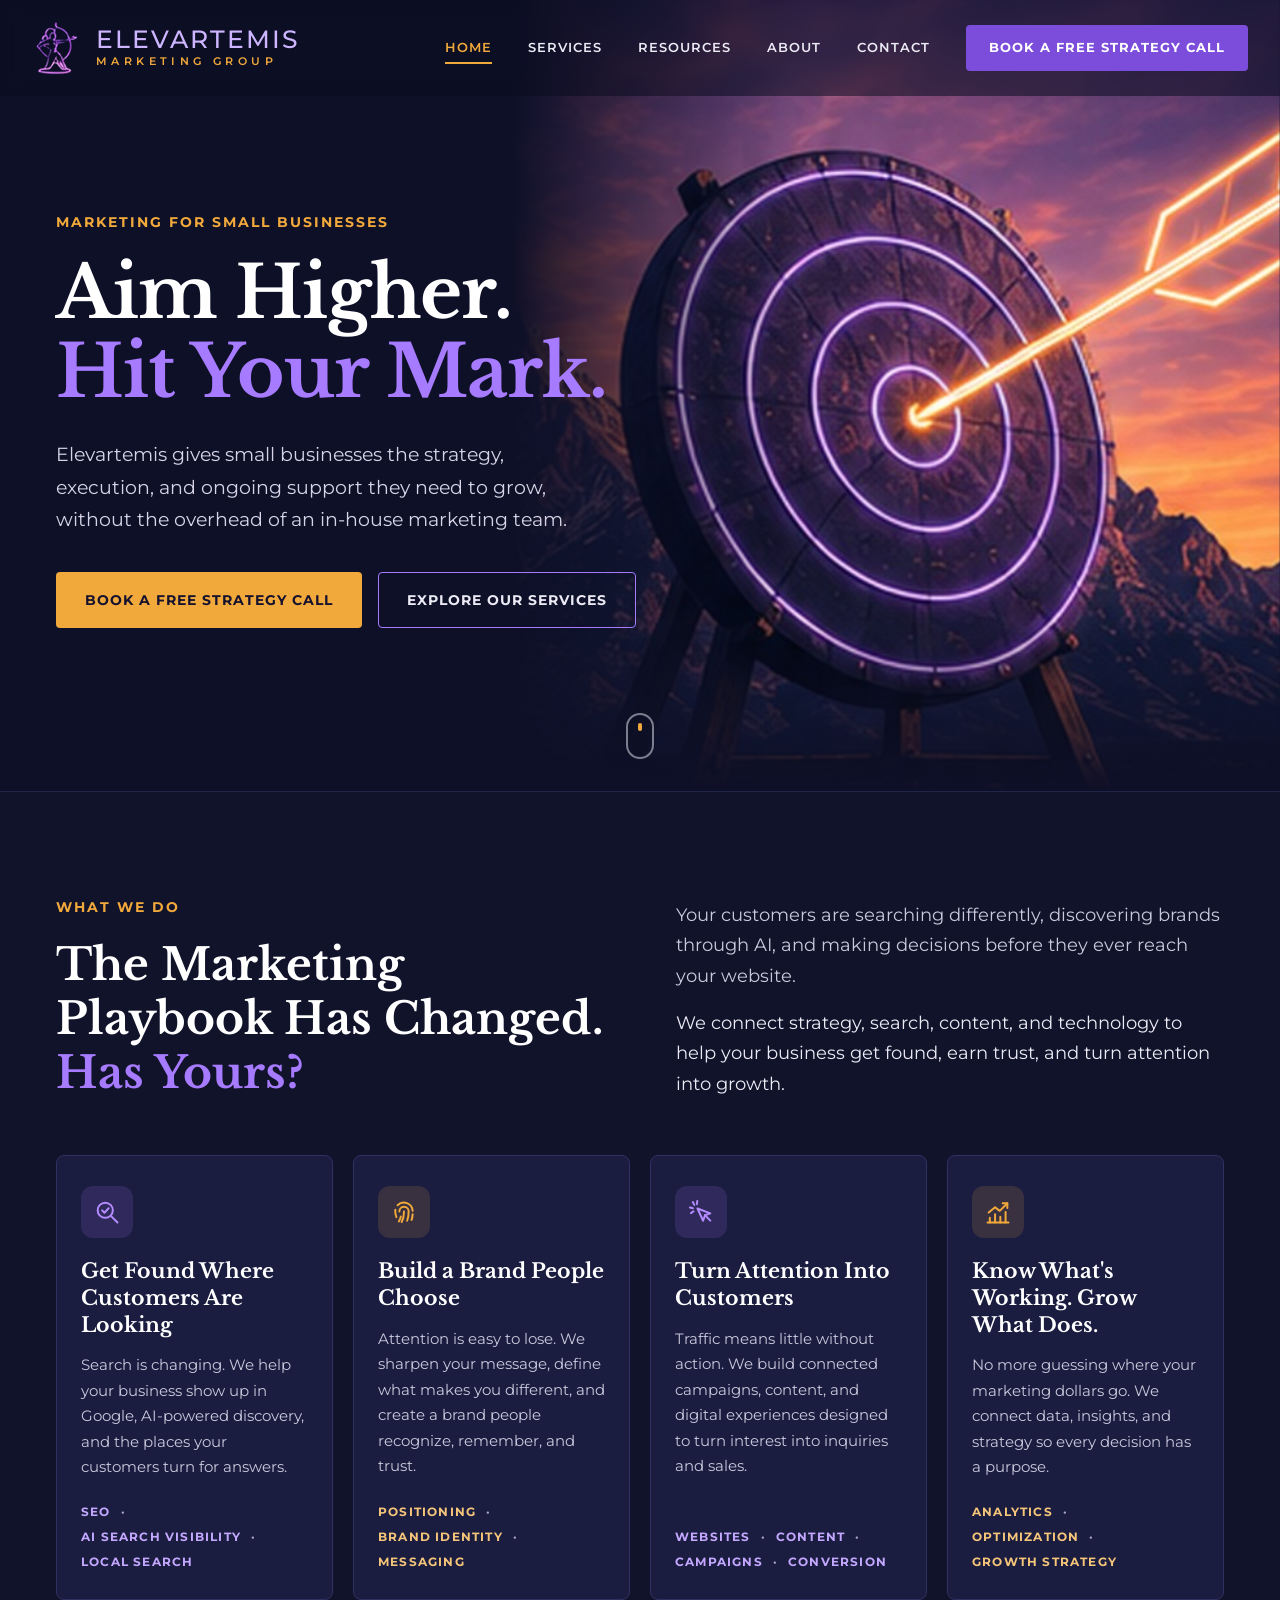
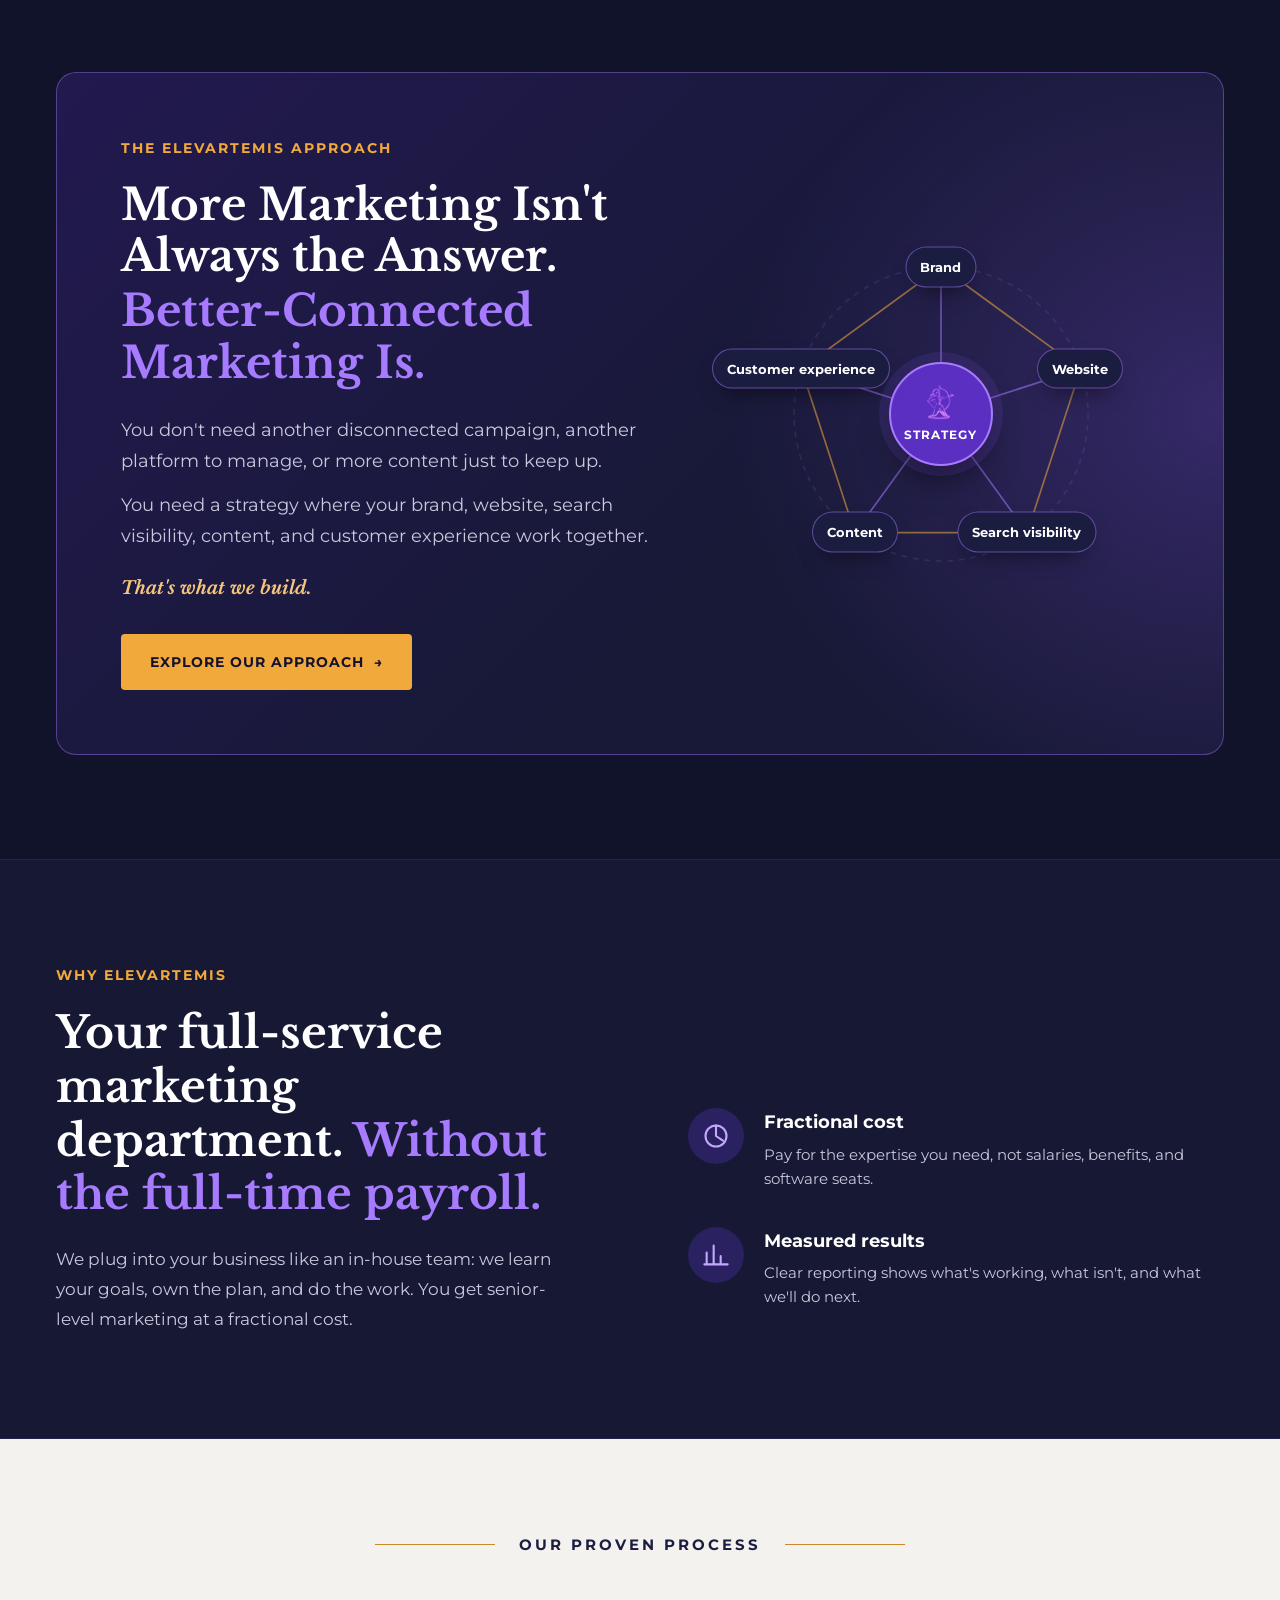
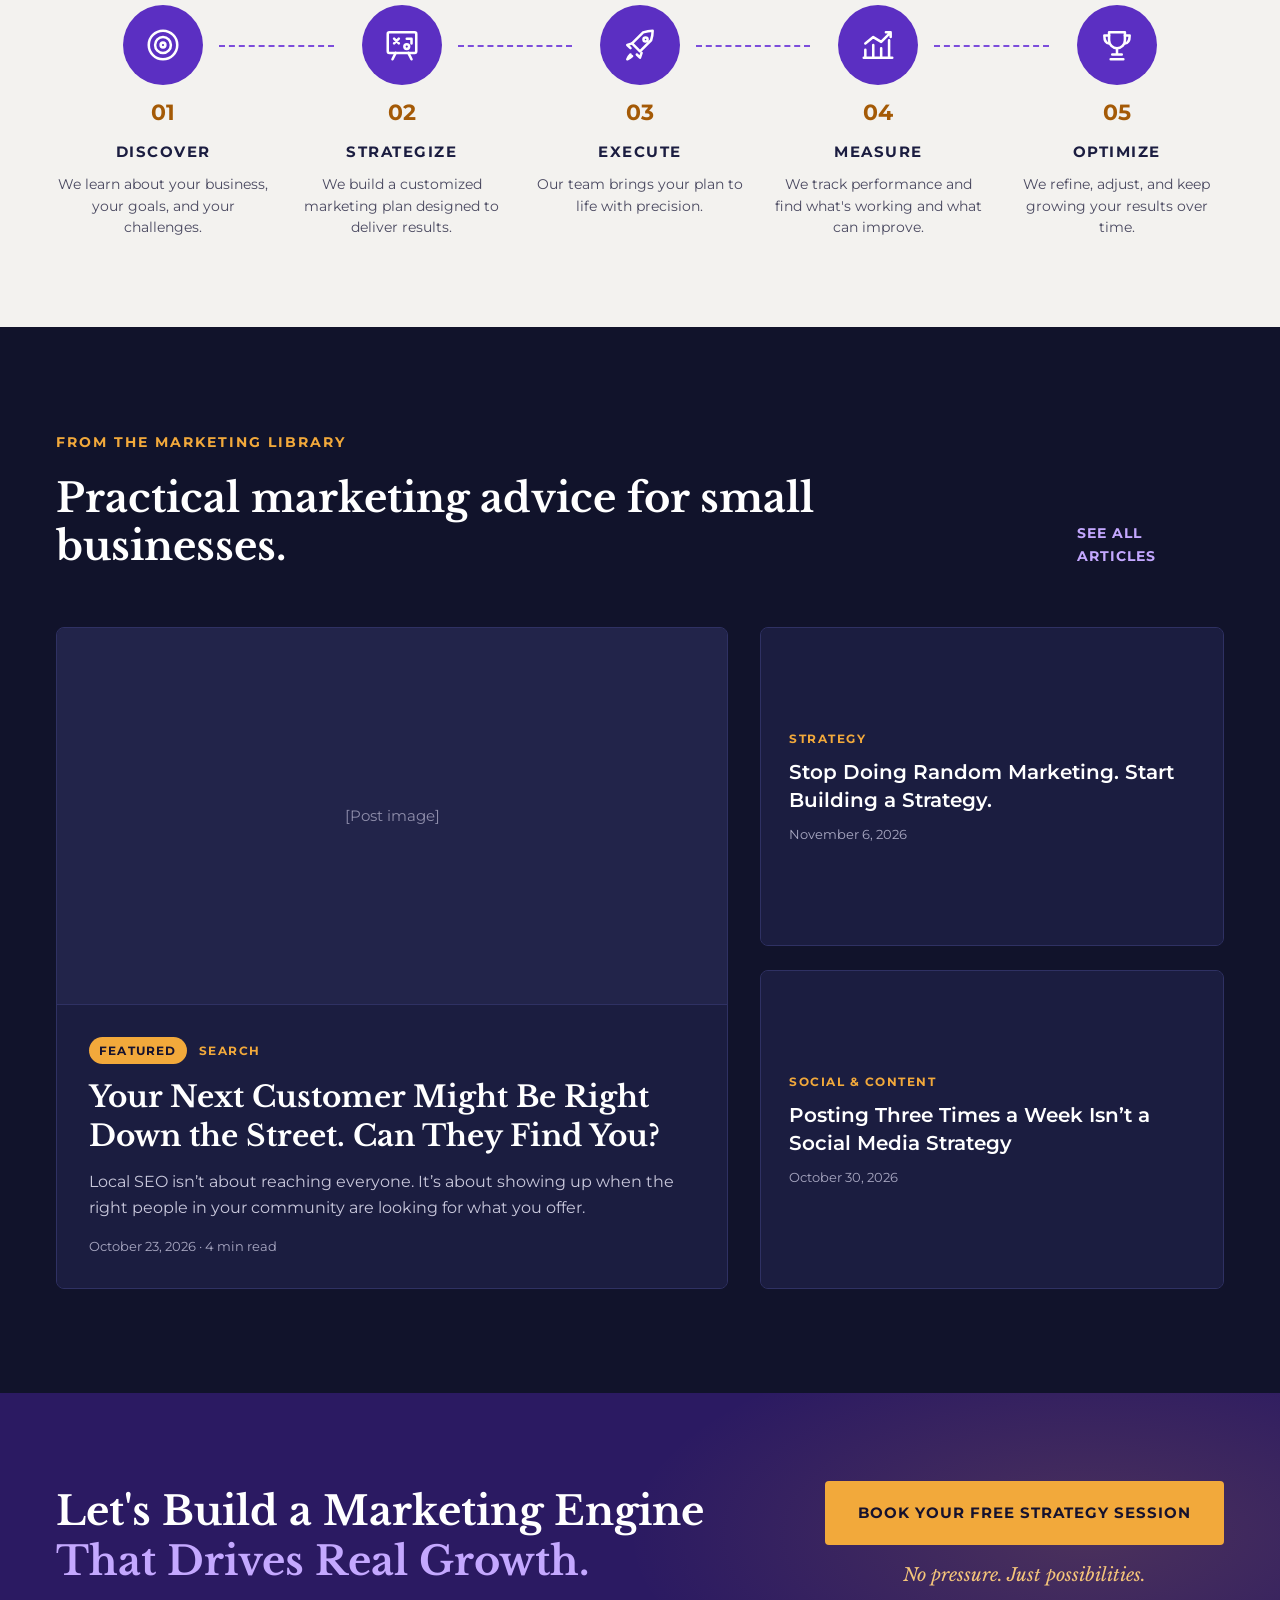
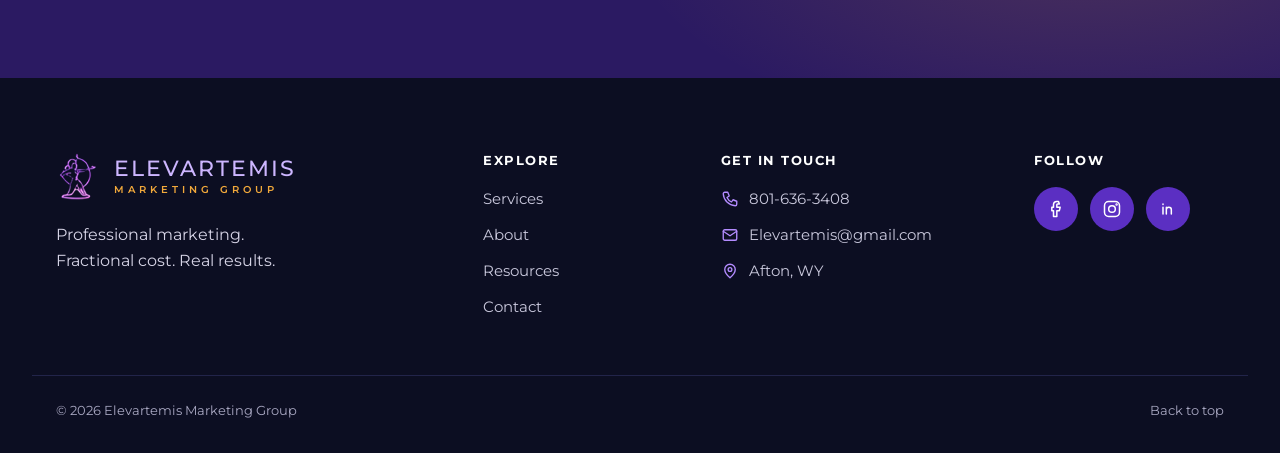
<file: index.html>
<!doctype html>
<html lang="en">
<head>
  <meta charset="utf-8">
  <meta name="viewport" content="width=device-width, initial-scale=1">
  <title>Elevartemis Marketing Group | Fractional Marketing for Small Businesses</title>
  <meta name="description" content="Elevartemis is the full-service marketing department small businesses need: strategy, execution, and ongoing support without the full-time payroll.">
  <link rel="icon" href="images/logo.png">
  <link rel="preconnect" href="https://fonts.googleapis.com">
  <link rel="preconnect" href="https://fonts.gstatic.com" crossorigin>
  <link href="https://fonts.googleapis.com/css2?family=Libre+Baskerville:ital,wght@0,400;0,700;1,400&family=Montserrat:wght@400;500;600;700&display=swap" rel="stylesheet">
  <link rel="stylesheet" href="css/styles.css">
  <link rel="stylesheet" href="css/work.css">
  <script>document.documentElement.classList.add('js');</script>
</head>
<body data-page="home">
  <a class="skip-link" href="#main">Skip to content</a>

  <!-- ============ HEADER ============ -->
  <header class="site-header" id="siteHeader">
    <div class="header-inner">
      <a class="brand" href="#top" aria-label="Elevartemis Marketing Group home">
        <img src="images/logo.png" alt="" width="50" height="58">
        <span class="brand-text">
          <span class="brand-name">Elevartemis</span>
          <span class="brand-sub">MARKETING GROUP</span>
        </span>
      </a>

      <button class="menu-toggle" id="menuToggle" aria-expanded="false" aria-controls="mainNav" aria-label="Open menu">
        <span></span><span></span><span></span>
      </button>

      <nav class="main-nav" id="mainNav" aria-label="Main">
        <a href="#top" class="nav-link is-active" aria-current="page">Home</a>
        <a href="services.html" class="nav-link">Services</a>
        <a href="resources.html" class="nav-link">Resources</a>
        <a href="about.html" class="nav-link">About</a>
        <a href="contact.html" class="nav-link">Contact</a>
        <a href="contact.html" class="btn btn-purple nav-cta">Book a free strategy call</a>
      </nav>
    </div>
  </header>

  <main id="main">
    <!-- ============ HERO ============ -->
    <section class="hero" id="top">
      <div class="hero-media" aria-hidden="true">
        <img src="images/hero.jpg" alt="" id="heroImg">
      </div>
      <div class="hero-shade" aria-hidden="true"></div>

      <div class="container hero-content">
        <p class="eyebrow hero-anim" style="--d:0">Marketing for small businesses</p>
        <h1 class="hero-title">
          <span class="hero-line hero-anim" style="--d:1">Aim Higher.</span>
          <span class="hero-line accent hero-anim" style="--d:2">Hit Your Mark.</span>
        </h1>
        <p class="hero-text hero-anim" style="--d:3">Elevartemis gives small businesses the strategy, execution, and ongoing support they need to grow, without the overhead of an in-house marketing team.</p>
        <div class="hero-actions hero-anim" style="--d:4">
          <a href="contact.html" class="btn btn-orange btn-lg">Book a free strategy call</a>
          <a href="services.html" class="btn btn-outline btn-lg">Explore our services</a>
        </div>
      </div>

      <a href="#services" class="scroll-cue" aria-label="Scroll to services">
        <span></span>
      </a>
    </section>

    <!-- ============ TRUST STRIP (hidden for now) ============
         To bring it back: delete these four lines and the
         "END TRUST STRIP" line at the bottom, then replace each
         [Client logo] with <img src="images/client-name.png" alt="Client name">.
    <section class="trust" aria-label="Clients">
      <div class="container trust-inner">
        <p class="trust-label" data-reveal>Trusted by growing businesses across [YOUR REGION]</p>
        <ul class="logo-row">
          <li class="logo-slot" data-reveal style="--d:1">[Client logo]</li>
          <li class="logo-slot" data-reveal style="--d:2">[Client logo]</li>
          <li class="logo-slot" data-reveal style="--d:3">[Client logo]</li>
          <li class="logo-slot" data-reveal style="--d:4">[Client logo]</li>
          <li class="logo-slot" data-reveal style="--d:5">[Client logo]</li>
        </ul>
      </div>
    </section>
    ============ END TRUST STRIP ============ -->

    <!-- ============ WHAT WE DO ============ -->
    <section class="section services" id="services">
      <div class="container">
        <div class="wwd-head">
          <div data-reveal>
            <p class="eyebrow">What we do</p>
            <h2 class="section-title lg">The Marketing Playbook Has Changed. <span class="accent">Has Yours?</span></h2>
          </div>
          <div class="wwd-copy" data-reveal style="--d:1">
            <p>Your customers are searching differently, discovering brands through AI, and making decisions before they ever reach your website.</p>
            <p>We connect strategy, search, content, and technology to help your business get found, earn trust, and turn attention into growth.</p>
          </div>
        </div>

        <div class="outcome-grid">
          <article class="card outcome-card" data-reveal style="--d:1">
            <span class="outcome-icon"><svg viewBox="0 0 24 24" aria-hidden="true"><circle cx="10.5" cy="10.5" r="6.5"/><path d="M15.5 15.5L21 21"/><path d="M7.8 10.6l2 2 3.6-3.8"/></svg></span>
            <h3>Get Found Where Customers Are Looking</h3>
            <p>Search is changing. We help your business show up in Google, AI-powered discovery, and the places your customers turn for answers.</p>
            <ul class="outcome-tags" aria-label="Expertise"><li>SEO</li><li>AI Search Visibility</li><li>Local Search</li></ul>
          </article>
          <article class="card outcome-card warm" data-reveal style="--d:2">
            <span class="outcome-icon"><svg viewBox="0 0 24 24" aria-hidden="true"><path d="M6.5 6.2A7.5 7.5 0 0 1 19.4 11"/><path d="M4.6 10a7.4 7.4 0 0 0-.1 1.4c0 2 .4 3.6 1 5"/><path d="M8 11.5a4 4 0 0 1 8 0c0 3-.4 5.6-1.3 8"/><path d="M12 11.5c0 3.6-.6 6.5-2 9"/><path d="M19.4 14c-.1 1.8-.4 3.4-.9 4.8"/><path d="M9.3 15.8c-.3 1.6-.9 3-1.7 4.2"/></svg></span>
            <h3>Build a Brand People Choose</h3>
            <p>Attention is easy to lose. We sharpen your message, define what makes you different, and create a brand people recognize, remember, and trust.</p>
            <ul class="outcome-tags" aria-label="Expertise"><li>Positioning</li><li>Brand Identity</li><li>Messaging</li></ul>
          </article>
          <article class="card outcome-card" data-reveal style="--d:3">
            <span class="outcome-icon"><svg viewBox="0 0 24 24" aria-hidden="true"><path d="M9 9l11 4.2-4.6 1.6L13.8 19.5z"/><path d="M15.4 14.8L20 19.4"/><path d="M5 3.5l1.3 2.4M2.5 8.2l2.6.6M8.8 2.6l-.3 2.7M3.4 13l2.2-1.6"/></svg></span>
            <h3>Turn Attention Into Customers</h3>
            <p>Traffic means little without action. We build connected campaigns, content, and digital experiences designed to turn interest into inquiries and sales.</p>
            <ul class="outcome-tags" aria-label="Expertise"><li>Websites</li><li>Content</li><li>Campaigns</li><li>Conversion</li></ul>
          </article>
          <article class="card outcome-card warm" data-reveal style="--d:4">
            <span class="outcome-icon"><svg viewBox="0 0 24 24" aria-hidden="true"><path d="M3 21h18"/><path d="M5 21v-4M9.5 21v-7M14 21v-5M18.5 21v-9"/><path d="M4 12.5l5.5-4.5 4 3L20 4.5"/><path d="M16 4.5h4v4"/></svg></span>
            <h3>Know What's Working. Grow What Does.</h3>
            <p>No more guessing where your marketing dollars go. We connect data, insights, and strategy so every decision has a purpose.</p>
            <ul class="outcome-tags" aria-label="Expertise"><li>Analytics</li><li>Optimization</li><li>Growth Strategy</li></ul>
          </article>
        </div>

        <!-- The Elevartemis approach -->
        <div class="approach" data-reveal>
          <div class="approach-copy">
            <p class="eyebrow">The Elevartemis approach</p>
            <h2 class="approach-title">More Marketing Isn't Always the Answer. <span class="accent">Better-Connected Marketing&nbsp;Is.</span></h2>
            <p>You don't need another disconnected campaign, another platform to manage, or more content just to keep up.</p>
            <p>You need a strategy where your brand, website, search visibility, content, and customer experience work together.</p>
            <p class="approach-punch">That's what we build.</p>
            <a href="services.html" class="btn btn-orange btn-lg approach-btn">Explore Our Approach <span aria-hidden="true">&rarr;</span></a>
          </div>

          <div class="approach-visual" aria-hidden="true">
            <svg class="approach-lines" viewBox="0 0 400 400">
              <circle class="orbit" cx="200" cy="200" r="140"/>
              <path d="M200 200 L200 60"/><path d="M200 200 L333 157"/><path d="M200 200 L282 313"/>
              <path d="M200 200 L118 313"/><path d="M200 200 L67 157"/>
              <path class="ring" d="M200 60 L333 157 L282 313 L118 313 L67 157 Z"/>
            </svg>
            <span class="node n-center"><img src="images/logo.png" alt=""><b>Strategy</b></span>
            <span class="node n1">Brand</span>
            <span class="node n2">Website</span>
            <span class="node n3">Search visibility</span>
            <span class="node n4">Content</span>
            <span class="node n5">Customer experience</span>
          </div>
        </div>
      </div>
    </section>

    <!-- ============ WHY US ============ -->
    <section class="section why" id="about">
      <div class="container why-grid">
        <div class="why-copy" data-reveal>
          <p class="eyebrow">Why Elevartemis</p>
          <h2 class="section-title lg">Your full-service marketing department.<span class="accent"> Without the full-time payroll.</span></h2>
          <p class="lead">We plug into your business like an in-house team: we learn your goals, own the plan, and do the work. You get senior-level marketing at a fractional cost.</p>
        </div>
        <ul class="why-list">
          <li data-reveal style="--d:1">
            <span class="why-icon" aria-hidden="true"><svg viewBox="0 0 24 24"><circle cx="12" cy="8" r="4"/><path d="M4 21c1-4 4-6 8-6s7 2 8 6"/></svg></span>
            <div><h3>One accountable partner</h3><p>No juggling freelancers. One team owns your strategy and every channel.</p></div>
          </li>
          <li data-reveal style="--d:2">
            <span class="why-icon" aria-hidden="true"><svg viewBox="0 0 24 24"><circle cx="12" cy="12" r="9"/><path d="M12 3v9l6 4"/></svg></span>
            <div><h3>Fractional cost</h3><p>Pay for the expertise you need, not salaries, benefits, and software seats.</p></div>
          </li>
          <li data-reveal style="--d:3">
            <span class="why-icon" aria-hidden="true"><svg viewBox="0 0 24 24"><path d="M4 20V10M10 20V4M16 20v-7M22 20H2"/></svg></span>
            <div><h3>Measured results</h3><p>Clear reporting shows what's working, what isn't, and what we'll do next.</p></div>
          </li>
        </ul>
      </div>
    </section>

    <!-- ============ PROCESS ============ -->
    <section class="section process" aria-labelledby="processTitle">
      <div class="container">
        <div class="section-head center" data-reveal>
          <h2 class="rule-label dark" id="processTitle">Our proven process</h2>
        </div>
        <ol class="process-steps" id="processSteps">
          <li class="step" style="--i:0">
            <span class="step-circle"><svg viewBox="0 0 24 24" aria-hidden="true"><circle cx="12" cy="12" r="9"/><circle cx="12" cy="12" r="5"/><circle cx="12" cy="12" r="1.5"/></svg></span>
            <span class="step-num">01</span>
            <h3>Discover</h3>
            <p>We learn about your business, your goals, and your challenges.</p>
          </li>
          <li class="step" style="--i:1">
            <span class="step-circle"><svg viewBox="0 0 24 24" aria-hidden="true"><rect x="3" y="4" width="18" height="13" rx="1"/><path d="M8 17l-2 4M16 17l2 4M7 8l3 3M10 8l-3 3M15 8h3v3"/><circle cx="15" cy="13" r="1.5"/></svg></span>
            <span class="step-num">02</span>
            <h3>Strategize</h3>
            <p>We build a customized marketing plan designed to deliver results.</p>
          </li>
          <li class="step" style="--i:2">
            <span class="step-circle"><svg viewBox="0 0 24 24" aria-hidden="true"><path d="M14 4c3-1 6-1 6-1s0 3-1 6l-7 7-5-5z"/><path d="M7 11l-3 1 2 2M13 17l-1 3-2-2M6 18c-1 1-2 3-2 3s2-1 3-2"/><circle cx="15.5" cy="8.5" r="1.3"/></svg></span>
            <span class="step-num">03</span>
            <h3>Execute</h3>
            <p>Our team brings your plan to life with precision.</p>
          </li>
          <li class="step" style="--i:3">
            <span class="step-circle"><svg viewBox="0 0 24 24" aria-hidden="true"><path d="M4 20v-5M9 20v-8M14 20v-6M19 20V9M3 20h18M4 11l5-4 5 3 6-6M17 4h3v3"/></svg></span>
            <span class="step-num">04</span>
            <h3>Measure</h3>
            <p>We track performance and find what's working and what can improve.</p>
          </li>
          <li class="step" style="--i:4">
            <span class="step-circle"><svg viewBox="0 0 24 24" aria-hidden="true"><path d="M7 4h10v5a5 5 0 0 1-10 0z"/><path d="M7 6H4c0 3 1 5 3 5M17 6h3c0 3-1 5-3 5M12 14v4M8 21h8M9 18h6"/></svg></span>
            <span class="step-num">05</span>
            <h3>Optimize</h3>
            <p>We refine, adjust, and keep growing your results over time.</p>
          </li>
        </ol>
      </div>
    </section>

    <!-- HIDDEN FOR NOW (Nov 2026): Our Work preview and testimonial. Saved for later; restore once
    client work and testimonials are ready.
    ============ OUR WORK PREVIEW ============
    <section class="section work built" id="work">
      <div class="container">
        <div class="section-head split" data-reveal>
          <div>
            <p class="eyebrow">Our work</p>
            <h2 class="section-title">A few things we've built.</h2>
          </div>
          <a href="work.html" class="text-link">View Our Work &rarr;</a>
        </div>
        <div class="built-grid">
          <a href="work.html#websites" class="built-card built-main" data-reveal style="--d:1">
            <div class="browser" aria-hidden="true">
              <div class="browser-bar"><i></i><i></i><i></i><span>elevartemis.com</span></div>
              <div class="browser-screen"><img src="images/work-elevartemis-desktop.jpg" alt="" class="scroll-shot"></div>
            </div>
            <div class="built-info">
              <span class="built-cat">Website</span>
              <h3>Elevartemis brand website</h3>
              <p>Positioning, messaging, and a mobile-first build with one clear next step.</p>
            </div>
          </a>
          <a href="work.html#social" class="built-card" data-reveal style="--d:2">
            <div class="built-img square"><img src="images/preview-social.jpg" alt="" loading="lazy"></div>
            <div class="built-info">
              <span class="built-cat">Social &amp; content</span>
              <h3>A cohesive content system</h3>
              <p>Four content pillars, one visual language.</p>
            </div>
          </a>
          <a href="work.html#campaigns" class="built-card" data-reveal style="--d:3">
            <div class="built-img"><img src="images/preview-campaign.jpg" alt="" loading="lazy"></div>
            <div class="built-info">
              <span class="built-cat">Campaign</span>
              <h3>"Aim Higher" campaign</h3>
              <p>Landing page, email, ads, calendar, and reporting.</p>
            </div>
          </a>
        </div>
        <div class="built-cta" data-reveal>
          <a href="work.html" class="btn btn-outline btn-lg">View Our Work &rarr;</a>
        </div>
      </div>
    </section>

    ============ TESTIMONIAL ============
    <section class="section testimonial" aria-label="Client testimonial">
      <figure class="container narrow" data-reveal>
        <svg class="quote-mark" viewBox="0 0 48 36" aria-hidden="true"><path d="M0 36V20C0 9 6 2 18 0l2 5C13 7 10 11 10 17h9v19zM28 36V20C28 9 34 2 46 0l2 5c-7 2-10 6-10 12h9v19z"/></svg>
        <blockquote>[Client testimonial: one or two sentences about the results you delivered and what it was like to work with you.]</blockquote>
        <figcaption>[Client name], [Title], [Company]</figcaption>
      </figure>
    </section>
    ============ END HIDDEN SECTIONS ============ -->

    <!-- ============ BLOG ============ -->
    <section class="section blog" id="blog">
      <div class="container">
        <div class="section-head split" data-reveal>
          <div>
            <p class="eyebrow">From the Marketing Library</p>
            <h2 class="section-title">Practical marketing advice for small businesses.</h2>
          </div>
          <a href="resources.html#library" class="text-link">See all articles</a>
        </div>
        <div class="blog-grid has-featured">
          <a href="articles/local-seo-can-they-find-you.html" class="card post-card post-featured" data-reveal style="--d:1">
            <div class="media-placeholder">[Post image]</div>
            <div class="post-body">
              <span class="post-cat"><span class="post-flag">Featured</span>Search</span>
              <h3>Your Next Customer Might Be Right Down the Street. Can They Find You?</h3>
              <p class="post-excerpt">Local SEO isn&rsquo;t about reaching everyone. It&rsquo;s about showing up when the right people in your community are looking for what you offer.</p>
              <span class="post-date">October 23, 2026 &middot; 4 min read</span>
            </div>
          </a>
          <a href="articles/marketing-strategy.html" class="card post-card post-side" data-reveal style="--d:2">
            <div class="post-body"><span class="post-cat">Strategy</span><h3>Stop Doing Random Marketing. Start Building a Strategy.</h3><span class="post-date">November 6, 2026</span></div>
          </a>
          <a href="articles/social-media-strategy.html" class="card post-card post-side" data-reveal style="--d:3">
            <div class="post-body"><span class="post-cat">Social &amp; Content</span><h3>Posting Three Times a Week Isn&rsquo;t a Social Media Strategy</h3><span class="post-date">October 30, 2026</span></div>
          </a>
        </div>
      </div>
    </section>

    <!-- ============ CTA ============ -->
    <section class="cta cta-plain" id="contact">
      <div class="container cta-inner">
        <h2 class="cta-title" data-reveal>Let's Build a Marketing Engine <span class="accent">That Drives Real Growth.</span></h2>
        <div class="cta-actions" data-reveal style="--d:2">
          <a href="contact.html" class="btn btn-orange btn-xl">Book your free strategy session</a>
          <p class="cta-note">No pressure. Just possibilities.</p>
        </div>
      </div>
    </section>
  </main>

  <!-- ============ FOOTER ============ -->
  <footer class="site-footer">
    <div class="container footer-grid">
      <div class="footer-brand">
        <a class="brand" href="#top" aria-label="Elevartemis Marketing Group home">
          <img src="images/logo.png" alt="" width="44" height="52">
          <span class="brand-text">
            <span class="brand-name">Elevartemis</span>
            <span class="brand-sub">MARKETING GROUP</span>
          </span>
        </a>
        <p>Professional marketing.<br>Fractional cost. Real results.</p>
      </div>
      <nav class="footer-col" aria-label="Footer">
        <h2 class="footer-heading">Explore</h2>
        <a href="services.html">Services</a>
        <a href="about.html">About</a>
        <a href="resources.html">Resources</a>
        <a href="contact.html">Contact</a>
      </nav>
      <div class="footer-col">
        <h2 class="footer-heading">Get in touch</h2>
        <a href="tel:8016363408" class="contact-line"><svg viewBox="0 0 24 24" aria-hidden="true"><path d="M5 3h4l2 5-3 2a12 12 0 0 0 6 6l2-3 5 2v4a2 2 0 0 1-2 2A17 17 0 0 1 3 5a2 2 0 0 1 2-2z"/></svg>801-636-3408</a>
        <a href="mailto:Elevartemis@gmail.com" class="contact-line"><svg viewBox="0 0 24 24" aria-hidden="true"><rect x="3" y="5" width="18" height="14" rx="2"/><path d="M3 7l9 6 9-6"/></svg>Elevartemis@gmail.com</a>
        <span class="contact-line"><svg viewBox="0 0 24 24" aria-hidden="true"><path d="M12 21s-7-6-7-11a7 7 0 0 1 14 0c0 5-7 11-7 11z"/><circle cx="12" cy="10" r="2.5"/></svg>Afton, WY</span>
      </div>
      <div class="footer-col">
        <h2 class="footer-heading">Follow</h2>
        <div class="socials">
          <a href="#" aria-label="Elevartemis on Facebook"><svg viewBox="0 0 24 24" aria-hidden="true"><path d="M15 3h-2a4 4 0 0 0-4 4v3H7v4h2v7h4v-7h3l1-4h-4V7a1 1 0 0 1 1-1h2z"/></svg></a>
          <a href="#" aria-label="Elevartemis on Instagram"><svg viewBox="0 0 24 24" aria-hidden="true"><rect x="3" y="3" width="18" height="18" rx="5"/><circle cx="12" cy="12" r="4"/><circle cx="17.5" cy="6.5" r="0.6"/></svg></a>
          <a href="#" aria-label="Elevartemis on LinkedIn"><svg viewBox="0 0 24 24" aria-hidden="true"><path d="M6 10v8M6 6v.5M10 18v-8M10 13a3 3 0 0 1 6 0v5"/></svg></a>
        </div>
      </div>
    </div>
    <div class="container footer-bottom">
      <span>© <span id="year">2026</span> Elevartemis Marketing Group</span>
      <a href="#top" class="back-to-top">Back to top</a>
    </div>
  </footer>

  <script src="js/main.js"></script>
  <script src="js/work.js"></script>
</body>
</html>
</file>
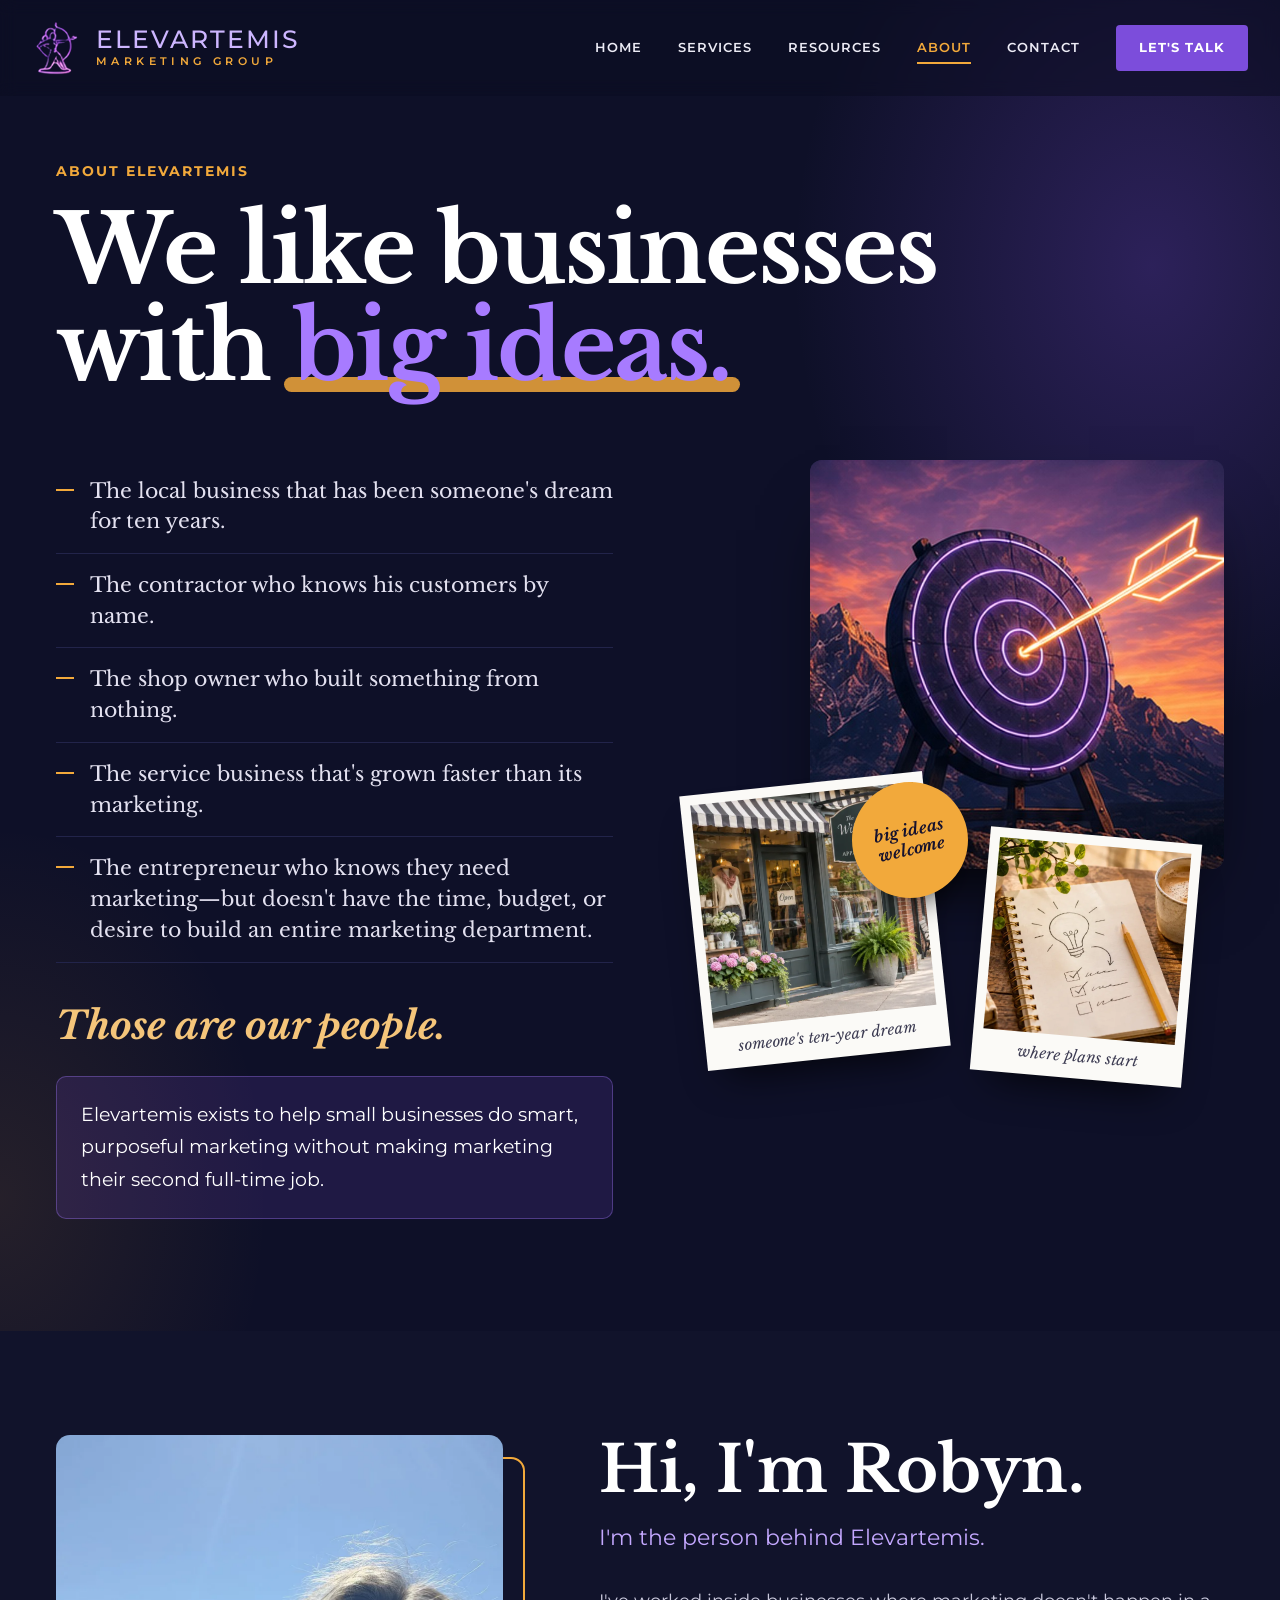
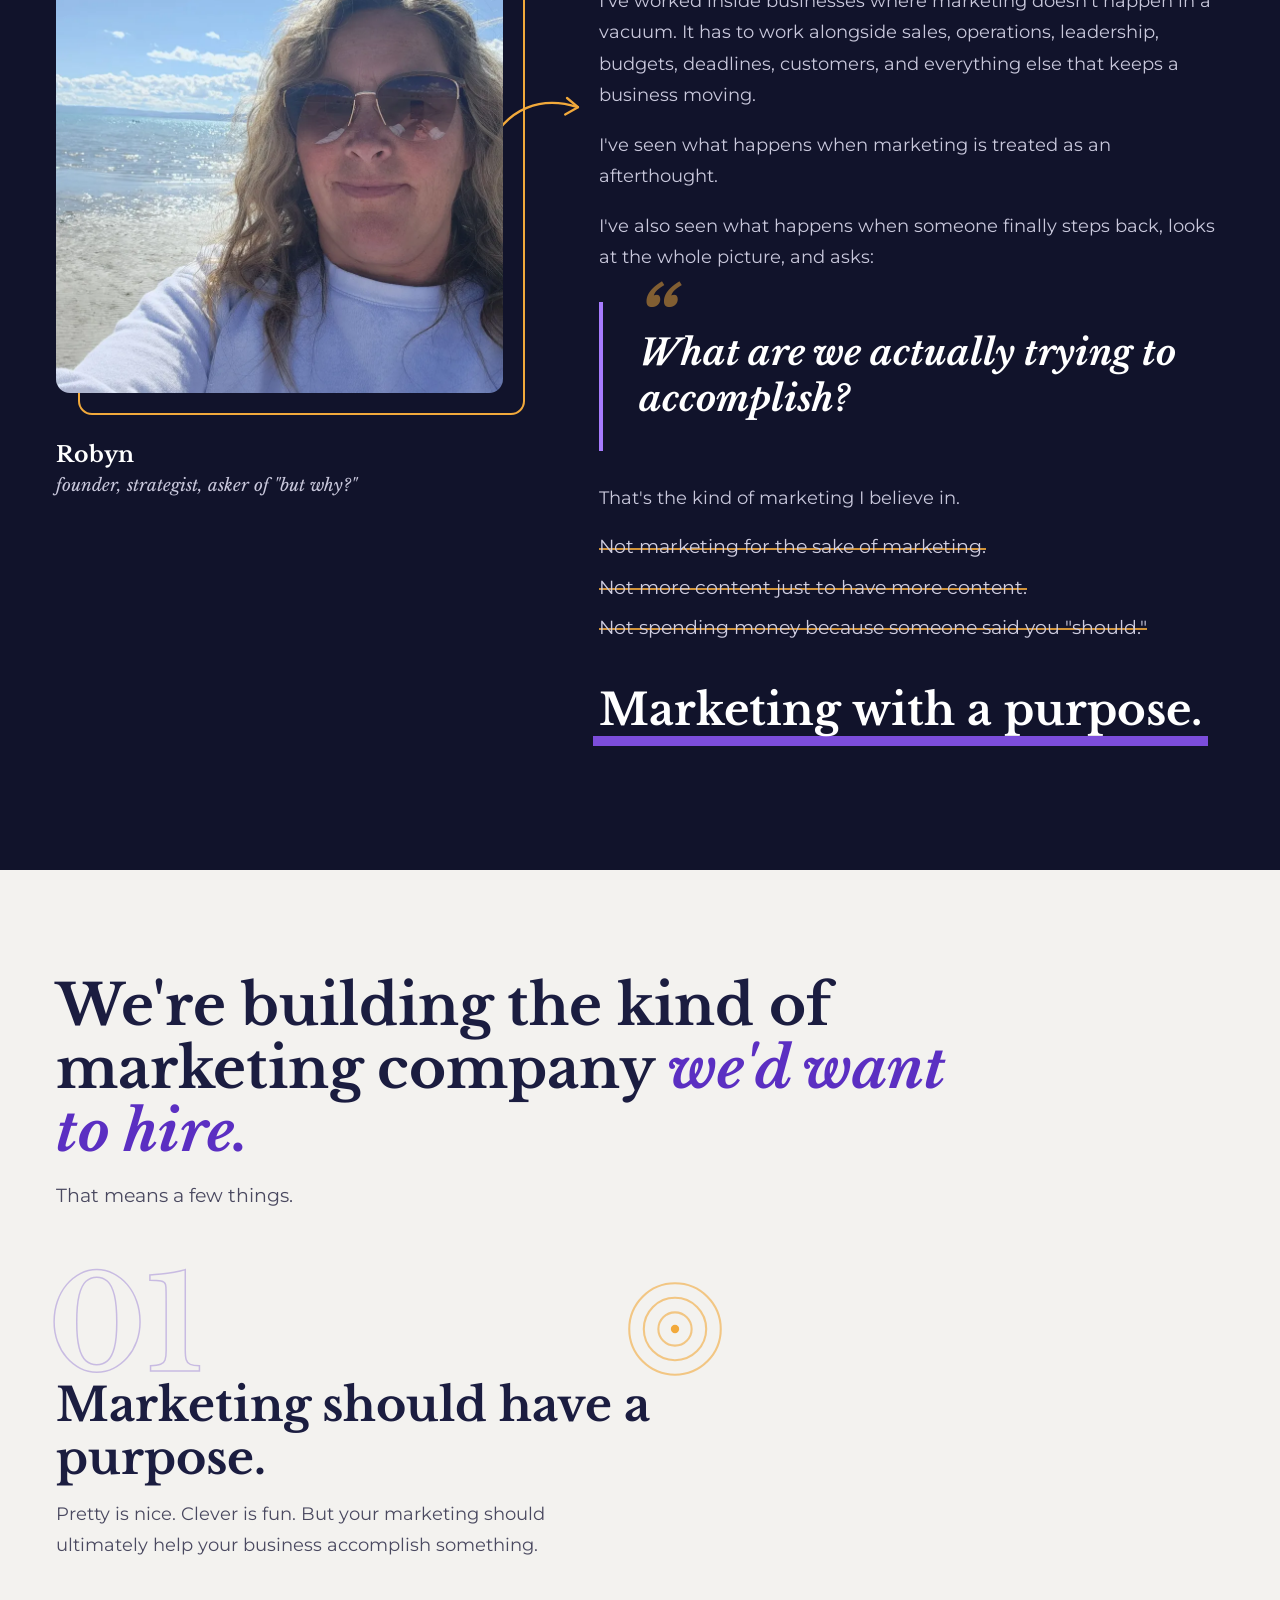
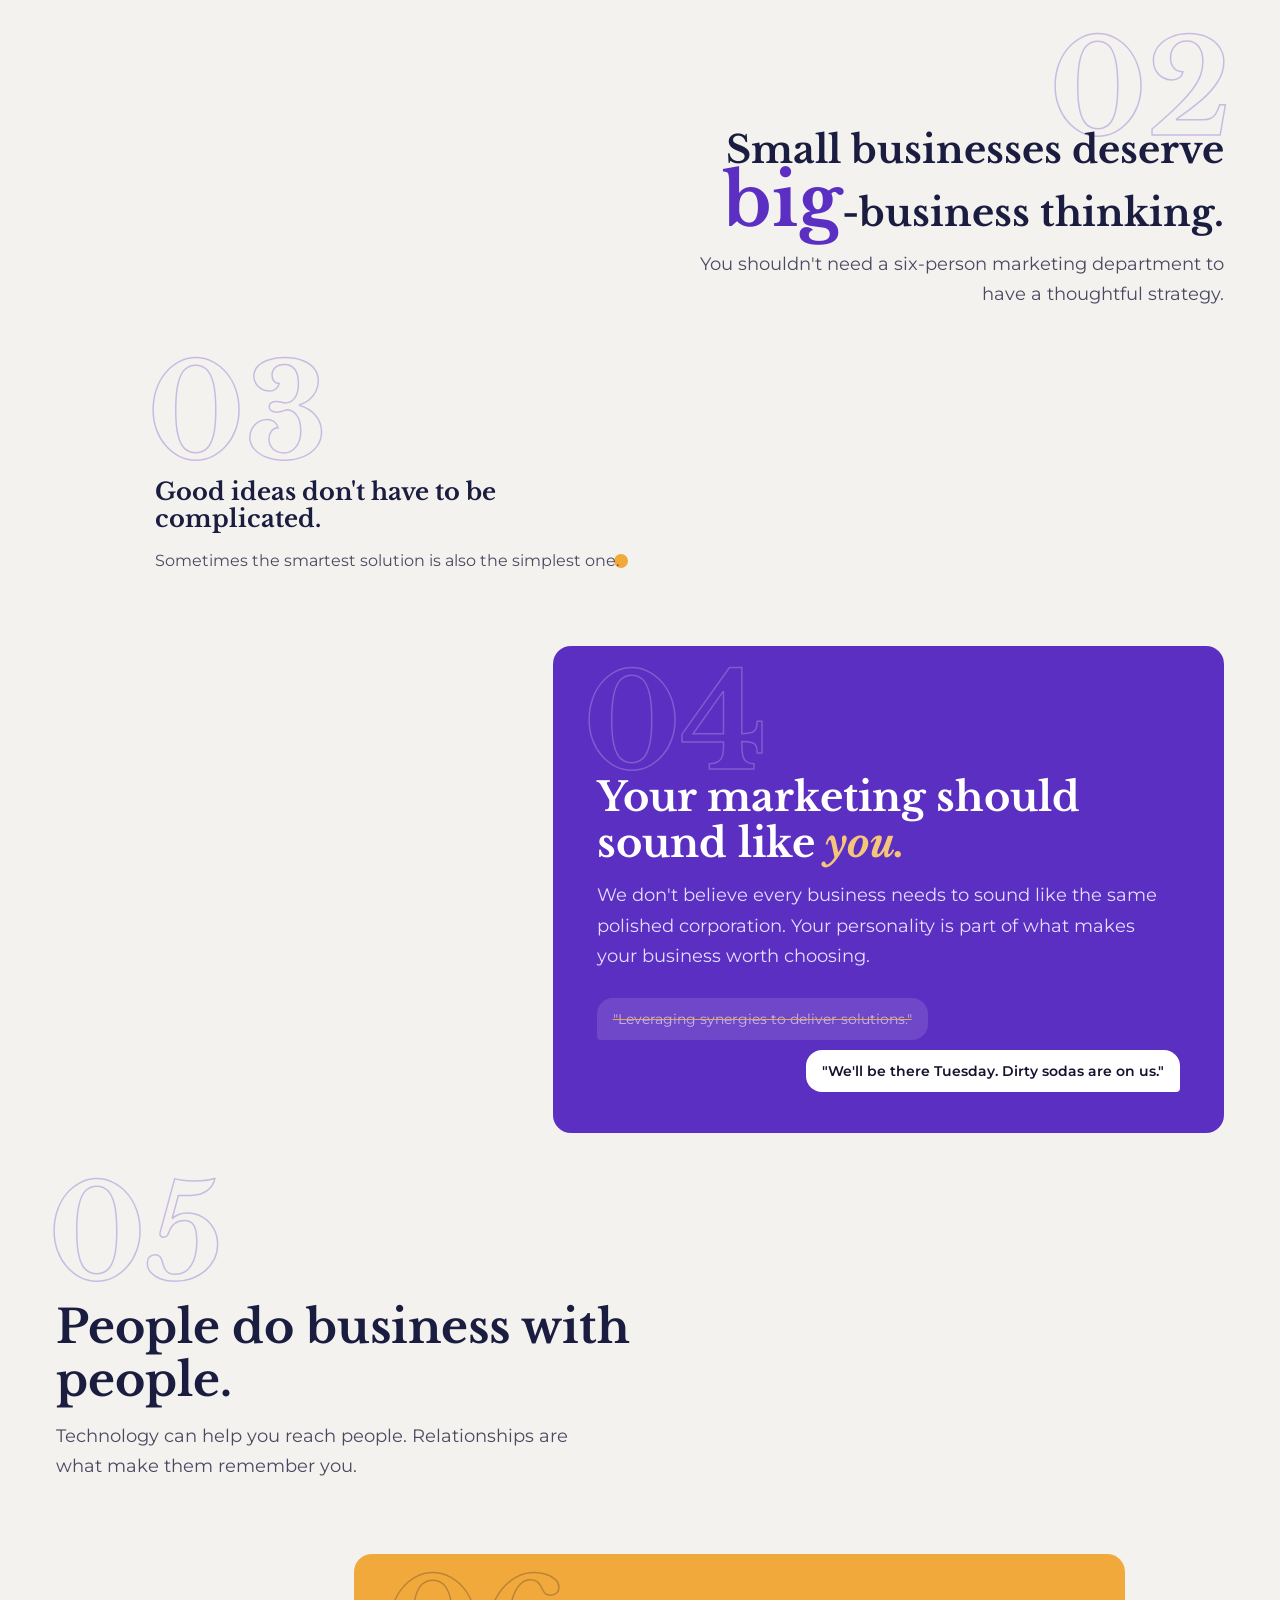
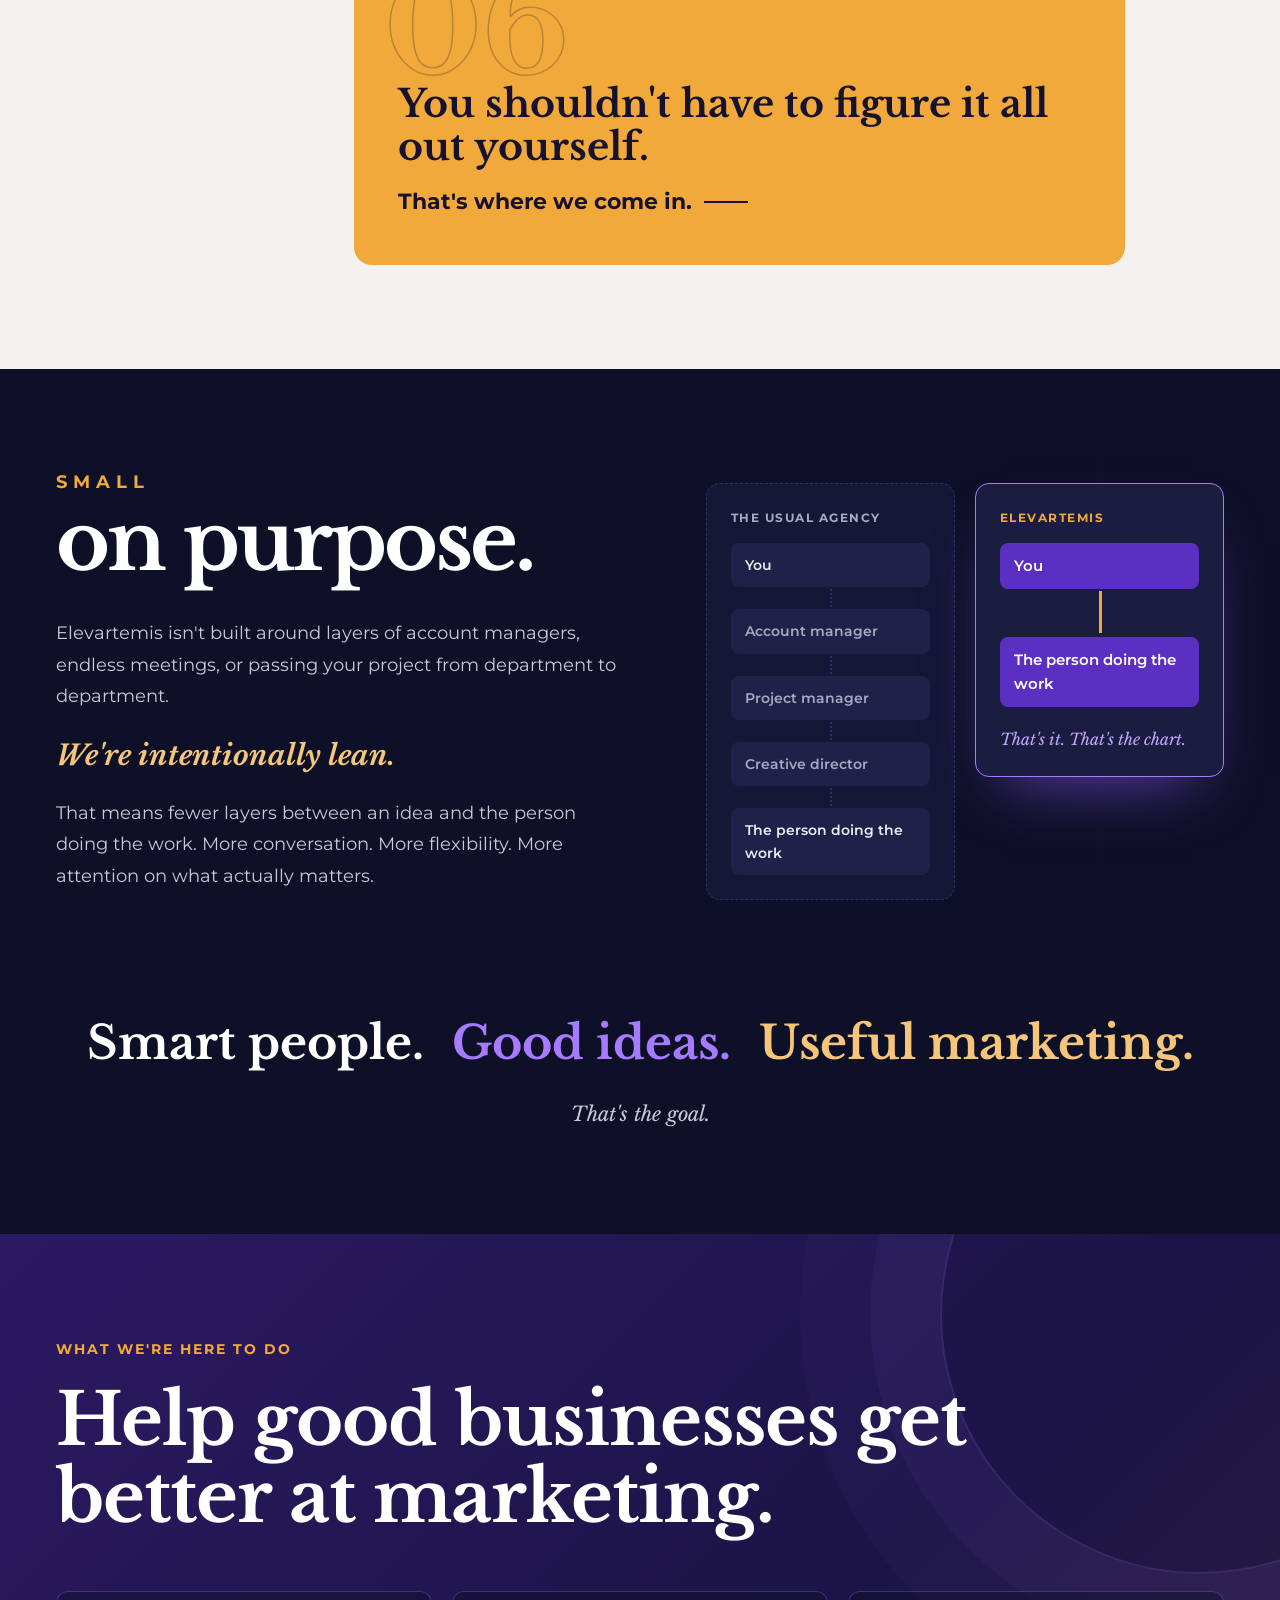
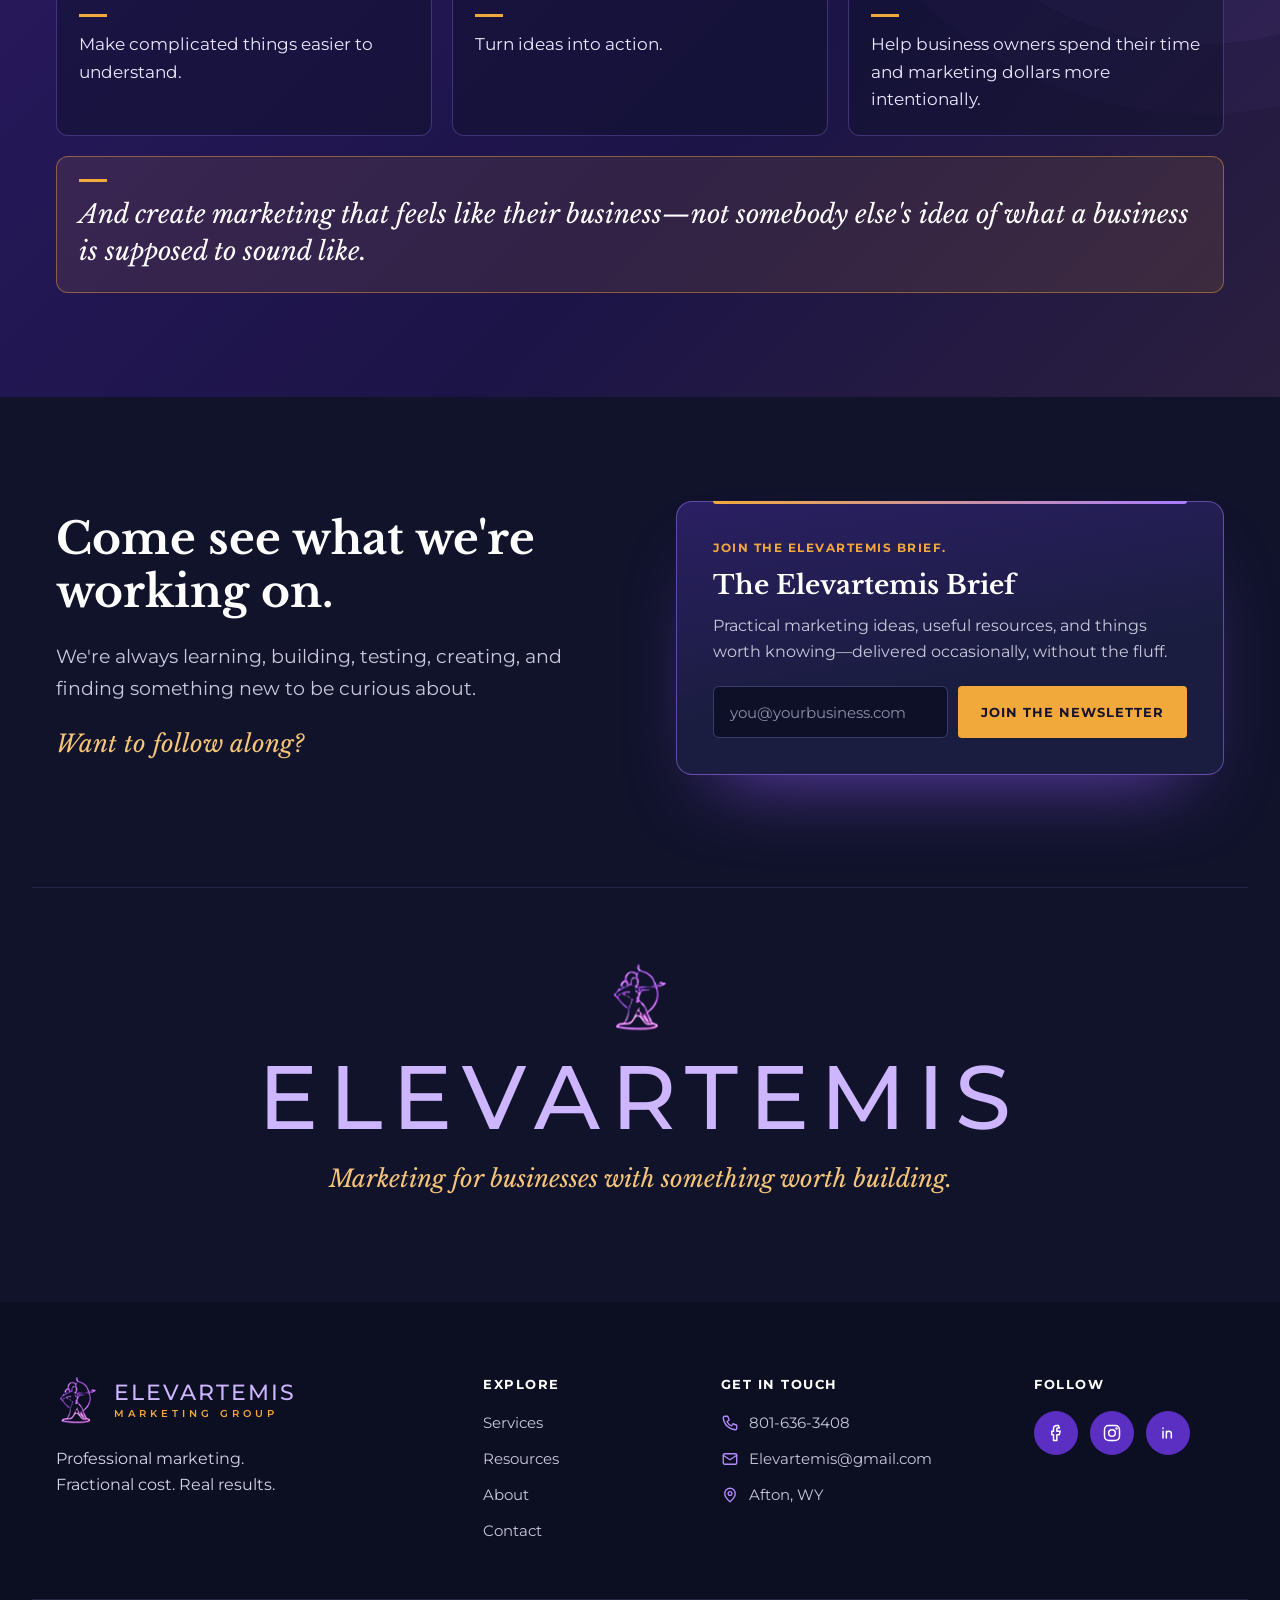
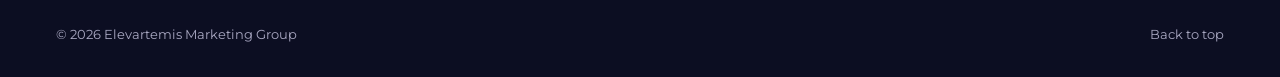
<file: about.html>
<!doctype html>
<html lang="en">
<head>
  <meta charset="utf-8">
  <meta name="viewport" content="width=device-width, initial-scale=1">
  <title>About | Elevartemis Marketing Group</title>
  <meta name="description" content="We like businesses with big ideas. Elevartemis helps small businesses do smart, purposeful marketing without making marketing their second full-time job.">
  <link rel="icon" href="images/logo.png">
  <link rel="preconnect" href="https://fonts.googleapis.com">
  <link rel="preconnect" href="https://fonts.gstatic.com" crossorigin>
  <link href="https://fonts.googleapis.com/css2?family=Libre+Baskerville:ital,wght@0,400;0,700;1,400&family=Montserrat:wght@400;500;600;700&display=swap" rel="stylesheet">
  <link rel="stylesheet" href="css/styles.css">
  <link rel="stylesheet" href="css/services.css">
  <link rel="stylesheet" href="css/resources.css">
  <link rel="stylesheet" href="css/about.css">
  <script>document.documentElement.classList.add('js');</script>
</head>
<body data-page="about">
  <a class="skip-link" href="#main">Skip to content</a>

  <!-- ============ HEADER ============ -->
  <header class="site-header" id="siteHeader">
    <div class="header-inner">
      <a class="brand" href="index.html" aria-label="Elevartemis Marketing Group home">
        <img src="images/logo.png" alt="" width="50" height="58">
        <span class="brand-text">
          <span class="brand-name">Elevartemis</span>
          <span class="brand-sub">MARKETING GROUP</span>
        </span>
      </a>
      <button class="menu-toggle" id="menuToggle" aria-expanded="false" aria-controls="mainNav" aria-label="Open menu">
        <span></span><span></span><span></span>
      </button>
      <nav class="main-nav" id="mainNav" aria-label="Main">
        <a href="index.html" class="nav-link">Home</a>
        <a href="services.html" class="nav-link">Services</a>
        <a href="resources.html" class="nav-link">Resources</a>
        <a href="about.html" class="nav-link is-active" aria-current="page">About</a>
        <a href="contact.html" class="nav-link">Contact</a>
        <a href="contact.html" class="btn btn-purple nav-cta">Let's talk</a>
      </nav>
    </div>
  </header>

  <main id="main">

    <!-- =====================================================
         PHOTOS: every .photo-slot is ready for a real image.
         Replace the <div class="photo-empty">…</div> inside it
         with: <img src="images/your-photo.jpg" alt="Describe the photo">
         ===================================================== -->

    <!-- ============ 1. HERO ============ -->
    <section class="ab-hero">
      <div class="container">
        <p class="eyebrow hero-anim" style="--d:0">About Elevartemis</p>
        <h1 class="ab-hero-title hero-anim" style="--d:1">We like businesses with <span class="big-idea">big ideas.</span></h1>

        <div class="ab-hero-grid">
          <div class="people-list">
            <ul>
              <li class="hero-anim" style="--d:2">The local business that has been someone's dream for ten years.</li>
              <li class="hero-anim" style="--d:3">The contractor who knows his customers by name.</li>
              <li class="hero-anim" style="--d:4">The shop owner who built something from nothing.</li>
              <li class="hero-anim" style="--d:5">The service business that's grown faster than its marketing.</li>
              <li class="hero-anim" style="--d:6">The entrepreneur who knows they need marketing—but doesn't have the time, budget, or desire to build an entire marketing department.</li>
            </ul>
            <p class="our-people hero-anim" style="--d:7">Those are our people.</p>
            <p class="ab-mission hero-anim" style="--d:8">Elevartemis exists to help small businesses do smart, purposeful marketing without making marketing their second full-time job.</p>
          </div>

          <div class="collage hero-anim" style="--d:4" aria-hidden="true">
            <figure class="photo-slot c1">
              <img src="images/hero.jpg" alt="">
            </figure>
            <figure class="photo-slot c2 polaroid">
              <img src="images/small-business-storefront-main-street.webp" alt="Small-town boutique storefront with a striped awning and flower boxes on Main Street" width="900" height="600" loading="lazy">
              <figcaption>someone's ten-year dream</figcaption>
            </figure>
            <figure class="photo-slot c3 polaroid">
              <img src="images/marketing-plan-notebook-ideas.webp" alt="Notebook with a lightbulb sketch and a marketing checklist on a wooden desk" width="900" height="600" loading="lazy" style="object-position: 35% 50%">
              <figcaption>where plans start</figcaption>
            </figure>
            <span class="sticker">big ideas welcome</span>
          </div>
        </div>
      </div>
    </section>

    <!-- ============ 2. ROBYN ============ -->
    <section class="section robyn" id="robyn" aria-labelledby="robynTitle">
      <div class="container robyn-grid">
        <div class="robyn-photo" data-reveal>
          <figure class="photo-slot portrait">
            <img src="images/robyn-founder-elevartemis-marketing.webp" alt="Robyn, founder of Elevartemis Marketing Group, smiling on a sunny lakeshore" width="900" height="1200" style="object-position: 60% 50%">
          </figure>
          <p class="photo-note"><span>Robyn</span>founder, strategist, asker of "but why?"</p>
          <svg class="doodle-arrow" viewBox="0 0 120 80" aria-hidden="true"><path d="M8 70 C 30 20, 70 10, 108 22"/><path d="M96 12 L108 22 L94 30"/></svg>
        </div>

        <div class="robyn-copy">
          <h2 class="robyn-title" id="robynTitle" data-reveal>Hi, I'm Robyn.</h2>
          <p class="robyn-lede" data-reveal>I'm the person behind Elevartemis.</p>
          <p data-reveal>I've worked inside businesses where marketing doesn't happen in a vacuum. It has to work alongside sales, operations, leadership, budgets, deadlines, customers, and everything else that keeps a business moving.</p>
          <p data-reveal>I've seen what happens when marketing is treated as an afterthought.</p>
          <p data-reveal>I've also seen what happens when someone finally steps back, looks at the whole picture, and asks:</p>
          <blockquote class="the-question" data-reveal>What are we actually trying to accomplish?</blockquote>
          <p data-reveal>That's the kind of marketing I believe in.</p>
          <ul class="nots" data-sequence>
            <li class="seq-item" style="--i:0"><span class="strike">Not marketing for the sake of marketing.</span></li>
            <li class="seq-item" style="--i:1"><span class="strike">Not more content just to have more content.</span></li>
            <li class="seq-item" style="--i:2"><span class="strike">Not spending money because someone said you "should."</span></li>
          </ul>
          <p class="purpose" data-reveal><span>Marketing with a purpose.</span></p>
        </div>
      </div>
    </section>

    <!-- ============ 3. PHILOSOPHY ============ -->
    <section class="section philosophy" aria-labelledby="philTitle">
      <div class="container">
        <header class="phil-head" data-reveal>
          <h2 class="phil-title" id="philTitle">We're building the kind of marketing company <em>we'd want to hire.</em></h2>
          <p>That means a few things.</p>
        </header>

        <ol class="phil-list">
          <li class="phil p1" data-reveal>
            <span class="phil-num" aria-hidden="true">01</span>
            <div class="phil-body">
              <h3>Marketing should have a purpose.</h3>
              <p>Pretty is nice. Clever is fun. But your marketing should ultimately help your business accomplish something.</p>
            </div>
            <svg class="phil-target" viewBox="0 0 100 100" aria-hidden="true"><circle cx="50" cy="50" r="44"/><circle cx="50" cy="50" r="30"/><circle cx="50" cy="50" r="16"/><circle cx="50" cy="50" r="4"/></svg>
          </li>

          <li class="phil p2" data-reveal>
            <span class="phil-num" aria-hidden="true">02</span>
            <div class="phil-body">
              <h3>Small businesses deserve <span class="size-play"><span class="sp-big">big</span>-business</span> thinking.</h3>
              <p>You shouldn't need a six-person marketing department to have a thoughtful strategy.</p>
            </div>
          </li>

          <li class="phil p3" data-reveal>
            <span class="phil-num" aria-hidden="true">03</span>
            <div class="phil-body">
              <h3>Good ideas don't have to be complicated.</h3>
              <p>Sometimes the smartest solution is also the simplest one.</p>
            </div>
            <span class="simple-dot" aria-hidden="true"></span>
          </li>

          <li class="phil p4" data-reveal>
            <span class="phil-num" aria-hidden="true">04</span>
            <div class="phil-body">
              <h3>Your marketing should sound like <span class="like-you">you.</span></h3>
              <p>We don't believe every business needs to sound like the same polished corporation. Your personality is part of what makes your business worth choosing.</p>
            </div>
            <div class="bubbles" aria-hidden="true"><span class="b-generic">"Leveraging synergies to deliver solutions."</span><span class="b-you">"We'll be there Tuesday. Dirty sodas are on us."</span></div>
          </li>

          <li class="phil p5" data-reveal>
            <span class="phil-num" aria-hidden="true">05</span>
            <div class="phil-body">
              <h3>People do business with people.</h3>
              <p>Technology can help you reach people. Relationships are what make them remember you.</p>
            </div>
          </li>

          <li class="phil p6" data-reveal>
            <span class="phil-num" aria-hidden="true">06</span>
            <div class="phil-body">
              <h3>You shouldn't have to figure it all out yourself.</h3>
              <p class="phil-come-in">That's where we come in.</p>
            </div>
          </li>
        </ol>
      </div>
    </section>

    <!-- ============ 4. SMALL ON PURPOSE ============ -->
    <section class="section small" aria-labelledby="smallTitle">
      <div class="container small-grid">
        <div class="small-copy">
          <h2 class="small-title" id="smallTitle" data-reveal><span class="st-small">Small</span> <span class="st-purpose">on purpose.</span></h2>
          <p data-reveal>Elevartemis isn't built around layers of account managers, endless meetings, or passing your project from department to department.</p>
          <p class="lean" data-reveal>We're intentionally lean.</p>
          <p data-reveal>That means fewer layers between an idea and the person doing the work. More conversation. More flexibility. More attention on what actually matters.</p>
        </div>

        <div class="layers" data-sequence aria-label="Fewer layers between your idea and the person doing the work">
          <div class="layer-col typical">
            <p class="layer-label">The usual agency</p>
            <ol>
              <li class="seq-item" style="--i:0">You</li>
              <li class="seq-item" style="--i:1">Account manager</li>
              <li class="seq-item" style="--i:2">Project manager</li>
              <li class="seq-item" style="--i:3">Creative director</li>
              <li class="seq-item" style="--i:4">The person doing the work</li>
            </ol>
          </div>
          <div class="layer-col ours">
            <p class="layer-label">Elevartemis</p>
            <ol>
              <li class="seq-item" style="--i:5">You</li>
              <li class="seq-item" style="--i:6">The person doing the work</li>
            </ol>
            <p class="layer-note seq-item" style="--i:7">That's it. That's the chart.</p>
          </div>
        </div>
      </div>

      <div class="container">
        <p class="goal-line" data-sequence>
          <span class="seq-item" style="--i:0">Smart people.</span>
          <span class="seq-item" style="--i:1">Good ideas.</span>
          <span class="seq-item" style="--i:2">Useful marketing.</span>
        </p>
        <p class="goal-sub" data-reveal>That's the goal.</p>
      </div>
    </section>

    <!-- HIDDEN FOR NOW (Nov 2026): "The people behind the work" section. Saved on purpose;
    revisit adding it back around September 2027. Remove this comment wrapper to restore it.
    ============ 5. PEOPLE & CULTURE ============
    <section class="section culture" aria-labelledby="cultureTitle">
      <div class="container">
        <div class="culture-head">
          <h2 class="section-title lg" id="cultureTitle" data-reveal>The people behind the work.</h2>
          <p class="serious" data-reveal>We're serious about the work.</p>
          <p class="not-serious" data-reveal>We're not always serious while we're doing it.</p>
        </div>

        <p class="culture-sentence" data-reveal>You'll probably find us brainstorming over dirty sodas, moving ideas around on a whiteboard, celebrating a launch, obsessing over a headline, laughing at something that absolutely should not have been that funny, or getting way too excited when the numbers finally move in the right direction.</p>

        (The board: swap photo slots for real behind-the-scenes shots as they happen)
        <div class="board" data-sequence aria-hidden="true">
          <figure class="photo-slot polaroid b1 seq-item" style="--i:0">
            <div class="photo-empty"><svg viewBox="0 0 24 24"><path d="M4 8h3l2-3h6l2 3h3v11H4z"/><circle cx="12" cy="13" r="3.5"/></svg><span>Photo: brainstorming over dirty sodas</span></div>
            <figcaption>brainstorm, cup #2</figcaption>
          </figure>

          <div class="note n-yellow b2 seq-item" style="--i:1">
            <p class="note-kicker">Headline, take 7</p>
            <p class="draft d1">Marketing solutions for your business</p>
            <p class="draft d2">We do marketing</p>
            <p class="draft d3">Aim higher. Hit your mark.</p>
          </div>

          <div class="whiteboard b3 seq-item" style="--i:2">
            <span class="wb-note wb-a">idea</span>
            <span class="wb-note wb-b">audience?</span>
            <span class="wb-note wb-c">launch!</span>
            <svg viewBox="0 0 200 120"><path d="M40 30 C 80 10, 110 60, 150 40"/><path d="M60 90 C 90 110, 130 100, 160 80"/><path d="M142 34 L152 40 L142 46"/></svg>
            <p class="wb-cap">ideas, moved around</p>
          </div>

          <figure class="photo-slot polaroid b4 seq-item" style="--i:3">
            <div class="photo-empty"><svg viewBox="0 0 24 24"><path d="M4 8h3l2-3h6l2 3h3v11H4z"/><circle cx="12" cy="13" r="3.5"/></svg><span>Photo: celebrating a launch</span></div>
            <figcaption>launch day</figcaption>
          </figure>

          <div class="note n-purple b5 seq-item" style="--i:4">
            <p class="note-kicker">Numbers, finally moving</p>
            <svg class="mini-chart" viewBox="0 0 120 60"><path d="M4 52 L24 48 L44 50 L64 38 L84 30 L104 14 L116 8"/></svg>
            <p class="note-yay">way too excited</p>
          </div>

          <div class="note n-orange b6 seq-item" style="--i:5">
            <p class="note-kicker">Overheard</p>
            <p class="note-quote">"Okay, that should not have been that funny."</p>
          </div>

          <figure class="photo-slot polaroid b7 seq-item" style="--i:6">
            <div class="photo-empty"><svg viewBox="0 0 24 24"><path d="M4 8h3l2-3h6l2 3h3v11H4z"/><circle cx="12" cy="13" r="3.5"/></svg><span>Photo: the workspace, details and all</span></div>
            <figcaption>where it happens</figcaption>
          </figure>
        </div>

        <div class="culture-close">
          <p class="matters" data-reveal>Because good work matters.<br><span>But enjoying the process matters, too.</span></p>
          <p class="growing" data-reveal>As Elevartemis grows, we want to build a company where talented people actually enjoy showing up—and where clients enjoy having us in their corner.</p>
        </div>
      </div>
    </section>
    ============ END HIDDEN PEOPLE & CULTURE ============ -->

    <!-- ============ 6. WHAT WE'RE HERE TO DO ============ -->
    <section class="section mission" aria-labelledby="missionTitle">
      <div class="container">
        <h2 class="eyebrow mission-eyebrow" data-reveal id="missionTitle">What we're here to do</h2>
        <p class="mission-main" data-reveal>Help good businesses get better at marketing.</p>
        <ul class="mission-list" data-sequence>
          <li class="seq-item" style="--i:0">Make complicated things easier to understand.</li>
          <li class="seq-item" style="--i:1">Turn ideas into action.</li>
          <li class="seq-item" style="--i:2">Help business owners spend their time and marketing dollars more intentionally.</li>
          <li class="seq-item wide" style="--i:3">And create marketing that feels like their business—not somebody else's idea of what a business is supposed to sound like.</li>
        </ul>
      </div>
    </section>

    <!-- ============ 7. NEWSLETTER + SIGN-OFF ============ -->
    <section class="section ab-close" aria-labelledby="closeTitle">
      <div class="container close-grid">
        <div class="close-copy" data-reveal>
          <h2 class="section-title lg" id="closeTitle">Come see what we're working on.</h2>
          <p>We're always learning, building, testing, creating, and finding something new to be curious about.</p>
          <p class="follow">Want to follow along?</p>
        </div>
        <div class="brief-card close-brief" data-reveal style="--d:2">
          <p class="brief-kicker">Join The Elevartemis Brief.</p>
          <h3 class="brief-title">The Elevartemis Brief</h3>
          <p class="brief-sub">Practical marketing ideas, useful resources, and things worth knowing—delivered occasionally, without the fluff.</p>
          <form class="brief-form" novalidate>
            <label for="aboutEmail" class="sr-only">Email address</label>
            <input id="aboutEmail" type="email" name="email" placeholder="you@yourbusiness.com" autocomplete="email" required>
            <button type="submit" class="btn btn-orange">Join the Newsletter</button>
            <p class="brief-msg" role="status" aria-live="polite"></p>
          </form>
        </div>
      </div>

      <div class="container signoff" data-reveal>
        <img src="images/logo.png" alt="" class="signoff-logo">
        <p class="signoff-name">Elevartemis</p>
        <p class="signoff-line">Marketing for businesses with something worth building.</p>
      </div>
    </section>
  </main>

  <!-- ============ FOOTER ============ -->
  <footer class="site-footer">
    <div class="container footer-grid">
      <div class="footer-brand">
        <a class="brand" href="index.html" aria-label="Elevartemis Marketing Group home">
          <img src="images/logo.png" alt="" width="44" height="52">
          <span class="brand-text">
            <span class="brand-name">Elevartemis</span>
            <span class="brand-sub">MARKETING GROUP</span>
          </span>
        </a>
        <p>Professional marketing.<br>Fractional cost. Real results.</p>
      </div>
      <nav class="footer-col" aria-label="Footer">
        <h2 class="footer-heading">Explore</h2>
        <a href="services.html">Services</a>
        <a href="resources.html">Resources</a>
        <a href="about.html">About</a>
        <a href="contact.html">Contact</a>
      </nav>
      <div class="footer-col">
        <h2 class="footer-heading">Get in touch</h2>
        <a href="tel:8016363408" class="contact-line"><svg viewBox="0 0 24 24" aria-hidden="true"><path d="M5 3h4l2 5-3 2a12 12 0 0 0 6 6l2-3 5 2v4a2 2 0 0 1-2 2A17 17 0 0 1 3 5a2 2 0 0 1 2-2z"/></svg>801-636-3408</a>
        <a href="mailto:Elevartemis@gmail.com" class="contact-line"><svg viewBox="0 0 24 24" aria-hidden="true"><rect x="3" y="5" width="18" height="14" rx="2"/><path d="M3 7l9 6 9-6"/></svg>Elevartemis@gmail.com</a>
        <span class="contact-line"><svg viewBox="0 0 24 24" aria-hidden="true"><path d="M12 21s-7-6-7-11a7 7 0 0 1 14 0c0 5-7 11-7 11z"/><circle cx="12" cy="10" r="2.5"/></svg>Afton, WY</span>
      </div>
      <div class="footer-col">
        <h2 class="footer-heading">Follow</h2>
        <div class="socials">
          <a href="#" aria-label="Elevartemis on Facebook"><svg viewBox="0 0 24 24" aria-hidden="true"><path d="M15 3h-2a4 4 0 0 0-4 4v3H7v4h2v7h4v-7h3l1-4h-4V7a1 1 0 0 1 1-1h2z"/></svg></a>
          <a href="#" aria-label="Elevartemis on Instagram"><svg viewBox="0 0 24 24" aria-hidden="true"><rect x="3" y="3" width="18" height="18" rx="5"/><circle cx="12" cy="12" r="4"/><circle cx="17.5" cy="6.5" r="0.6"/></svg></a>
          <a href="#" aria-label="Elevartemis on LinkedIn"><svg viewBox="0 0 24 24" aria-hidden="true"><path d="M6 10v8M6 6v.5M10 18v-8M10 13a3 3 0 0 1 6 0v5"/></svg></a>
        </div>
      </div>
    </div>
    <div class="container footer-bottom">
      <span>© <span id="year">2026</span> Elevartemis Marketing Group</span>
      <a href="#main" class="back-to-top">Back to top</a>
    </div>
  </footer>

  <script src="js/main.js"></script>
  <script src="js/resources-data.js"></script>
  <script src="js/newsletter.js"></script>
  <script src="js/about.js"></script>
</body>
</html>
</file>
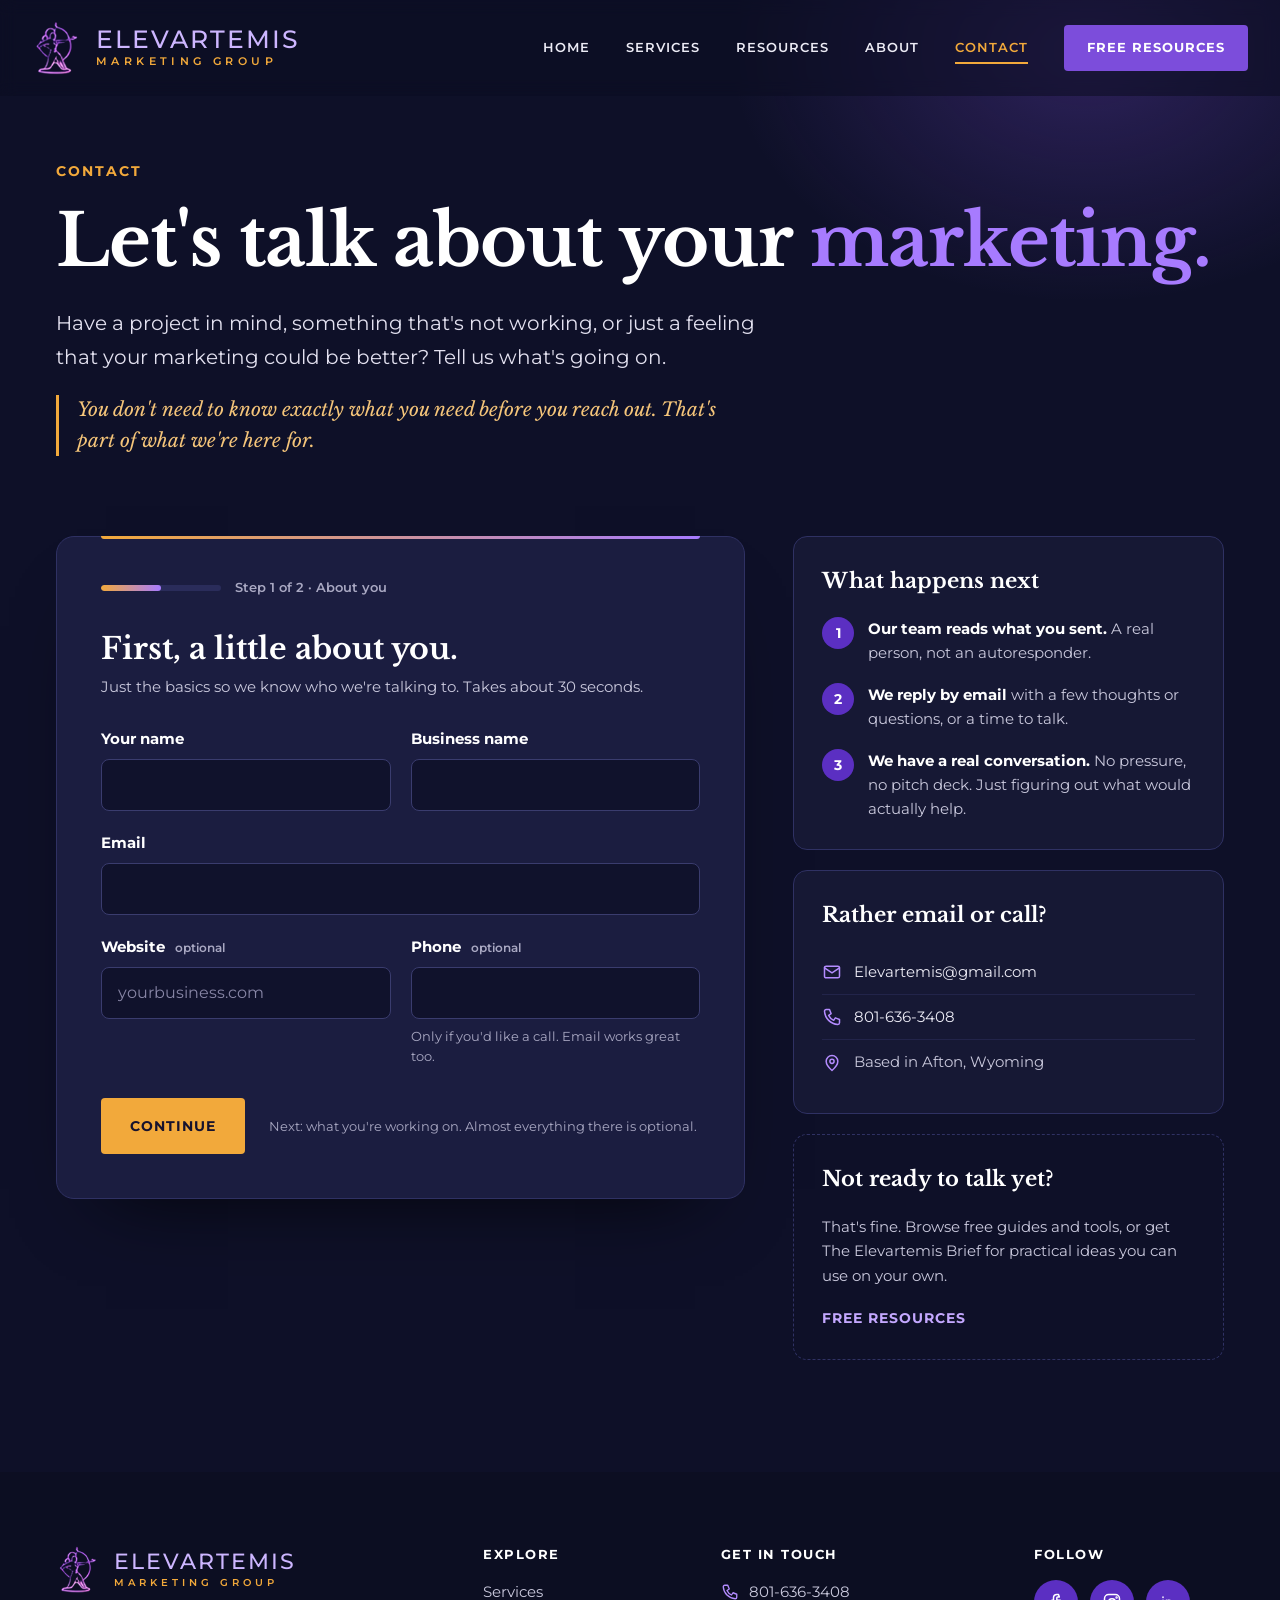
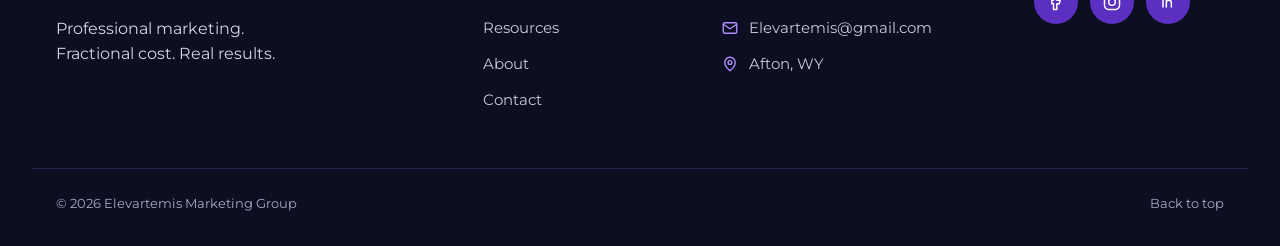
<file: contact.html>
<!doctype html>
<html lang="en">
<head>
  <meta charset="utf-8">
  <meta name="viewport" content="width=device-width, initial-scale=1">
  <title>Contact | Elevartemis Marketing Group</title>
  <meta name="description" content="Tell us a little about what you're working on. We'll take it from there. Start a conversation with Elevartemis.">
  <link rel="icon" href="images/logo.png">
  <link rel="preconnect" href="https://fonts.googleapis.com">
  <link rel="preconnect" href="https://fonts.gstatic.com" crossorigin>
  <link href="https://fonts.googleapis.com/css2?family=Libre+Baskerville:ital,wght@0,400;0,700;1,400&family=Montserrat:wght@400;500;600;700&display=swap" rel="stylesheet">
  <link rel="stylesheet" href="css/styles.css">
  <link rel="stylesheet" href="css/contact.css">
  <script>document.documentElement.classList.add('js');</script>
</head>
<body data-page="contact">
  <a class="skip-link" href="#main">Skip to content</a>

  <!-- ============ HEADER ============ -->
  <header class="site-header" id="siteHeader">
    <div class="header-inner">
      <a class="brand" href="index.html" aria-label="Elevartemis Marketing Group home">
        <img src="images/logo.png" alt="" width="50" height="58">
        <span class="brand-text">
          <span class="brand-name">Elevartemis</span>
          <span class="brand-sub">MARKETING GROUP</span>
        </span>
      </a>
      <button class="menu-toggle" id="menuToggle" aria-expanded="false" aria-controls="mainNav" aria-label="Open menu">
        <span></span><span></span><span></span>
      </button>
      <nav class="main-nav" id="mainNav" aria-label="Main">
        <a href="index.html" class="nav-link">Home</a>
        <a href="services.html" class="nav-link">Services</a>
        <a href="resources.html" class="nav-link">Resources</a>
        <a href="about.html" class="nav-link">About</a>
        <a href="contact.html" class="nav-link is-active" aria-current="page">Contact</a>
        <a href="resources.html" class="btn btn-purple nav-cta">Free resources</a>
      </nav>
    </div>
  </header>

  <main id="main">
    <!-- ============ HERO ============ -->
    <section class="ct-hero">
      <div class="container">
        <p class="eyebrow hero-anim" style="--d:0">Contact</p>
        <h1 class="ct-title hero-anim" style="--d:1">Let's talk about your <span class="accent">marketing.</span></h1>
        <p class="ct-lede hero-anim" style="--d:2">Have a project in mind, something that's not working, or just a feeling that your marketing could be better? Tell us what's going on.</p>
        <p class="ct-reassure hero-anim" style="--d:3">You don't need to know exactly what you need before you reach out. That's part of what we're here for.</p>
      </div>
    </section>

    <!-- ============ FORM + SIDEBAR ============ -->
    <section class="ct-main">
      <div class="container ct-grid">

        <div class="form-card hero-anim" style="--d:3" id="formCard">
          <!--
            FORM DELIVERY: set the form's action to your form service
            (e.g. https://formspree.io/f/xxxxxxx). Until then, messages
            open in the visitor's email app, addressed to Elevartemis@gmail.com.
          -->
          <form id="contactForm" class="ct-form" action="" method="post" novalidate>
            <div class="progress" aria-hidden="true">
              <span class="progress-bar"><i id="progressFill"></i></span>
              <span class="progress-label" id="progressLabel">Step 1 of 2 · About you</span>
            </div>

            <!-- ---------- STEP 1 ---------- -->
            <fieldset class="fstep" id="step1" data-step="1">
              <legend class="step-title">First, a little about you.</legend>
              <p class="step-hint">Just the basics so we know who we're talking to. Takes about 30 seconds.</p>

              <div class="field-grid">
                <div class="field">
                  <label for="name">Your name</label>
                  <input id="name" name="name" type="text" autocomplete="name" required>
                  <p class="err" id="name-err"></p>
                </div>
                <div class="field">
                  <label for="business">Business name</label>
                  <input id="business" name="business" type="text" autocomplete="organization" required>
                  <p class="err" id="business-err"></p>
                </div>
                <div class="field span-2">
                  <label for="email">Email</label>
                  <input id="email" name="email" type="email" autocomplete="email" inputmode="email" required>
                  <p class="err" id="email-err"></p>
                </div>
                <div class="field">
                  <label for="website">Website <span class="opt">optional</span></label>
                  <input id="website" name="website" type="text" inputmode="url" autocomplete="url" placeholder="yourbusiness.com">
                </div>
                <div class="field">
                  <label for="phone">Phone <span class="opt">optional</span></label>
                  <input id="phone" name="phone" type="tel" autocomplete="tel" inputmode="tel">
                  <p class="micro">Only if you'd like a call. Email works great too.</p>
                </div>
              </div>

              <!-- spam trap: real people never see this -->
              <div class="hp" aria-hidden="true">
                <label for="company_url">Leave this empty</label>
                <input id="company_url" name="company_url" type="text" tabindex="-1" autocomplete="off">
              </div>

              <div class="step-actions">
                <button type="button" class="btn btn-orange btn-lg" id="toStep2">Continue</button>
                <p class="micro">Next: what you're working on. Almost everything there is optional.</p>
              </div>
            </fieldset>

            <!-- ---------- STEP 2 ---------- -->
            <fieldset class="fstep" id="step2" data-step="2">
              <legend class="step-title">Nice to meet you<span id="hiName"></span>.</legend>
              <p class="step-hint">Now the fun part. Everything on this step is optional, so share as much or as little as you like.</p>

              <div class="q">
                <p class="q-label" id="needsLabel">What are you working on? <span class="opt">choose any</span></p>
                <div class="chips chips-stack" role="group" aria-labelledby="needsLabel">
                  <label class="chip-opt chip-featured">
                    <input type="checkbox" name="needs" value="Help figuring out what I actually need">
                    <span><b>I need help figuring out what I actually need</b><em>Totally normal. This is where a lot of great projects start.</em></span>
                  </label>
                  <label class="chip-opt"><input type="checkbox" name="needs" value="A better website"><span>I need a better website</span></label>
                  <label class="chip-opt"><input type="checkbox" name="needs" value="SEO / AEO"><span>I need help with SEO / AEO</span></label>
                  <label class="chip-opt"><input type="checkbox" name="needs" value="Marketing strategy"><span>I need a marketing strategy</span></label>
                  <label class="chip-opt"><input type="checkbox" name="needs" value="Social media"><span>I need help with social media</span></label>
                  <label class="chip-opt"><input type="checkbox" name="needs" value="Content"><span>I need content</span></label>
                  <label class="chip-opt"><input type="checkbox" name="needs" value="A specific campaign"><span>I need help with a specific campaign</span></label>
                  <label class="chip-opt"><input type="checkbox" name="needs" value="Branding / creative"><span>I need branding / creative help</span></label>
                  <label class="chip-opt"><input type="checkbox" name="needs" value="Something else" id="needOther"><span>Something else</span></label>
                </div>
                <div class="reveal" id="otherWrap" hidden>
                  <label for="other_need">What else? <span class="opt">optional</span></label>
                  <input id="other_need" name="other_need" type="text">
                </div>
              </div>

              <div class="q">
                <label class="q-label" for="details">What's going on? <span class="opt">optional</span></label>
                <textarea id="details" name="details" rows="6" placeholder="Tell us what's happening, what you're trying to accomplish, or what's not working. Don't worry about using marketing terminology."></textarea>
                <p class="micro">A few sentences is plenty. Rough notes are fine.</p>
              </div>

              <div class="q">
                <p class="q-label" id="timingLabel">Where are you in the process? <span class="opt">optional</span></p>
                <div class="chips" role="radiogroup" aria-labelledby="timingLabel">
                  <label class="chip-opt"><input type="radio" name="timing" value="Just exploring"><span>Just exploring</span></label>
                  <label class="chip-opt"><input type="radio" name="timing" value="I have a project in mind" id="timingProject"><span>I have a project in mind</span></label>
                  <label class="chip-opt"><input type="radio" name="timing" value="I need help soon"><span>I need help soon</span></label>
                  <label class="chip-opt"><input type="radio" name="timing" value="I need ongoing marketing support"><span>I need ongoing marketing support</span></label>
                  <label class="chip-opt"><input type="radio" name="timing" value="I'm not sure yet"><span>I'm not sure yet</span></label>
                </div>
                <div class="reveal" id="deadlineWrap" hidden>
                  <label for="deadline">Any timing or deadline we should know about? <span class="opt">optional</span></label>
                  <input id="deadline" name="deadline" type="text" placeholder="e.g. before our spring opening">
                </div>
              </div>

              <div class="q q-budget">
                <p class="q-label" id="budgetLabel">Do you have a general marketing budget in mind? <span class="opt">optional</span></p>
                <p class="micro">This isn't to screen anyone out. It just helps us suggest something that actually fits your situation.</p>
                <div class="chips" role="radiogroup" aria-labelledby="budgetLabel">
                  <label class="chip-opt"><input type="radio" name="budget" value="Not sure yet"><span>Not sure yet</span></label>
                  <label class="chip-opt"><input type="radio" name="budget" value="Under $1,000"><span>Under $1,000</span></label>
                  <label class="chip-opt"><input type="radio" name="budget" value="$1,000–$2,500"><span>$1,000–$2,500</span></label>
                  <label class="chip-opt"><input type="radio" name="budget" value="$2,500–$5,000"><span>$2,500–$5,000</span></label>
                  <label class="chip-opt"><input type="radio" name="budget" value="$5,000+"><span>$5,000+</span></label>
                  <label class="chip-opt"><input type="radio" name="budget" value="I'd rather discuss it first"><span>I'd rather discuss it first</span></label>
                </div>
              </div>

              <div class="step-actions final">
                <button type="button" class="btn-back" id="backTo1">Back</button>
                <button type="submit" class="btn btn-orange btn-lg" id="submitBtn">Start the Conversation</button>
              </div>
              <p class="form-status" id="formStatus" role="alert"></p>
            </fieldset>
          </form>

          <!-- ---------- CONFIRMATION ---------- -->
          <div class="done" id="done" hidden tabindex="-1">
            <svg class="done-mark" viewBox="0 0 80 80" aria-hidden="true"><circle cx="40" cy="40" r="36"/><path d="M24 41l11 11 21-23"/></svg>
            <h2 class="done-title">Thanks for reaching out.</h2>
            <div id="doneSent">
              <p class="done-strong">We've got it.</p>
              <p>We'll take a look at what you're working on and get back to you soon.</p>
            </div>
            <div id="doneMail" hidden>
              <p class="done-strong">Almost there.</p>
              <p>Your email app just opened with your message filled in. Hit send and we've got it. If nothing opened, email us at <a href="mailto:Elevartemis@gmail.com">Elevartemis@gmail.com</a>.</p>
            </div>
            <p class="done-meantime">In the meantime, you can explore our free marketing resources.</p>
            <a href="resources.html" class="btn btn-orange btn-lg">Explore Resources</a>
          </div>
        </div>

        <!-- ============ SIDEBAR ============ -->
        <aside class="ct-side">
          <div class="side-card" data-reveal>
            <h2 class="side-title">What happens next</h2>
            <ol class="next-steps">
              <li><span>1</span><div><b>Our team reads what you sent.</b> A real person, not an autoresponder.</div></li>
              <li><span>2</span><div><b>We reply by email</b> with a few thoughts or questions, or a time to talk.</div></li>
              <li><span>3</span><div><b>We have a real conversation.</b> No pressure, no pitch deck. Just figuring out what would actually help.</div></li>
            </ol>
          </div>

          <div class="side-card" data-reveal style="--d:1">
            <h2 class="side-title">Rather email or call?</h2>
            <a href="mailto:Elevartemis@gmail.com" class="side-line"><svg viewBox="0 0 24 24" aria-hidden="true"><rect x="3" y="5" width="18" height="14" rx="2"/><path d="M3 7l9 6 9-6"/></svg>Elevartemis@gmail.com</a>
            <a href="tel:8016363408" class="side-line"><svg viewBox="0 0 24 24" aria-hidden="true"><path d="M5 3h4l2 5-3 2a12 12 0 0 0 6 6l2-3 5 2v4a2 2 0 0 1-2 2A17 17 0 0 1 3 5a2 2 0 0 1 2-2z"/></svg>801-636-3408</a>
            <p class="side-line static"><svg viewBox="0 0 24 24" aria-hidden="true"><path d="M12 21s-7-6-7-11a7 7 0 0 1 14 0c0 5-7 11-7 11z"/><circle cx="12" cy="10" r="2.5"/></svg>Based in Afton, Wyoming</p>
          </div>

          <div class="side-card soft" data-reveal style="--d:2">
            <h2 class="side-title">Not ready to talk yet?</h2>
            <p>That's fine. Browse free guides and tools, or get The Elevartemis Brief for practical ideas you can use on your own.</p>
            <a href="resources.html" class="text-link">Free resources</a>
          </div>
        </aside>
      </div>
    </section>
  </main>

  <!-- ============ FOOTER ============ -->
  <footer class="site-footer">
    <div class="container footer-grid">
      <div class="footer-brand">
        <a class="brand" href="index.html" aria-label="Elevartemis Marketing Group home">
          <img src="images/logo.png" alt="" width="44" height="52">
          <span class="brand-text">
            <span class="brand-name">Elevartemis</span>
            <span class="brand-sub">MARKETING GROUP</span>
          </span>
        </a>
        <p>Professional marketing.<br>Fractional cost. Real results.</p>
      </div>
      <nav class="footer-col" aria-label="Footer">
        <h2 class="footer-heading">Explore</h2>
        <a href="services.html">Services</a>
        <a href="resources.html">Resources</a>
        <a href="about.html">About</a>
        <a href="contact.html">Contact</a>
      </nav>
      <div class="footer-col">
        <h2 class="footer-heading">Get in touch</h2>
        <a href="tel:8016363408" class="contact-line"><svg viewBox="0 0 24 24" aria-hidden="true"><path d="M5 3h4l2 5-3 2a12 12 0 0 0 6 6l2-3 5 2v4a2 2 0 0 1-2 2A17 17 0 0 1 3 5a2 2 0 0 1 2-2z"/></svg>801-636-3408</a>
        <a href="mailto:Elevartemis@gmail.com" class="contact-line"><svg viewBox="0 0 24 24" aria-hidden="true"><rect x="3" y="5" width="18" height="14" rx="2"/><path d="M3 7l9 6 9-6"/></svg>Elevartemis@gmail.com</a>
        <span class="contact-line"><svg viewBox="0 0 24 24" aria-hidden="true"><path d="M12 21s-7-6-7-11a7 7 0 0 1 14 0c0 5-7 11-7 11z"/><circle cx="12" cy="10" r="2.5"/></svg>Afton, WY</span>
      </div>
      <div class="footer-col">
        <h2 class="footer-heading">Follow</h2>
        <div class="socials">
          <a href="#" aria-label="Elevartemis on Facebook"><svg viewBox="0 0 24 24" aria-hidden="true"><path d="M15 3h-2a4 4 0 0 0-4 4v3H7v4h2v7h4v-7h3l1-4h-4V7a1 1 0 0 1 1-1h2z"/></svg></a>
          <a href="#" aria-label="Elevartemis on Instagram"><svg viewBox="0 0 24 24" aria-hidden="true"><rect x="3" y="3" width="18" height="18" rx="5"/><circle cx="12" cy="12" r="4"/><circle cx="17.5" cy="6.5" r="0.6"/></svg></a>
          <a href="#" aria-label="Elevartemis on LinkedIn"><svg viewBox="0 0 24 24" aria-hidden="true"><path d="M6 10v8M6 6v.5M10 18v-8M10 13a3 3 0 0 1 6 0v5"/></svg></a>
        </div>
      </div>
    </div>
    <div class="container footer-bottom">
      <span>© <span id="year">2026</span> Elevartemis Marketing Group</span>
      <a href="#main" class="back-to-top">Back to top</a>
    </div>
  </footer>

  <script src="js/main.js"></script>
  <script src="js/contact.js"></script>
</body>
</html>
</file>
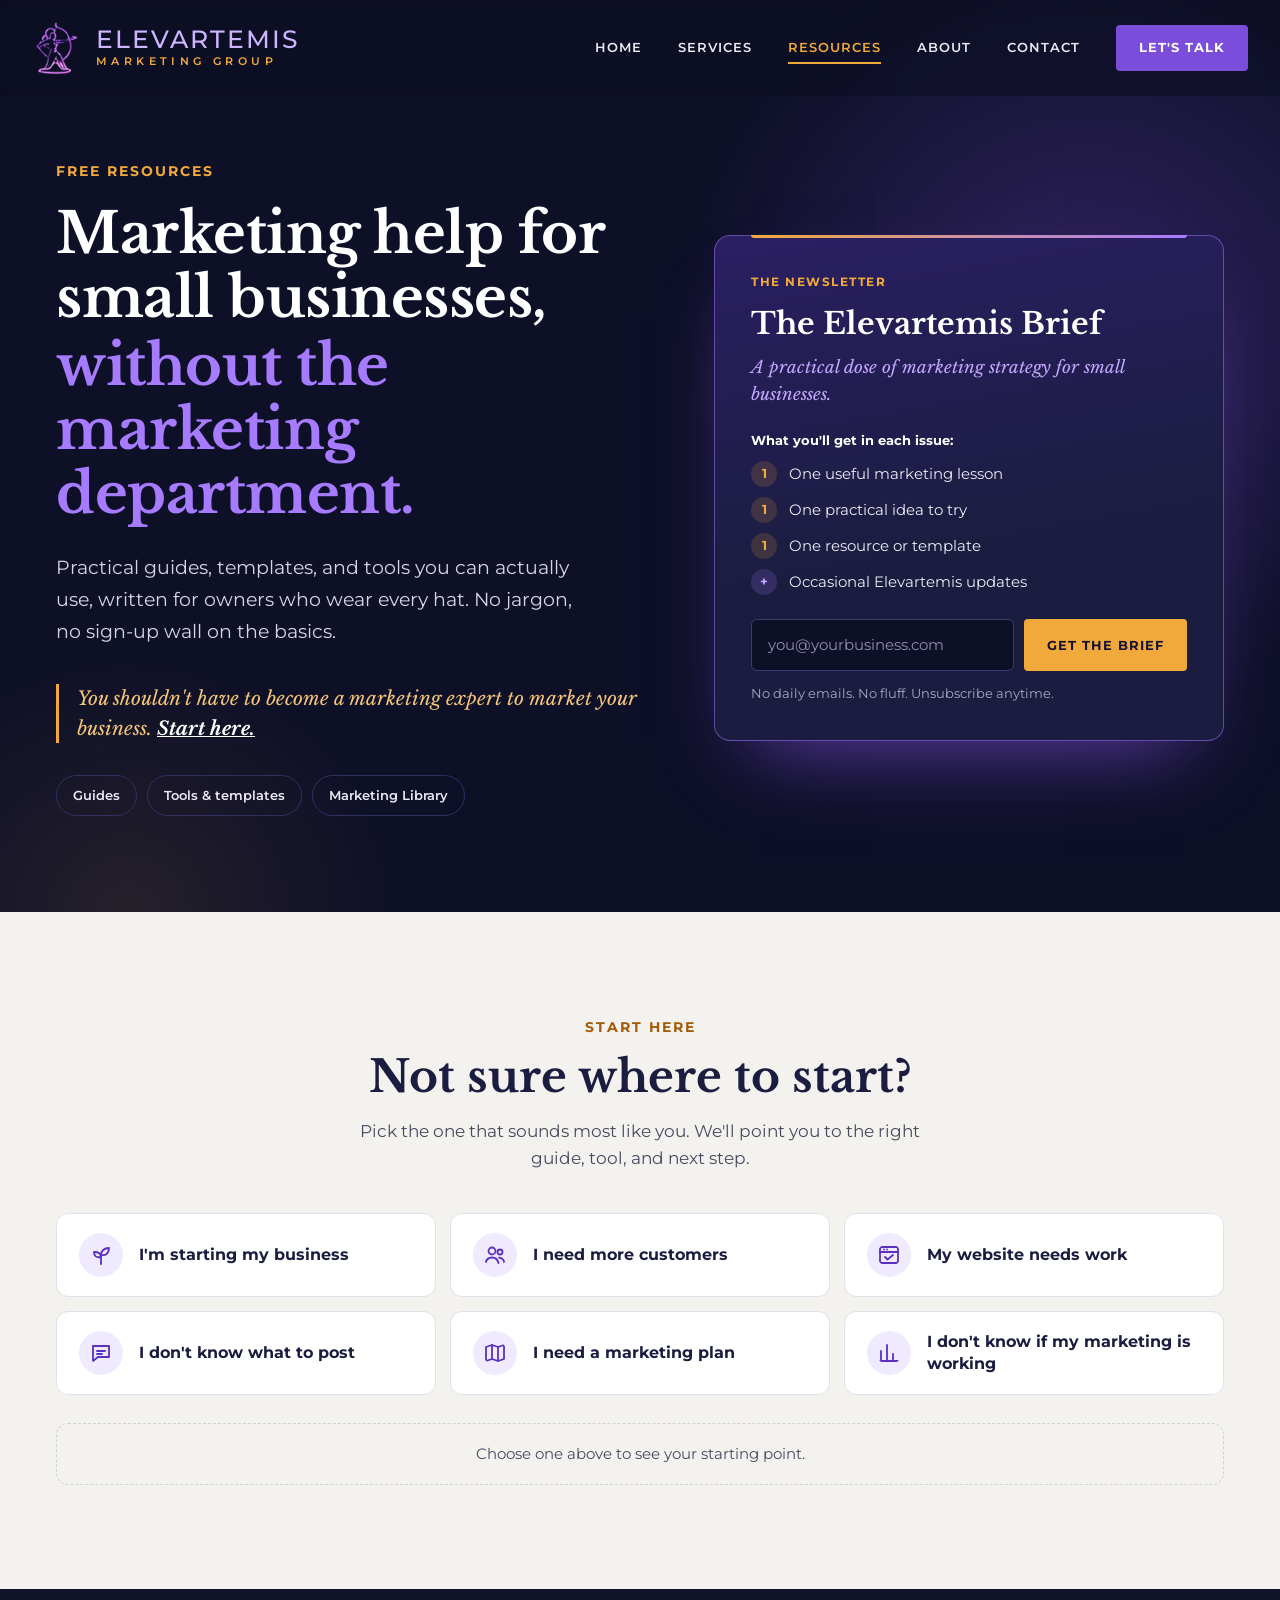
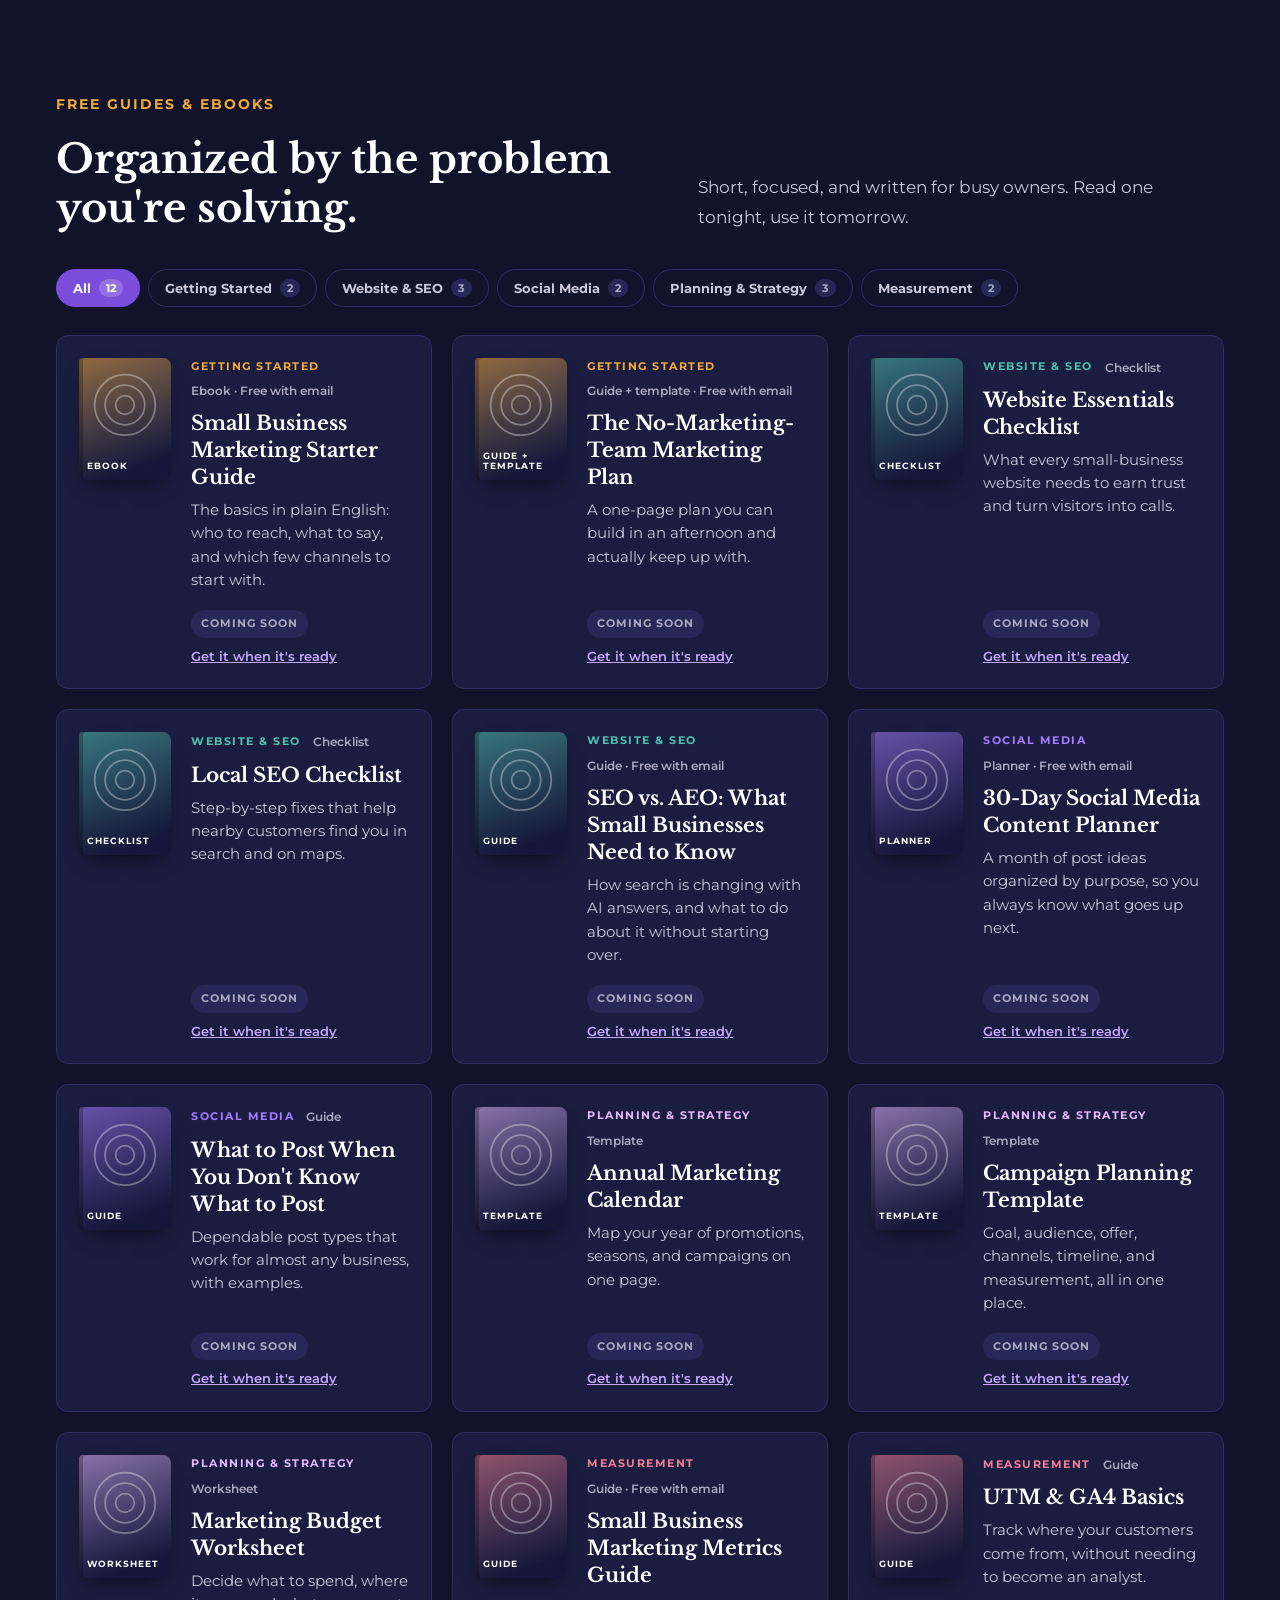
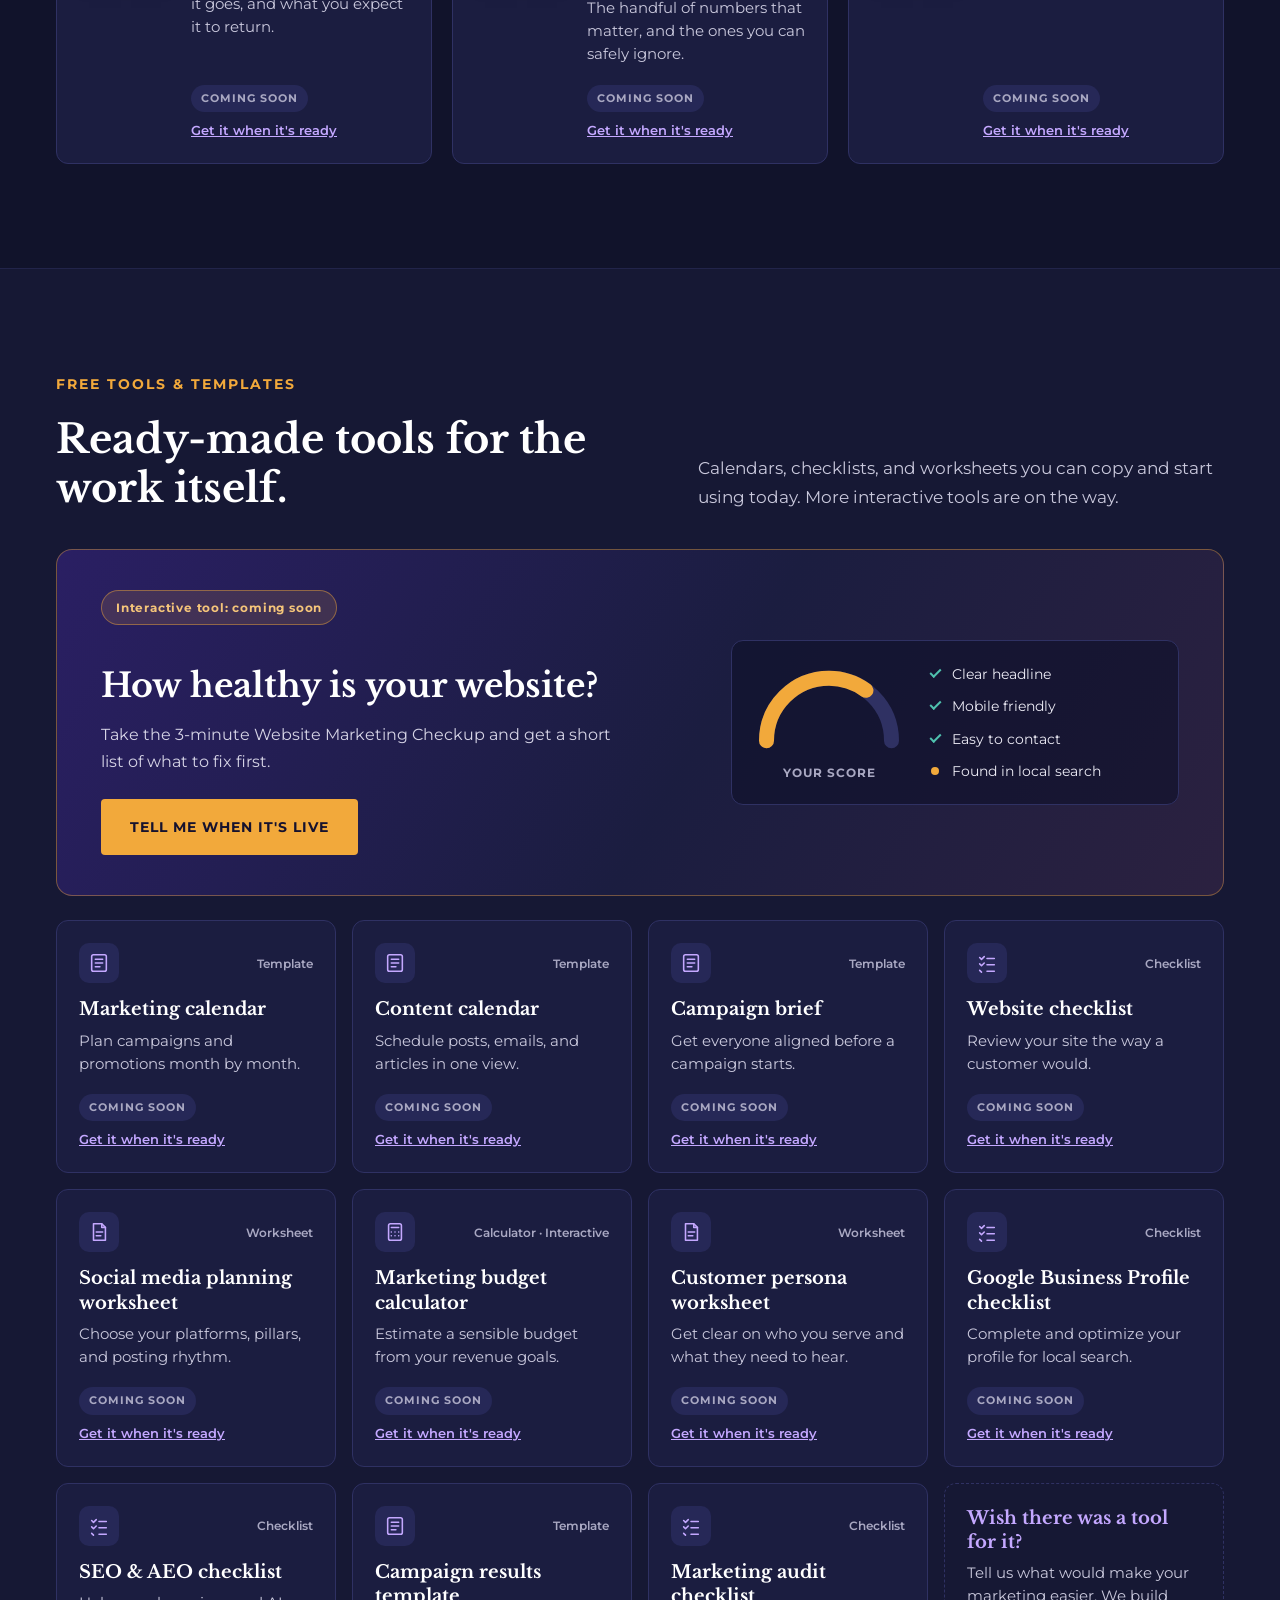
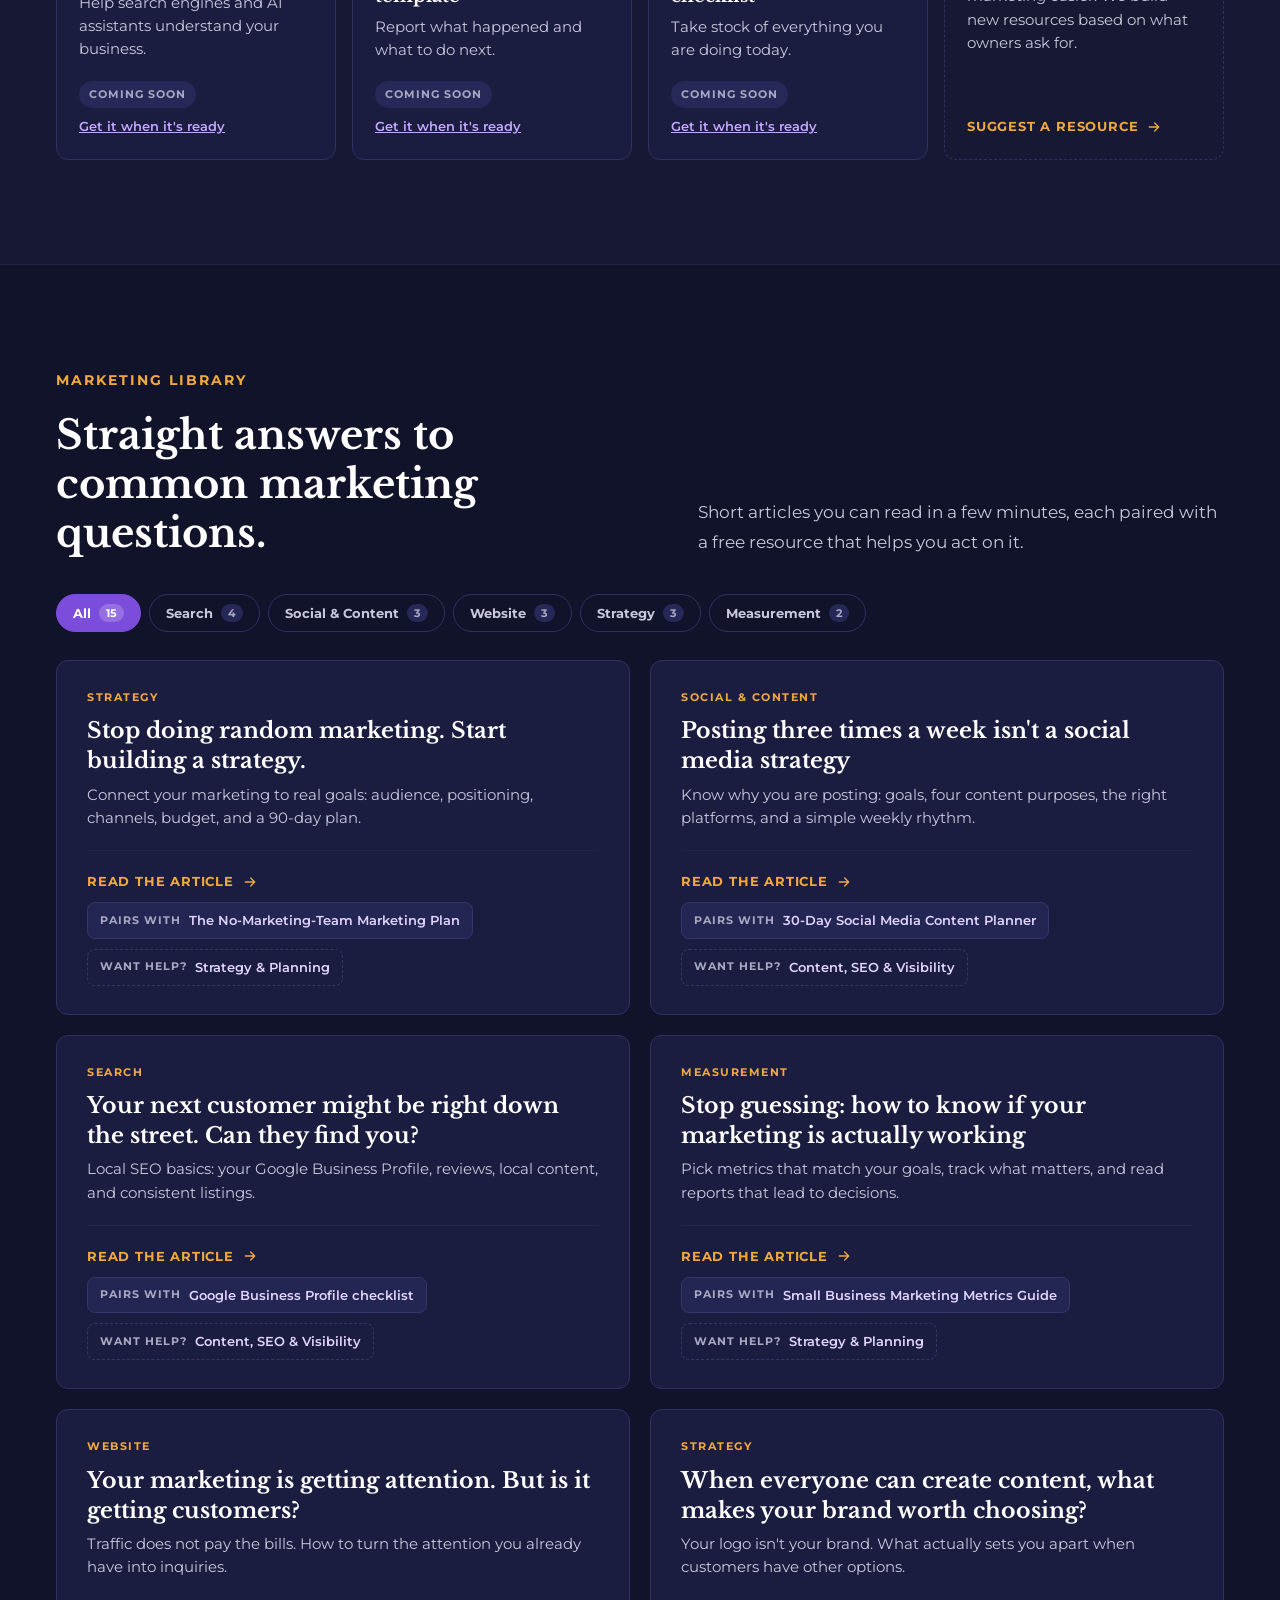
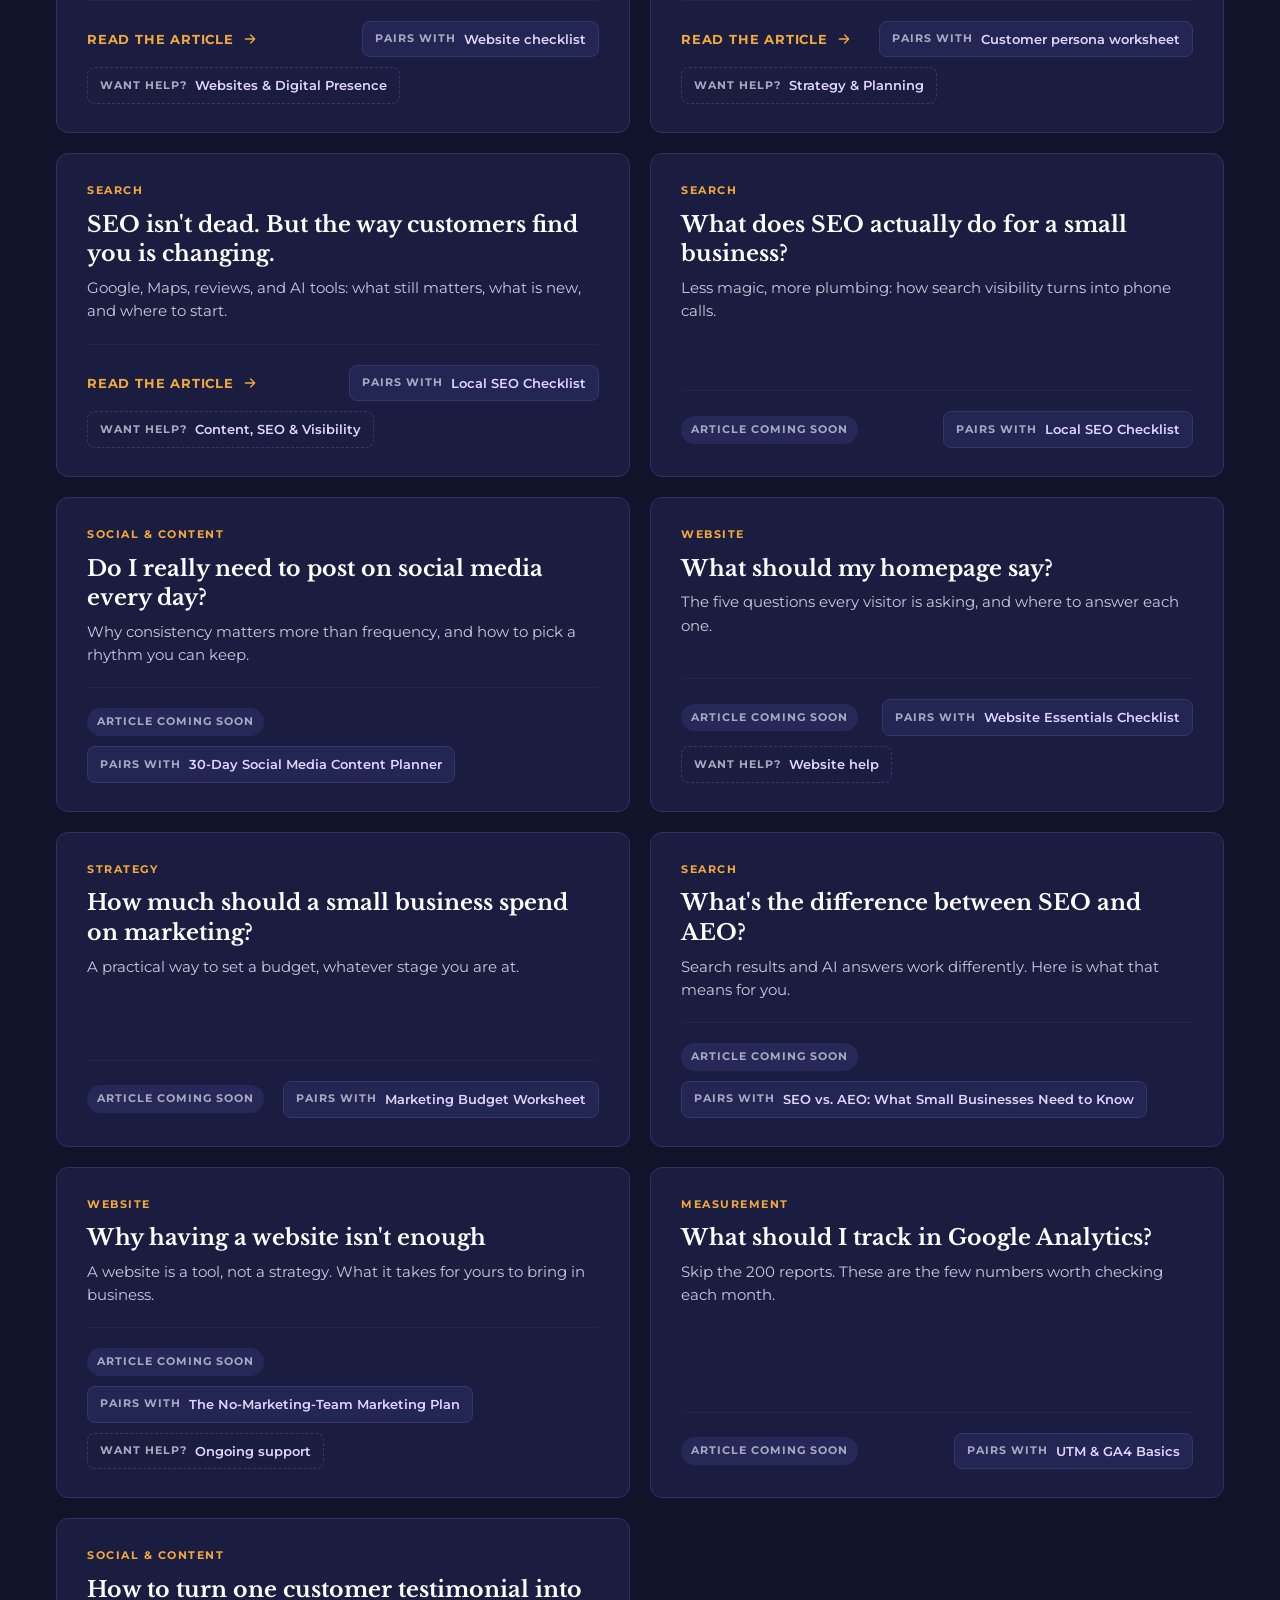
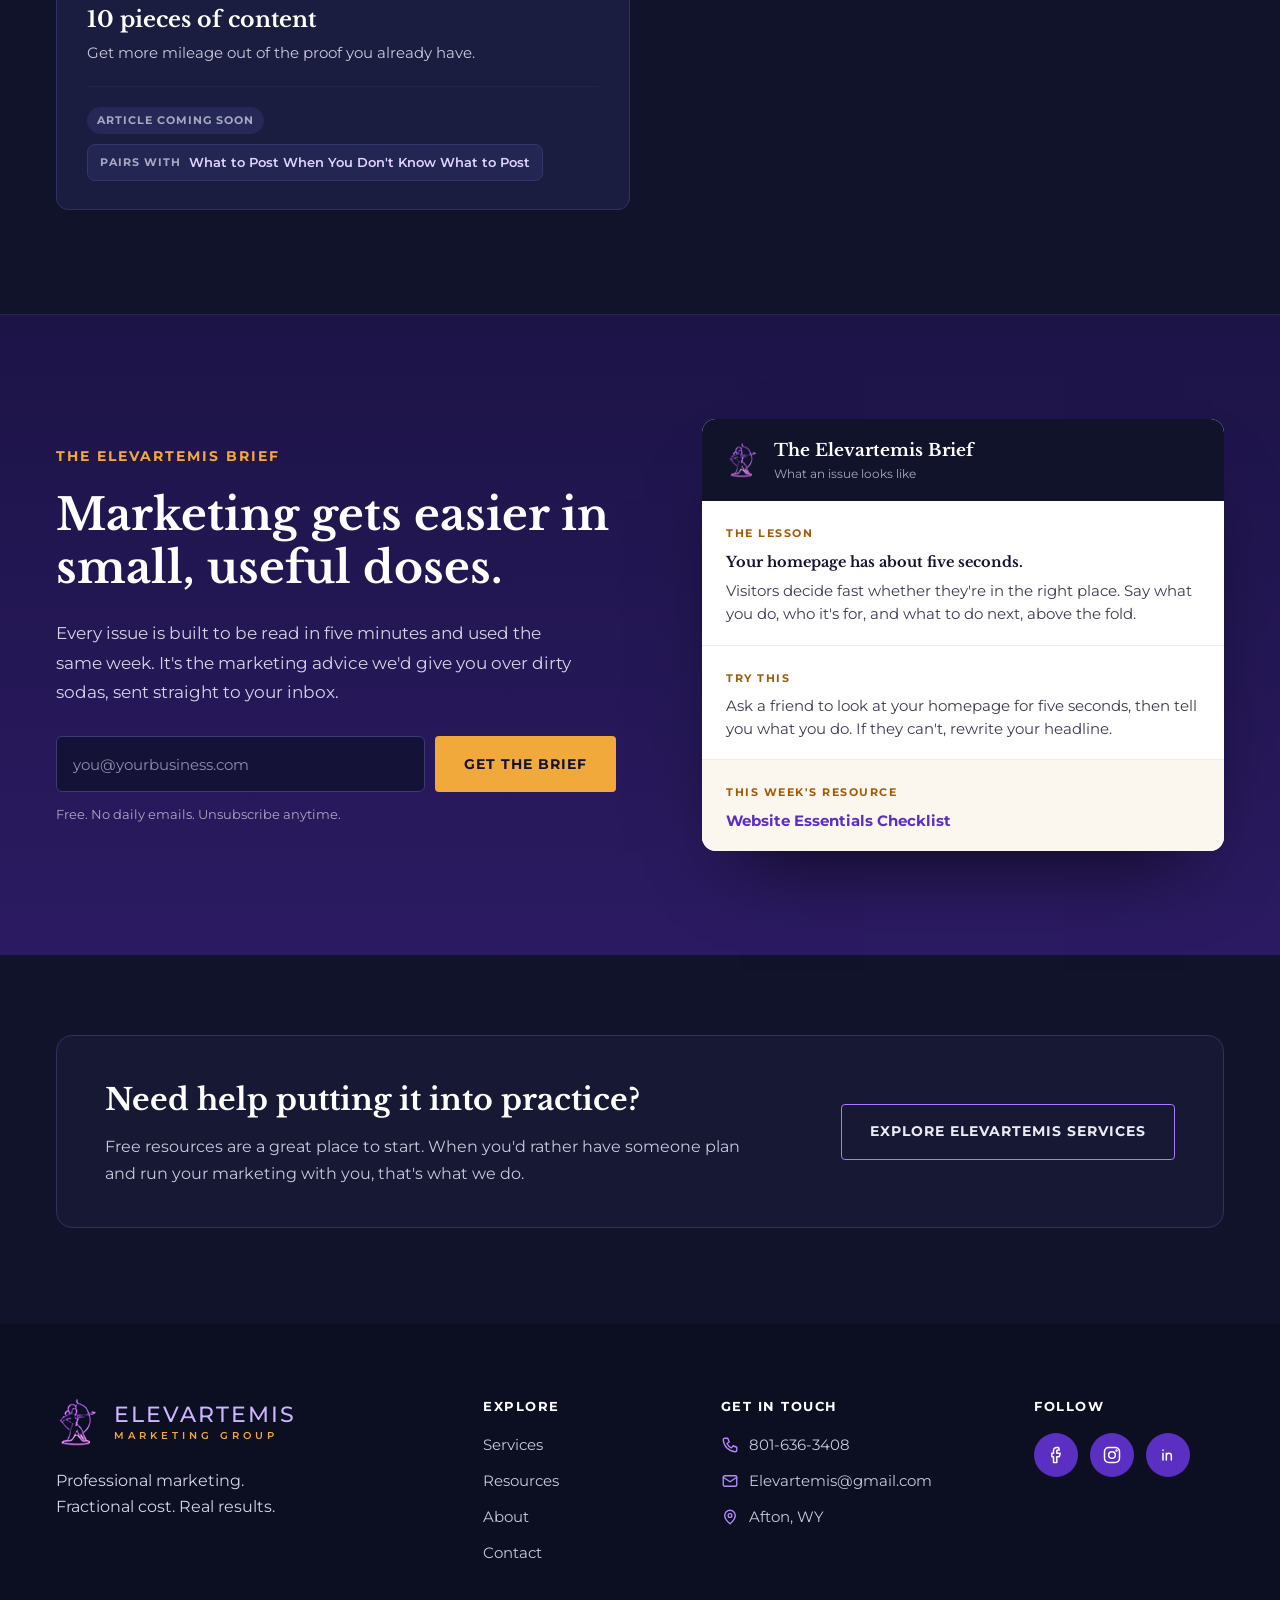
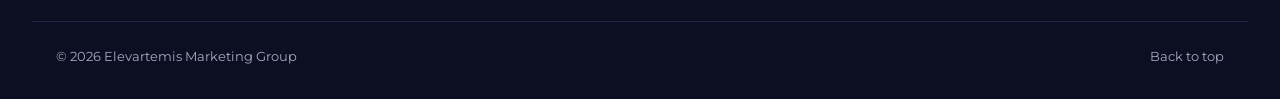
<file: resources.html>
<!doctype html>
<html lang="en">
<head>
  <meta charset="utf-8">
  <meta name="viewport" content="width=device-width, initial-scale=1">
  <title>Free Marketing Resources for Small Businesses | Elevartemis</title>
  <meta name="description" content="Marketing help for small businesses, without the marketing department. Free guides, templates, tools, and the Elevartemis Brief newsletter.">
  <link rel="icon" href="images/logo.png">
  <link rel="preconnect" href="https://fonts.googleapis.com">
  <link rel="preconnect" href="https://fonts.gstatic.com" crossorigin>
  <link href="https://fonts.googleapis.com/css2?family=Libre+Baskerville:ital,wght@0,400;0,700;1,400&family=Montserrat:wght@400;500;600;700&display=swap" rel="stylesheet">
  <link rel="stylesheet" href="css/styles.css">
  <link rel="stylesheet" href="css/services.css">
  <link rel="stylesheet" href="css/resources.css">
  <script>document.documentElement.classList.add('js');</script>
</head>
<body data-page="resources">
  <a class="skip-link" href="#main">Skip to content</a>

  <!-- ============ HEADER ============ -->
  <header class="site-header" id="siteHeader">
    <div class="header-inner">
      <a class="brand" href="index.html" aria-label="Elevartemis Marketing Group home">
        <img src="images/logo.png" alt="" width="50" height="58">
        <span class="brand-text">
          <span class="brand-name">Elevartemis</span>
          <span class="brand-sub">MARKETING GROUP</span>
        </span>
      </a>
      <button class="menu-toggle" id="menuToggle" aria-expanded="false" aria-controls="mainNav" aria-label="Open menu">
        <span></span><span></span><span></span>
      </button>
      <nav class="main-nav" id="mainNav" aria-label="Main">
        <a href="index.html" class="nav-link">Home</a>
        <a href="services.html" class="nav-link">Services</a>
        <a href="resources.html" class="nav-link is-active" aria-current="page">Resources</a>
        <a href="about.html" class="nav-link">About</a>
        <a href="contact.html" class="nav-link">Contact</a>
        <a href="contact.html" class="btn btn-purple nav-cta">Let's talk</a>
      </nav>
    </div>
  </header>

  <main id="main">
    <!-- ============ 1. HERO + NEWSLETTER ============ -->
    <section class="res-hero">
      <div class="container res-hero-grid">
        <div class="res-hero-copy">
          <p class="eyebrow hero-anim" style="--d:0">Free resources</p>
          <h1 class="res-hero-title hero-anim" style="--d:1">Marketing help for small businesses, <span class="accent">without the marketing department.</span></h1>
          <p class="hero-text hero-anim" style="--d:2">Practical guides, templates, and tools you can actually use, written for owners who wear every hat. No jargon, no sign-up wall on the basics.</p>
          <p class="res-hero-note hero-anim" style="--d:3">You shouldn't have to become a marketing expert to market your business. <a href="#start">Start here.</a></p>
          <ul class="res-jump hero-anim" style="--d:4" aria-label="Jump to">
            <li><a href="#guides">Guides</a></li>
            <li><a href="#tools">Tools &amp; templates</a></li>
            <li><a href="#library">Marketing Library</a></li>
          </ul>
        </div>

        <aside class="brief-card hero-anim" style="--d:3" id="brief" aria-labelledby="briefTitle">
          <p class="brief-kicker">The newsletter</p>
          <h2 class="brief-title" id="briefTitle">The Elevartemis Brief</h2>
          <p class="brief-sub">A practical dose of marketing strategy for small businesses.</p>
          <p class="brief-expect">What you'll get in each issue:</p>
          <ul class="brief-list">
            <li><span class="bi">1</span>One useful marketing lesson</li>
            <li><span class="bi">1</span>One practical idea to try</li>
            <li><span class="bi">1</span>One resource or template</li>
            <li><span class="bi bi-plus">+</span>Occasional Elevartemis updates</li>
          </ul>
          <form class="brief-form" novalidate>
            <label for="briefEmailTop" class="sr-only">Email address</label>
            <input id="briefEmailTop" type="email" name="email" placeholder="you@yourbusiness.com" autocomplete="email" required>
            <button type="submit" class="btn btn-orange">Get the Brief</button>
            <p class="brief-msg" role="status" aria-live="polite"></p>
          </form>
          <p class="brief-fine">No daily emails. No fluff. Unsubscribe anytime.</p>
        </aside>
      </div>
    </section>

    <!-- ============ 2. START HERE ============ -->
    <section class="section start" id="start" aria-labelledby="startTitle">
      <div class="container">
        <div class="section-head center" data-reveal>
          <p class="start-kicker">Start here</p>
          <h2 class="section-title start-title" id="startTitle">Not sure where to start?</h2>
          <p class="start-sub">Pick the one that sounds most like you. We'll point you to the right guide, tool, and next step.</p>
        </div>
        <div class="start-options" id="startOptions" role="group" aria-label="Choose what sounds most like you" data-reveal></div>
        <div class="start-path" id="startPath" aria-live="polite"></div>
      </div>
    </section>

    <!-- ============ 3. GUIDES ============ -->
    <section class="section guides res-section" id="guides" aria-labelledby="guidesTitle">
      <div class="container">
        <header class="res-head" data-reveal>
          <div>
            <p class="eyebrow">Free guides &amp; ebooks</p>
            <h2 class="section-title" id="guidesTitle">Organized by the problem you're solving.</h2>
          </div>
          <p class="lead">Short, focused, and written for busy owners. Read one tonight, use it tomorrow.</p>
        </header>
        <div class="filters" id="guideFilters" role="group" aria-label="Filter guides by topic"></div>
        <div class="guide-grid" id="guideGrid"></div>
        <noscript><p class="noscript">Turn on JavaScript to browse the full resource library.</p></noscript>
      </div>
    </section>

    <!-- ============ 4. TOOLS ============ -->
    <section class="section tools res-section" id="tools" aria-labelledby="toolsTitle">
      <div class="container">
        <header class="res-head" data-reveal>
          <div>
            <p class="eyebrow">Free tools &amp; templates</p>
            <h2 class="section-title" id="toolsTitle">Ready-made tools for the work itself.</h2>
          </div>
          <p class="lead">Calendars, checklists, and worksheets you can copy and start using today. More interactive tools are on the way.</p>
        </header>
        <div id="featuredTool"></div>
        <div class="tool-grid" id="toolGrid"></div>
      </div>
    </section>

    <!-- ============ 5. MARKETING LIBRARY ============ -->
    <section class="section library res-section" id="library" aria-labelledby="libraryTitle">
      <div class="container">
        <header class="res-head" data-reveal>
          <div>
            <p class="eyebrow">Marketing Library</p>
            <h2 class="section-title" id="libraryTitle">Straight answers to common marketing questions.</h2>
          </div>
          <p class="lead">Short articles you can read in a few minutes, each paired with a free resource that helps you act on it.</p>
        </header>
        <div class="filters" id="libraryFilters" role="group" aria-label="Filter articles by topic"></div>
        <div class="library-grid" id="libraryGrid"></div>
      </div>
    </section>

    <!-- ============ 6. NEWSLETTER (bottom) ============ -->
    <section class="section brief-band" id="brief-bottom" aria-labelledby="briefBottomTitle">
      <div class="container brief-band-grid">
        <div class="brief-band-copy" data-reveal>
          <p class="eyebrow">The Elevartemis Brief</p>
          <h2 class="section-title lg" id="briefBottomTitle">Marketing gets easier in small, useful doses.</h2>
          <p class="lead">Every issue is built to be read in five minutes and used the same week. It's the marketing advice we'd give you over dirty sodas, sent straight to your inbox.</p>
          <form class="brief-form wide" novalidate>
            <label for="briefEmailBottom" class="sr-only">Email address</label>
            <input id="briefEmailBottom" type="email" name="email" placeholder="you@yourbusiness.com" autocomplete="email" required>
            <button type="submit" class="btn btn-orange btn-lg">Get the Brief</button>
            <p class="brief-msg" role="status" aria-live="polite"></p>
          </form>
          <p class="brief-fine">Free. No daily emails. Unsubscribe anytime.</p>
        </div>

        <div class="issue" data-reveal style="--d:2" aria-label="What an issue looks like">
          <div class="issue-head">
            <img src="images/logo.png" alt="">
            <div><p class="issue-from">The Elevartemis Brief</p><p class="issue-sub">What an issue looks like</p></div>
          </div>
          <div class="issue-block">
            <span class="issue-tag">The lesson</span>
            <p class="issue-h">Your homepage has about five seconds.</p>
            <p>Visitors decide fast whether they're in the right place. Say what you do, who it's for, and what to do next, above the fold.</p>
          </div>
          <div class="issue-block">
            <span class="issue-tag">Try this</span>
            <p>Ask a friend to look at your homepage for five seconds, then tell you what you do. If they can't, rewrite your headline.</p>
          </div>
          <div class="issue-block last">
            <span class="issue-tag">This week's resource</span>
            <p class="issue-res">Website Essentials Checklist</p>
          </div>
        </div>
      </div>
    </section>

    <!-- ============ 7. SERVICES CTA ============ -->
    <section class="section next-step" aria-labelledby="nextTitle">
      <div class="container">
        <div class="next-panel" data-reveal>
          <div>
            <h2 class="next-title" id="nextTitle">Need help putting it into practice?</h2>
            <p>Free resources are a great place to start. When you'd rather have someone plan and run your marketing with you, that's what we do.</p>
          </div>
          <a href="services.html" class="btn btn-outline btn-lg">Explore Elevartemis Services</a>
        </div>
      </div>
    </section>
  </main>

  <!-- Email gate for lead-magnet resources (used once a newsletter provider is connected) -->
  <dialog class="gate" id="gate" aria-labelledby="gateTitle">
    <form class="gate-form" novalidate>
      <button type="button" class="gate-close" aria-label="Close">&times;</button>
      <p class="brief-kicker">Free download</p>
      <h2 class="gate-title" id="gateTitle"></h2>
      <p class="gate-sub">Enter your email and we'll send it along with the Elevartemis Brief. Unsubscribe anytime.</p>
      <label for="gateEmail" class="sr-only">Email address</label>
      <input id="gateEmail" type="email" name="email" placeholder="you@yourbusiness.com" autocomplete="email" required>
      <button type="submit" class="btn btn-orange">Send it to me</button>
      <p class="brief-msg" role="status" aria-live="polite"></p>
    </form>
  </dialog>

  <!-- ============ FOOTER ============ -->
  <footer class="site-footer">
    <div class="container footer-grid">
      <div class="footer-brand">
        <a class="brand" href="index.html" aria-label="Elevartemis Marketing Group home">
          <img src="images/logo.png" alt="" width="44" height="52">
          <span class="brand-text">
            <span class="brand-name">Elevartemis</span>
            <span class="brand-sub">MARKETING GROUP</span>
          </span>
        </a>
        <p>Professional marketing.<br>Fractional cost. Real results.</p>
      </div>
      <nav class="footer-col" aria-label="Footer">
        <h2 class="footer-heading">Explore</h2>
        <a href="services.html">Services</a>
        <a href="resources.html">Resources</a>
        <a href="about.html">About</a>
        <a href="contact.html">Contact</a>
      </nav>
      <div class="footer-col">
        <h2 class="footer-heading">Get in touch</h2>
        <a href="tel:8016363408" class="contact-line"><svg viewBox="0 0 24 24" aria-hidden="true"><path d="M5 3h4l2 5-3 2a12 12 0 0 0 6 6l2-3 5 2v4a2 2 0 0 1-2 2A17 17 0 0 1 3 5a2 2 0 0 1 2-2z"/></svg>801-636-3408</a>
        <a href="mailto:Elevartemis@gmail.com" class="contact-line"><svg viewBox="0 0 24 24" aria-hidden="true"><rect x="3" y="5" width="18" height="14" rx="2"/><path d="M3 7l9 6 9-6"/></svg>Elevartemis@gmail.com</a>
        <span class="contact-line"><svg viewBox="0 0 24 24" aria-hidden="true"><path d="M12 21s-7-6-7-11a7 7 0 0 1 14 0c0 5-7 11-7 11z"/><circle cx="12" cy="10" r="2.5"/></svg>Afton, WY</span>
      </div>
      <div class="footer-col">
        <h2 class="footer-heading">Follow</h2>
        <div class="socials">
          <a href="#" aria-label="Elevartemis on Facebook"><svg viewBox="0 0 24 24" aria-hidden="true"><path d="M15 3h-2a4 4 0 0 0-4 4v3H7v4h2v7h4v-7h3l1-4h-4V7a1 1 0 0 1 1-1h2z"/></svg></a>
          <a href="#" aria-label="Elevartemis on Instagram"><svg viewBox="0 0 24 24" aria-hidden="true"><rect x="3" y="3" width="18" height="18" rx="5"/><circle cx="12" cy="12" r="4"/><circle cx="17.5" cy="6.5" r="0.6"/></svg></a>
          <a href="#" aria-label="Elevartemis on LinkedIn"><svg viewBox="0 0 24 24" aria-hidden="true"><path d="M6 10v8M6 6v.5M10 18v-8M10 13a3 3 0 0 1 6 0v5"/></svg></a>
        </div>
      </div>
    </div>
    <div class="container footer-bottom">
      <span>© <span id="year">2026</span> Elevartemis Marketing Group</span>
      <a href="#main" class="back-to-top">Back to top</a>
    </div>
  </footer>

  <script src="js/main.js"></script>
  <script src="js/resources-data.js"></script>
  <script src="js/newsletter.js"></script>
  <script src="js/resources.js"></script>
</body>
</html>
</file>
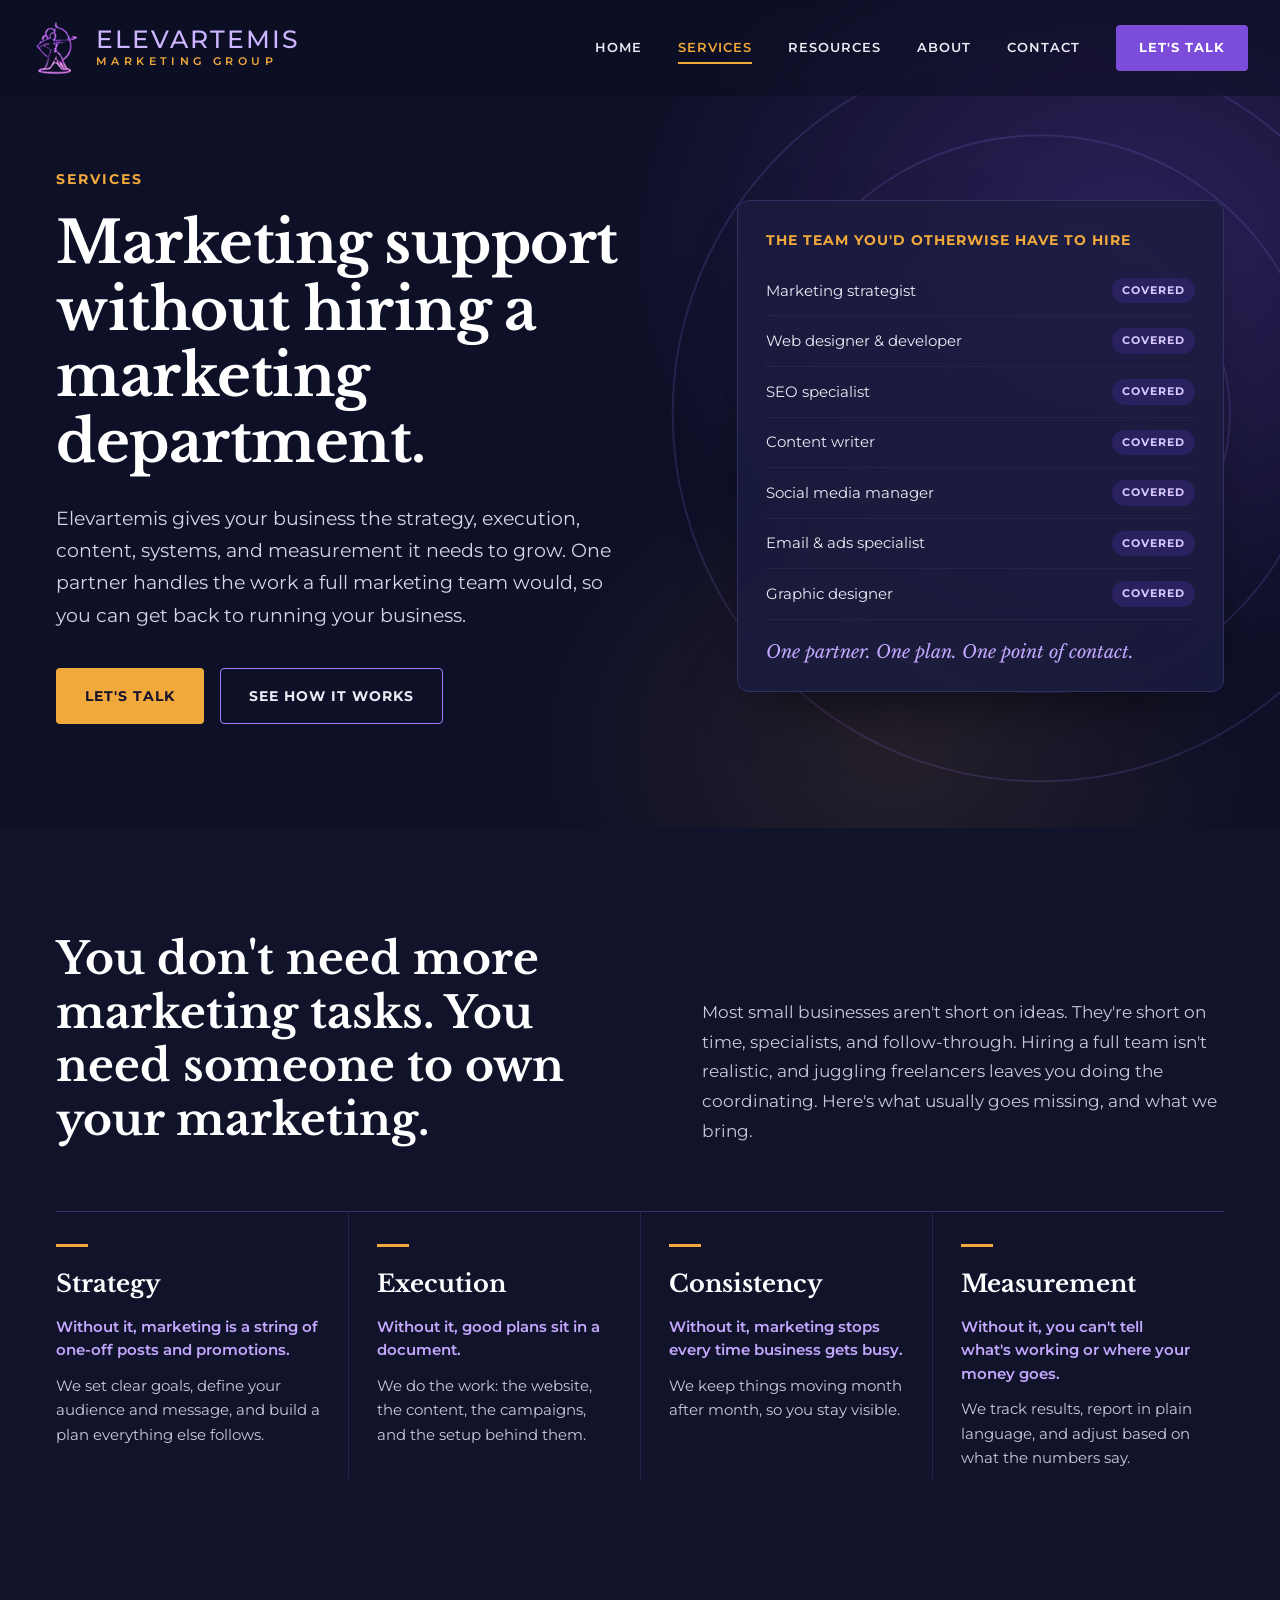
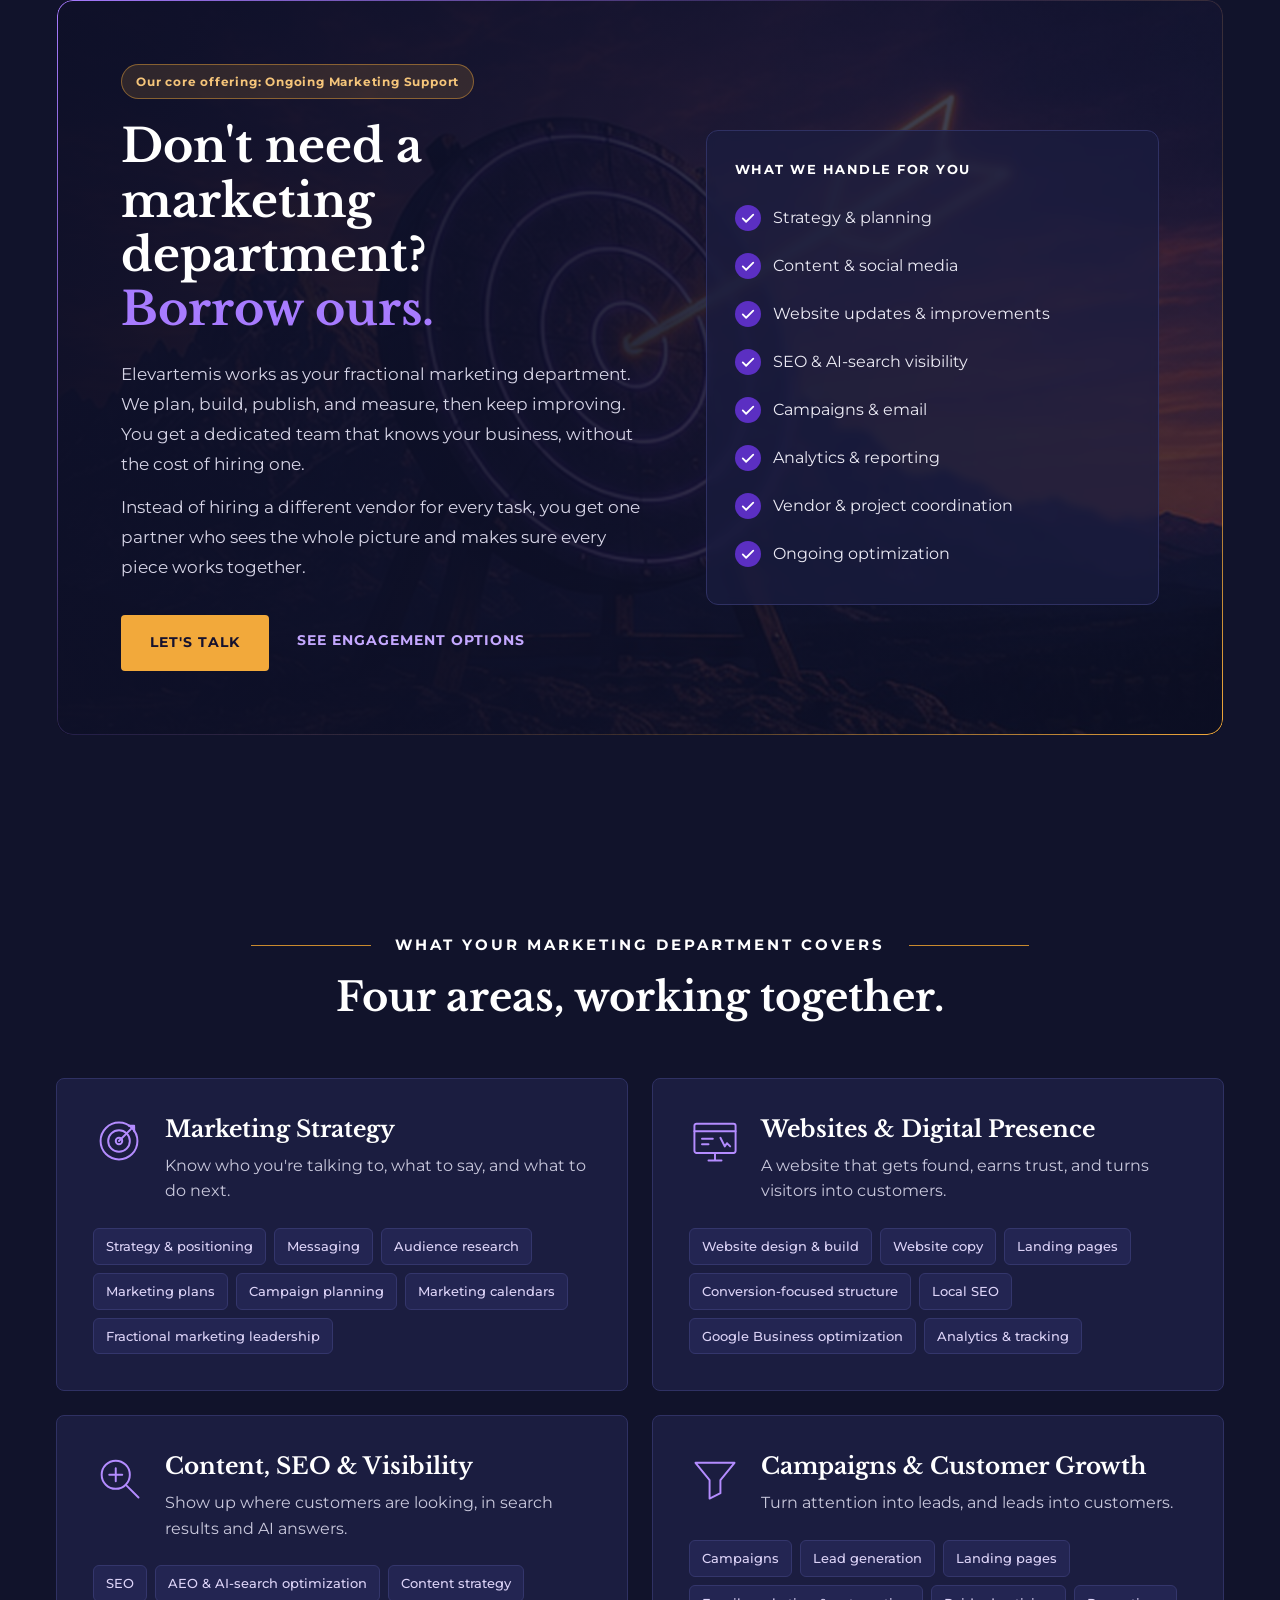
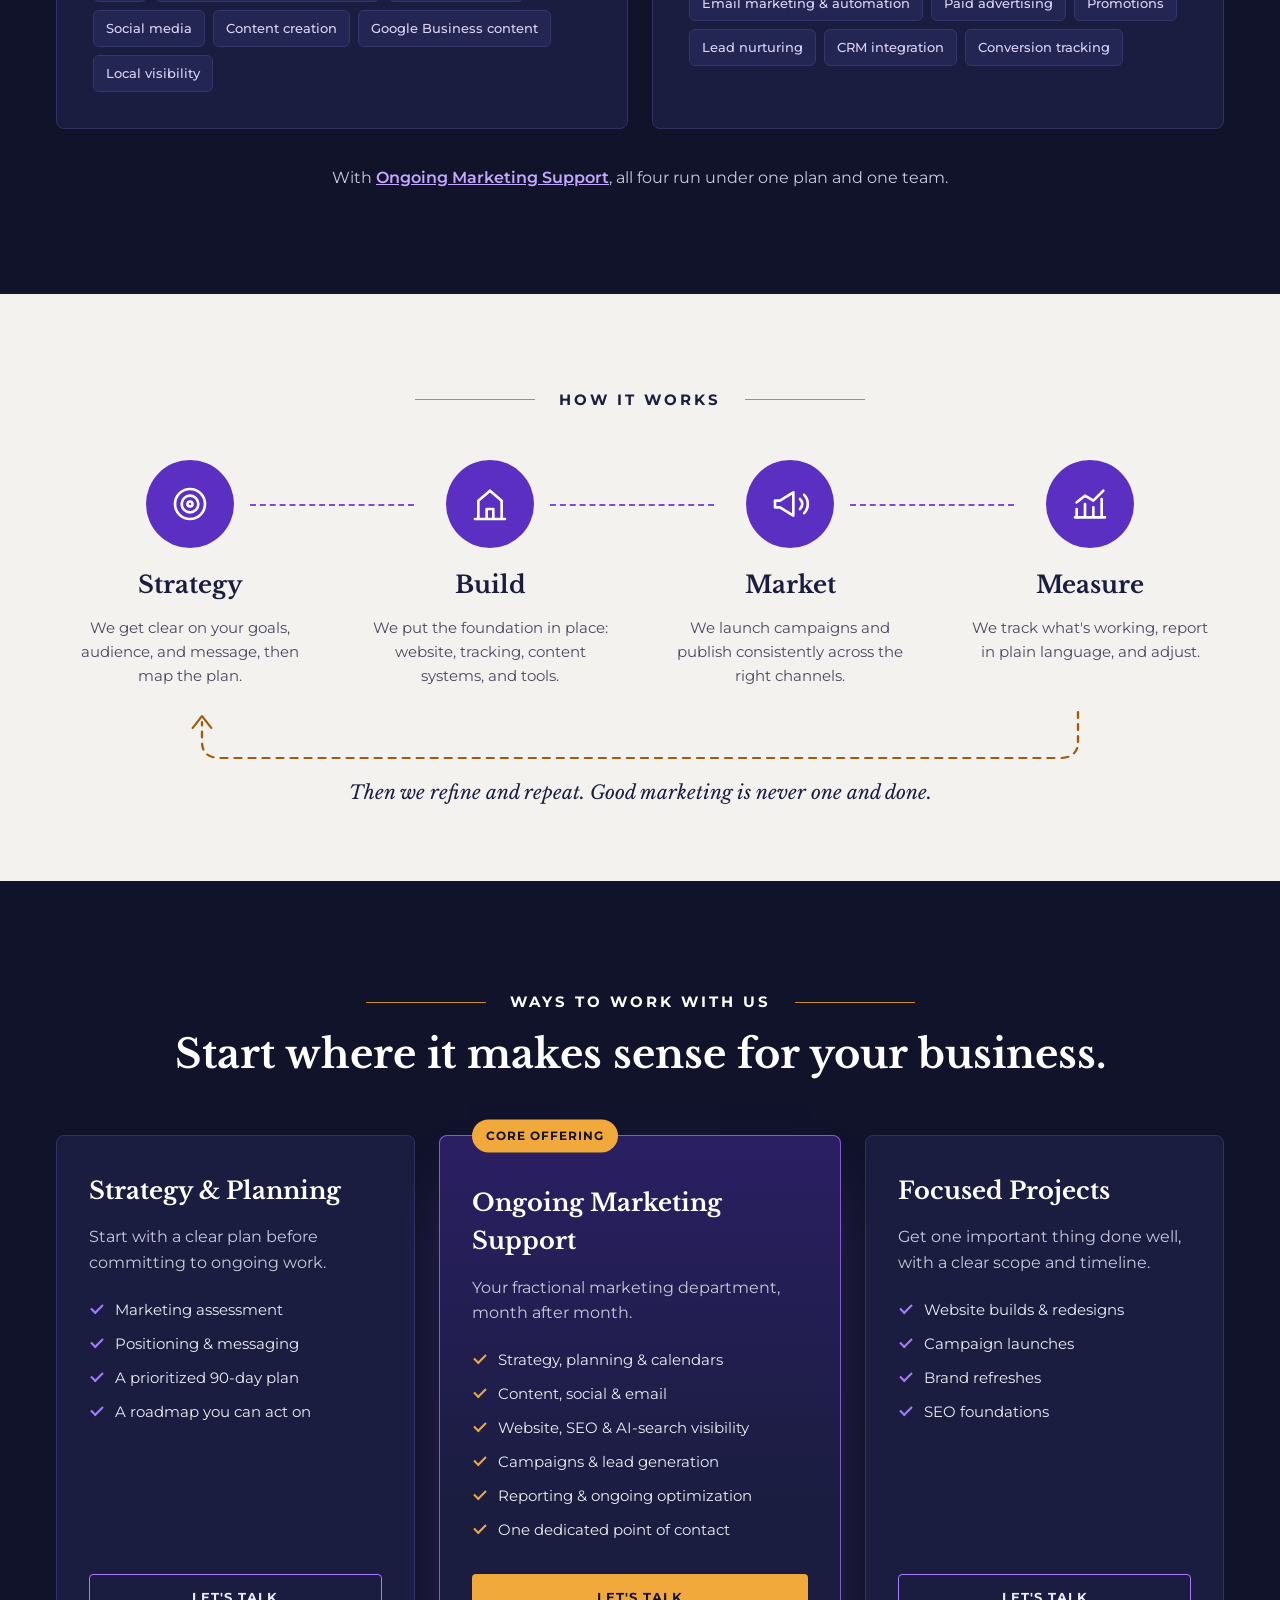
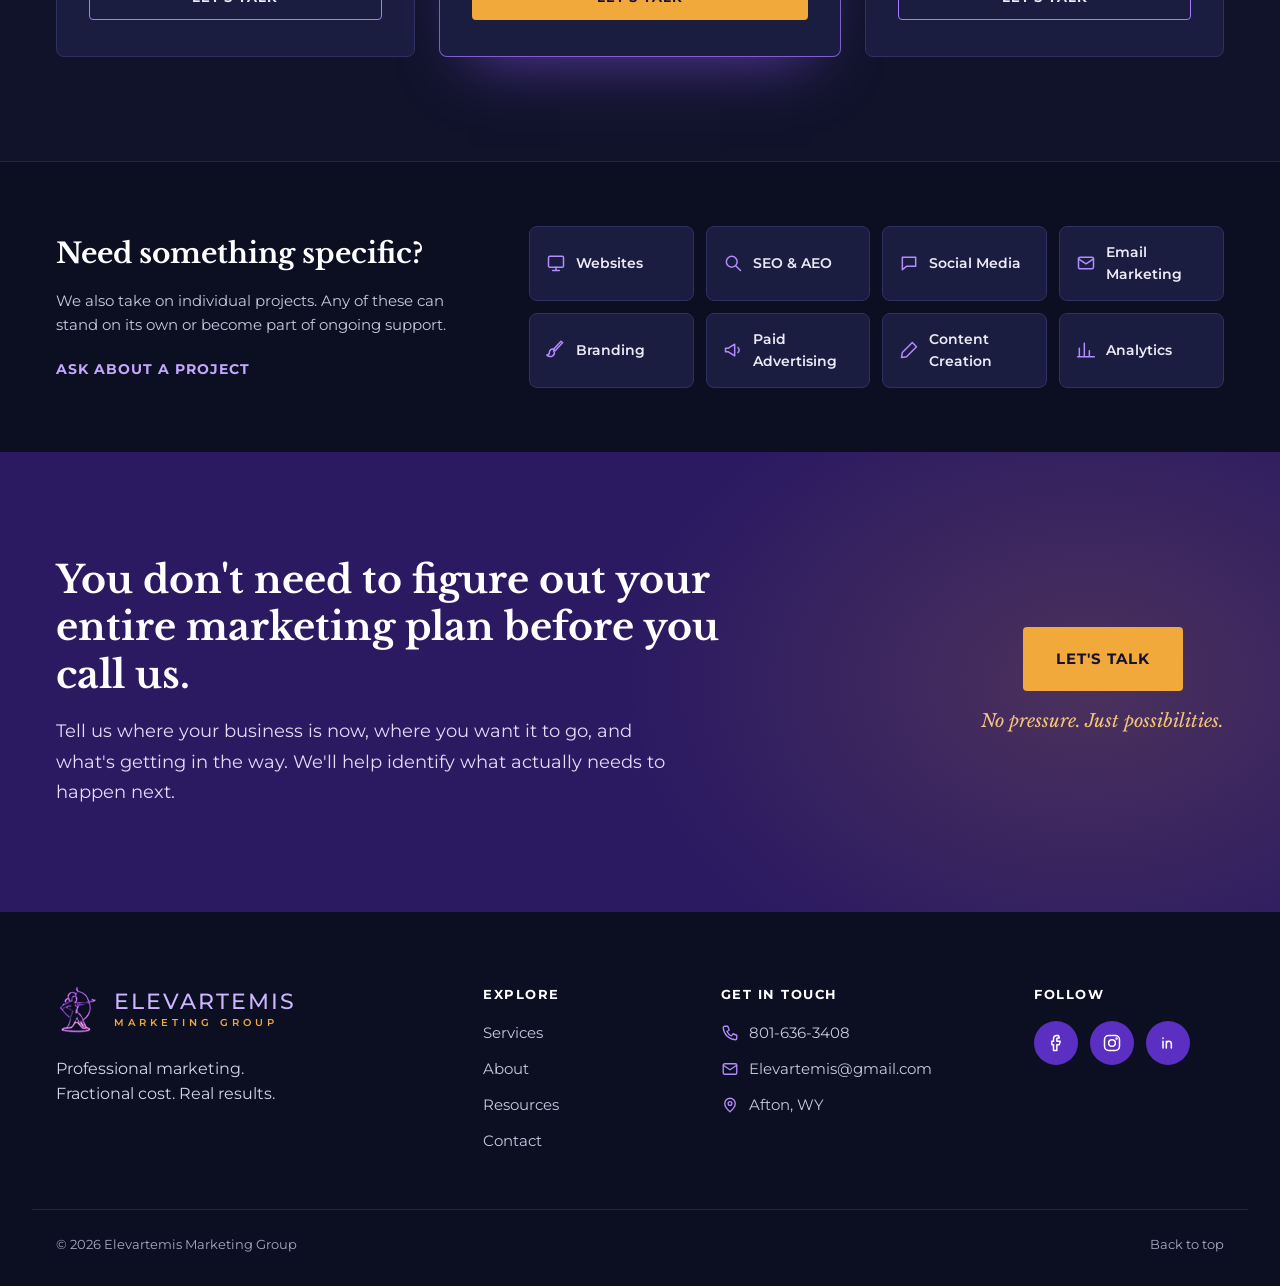
<file: services.html>
<!doctype html>
<html lang="en">
<head>
  <meta charset="utf-8">
  <meta name="viewport" content="width=device-width, initial-scale=1">
  <title>Services | Elevartemis Marketing Group</title>
  <meta name="description" content="Elevartemis is the marketing department a small business doesn't have to hire: strategy, websites, content, SEO, campaigns, and measurement from one ongoing partner.">
  <link rel="icon" href="images/logo.png">
  <link rel="preconnect" href="https://fonts.googleapis.com">
  <link rel="preconnect" href="https://fonts.gstatic.com" crossorigin>
  <link href="https://fonts.googleapis.com/css2?family=Libre+Baskerville:ital,wght@0,400;0,700;1,400&family=Montserrat:wght@400;500;600;700&display=swap" rel="stylesheet">
  <link rel="stylesheet" href="css/styles.css">
  <link rel="stylesheet" href="css/services.css">
  <script>document.documentElement.classList.add('js');</script>
</head>
<body data-page="services">
  <a class="skip-link" href="#main">Skip to content</a>

  <!-- ============ HEADER ============ -->
  <header class="site-header" id="siteHeader">
    <div class="header-inner">
      <a class="brand" href="index.html" aria-label="Elevartemis Marketing Group home">
        <img src="images/logo.png" alt="" width="50" height="58">
        <span class="brand-text">
          <span class="brand-name">Elevartemis</span>
          <span class="brand-sub">MARKETING GROUP</span>
        </span>
      </a>

      <button class="menu-toggle" id="menuToggle" aria-expanded="false" aria-controls="mainNav" aria-label="Open menu">
        <span></span><span></span><span></span>
      </button>

      <nav class="main-nav" id="mainNav" aria-label="Main">
        <a href="index.html" class="nav-link">Home</a>
        <a href="services.html" class="nav-link is-active" aria-current="page">Services</a>
        <a href="resources.html" class="nav-link">Resources</a>
        <a href="about.html" class="nav-link">About</a>
        <a href="contact.html" class="nav-link">Contact</a>
        <a href="contact.html" class="btn btn-purple nav-cta">Let's talk</a>
      </nav>
    </div>
  </header>

  <main id="main">
    <!-- ============ HERO ============ -->
    <section class="svc-hero">
      <svg class="svc-rings" viewBox="0 0 600 600" aria-hidden="true">
        <circle cx="300" cy="300" r="290"/><circle cx="300" cy="300" r="220"/>
        <circle cx="300" cy="300" r="150"/><circle cx="300" cy="300" r="80"/>
      </svg>
      <div class="container svc-hero-grid">
        <div class="svc-hero-copy">
          <p class="eyebrow hero-anim" style="--d:0">Services</p>
          <h1 class="svc-hero-title hero-anim" style="--d:1">Marketing support without hiring a marketing department.</h1>
          <p class="hero-text hero-anim" style="--d:2">Elevartemis gives your business the strategy, execution, content, systems, and measurement it needs to grow. One partner handles the work a full marketing team would, so you can get back to running your business.</p>
          <div class="hero-actions hero-anim" style="--d:3">
            <a href="contact.html" class="btn btn-orange btn-lg">Let's talk</a>
            <a href="#how" class="btn btn-outline btn-lg">See how it works</a>
          </div>
        </div>

        <aside class="roles-card hero-anim" style="--d:3" aria-label="Roles Elevartemis covers">
          <p class="roles-head">The team you'd otherwise have to hire</p>
          <ul class="roles-list" data-sequence>
            <li class="seq-item" style="--i:0"><span>Marketing strategist</span><span class="covered">Covered</span></li>
            <li class="seq-item" style="--i:1"><span>Web designer &amp; developer</span><span class="covered">Covered</span></li>
            <li class="seq-item" style="--i:2"><span>SEO specialist</span><span class="covered">Covered</span></li>
            <li class="seq-item" style="--i:3"><span>Content writer</span><span class="covered">Covered</span></li>
            <li class="seq-item" style="--i:4"><span>Social media manager</span><span class="covered">Covered</span></li>
            <li class="seq-item" style="--i:5"><span>Email &amp; ads specialist</span><span class="covered">Covered</span></li>
            <li class="seq-item" style="--i:6"><span>Graphic designer</span><span class="covered">Covered</span></li>
          </ul>
          <p class="roles-foot">One partner. One plan. One point of contact.</p>
        </aside>
      </div>
    </section>

    <!-- ============ THE PROBLEM ============ -->
    <section class="section problem">
      <div class="container">
        <div class="problem-head" data-reveal>
          <h2 class="section-title lg">You don't need more marketing tasks. You need someone to own your marketing.</h2>
          <p class="lead">Most small businesses aren't short on ideas. They're short on time, specialists, and follow-through. Hiring a full team isn't realistic, and juggling freelancers leaves you doing the coordinating. Here's what usually goes missing, and what we bring.</p>
        </div>
        <div class="needs-grid">
          <article class="need" data-reveal style="--d:1">
            <h3>Strategy</h3>
            <p class="need-gap">Without it, marketing is a string of one-off posts and promotions.</p>
            <p>We set clear goals, define your audience and message, and build a plan everything else follows.</p>
          </article>
          <article class="need" data-reveal style="--d:2">
            <h3>Execution</h3>
            <p class="need-gap">Without it, good plans sit in a document.</p>
            <p>We do the work: the website, the content, the campaigns, and the setup behind them.</p>
          </article>
          <article class="need" data-reveal style="--d:3">
            <h3>Consistency</h3>
            <p class="need-gap">Without it, marketing stops every time business gets busy.</p>
            <p>We keep things moving month after month, so you stay visible.</p>
          </article>
          <article class="need" data-reveal style="--d:4">
            <h3>Measurement</h3>
            <p class="need-gap">Without it, you can't tell what's working or where your money goes.</p>
            <p>We track results, report in plain language, and adjust based on what the numbers say.</p>
          </article>
        </div>
      </div>
    </section>

    <!-- ============ CORE OFFERING ============ -->
    <section class="section core" id="ongoing">
      <div class="container">
        <article class="core-panel" data-reveal>
          <div class="core-copy">
            <span class="core-chip">Our core offering: Ongoing Marketing Support</span>
            <h2 class="core-title">Don't need a marketing department? <span class="accent">Borrow ours.</span></h2>
            <p>Elevartemis works as your fractional marketing department. We plan, build, publish, and measure, then keep improving. You get a dedicated team that knows your business, without the cost of hiring one.</p>
            <p>Instead of hiring a different vendor for every task, you get one partner who sees the whole picture and makes sure every piece works together.</p>
            <div class="core-actions">
              <a href="contact.html" class="btn btn-orange btn-lg">Let's talk</a>
              <a href="#options" class="text-link">See engagement options</a>
            </div>
          </div>
          <div class="core-list-wrap">
            <p class="core-list-head">What we handle for you</p>
            <ul class="core-list" data-sequence>
              <li class="seq-item" style="--i:0"><svg viewBox="0 0 24 24" aria-hidden="true"><path d="M5 12.5l4.5 4.5L19 7.5"/></svg>Strategy &amp; planning</li>
              <li class="seq-item" style="--i:1"><svg viewBox="0 0 24 24" aria-hidden="true"><path d="M5 12.5l4.5 4.5L19 7.5"/></svg>Content &amp; social media</li>
              <li class="seq-item" style="--i:2"><svg viewBox="0 0 24 24" aria-hidden="true"><path d="M5 12.5l4.5 4.5L19 7.5"/></svg>Website updates &amp; improvements</li>
              <li class="seq-item" style="--i:3"><svg viewBox="0 0 24 24" aria-hidden="true"><path d="M5 12.5l4.5 4.5L19 7.5"/></svg>SEO &amp; AI-search visibility</li>
              <li class="seq-item" style="--i:4"><svg viewBox="0 0 24 24" aria-hidden="true"><path d="M5 12.5l4.5 4.5L19 7.5"/></svg>Campaigns &amp; email</li>
              <li class="seq-item" style="--i:5"><svg viewBox="0 0 24 24" aria-hidden="true"><path d="M5 12.5l4.5 4.5L19 7.5"/></svg>Analytics &amp; reporting</li>
              <li class="seq-item" style="--i:6"><svg viewBox="0 0 24 24" aria-hidden="true"><path d="M5 12.5l4.5 4.5L19 7.5"/></svg>Vendor &amp; project coordination</li>
              <li class="seq-item" style="--i:7"><svg viewBox="0 0 24 24" aria-hidden="true"><path d="M5 12.5l4.5 4.5L19 7.5"/></svg>Ongoing optimization</li>
            </ul>
          </div>
        </article>
      </div>
    </section>

    <!-- ============ PILLARS ============ -->
    <section class="section pillars">
      <div class="container">
        <div class="section-head center" data-reveal>
          <p class="rule-label">What your marketing department covers</p>
          <h2 class="section-title">Four areas, working together.</h2>
        </div>
        <div class="pillar-grid">
          <article class="card pillar" id="strategy" data-reveal style="--d:1">
            <div class="pillar-top">
              <svg class="card-icon" viewBox="0 0 48 48" aria-hidden="true"><circle cx="24" cy="24" r="17"/><circle cx="24" cy="24" r="10"/><circle cx="24" cy="24" r="3"/><path d="M24 24l14-14M33 10h5v5"/></svg>
              <div>
                <h3>Marketing Strategy</h3>
                <p class="pillar-outcome">Know who you're talking to, what to say, and what to do next.</p>
              </div>
            </div>
            <ul class="tags">
              <li>Strategy &amp; positioning</li><li>Messaging</li><li>Audience research</li><li>Marketing plans</li><li>Campaign planning</li><li>Marketing calendars</li><li>Fractional marketing leadership</li>
            </ul>
          </article>
          <article class="card pillar" id="websites" data-reveal style="--d:2">
            <div class="pillar-top">
              <svg class="card-icon" viewBox="0 0 48 48" aria-hidden="true"><rect x="5" y="8" width="38" height="27" rx="2"/><path d="M5 15h38M18 42h12M24 35v7"/><path d="M12 22h10M12 27h6M29 21l4 8 2-3 3 3"/></svg>
              <div>
                <h3>Websites &amp; Digital Presence</h3>
                <p class="pillar-outcome">A website that gets found, earns trust, and turns visitors into customers.</p>
              </div>
            </div>
            <ul class="tags">
              <li>Website design &amp; build</li><li>Website copy</li><li>Landing pages</li><li>Conversion-focused structure</li><li>Local SEO</li><li>Google Business optimization</li><li>Analytics &amp; tracking</li>
            </ul>
          </article>
          <article class="card pillar" id="content-seo" data-reveal style="--d:3">
            <div class="pillar-top">
              <svg class="card-icon" viewBox="0 0 48 48" aria-hidden="true"><circle cx="21" cy="21" r="13"/><path d="M31 31l11 11"/><path d="M15 21h12M21 15v12"/></svg>
              <div>
                <h3>Content, SEO &amp; Visibility</h3>
                <p class="pillar-outcome">Show up where customers are looking, in search results and AI answers.</p>
              </div>
            </div>
            <ul class="tags">
              <li>SEO</li><li>AEO &amp; AI-search optimization</li><li>Content strategy</li><li>Social media</li><li>Content creation</li><li>Google Business content</li><li>Local visibility</li>
            </ul>
          </article>
          <article class="card pillar" id="campaigns" data-reveal style="--d:4">
            <div class="pillar-top">
              <svg class="card-icon" viewBox="0 0 48 48" aria-hidden="true"><path d="M6 10h36l-13 16v12l-10 5V26z"/></svg>
              <div>
                <h3>Campaigns &amp; Customer Growth</h3>
                <p class="pillar-outcome">Turn attention into leads, and leads into customers.</p>
              </div>
            </div>
            <ul class="tags">
              <li>Campaigns</li><li>Lead generation</li><li>Landing pages</li><li>Email marketing &amp; automation</li><li>Paid advertising</li><li>Promotions</li><li>Lead nurturing</li><li>CRM integration</li><li>Conversion tracking</li>
            </ul>
          </article>
        </div>
        <p class="pillars-note" data-reveal>With <a href="#ongoing">Ongoing Marketing Support</a>, all four run under one plan and one team.</p>
      </div>
    </section>

    <!-- ============ HOW IT WORKS ============ -->
    <section class="section how" id="how" aria-labelledby="howTitle">
      <div class="container">
        <div class="section-head center" data-reveal>
          <h2 class="rule-label dark" id="howTitle">How it works</h2>
        </div>
        <ol class="cycle" data-sequence>
          <li class="cycle-step seq-item" style="--i:0">
            <span class="cycle-dot"><svg viewBox="0 0 24 24" aria-hidden="true"><circle cx="12" cy="12" r="9"/><circle cx="12" cy="12" r="5"/><circle cx="12" cy="12" r="1.5"/></svg></span>
            <h3>Strategy</h3>
            <p>We get clear on your goals, audience, and message, then map the plan.</p>
          </li>
          <li class="cycle-step seq-item" style="--i:1">
            <span class="cycle-dot"><svg viewBox="0 0 24 24" aria-hidden="true"><path d="M3 21h18M5 21V10l7-6 7 6v11M10 21v-6h4v6"/></svg></span>
            <h3>Build</h3>
            <p>We put the foundation in place: website, tracking, content systems, and tools.</p>
          </li>
          <li class="cycle-step seq-item" style="--i:2">
            <span class="cycle-dot"><svg viewBox="0 0 24 24" aria-hidden="true"><path d="M3 10v4h3l8 5V5L6 10z"/><path d="M18 9a4 4 0 0 1 0 6M20.5 6.5a8 8 0 0 1 0 11"/></svg></span>
            <h3>Market</h3>
            <p>We launch campaigns and publish consistently across the right channels.</p>
          </li>
          <li class="cycle-step seq-item" style="--i:3">
            <span class="cycle-dot"><svg viewBox="0 0 24 24" aria-hidden="true"><path d="M4 20v-5M9 20v-8M14 20v-6M19 20V9M3 20h18M4 11l5-4 5 3 6-6"/></svg></span>
            <h3>Measure</h3>
            <p>We track what's working, report in plain language, and adjust.</p>
          </li>
        </ol>
        <div class="cycle-loop" data-reveal style="--d:4">
          <svg viewBox="0 0 1000 60" preserveAspectRatio="none" aria-hidden="true"><path d="M875 4 V34 Q875 50 859 50 H141 Q125 50 125 34 V14"/><path d="M117 20 L125 8 L133 20"/></svg>
          <p>Then we refine and repeat. Good marketing is never one and done.</p>
        </div>
      </div>
    </section>

    <!-- ============ ENGAGEMENT OPTIONS ============ -->
    <section class="section options" id="options">
      <div class="container">
        <div class="section-head center" data-reveal>
          <p class="rule-label">Ways to work with us</p>
          <h2 class="section-title">Start where it makes sense for your business.</h2>
        </div>
        <div class="option-grid">
          <article class="card option" data-reveal style="--d:1">
            <h3>Strategy &amp; Planning</h3>
            <p class="option-lede">Start with a clear plan before committing to ongoing work.</p>
            <ul class="option-list">
              <li>Marketing assessment</li>
              <li>Positioning &amp; messaging</li>
              <li>A prioritized 90-day plan</li>
              <li>A roadmap you can act on</li>
            </ul>
            <a href="contact.html" class="btn btn-outline">Let's talk</a>
          </article>
          <article class="card option option-featured" data-reveal style="--d:2">
            <span class="option-flag">Core offering</span>
            <h3>Ongoing Marketing Support</h3>
            <p class="option-lede">Your fractional marketing department, month after month.</p>
            <ul class="option-list">
              <li>Strategy, planning &amp; calendars</li>
              <li>Content, social &amp; email</li>
              <li>Website, SEO &amp; AI-search visibility</li>
              <li>Campaigns &amp; lead generation</li>
              <li>Reporting &amp; ongoing optimization</li>
              <li>One dedicated point of contact</li>
            </ul>
            <a href="contact.html" class="btn btn-orange">Let's talk</a>
          </article>
          <article class="card option" data-reveal style="--d:3">
            <h3>Focused Projects</h3>
            <p class="option-lede">Get one important thing done well, with a clear scope and timeline.</p>
            <ul class="option-list">
              <li>Website builds &amp; redesigns</li>
              <li>Campaign launches</li>
              <li>Brand refreshes</li>
              <li>SEO foundations</li>
            </ul>
            <a href="contact.html" class="btn btn-outline">Let's talk</a>
          </article>
        </div>
      </div>
    </section>

    <!-- ============ NEED SOMETHING SPECIFIC ============ -->
    <section class="specific" aria-labelledby="specificTitle">
      <div class="container specific-inner">
        <div class="specific-copy" data-reveal>
          <h2 id="specificTitle">Need something specific?</h2>
          <p>We also take on individual projects. Any of these can stand on its own or become part of ongoing support.</p>
          <a href="contact.html" class="text-link">Ask about a project</a>
        </div>
        <ul class="capabilities" data-sequence>
          <li class="seq-item" style="--i:0"><svg viewBox="0 0 24 24" aria-hidden="true"><rect x="3" y="4" width="18" height="13" rx="1.5"/><path d="M8 21h8M12 17v4"/></svg>Websites</li>
          <li class="seq-item" style="--i:1"><svg viewBox="0 0 24 24" aria-hidden="true"><circle cx="10.5" cy="10.5" r="6.5"/><path d="M15.5 15.5L21 21"/></svg>SEO &amp; AEO</li>
          <li class="seq-item" style="--i:2"><svg viewBox="0 0 24 24" aria-hidden="true"><path d="M4 5h16v11H9l-5 4z"/></svg>Social Media</li>
          <li class="seq-item" style="--i:3"><svg viewBox="0 0 24 24" aria-hidden="true"><rect x="3" y="5" width="18" height="14" rx="2"/><path d="M3 7l9 6 9-6"/></svg>Email Marketing</li>
          <li class="seq-item" style="--i:4"><svg viewBox="0 0 24 24" aria-hidden="true"><path d="M20 3L11 13l-2-2L18 1.5z"/><path d="M9 11c-3-.5-5 1.5-5 4 0 2-1.5 3-3 3 1.5 2 5 2.5 7 1 2-1.5 2.5-4 1-6"/></svg>Branding</li>
          <li class="seq-item" style="--i:5"><svg viewBox="0 0 24 24" aria-hidden="true"><path d="M3 10v4h3l8 5V5L6 10z"/><path d="M18 9a4 4 0 0 1 0 6"/></svg>Paid Advertising</li>
          <li class="seq-item" style="--i:6"><svg viewBox="0 0 24 24" aria-hidden="true"><path d="M16 3l5 5L9 20l-6 1 1-6z"/></svg>Content Creation</li>
          <li class="seq-item" style="--i:7"><svg viewBox="0 0 24 24" aria-hidden="true"><path d="M4 20V10M10 20V4M16 20v-7M22 20H2"/></svg>Analytics</li>
        </ul>
      </div>
    </section>

    <!-- ============ CTA ============ -->
    <section class="cta cta-talk cta-plain" id="contact">
      <div class="container cta-inner">
        <div class="cta-talk-copy">
          <h2 class="cta-title" data-reveal>You don't need to figure out your entire marketing plan before you call us.</h2>
          <p class="cta-body" data-reveal style="--d:1">Tell us where your business is now, where you want it to go, and what's getting in the way. We'll help identify what actually needs to happen next.</p>
        </div>
        <div class="cta-actions" data-reveal style="--d:2">
          <a href="contact.html" class="btn btn-orange btn-xl">Let's talk</a>
          <p class="cta-note">No pressure. Just possibilities.</p>
        </div>
      </div>
    </section>
  </main>

  <!-- ============ FOOTER ============ -->
  <footer class="site-footer">
    <div class="container footer-grid">
      <div class="footer-brand">
        <a class="brand" href="index.html" aria-label="Elevartemis Marketing Group home">
          <img src="images/logo.png" alt="" width="44" height="52">
          <span class="brand-text">
            <span class="brand-name">Elevartemis</span>
            <span class="brand-sub">MARKETING GROUP</span>
          </span>
        </a>
        <p>Professional marketing.<br>Fractional cost. Real results.</p>
      </div>
      <nav class="footer-col" aria-label="Footer">
        <h2 class="footer-heading">Explore</h2>
        <a href="services.html">Services</a>
        <a href="about.html">About</a>
        <a href="resources.html">Resources</a>
        <a href="contact.html">Contact</a>
      </nav>
      <div class="footer-col">
        <h2 class="footer-heading">Get in touch</h2>
        <a href="tel:8016363408" class="contact-line"><svg viewBox="0 0 24 24" aria-hidden="true"><path d="M5 3h4l2 5-3 2a12 12 0 0 0 6 6l2-3 5 2v4a2 2 0 0 1-2 2A17 17 0 0 1 3 5a2 2 0 0 1 2-2z"/></svg>801-636-3408</a>
        <a href="mailto:Elevartemis@gmail.com" class="contact-line"><svg viewBox="0 0 24 24" aria-hidden="true"><rect x="3" y="5" width="18" height="14" rx="2"/><path d="M3 7l9 6 9-6"/></svg>Elevartemis@gmail.com</a>
        <span class="contact-line"><svg viewBox="0 0 24 24" aria-hidden="true"><path d="M12 21s-7-6-7-11a7 7 0 0 1 14 0c0 5-7 11-7 11z"/><circle cx="12" cy="10" r="2.5"/></svg>Afton, WY</span>
      </div>
      <div class="footer-col">
        <h2 class="footer-heading">Follow</h2>
        <div class="socials">
          <a href="#" aria-label="Elevartemis on Facebook"><svg viewBox="0 0 24 24" aria-hidden="true"><path d="M15 3h-2a4 4 0 0 0-4 4v3H7v4h2v7h4v-7h3l1-4h-4V7a1 1 0 0 1 1-1h2z"/></svg></a>
          <a href="#" aria-label="Elevartemis on Instagram"><svg viewBox="0 0 24 24" aria-hidden="true"><rect x="3" y="3" width="18" height="18" rx="5"/><circle cx="12" cy="12" r="4"/><circle cx="17.5" cy="6.5" r="0.6"/></svg></a>
          <a href="#" aria-label="Elevartemis on LinkedIn"><svg viewBox="0 0 24 24" aria-hidden="true"><path d="M6 10v8M6 6v.5M10 18v-8M10 13a3 3 0 0 1 6 0v5"/></svg></a>
        </div>
      </div>
    </div>
    <div class="container footer-bottom">
      <span>© <span id="year">2026</span> Elevartemis Marketing Group</span>
      <a href="#main" class="back-to-top">Back to top</a>
    </div>
  </footer>

  <script src="js/main.js"></script>
</body>
</html>
</file>
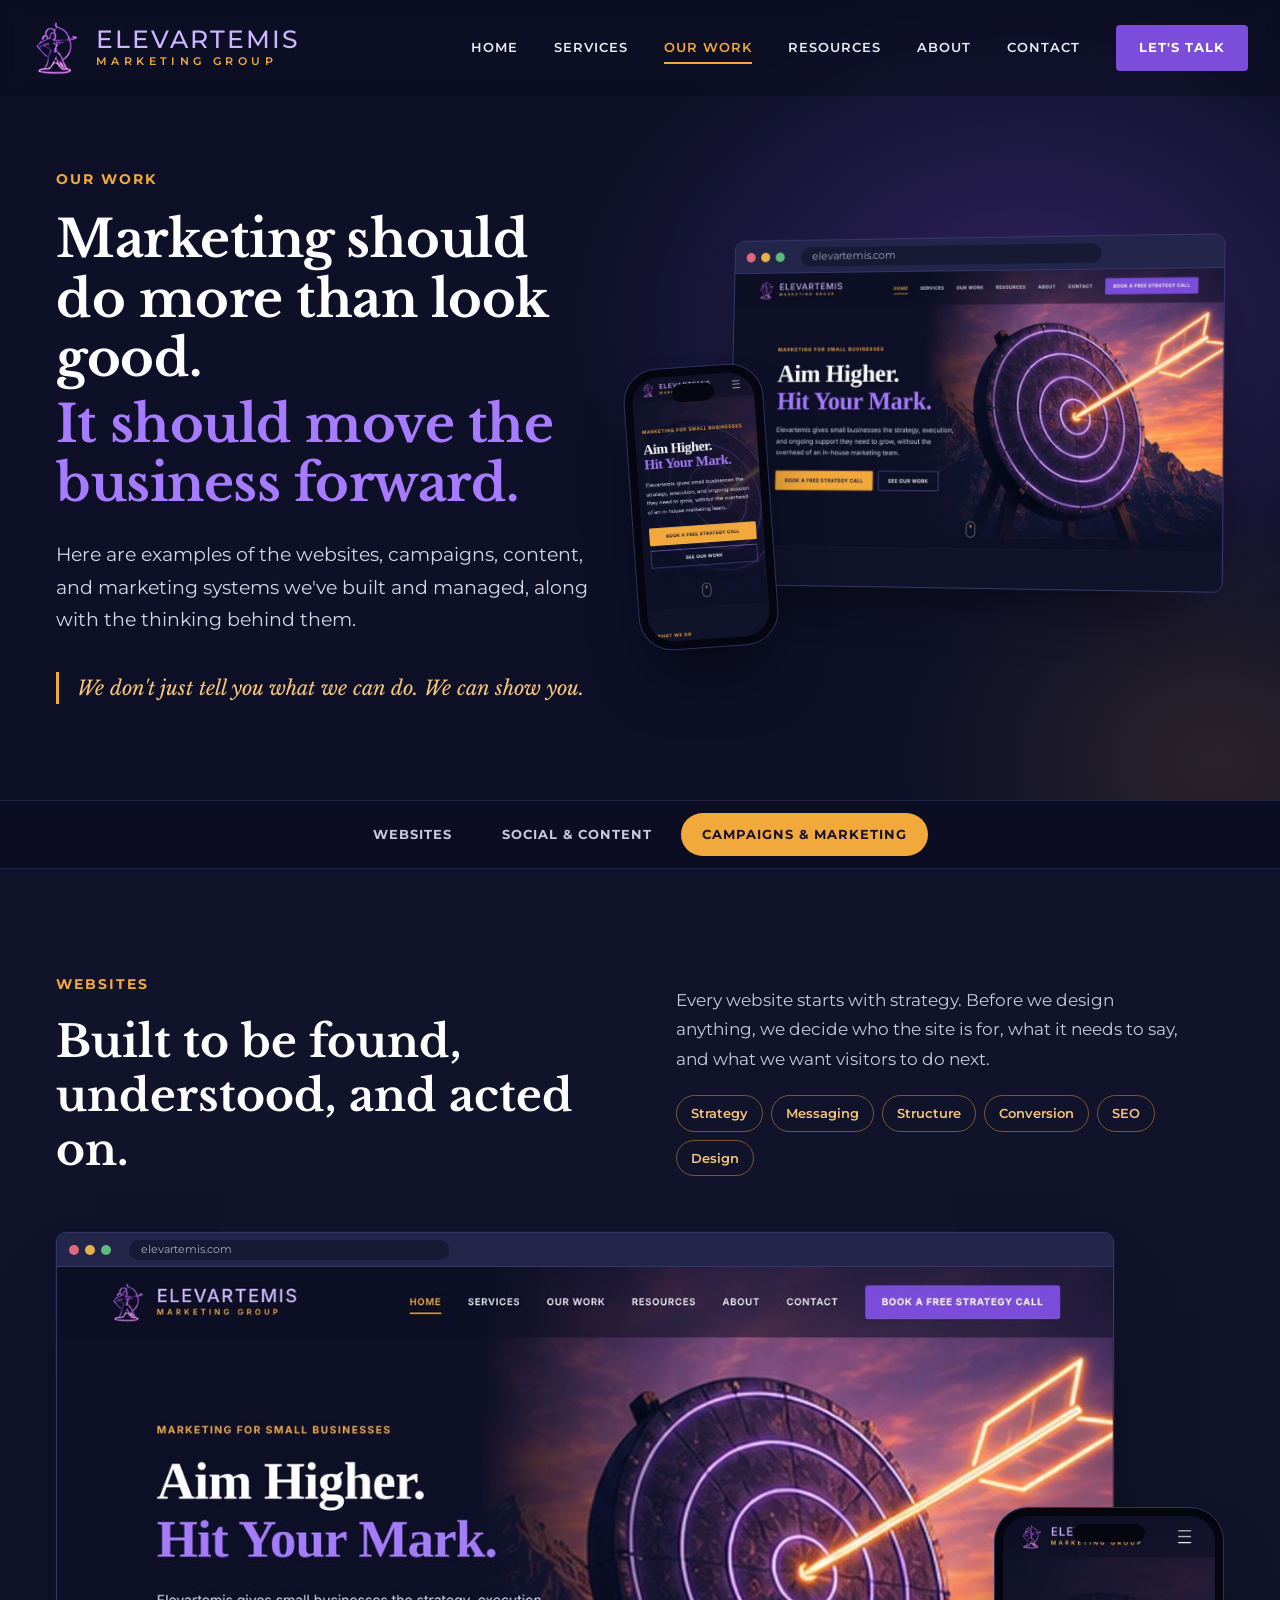
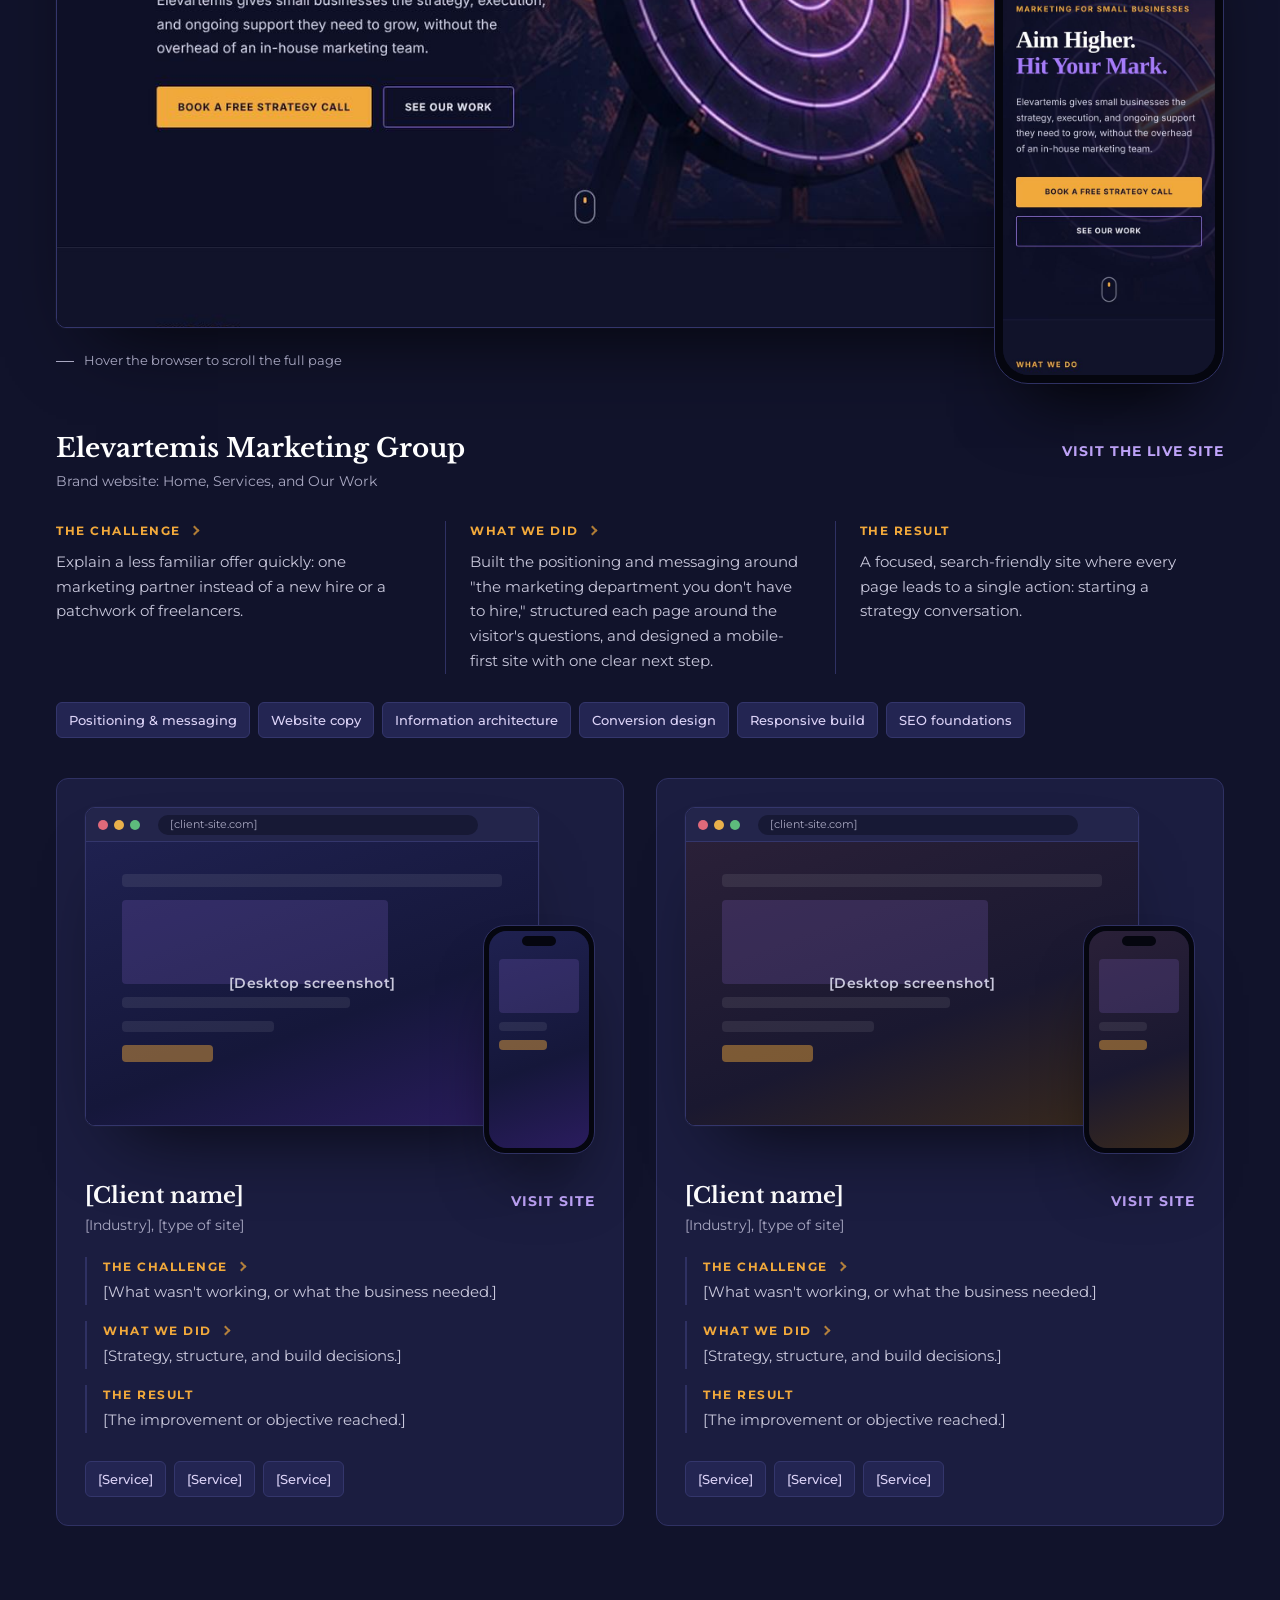
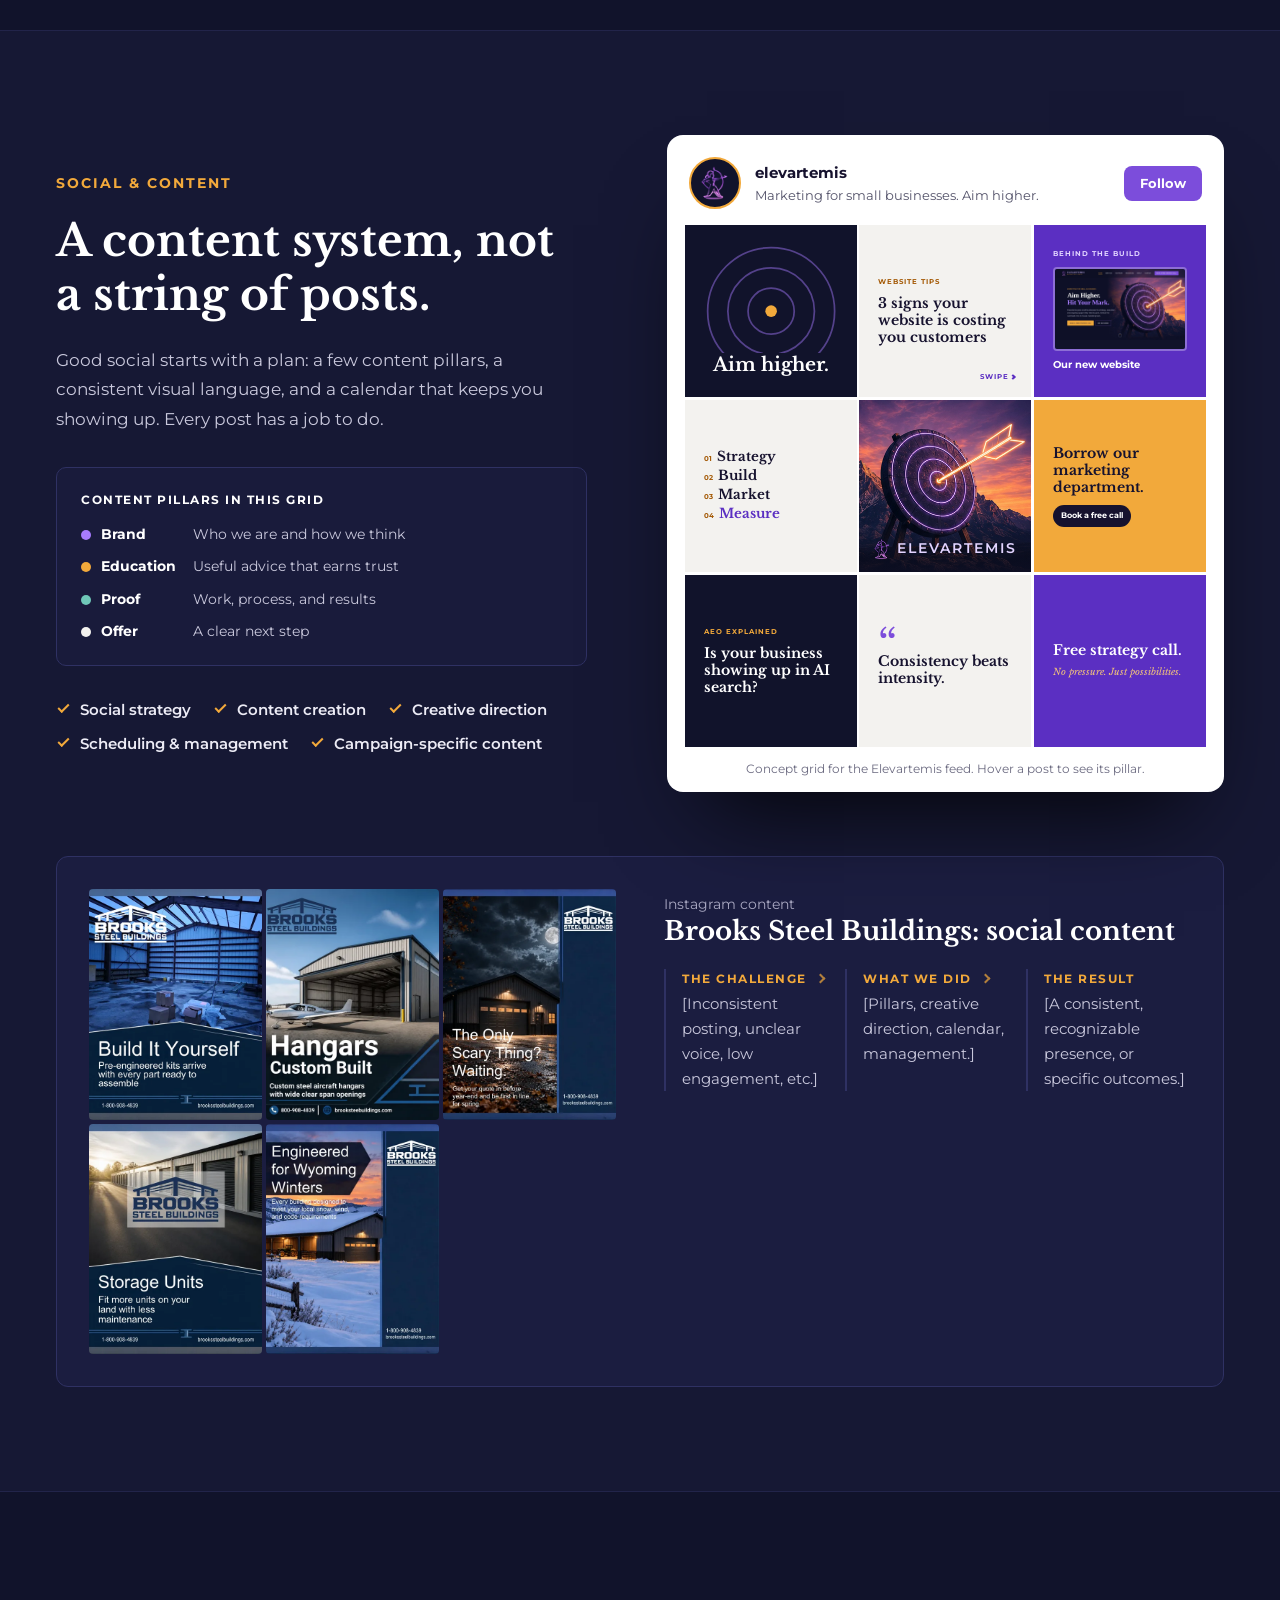
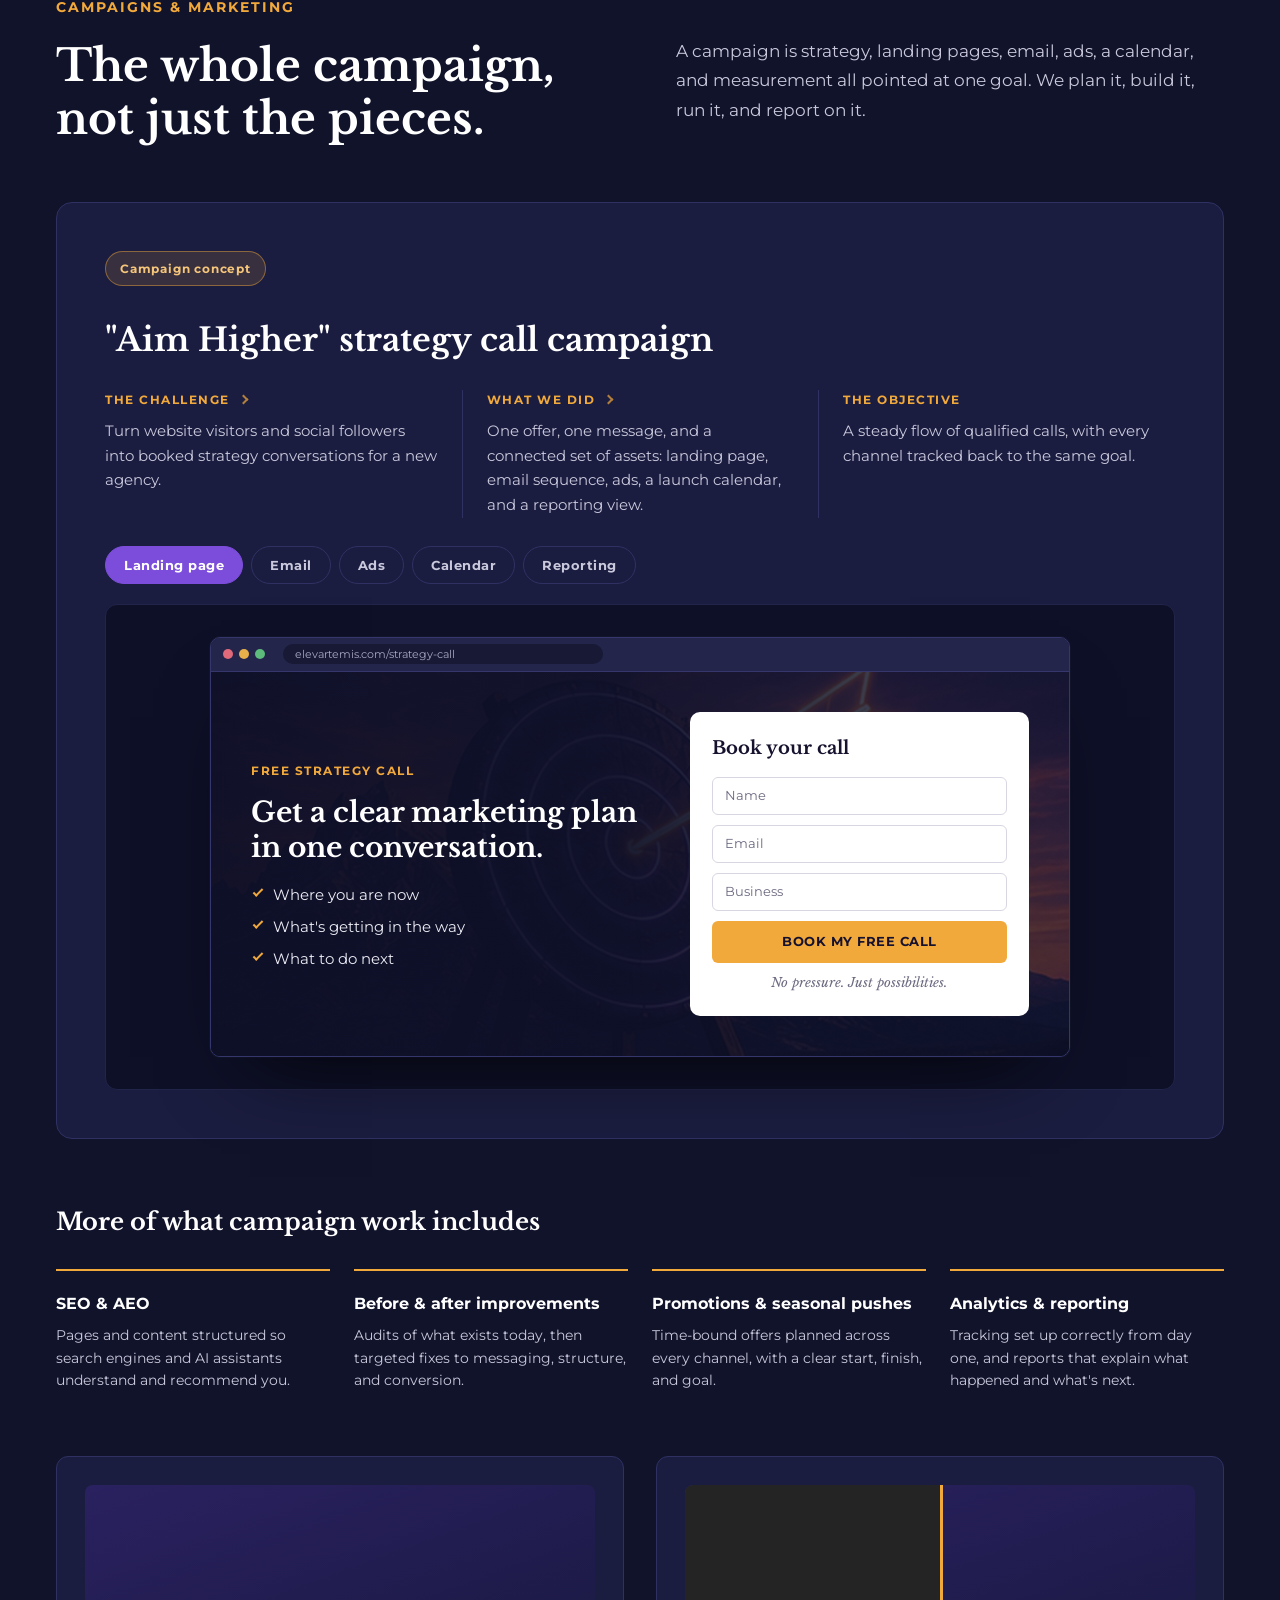
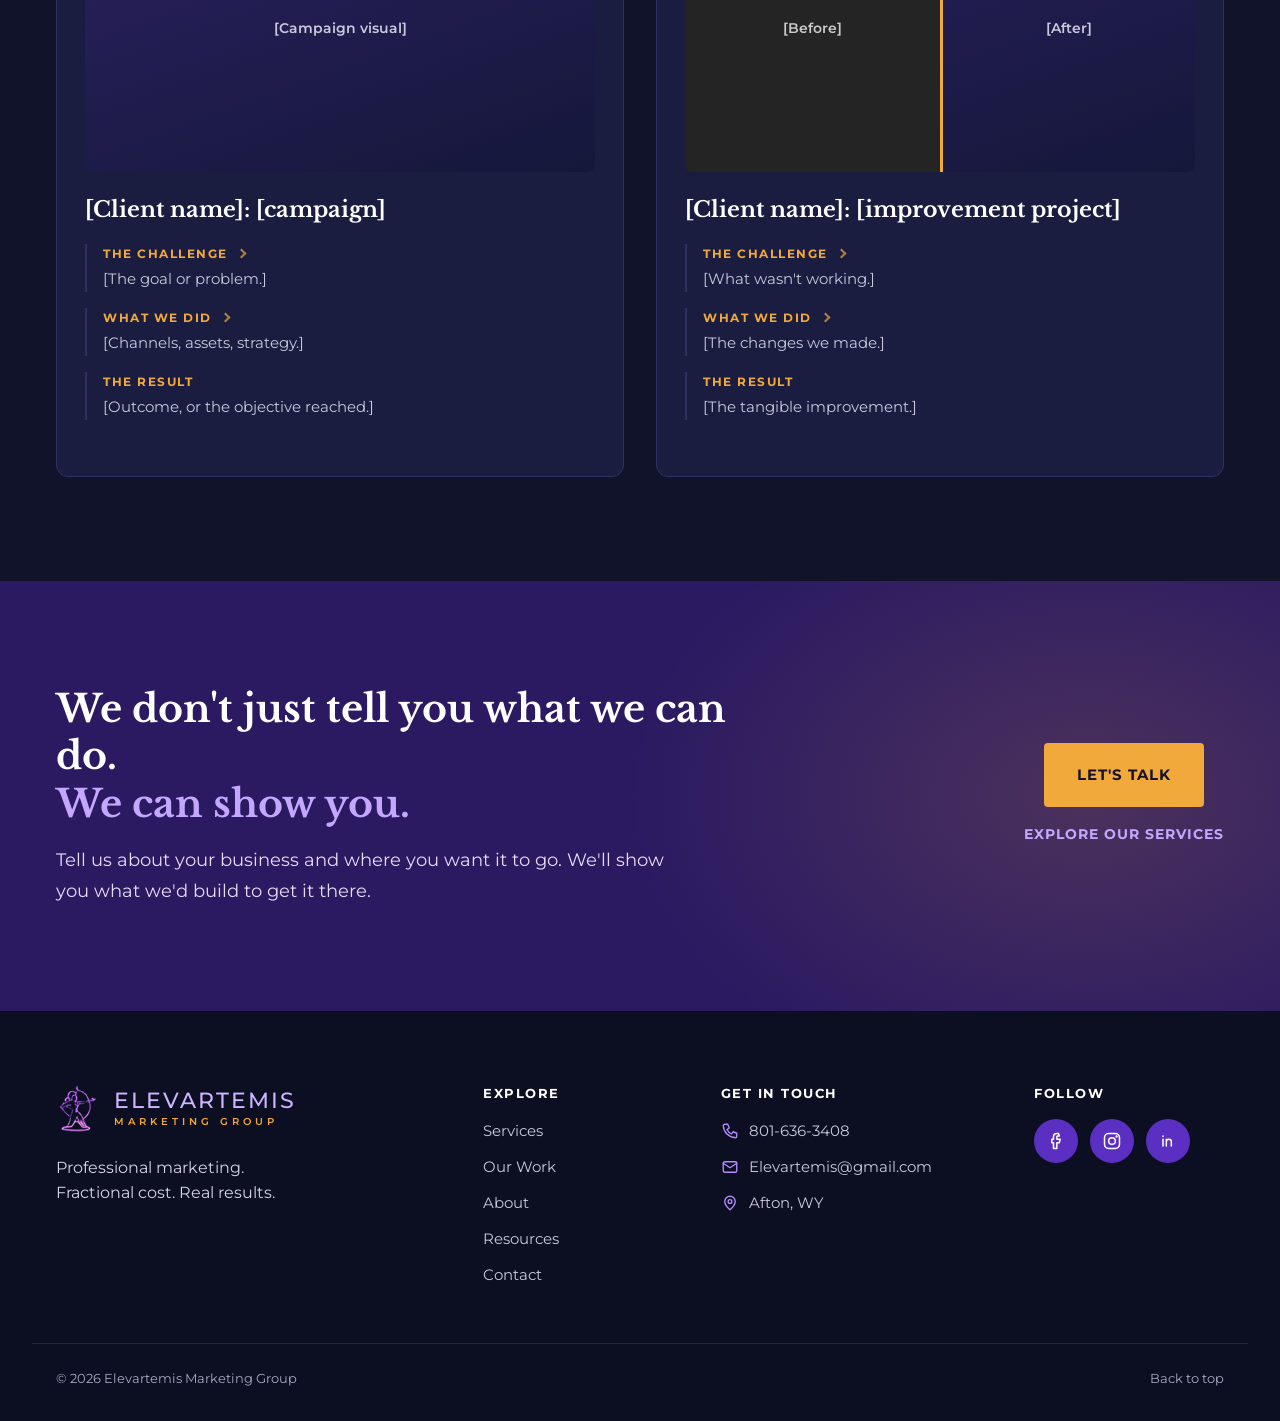
<file: work.html>
<!doctype html>
<html lang="en">
<!-- DRAFT (Nov 2026): Our Work is hidden while the company is being built. Revisit around May 2027.
     To restore: delete the /work.html redirect in vercel.json, remove the robots noindex line below,
     and add "Our Work" back to the nav and footer of every page and article (between Services and Resources). -->
<head>
  <meta name="robots" content="noindex, nofollow">
  <meta charset="utf-8">
  <meta name="viewport" content="width=device-width, initial-scale=1">
  <title>Our Work | Elevartemis Marketing Group</title>
  <meta name="description" content="Websites, content, and campaigns built and managed by Elevartemis. Marketing should do more than look good. It should move the business forward.">
  <link rel="icon" href="images/logo.png">
  <link rel="preconnect" href="https://fonts.googleapis.com">
  <link rel="preconnect" href="https://fonts.gstatic.com" crossorigin>
  <link href="https://fonts.googleapis.com/css2?family=Libre+Baskerville:ital,wght@0,400;0,700;1,400&family=Montserrat:wght@400;500;600;700&display=swap" rel="stylesheet">
  <link rel="stylesheet" href="css/styles.css">
  <link rel="stylesheet" href="css/services.css">
  <link rel="stylesheet" href="css/work.css">
  <script>document.documentElement.classList.add('js');</script>
</head>
<body data-page="work">
  <a class="skip-link" href="#main">Skip to content</a>

  <!-- ============ HEADER ============ -->
  <header class="site-header" id="siteHeader">
    <div class="header-inner">
      <a class="brand" href="index.html" aria-label="Elevartemis Marketing Group home">
        <img src="images/logo.png" alt="" width="50" height="58">
        <span class="brand-text">
          <span class="brand-name">Elevartemis</span>
          <span class="brand-sub">MARKETING GROUP</span>
        </span>
      </a>
      <button class="menu-toggle" id="menuToggle" aria-expanded="false" aria-controls="mainNav" aria-label="Open menu">
        <span></span><span></span><span></span>
      </button>
      <nav class="main-nav" id="mainNav" aria-label="Main">
        <a href="index.html" class="nav-link">Home</a>
        <a href="services.html" class="nav-link">Services</a>
        <a href="work.html" class="nav-link is-active" aria-current="page">Our Work</a>
        <a href="resources.html" class="nav-link">Resources</a>
        <a href="about.html" class="nav-link">About</a>
        <a href="contact.html" class="nav-link">Contact</a>
        <a href="contact.html" class="btn btn-purple nav-cta">Let's talk</a>
      </nav>
    </div>
  </header>

  <main id="main">
    <!-- ============ HERO ============ -->
    <section class="work-hero">
      <div class="container work-hero-grid">
        <div class="work-hero-copy">
          <p class="eyebrow hero-anim" style="--d:0">Our Work</p>
          <h1 class="work-hero-title hero-anim" style="--d:1">Marketing should do more than look good. <span class="accent">It should move the business forward.</span></h1>
          <p class="hero-text hero-anim" style="--d:2">Here are examples of the websites, campaigns, content, and marketing systems we've built and managed, along with the thinking behind them.</p>
          <p class="work-hero-note hero-anim" style="--d:3">We don't just tell you what we can do. We can show you.</p>
        </div>
        <div class="hero-devices hero-anim" style="--d:2" aria-hidden="true">
          <div class="browser hero-browser">
            <div class="browser-bar"><i></i><i></i><i></i><span>elevartemis.com</span></div>
            <div class="browser-screen"><img src="images/work-elevartemis-desktop.jpg" alt="" class="auto-pan"></div>
          </div>
          <div class="phone hero-phone">
            <div class="phone-screen"><img src="images/work-elevartemis-mobile.jpg" alt=""></div>
          </div>
        </div>
      </div>
    </section>

    <!-- ============ CATEGORY NAV ============ -->
    <nav class="cat-nav" aria-label="Work categories">
      <div class="container cat-nav-inner">
        <a href="#websites" class="cat-link is-active">Websites</a>
        <a href="#social" class="cat-link">Social &amp; Content</a>
        <a href="#campaigns" class="cat-link">Campaigns &amp; Marketing</a>
      </div>
    </nav>

    <!-- ============ WEBSITES ============ -->
    <section class="section cat-section" id="websites">
      <div class="container">
        <header class="cat-head" data-reveal>
          <div>
            <p class="eyebrow">Websites</p>
            <h2 class="section-title lg">Built to be found, understood, and acted on.</h2>
          </div>
          <div class="cat-head-side">
            <p class="lead">Every website starts with strategy. Before we design anything, we decide who the site is for, what it needs to say, and what we want visitors to do next.</p>
            <ul class="pill-row" aria-label="Every build includes">
              <li>Strategy</li><li>Messaging</li><li>Structure</li><li>Conversion</li><li>SEO</li><li>Design</li>
            </ul>
          </div>
        </header>

        <!-- Featured website project -->
        <article class="project project-feature" data-reveal>
          <div class="device-stage">
            <div class="browser browser-lg" tabindex="0" aria-label="Scrollable preview of the Elevartemis home page. Hover or focus to scroll.">
              <div class="browser-bar"><i></i><i></i><i></i><span>elevartemis.com</span></div>
              <div class="browser-screen tall"><img src="images/work-elevartemis-desktop.jpg" alt="The Elevartemis home page, from hero through footer" class="scroll-shot"></div>
            </div>
            <div class="phone phone-overlap">
              <div class="phone-screen"><img src="images/work-elevartemis-mobile.jpg" alt="The Elevartemis home page on a phone"></div>
            </div>
            <p class="stage-hint">Hover the browser to scroll the full page</p>
          </div>

          <div class="project-info">
            <div class="project-title-row">
              <div>
                <h3 class="project-name">Elevartemis Marketing Group</h3>
                <p class="project-meta">Brand website: Home, Services, and Our Work</p>
              </div>
              <a href="index.html" class="text-link">Visit the live site</a>
            </div>
            <div class="cws">
              <div class="cws-step">
                <h4>The challenge</h4>
                <p>Explain a less familiar offer quickly: one marketing partner instead of a new hire or a patchwork of freelancers.</p>
              </div>
              <div class="cws-step">
                <h4>What we did</h4>
                <p>Built the positioning and messaging around "the marketing department you don't have to hire," structured each page around the visitor's questions, and designed a mobile-first site with one clear next step.</p>
              </div>
              <div class="cws-step">
                <h4>The result</h4>
                <p>A focused, search-friendly site where every page leads to a single action: starting a strategy conversation.</p>
              </div>
            </div>
            <ul class="tags" aria-label="Services provided">
              <li>Positioning &amp; messaging</li><li>Website copy</li><li>Information architecture</li><li>Conversion design</li><li>Responsive build</li><li>SEO foundations</li>
            </ul>
          </div>
        </article>

        <!-- Client website projects: replace placeholders with real work -->
        <div class="project-grid">
          <article class="project project-card" data-reveal style="--d:1">
            <div class="device-stage small">
              <div class="browser">
                <div class="browser-bar"><i></i><i></i><i></i><span>[client-site.com]</span></div>
                <div class="browser-screen">
                  <!-- Replace this div with: <img src="images/your-client-desktop.jpg" alt="..."> -->
                  <div class="shot-placeholder"><span class="sk sk-nav"></span><span class="sk sk-hero"></span><span class="sk sk-line"></span><span class="sk sk-line short"></span><span class="sk sk-btn"></span><em>[Desktop screenshot]</em></div>
                </div>
              </div>
              <div class="phone phone-overlap sm">
                <div class="phone-screen"><div class="shot-placeholder tall"><span class="sk sk-hero"></span><span class="sk sk-line"></span><span class="sk sk-btn"></span></div></div>
              </div>
            </div>
            <div class="project-info">
              <div class="project-title-row">
                <div>
                  <h3 class="project-name">[Client name]</h3>
                  <p class="project-meta">[Industry], [type of site]</p>
                </div>
                <a href="#" class="text-link">Visit site</a>
              </div>
              <div class="cws compact">
                <div class="cws-step"><h4>The challenge</h4><p>[What wasn't working, or what the business needed.]</p></div>
                <div class="cws-step"><h4>What we did</h4><p>[Strategy, structure, and build decisions.]</p></div>
                <div class="cws-step"><h4>The result</h4><p>[The improvement or objective reached.]</p></div>
              </div>
              <ul class="tags"><li>[Service]</li><li>[Service]</li><li>[Service]</li></ul>
            </div>
          </article>

          <article class="project project-card" data-reveal style="--d:2">
            <div class="device-stage small">
              <div class="browser">
                <div class="browser-bar"><i></i><i></i><i></i><span>[client-site.com]</span></div>
                <div class="browser-screen">
                  <div class="shot-placeholder alt"><span class="sk sk-nav"></span><span class="sk sk-hero"></span><span class="sk sk-line"></span><span class="sk sk-line short"></span><span class="sk sk-btn"></span><em>[Desktop screenshot]</em></div>
                </div>
              </div>
              <div class="phone phone-overlap sm">
                <div class="phone-screen"><div class="shot-placeholder tall alt"><span class="sk sk-hero"></span><span class="sk sk-line"></span><span class="sk sk-btn"></span></div></div>
              </div>
            </div>
            <div class="project-info">
              <div class="project-title-row">
                <div>
                  <h3 class="project-name">[Client name]</h3>
                  <p class="project-meta">[Industry], [type of site]</p>
                </div>
                <a href="#" class="text-link">Visit site</a>
              </div>
              <div class="cws compact">
                <div class="cws-step"><h4>The challenge</h4><p>[What wasn't working, or what the business needed.]</p></div>
                <div class="cws-step"><h4>What we did</h4><p>[Strategy, structure, and build decisions.]</p></div>
                <div class="cws-step"><h4>The result</h4><p>[The improvement or objective reached.]</p></div>
              </div>
              <ul class="tags"><li>[Service]</li><li>[Service]</li><li>[Service]</li></ul>
            </div>
          </article>
        </div>
      </div>
    </section>

    <!-- ============ SOCIAL & CONTENT ============ -->
    <section class="section cat-section social" id="social">
      <div class="container social-grid-wrap">
        <div class="social-copy" data-reveal>
          <p class="eyebrow">Social &amp; Content</p>
          <h2 class="section-title lg">A content system, not a string of posts.</h2>
          <p class="lead">Good social starts with a plan: a few content pillars, a consistent visual language, and a calendar that keeps you showing up. Every post has a job to do.</p>

          <div class="pillar-legend">
            <p class="legend-head">Content pillars in this grid</p>
            <ul>
              <li><span class="dot dot-brand"></span><strong>Brand</strong> Who we are and how we think</li>
              <li><span class="dot dot-edu"></span><strong>Education</strong> Useful advice that earns trust</li>
              <li><span class="dot dot-proof"></span><strong>Proof</strong> Work, process, and results</li>
              <li><span class="dot dot-offer"></span><strong>Offer</strong> A clear next step</li>
            </ul>
          </div>

          <ul class="check-list" aria-label="What's included">
            <li>Social strategy</li><li>Content creation</li><li>Creative direction</li><li>Scheduling &amp; management</li><li>Campaign-specific content</li>
          </ul>
        </div>

        <div class="ig-frame" data-reveal style="--d:2">
          <div class="ig-profile">
            <img src="images/logo.png" alt="" class="ig-avatar">
            <div class="ig-id">
              <p class="ig-handle">elevartemis</p>
              <p class="ig-bio">Marketing for small businesses. Aim higher.</p>
            </div>
            <span class="ig-follow" aria-hidden="true">Follow</span>
          </div>
          <ul class="ig-grid" data-sequence aria-label="Nine-post concept grid for the Elevartemis feed">
            <li class="post p-navy seq-item" style="--i:0" data-pillar="Brand">
              <svg class="post-rings" viewBox="0 0 100 100" aria-hidden="true"><circle cx="50" cy="50" r="44"/><circle cx="50" cy="50" r="30"/><circle cx="50" cy="50" r="16"/><circle cx="50" cy="50" r="4"/></svg>
              <p class="post-serif xl">Aim higher.</p>
              <span class="post-tag">Brand</span>
            </li>
            <li class="post p-paper seq-item" style="--i:1" data-pillar="Education">
              <span class="post-kicker">Website tips</span>
              <p class="post-serif">3 signs your website is costing you customers</p>
              <span class="post-swipe">Swipe</span>
              <span class="post-tag">Education</span>
            </li>
            <li class="post p-purple seq-item" style="--i:2" data-pillar="Proof">
              <span class="post-kicker light">Behind the build</span>
              <div class="post-browser"><img src="images/work-elevartemis-desktop.jpg" alt=""></div>
              <p class="post-sans">Our new website</p>
              <span class="post-tag">Proof</span>
            </li>
            <li class="post p-paper seq-item" style="--i:3" data-pillar="Education">
              <ol class="post-steps"><li>Strategy</li><li>Build</li><li>Market</li><li>Measure</li></ol>
              <span class="post-tag">Education</span>
            </li>
            <li class="post p-image seq-item" style="--i:4" data-pillar="Brand">
              <img src="images/hero.jpg" alt="" class="post-bg">
              <div class="post-wordmark"><img src="images/logo.png" alt=""><span>Elevartemis</span></div>
              <span class="post-tag">Brand</span>
            </li>
            <li class="post p-orange seq-item" style="--i:5" data-pillar="Offer">
              <p class="post-serif">Borrow our marketing department.</p>
              <span class="post-cta">Book a free call</span>
              <span class="post-tag">Offer</span>
            </li>
            <li class="post p-navy seq-item" style="--i:6" data-pillar="Education">
              <span class="post-kicker">AEO explained</span>
              <p class="post-serif">Is your business showing up in AI search?</p>
              <span class="post-tag">Education</span>
            </li>
            <li class="post p-paper seq-item" style="--i:7" data-pillar="Brand">
              <span class="post-quote" aria-hidden="true">&ldquo;</span>
              <p class="post-serif">Consistency beats intensity.</p>
              <span class="post-tag">Brand</span>
            </li>
            <li class="post p-purple seq-item" style="--i:8" data-pillar="Offer">
              <p class="post-serif">Free strategy call.</p>
              <p class="post-script">No pressure. Just possibilities.</p>
              <span class="post-tag">Offer</span>
            </li>
          </ul>
          <p class="ig-caption">Concept grid for the Elevartemis feed. Hover a post to see its pillar.</p>
        </div>
      </div>

      <!-- Client content work -->
      <div class="container">
        <article class="project client-social has-posts" data-reveal>
          <ul class="client-posts" aria-label="Recent Brooks Steel Buildings Instagram posts">
            <li><img src="images/brooks-ig-1.webp" alt="Brooks Steel Buildings post: "Build It Yourself." Pre-engineered kits arrive with every part ready to assemble." width="480" height="640" loading="lazy"></li>
            <li><img src="images/brooks-ig-2.webp" alt="Brooks Steel Buildings post: "Hangars, Custom Built." Custom steel aircraft hangars with wide clear span openings." width="480" height="600" loading="lazy"></li>
            <li><img src="images/brooks-ig-3.webp" alt="Brooks Steel Buildings post: "The Only Scary Thing? Waiting." Get your quote in before year-end and be first in line for spring." width="480" height="640" loading="lazy"></li>
            <li><img src="images/brooks-ig-4.webp" alt="Brooks Steel Buildings post: "Storage Units." Fit more units on your land with less maintenance." width="480" height="640" loading="lazy"></li>
            <li><img src="images/brooks-ig-5.webp" alt="Brooks Steel Buildings post: "Engineered for Wyoming Winters." Every building designed to meet local snow, wind, and code requirements." width="480" height="640" loading="lazy"></li>
          </ul>
          <div class="project-info">
            <p class="project-meta">Instagram content</p>
            <h3 class="project-name">Brooks Steel Buildings: social content</h3>
            <div class="cws compact">
              <div class="cws-step"><h4>The challenge</h4><p>[Inconsistent posting, unclear voice, low engagement, etc.]</p></div>
              <div class="cws-step"><h4>What we did</h4><p>[Pillars, creative direction, calendar, management.]</p></div>
              <div class="cws-step"><h4>The result</h4><p>[A consistent, recognizable presence, or specific outcomes.]</p></div>
            </div>
          </div>
        </article>
      </div>
    </section>

    <!-- ============ CAMPAIGNS & MARKETING ============ -->
    <section class="section cat-section campaigns" id="campaigns">
      <div class="container">
        <header class="cat-head" data-reveal>
          <div>
            <p class="eyebrow">Campaigns &amp; Marketing</p>
            <h2 class="section-title lg">The whole campaign, not just the pieces.</h2>
          </div>
          <div class="cat-head-side">
            <p class="lead">A campaign is strategy, landing pages, email, ads, a calendar, and measurement all pointed at one goal. We plan it, build it, run it, and report on it.</p>
          </div>
        </header>

        <article class="campaign" data-reveal>
          <div class="campaign-intro">
            <span class="core-chip">Campaign concept</span>
            <h3 class="project-name lg">"Aim Higher" strategy call campaign</h3>
            <div class="cws">
              <div class="cws-step"><h4>The challenge</h4><p>Turn website visitors and social followers into booked strategy conversations for a new agency.</p></div>
              <div class="cws-step"><h4>What we did</h4><p>One offer, one message, and a connected set of assets: landing page, email sequence, ads, a launch calendar, and a reporting view.</p></div>
              <div class="cws-step"><h4>The objective</h4><p>A steady flow of qualified calls, with every channel tracked back to the same goal.</p></div>
            </div>
          </div>

          <div class="asset-viewer">
            <div class="asset-tabs" role="tablist" aria-label="Campaign assets">
              <button role="tab" id="tab-landing" aria-controls="panel-landing" aria-selected="true">Landing page</button>
              <button role="tab" id="tab-email" aria-controls="panel-email" aria-selected="false" tabindex="-1">Email</button>
              <button role="tab" id="tab-ads" aria-controls="panel-ads" aria-selected="false" tabindex="-1">Ads</button>
              <button role="tab" id="tab-calendar" aria-controls="panel-calendar" aria-selected="false" tabindex="-1">Calendar</button>
              <button role="tab" id="tab-report" aria-controls="panel-report" aria-selected="false" tabindex="-1">Reporting</button>
            </div>

            <!-- Landing page -->
            <div class="asset-panel is-active" role="tabpanel" id="panel-landing" aria-labelledby="tab-landing" tabindex="0">
              <div class="browser">
                <div class="browser-bar"><i></i><i></i><i></i><span>elevartemis.com/strategy-call</span></div>
                <div class="lp">
                  <div class="lp-copy">
                    <span class="lp-kicker">Free strategy call</span>
                    <p class="lp-title">Get a clear marketing plan in one conversation.</p>
                    <ul class="lp-points"><li>Where you are now</li><li>What's getting in the way</li><li>What to do next</li></ul>
                  </div>
                  <div class="lp-form">
                    <p class="lp-form-title">Book your call</p>
                    <span class="lp-field">Name</span><span class="lp-field">Email</span><span class="lp-field">Business</span>
                    <span class="lp-btn">Book my free call</span>
                    <span class="lp-fine">No pressure. Just possibilities.</span>
                  </div>
                </div>
              </div>
            </div>

            <!-- Email -->
            <div class="asset-panel" role="tabpanel" id="panel-email" aria-labelledby="tab-email" tabindex="0" hidden>
              <div class="email">
                <div class="email-head">
                  <img src="images/logo.png" alt="" class="email-avatar">
                  <div><p class="email-from">Elevartemis</p><p class="email-subject">Your marketing doesn't need more tasks</p></div>
                  <span class="email-seq">Email 1 of 3</span>
                </div>
                <div class="email-body">
                  <p class="email-h">It needs someone to own it.</p>
                  <p>Most small businesses aren't short on ideas. They're short on time, specialists, and follow-through.</p>
                  <p>In a free strategy call, we'll look at where your marketing is now and what should happen next.</p>
                  <span class="lp-btn">Book a free strategy call</span>
                </div>
                <div class="email-seq-row" aria-label="Sequence">
                  <span class="is-on">1. The problem</span><span>2. How it works</span><span>3. The invitation</span>
                </div>
              </div>
            </div>

            <!-- Ads -->
            <div class="asset-panel" role="tabpanel" id="panel-ads" aria-labelledby="tab-ads" tabindex="0" hidden>
              <div class="ads">
                <div class="ad-social">
                  <div class="ad-top"><img src="images/logo.png" alt=""><div><p>Elevartemis</p><span>Sponsored</span></div></div>
                  <p class="ad-text">Don't need a marketing department? Borrow ours.</p>
                  <div class="ad-img"><img src="images/hero.jpg" alt=""></div>
                  <div class="ad-foot"><div><span>elevartemis.com</span><p>Free strategy call</p></div><span class="ad-btn">Book now</span></div>
                </div>
                <div class="ad-search">
                  <p class="ad-search-label">Search ad</p>
                  <div class="serp">
                    <span class="serp-q">marketing help for small business</span>
                    <div class="serp-ad">
                      <span class="serp-url">Sponsored: elevartemis.com</span>
                      <p class="serp-title">Fractional Marketing for Small Businesses | Elevartemis</p>
                      <p class="serp-desc">Strategy, websites, content, and campaigns from one partner. Book a free strategy call.</p>
                    </div>
                    <span class="sk sk-line"></span><span class="sk sk-line short"></span>
                  </div>
                </div>
              </div>
            </div>

            <!-- Calendar -->
            <div class="asset-panel" role="tabpanel" id="panel-calendar" aria-labelledby="tab-calendar" tabindex="0" hidden>
              <div class="cal">
                <div class="cal-head"><p>Launch month</p><ul class="cal-legend"><li class="c-social">Social</li><li class="c-email">Email</li><li class="c-ads">Ads</li><li class="c-web">Web &amp; SEO</li></ul></div>
                <div class="cal-grid">
                  <span class="cal-dow">Mon</span><span class="cal-dow">Tue</span><span class="cal-dow">Wed</span><span class="cal-dow">Thu</span><span class="cal-dow">Fri</span>
                  <div class="cal-day"><b>1</b><i class="c-web">Landing page live</i></div>
                  <div class="cal-day"><b>2</b><i class="c-social">Teaser post</i></div>
                  <div class="cal-day"><b>3</b></div>
                  <div class="cal-day"><b>4</b><i class="c-email">Email 1</i></div>
                  <div class="cal-day"><b>5</b><i class="c-social">Carousel</i></div>
                  <div class="cal-day"><b>8</b><i class="c-ads">Ads launch</i></div>
                  <div class="cal-day"><b>9</b><i class="c-social">Reel</i></div>
                  <div class="cal-day"><b>10</b><i class="c-web">Blog post</i></div>
                  <div class="cal-day"><b>11</b><i class="c-email">Email 2</i></div>
                  <div class="cal-day"><b>12</b><i class="c-social">Offer post</i></div>
                  <div class="cal-day"><b>15</b><i class="c-ads">Ad refresh</i></div>
                  <div class="cal-day"><b>16</b><i class="c-social">Behind the build</i></div>
                  <div class="cal-day"><b>17</b></div>
                  <div class="cal-day"><b>18</b><i class="c-email">Email 3</i></div>
                  <div class="cal-day"><b>19</b><i class="c-web">Report &amp; adjust</i></div>
                </div>
              </div>
            </div>

            <!-- Reporting -->
            <div class="asset-panel" role="tabpanel" id="panel-report" aria-labelledby="tab-report" tabindex="0" hidden>
              <div class="report">
                <div class="report-kpis">
                  <div><span>Calls booked</span><b>[value]</b></div>
                  <div><span>Landing page conversion</span><b>[value]</b></div>
                  <div><span>Email clicks</span><b>[value]</b></div>
                  <div><span>Cost per lead</span><b>[value]</b></div>
                </div>
                <div class="report-charts">
                  <div class="report-card">
                    <p>Leads by week</p>
                    <svg viewBox="0 0 300 120" preserveAspectRatio="none" aria-hidden="true"><path class="grid" d="M0 30H300M0 60H300M0 90H300"/><path class="area" d="M0 100 L50 92 L100 84 L150 70 L200 58 L250 44 L300 34 V120 H0Z"/><path class="line" d="M0 100 L50 92 L100 84 L150 70 L200 58 L250 44 L300 34"/></svg>
                  </div>
                  <div class="report-card">
                    <p>Leads by channel</p>
                    <ul class="report-bars"><li><span>Search</span><i style="--w:78%"></i></li><li><span>Email</span><i style="--w:56%"></i></li><li><span>Social</span><i style="--w:44%"></i></li><li><span>Ads</span><i style="--w:62%"></i></li></ul>
                  </div>
                </div>
                <p class="report-note">Layout example. Real reports use your data, explained in plain language, with recommended next steps.</p>
              </div>
            </div>
          </div>
        </article>

        <!-- More marketing capabilities -->
        <div class="more-work">
          <h3 class="more-title" data-reveal>More of what campaign work includes</h3>
          <div class="more-grid">
            <div class="more-item" data-reveal style="--d:1"><h4>SEO &amp; AEO</h4><p>Pages and content structured so search engines and AI assistants understand and recommend you.</p></div>
            <div class="more-item" data-reveal style="--d:2"><h4>Before &amp; after improvements</h4><p>Audits of what exists today, then targeted fixes to messaging, structure, and conversion.</p></div>
            <div class="more-item" data-reveal style="--d:3"><h4>Promotions &amp; seasonal pushes</h4><p>Time-bound offers planned across every channel, with a clear start, finish, and goal.</p></div>
            <div class="more-item" data-reveal style="--d:4"><h4>Analytics &amp; reporting</h4><p>Tracking set up correctly from day one, and reports that explain what happened and what's next.</p></div>
          </div>
        </div>

        <!-- Client campaign case studies: replace placeholders -->
        <div class="project-grid">
          <article class="project project-card case-card" data-reveal style="--d:1">
            <div class="case-visual"><em>[Campaign visual]</em></div>
            <div class="project-info">
              <h3 class="project-name">[Client name]: [campaign]</h3>
              <div class="cws compact">
                <div class="cws-step"><h4>The challenge</h4><p>[The goal or problem.]</p></div>
                <div class="cws-step"><h4>What we did</h4><p>[Channels, assets, strategy.]</p></div>
                <div class="cws-step"><h4>The result</h4><p>[Outcome, or the objective reached.]</p></div>
              </div>
            </div>
          </article>
          <article class="project project-card case-card" data-reveal style="--d:2">
            <div class="case-visual before-after"><span><em>[Before]</em></span><span><em>[After]</em></span></div>
            <div class="project-info">
              <h3 class="project-name">[Client name]: [improvement project]</h3>
              <div class="cws compact">
                <div class="cws-step"><h4>The challenge</h4><p>[What wasn't working.]</p></div>
                <div class="cws-step"><h4>What we did</h4><p>[The changes we made.]</p></div>
                <div class="cws-step"><h4>The result</h4><p>[The tangible improvement.]</p></div>
              </div>
            </div>
          </article>
        </div>
      </div>
    </section>

    <!-- ============ CTA ============ -->
    <section class="cta cta-talk cta-plain" id="contact">
      <div class="container cta-inner">
        <div class="cta-talk-copy">
          <h2 class="cta-title" data-reveal>We don't just tell you what we can do. <span class="accent">We can show you.</span></h2>
          <p class="cta-body" data-reveal style="--d:1">Tell us about your business and where you want it to go. We'll show you what we'd build to get it there.</p>
        </div>
        <div class="cta-actions" data-reveal style="--d:2">
          <a href="contact.html" class="btn btn-orange btn-xl">Let's talk</a>
          <a href="services.html" class="text-link">Explore our services</a>
        </div>
      </div>
    </section>
  </main>

  <!-- ============ FOOTER ============ -->
  <footer class="site-footer">
    <div class="container footer-grid">
      <div class="footer-brand">
        <a class="brand" href="index.html" aria-label="Elevartemis Marketing Group home">
          <img src="images/logo.png" alt="" width="44" height="52">
          <span class="brand-text">
            <span class="brand-name">Elevartemis</span>
            <span class="brand-sub">MARKETING GROUP</span>
          </span>
        </a>
        <p>Professional marketing.<br>Fractional cost. Real results.</p>
      </div>
      <nav class="footer-col" aria-label="Footer">
        <h2 class="footer-heading">Explore</h2>
        <a href="services.html">Services</a>
        <a href="work.html">Our Work</a>
        <a href="about.html">About</a>
        <a href="resources.html">Resources</a>
        <a href="contact.html">Contact</a>
      </nav>
      <div class="footer-col">
        <h2 class="footer-heading">Get in touch</h2>
        <a href="tel:8016363408" class="contact-line"><svg viewBox="0 0 24 24" aria-hidden="true"><path d="M5 3h4l2 5-3 2a12 12 0 0 0 6 6l2-3 5 2v4a2 2 0 0 1-2 2A17 17 0 0 1 3 5a2 2 0 0 1 2-2z"/></svg>801-636-3408</a>
        <a href="mailto:Elevartemis@gmail.com" class="contact-line"><svg viewBox="0 0 24 24" aria-hidden="true"><rect x="3" y="5" width="18" height="14" rx="2"/><path d="M3 7l9 6 9-6"/></svg>Elevartemis@gmail.com</a>
        <span class="contact-line"><svg viewBox="0 0 24 24" aria-hidden="true"><path d="M12 21s-7-6-7-11a7 7 0 0 1 14 0c0 5-7 11-7 11z"/><circle cx="12" cy="10" r="2.5"/></svg>Afton, WY</span>
      </div>
      <div class="footer-col">
        <h2 class="footer-heading">Follow</h2>
        <div class="socials">
          <a href="#" aria-label="Elevartemis on Facebook"><svg viewBox="0 0 24 24" aria-hidden="true"><path d="M15 3h-2a4 4 0 0 0-4 4v3H7v4h2v7h4v-7h3l1-4h-4V7a1 1 0 0 1 1-1h2z"/></svg></a>
          <a href="#" aria-label="Elevartemis on Instagram"><svg viewBox="0 0 24 24" aria-hidden="true"><rect x="3" y="3" width="18" height="18" rx="5"/><circle cx="12" cy="12" r="4"/><circle cx="17.5" cy="6.5" r="0.6"/></svg></a>
          <a href="#" aria-label="Elevartemis on LinkedIn"><svg viewBox="0 0 24 24" aria-hidden="true"><path d="M6 10v8M6 6v.5M10 18v-8M10 13a3 3 0 0 1 6 0v5"/></svg></a>
        </div>
      </div>
    </div>
    <div class="container footer-bottom">
      <span>© <span id="year">2026</span> Elevartemis Marketing Group</span>
      <a href="#main" class="back-to-top">Back to top</a>
    </div>
  </footer>

  <script src="js/main.js"></script>
  <script src="js/work.js"></script>
</body>
</html>
</file>
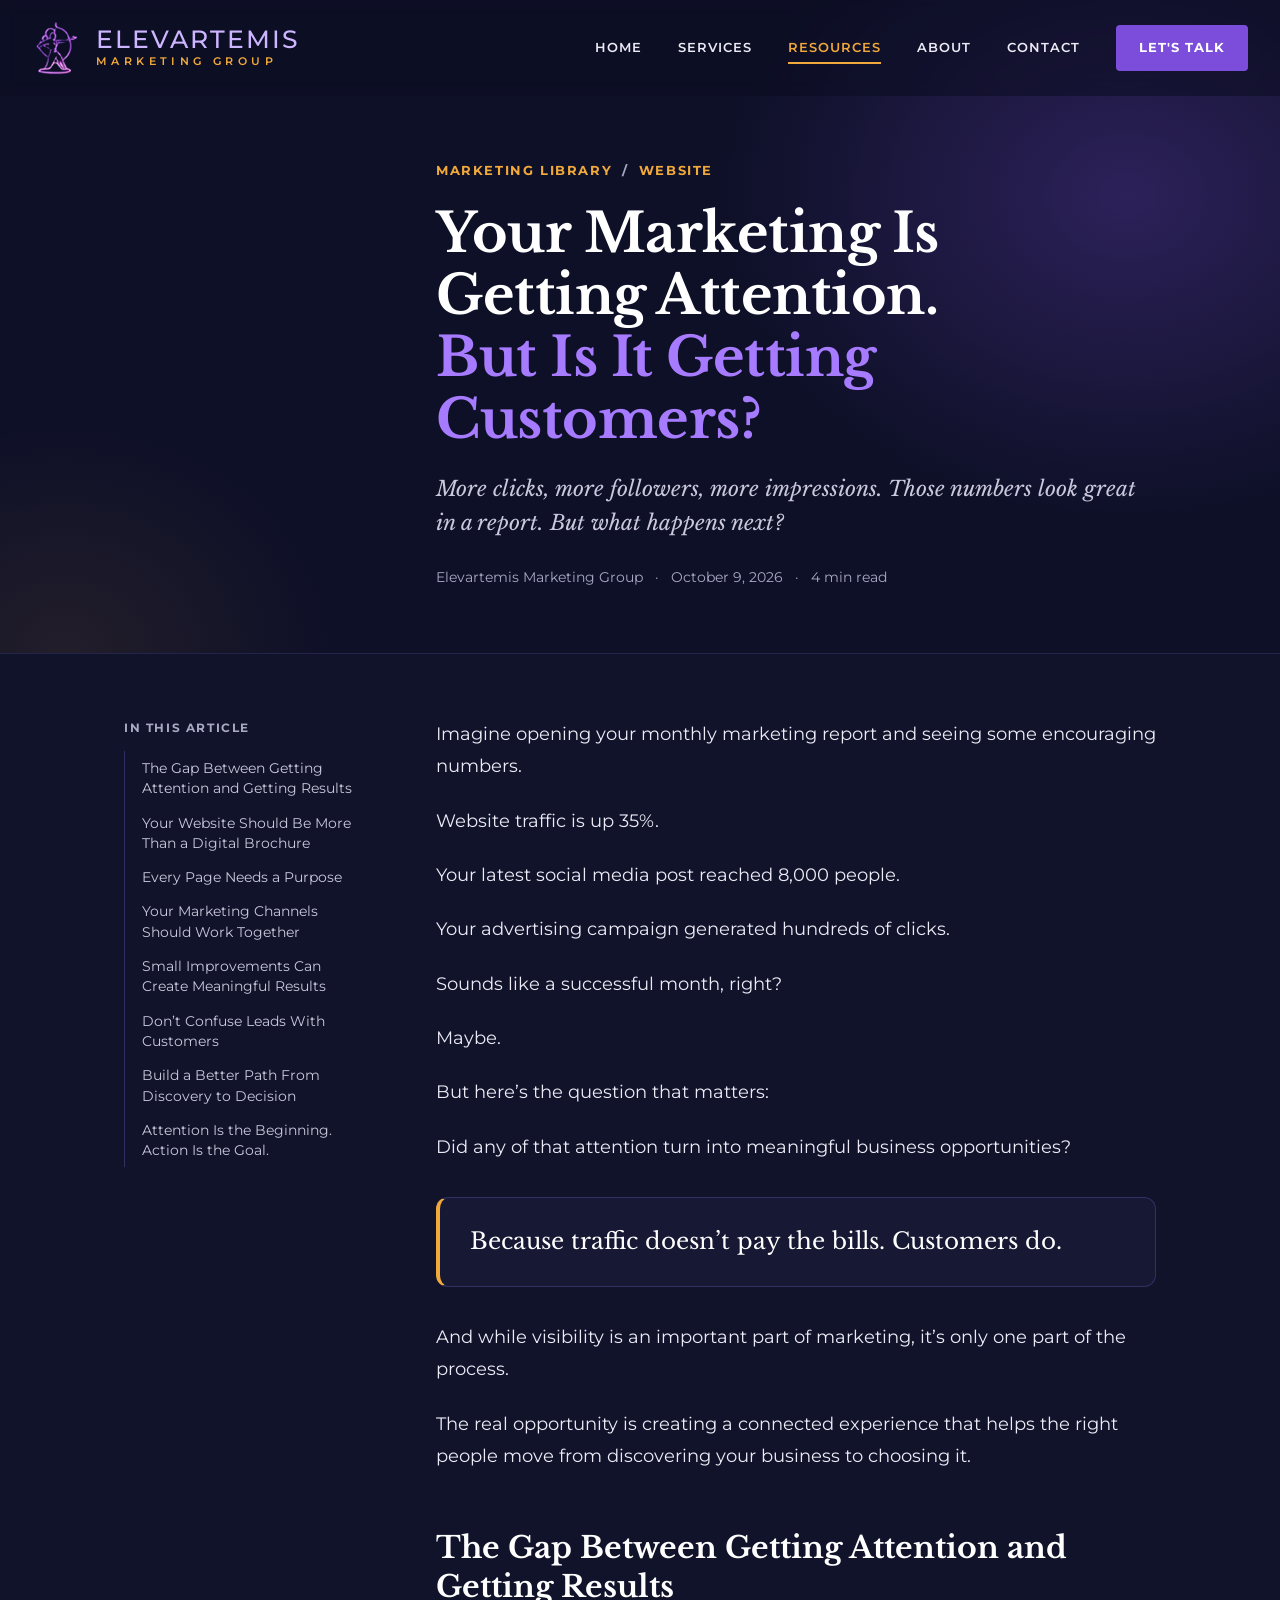
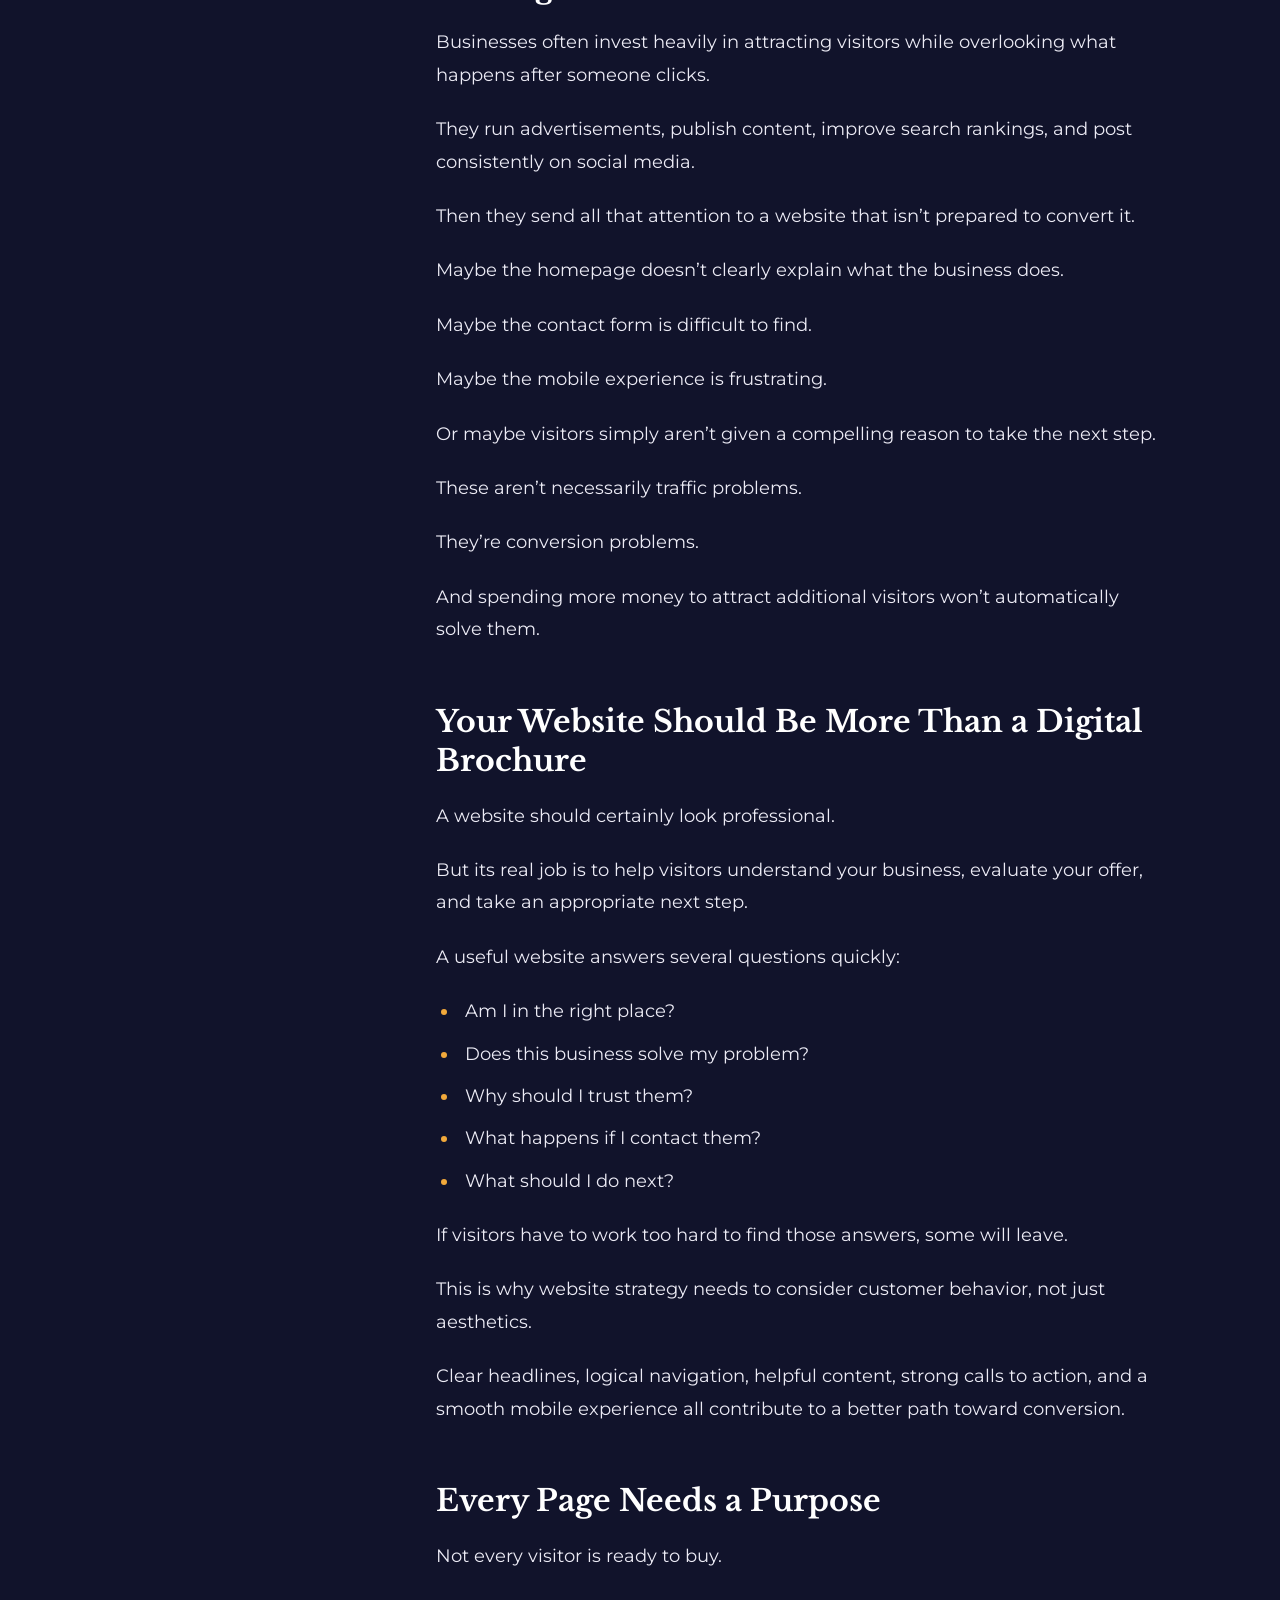
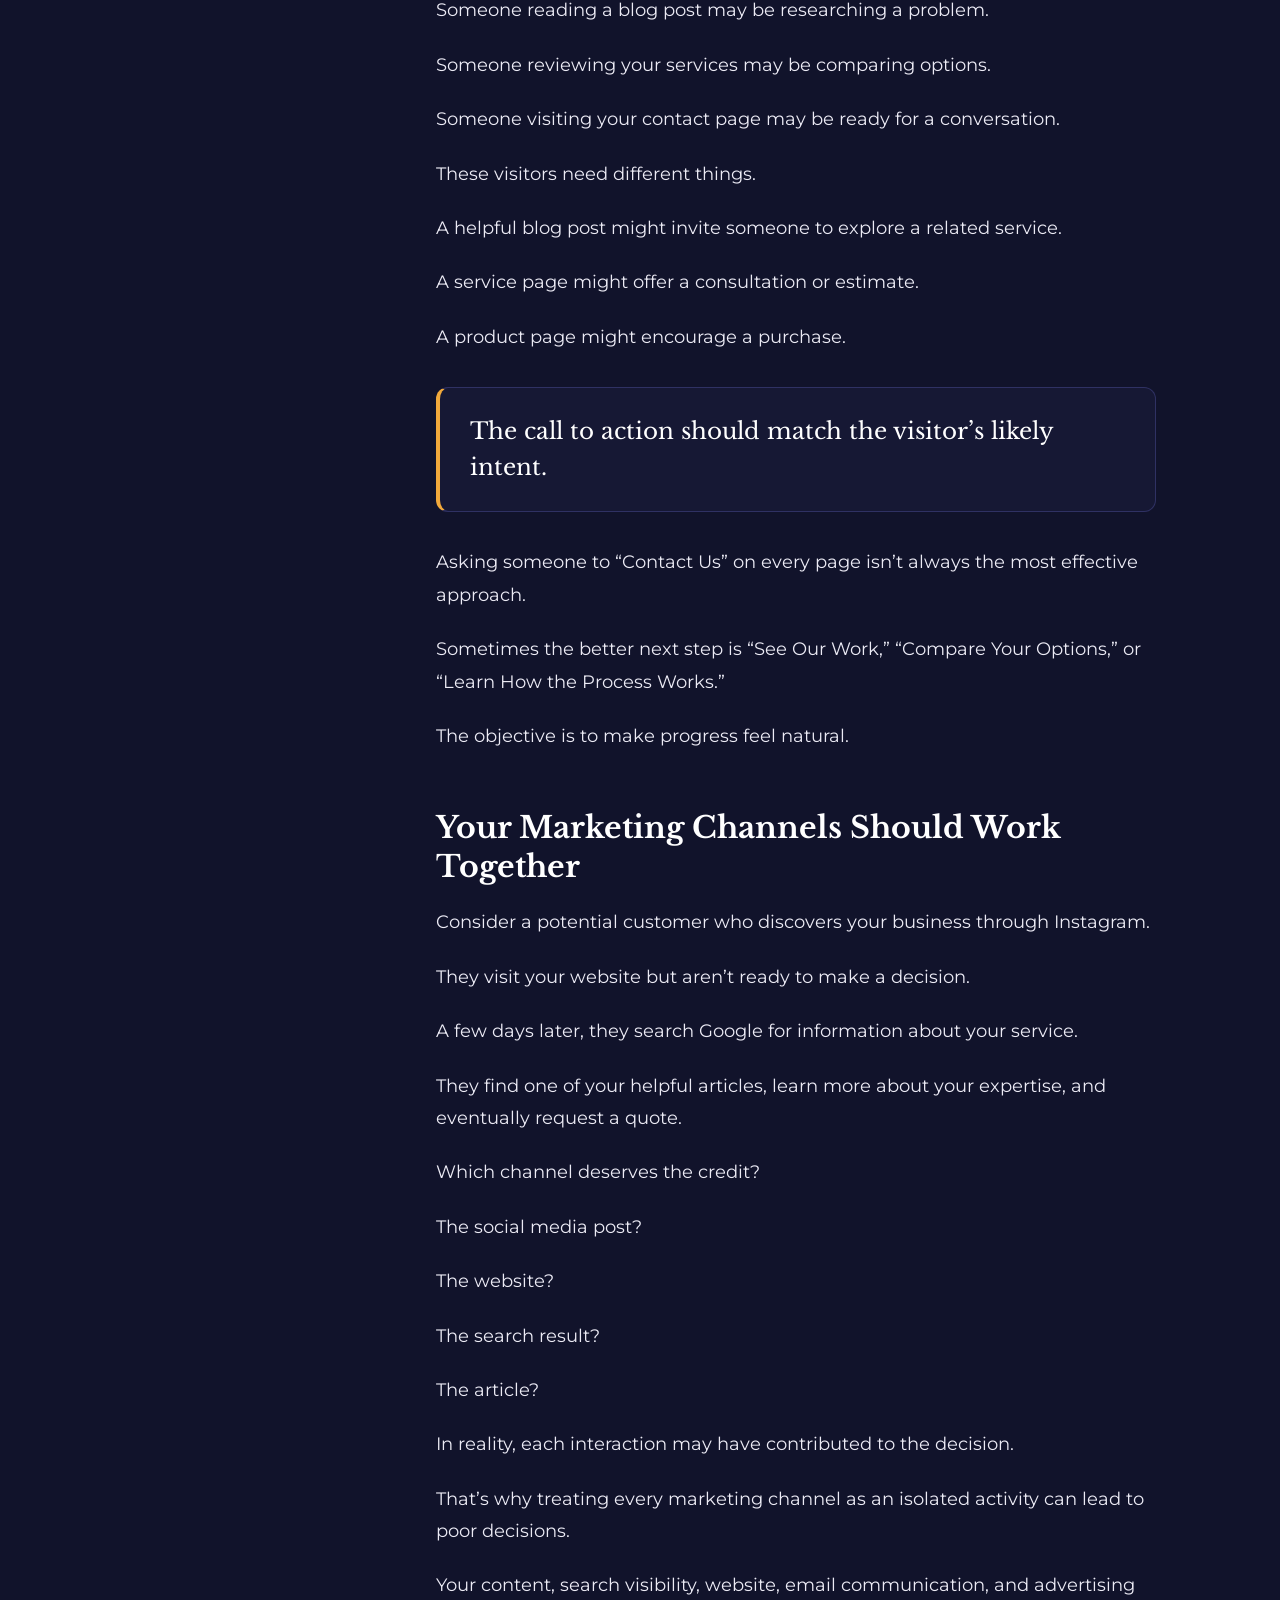
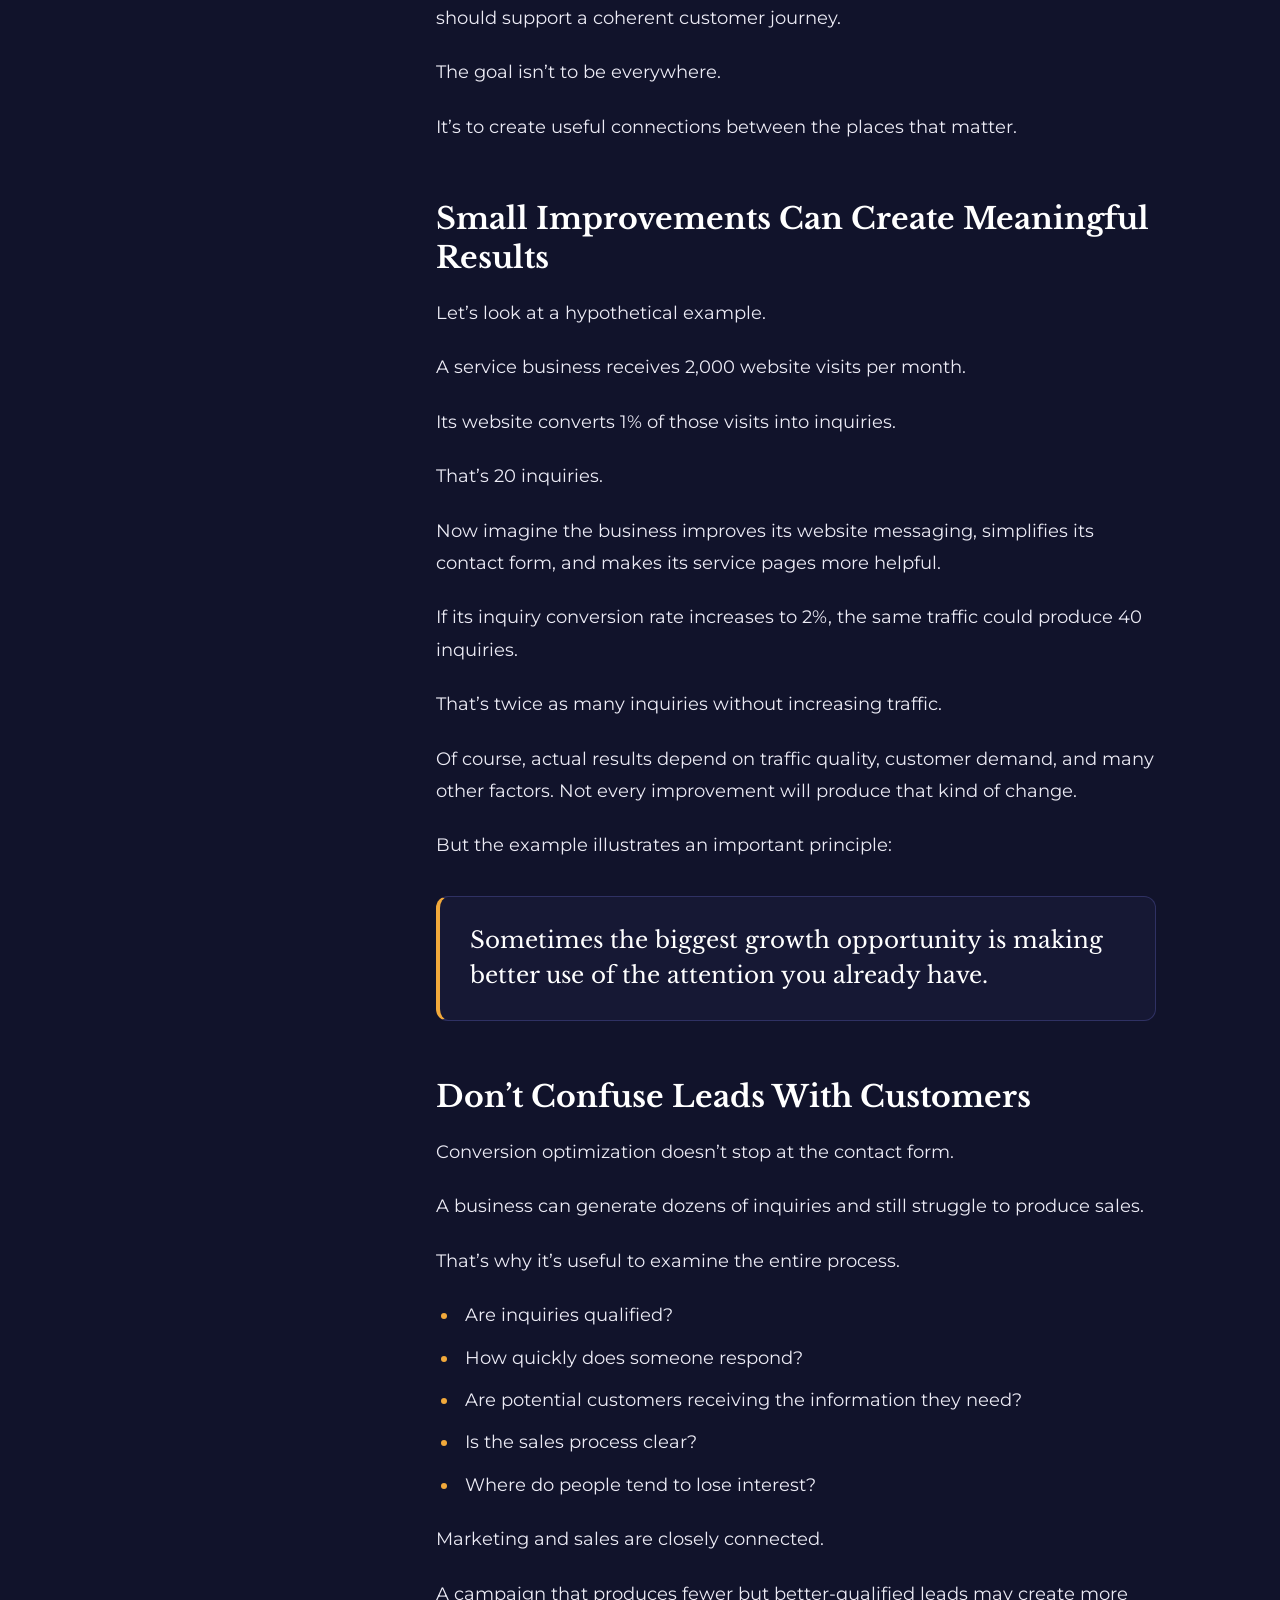
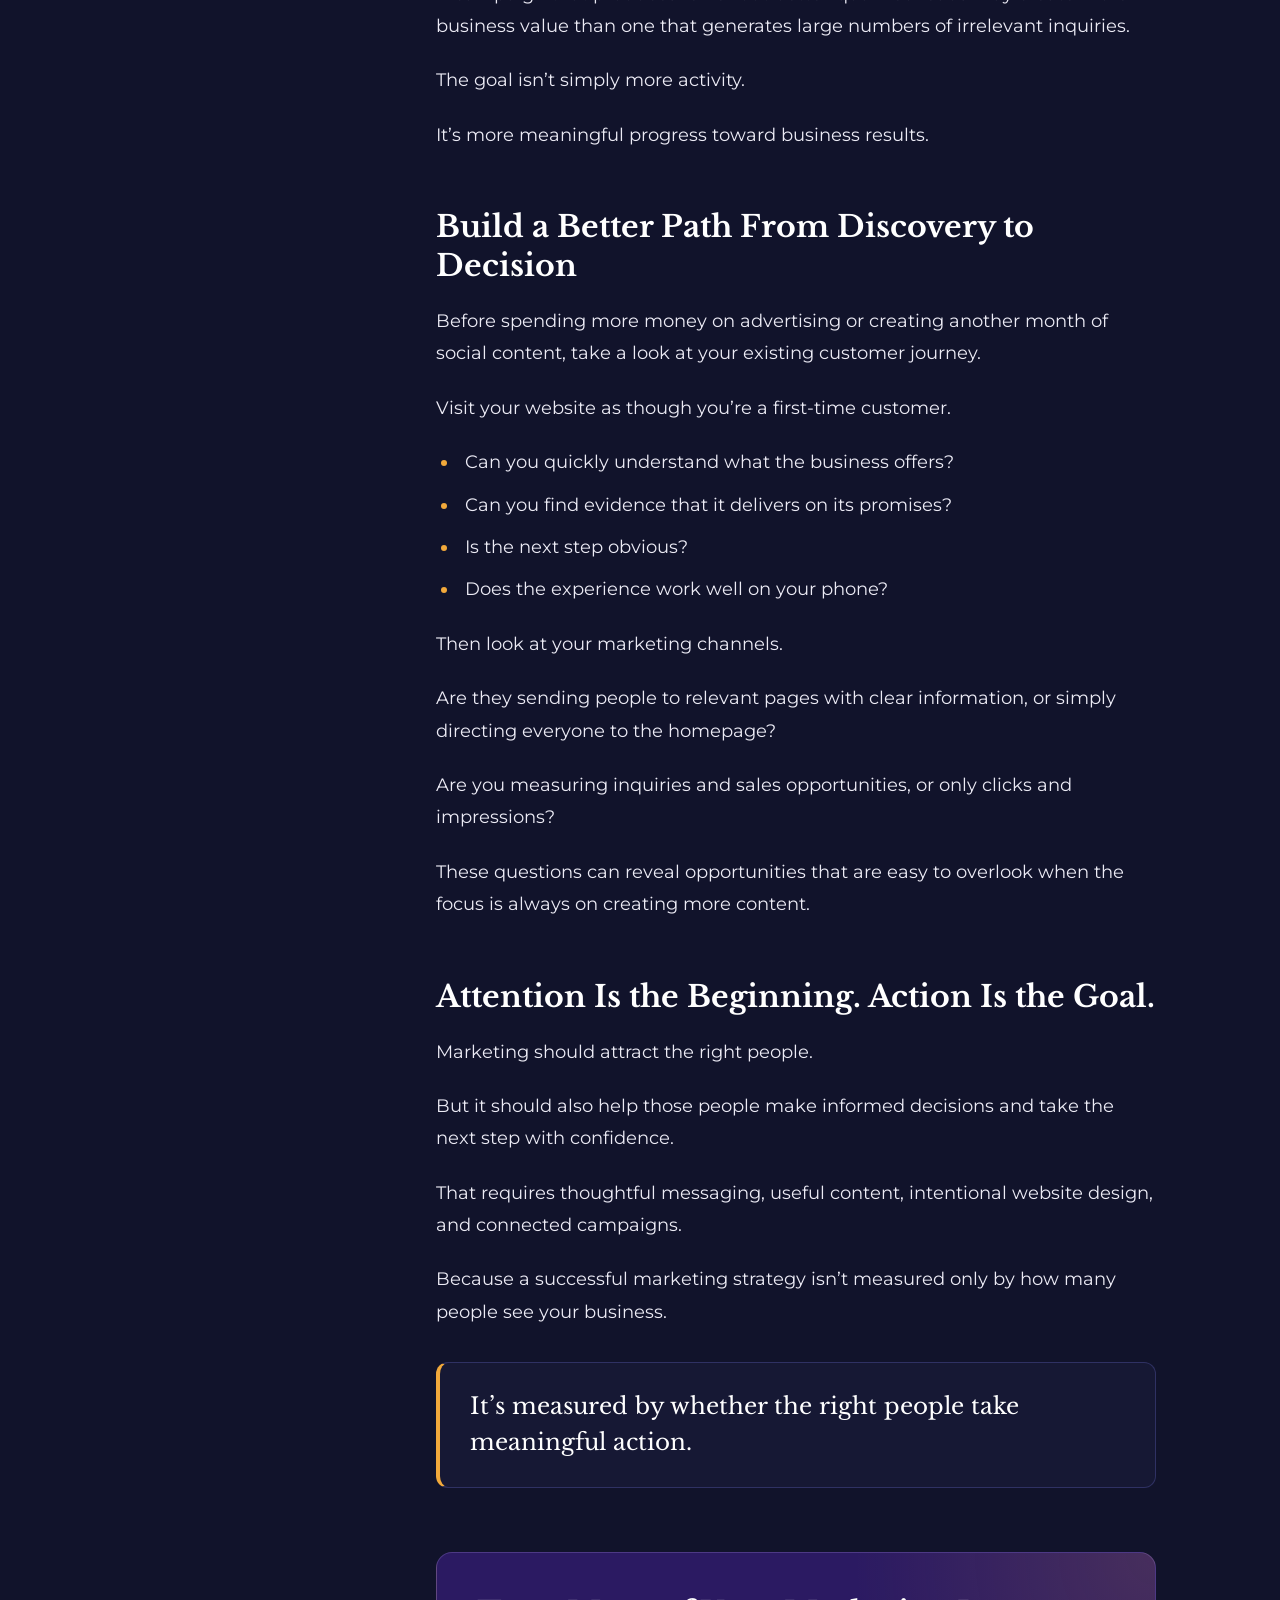
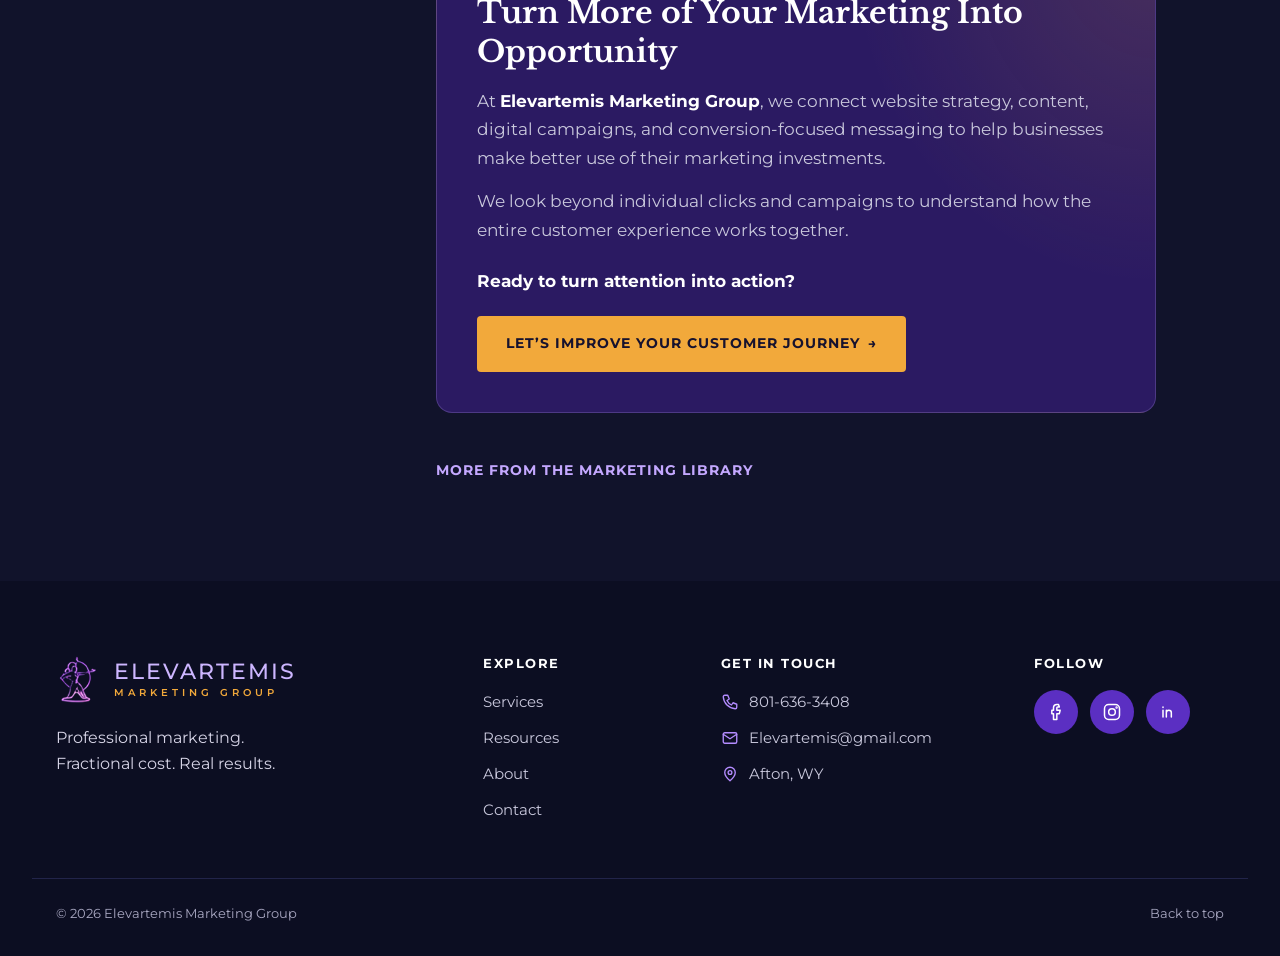
<file: articles/attention-into-customers.html>
<!doctype html>
<html lang="en">
<head>
  <meta charset="utf-8">
  <meta name="viewport" content="width=device-width, initial-scale=1">
  <title>Your Marketing Is Getting Attention. But Is It Getting Customers? | Elevartemis</title>
  <meta name="description" content="Clicks, followers, and impressions look great in a report. How to turn the attention you already have into inquiries and customers.">
  <meta property="og:type" content="article">
  <meta property="og:title" content="Your Marketing Is Getting Attention. But Is It Getting Customers?">
  <meta property="og:description" content="Clicks, followers, and impressions look great in a report. How to turn the attention you already have into inquiries and customers.">
  <link rel="icon" href="../images/logo.png">
  <link rel="preconnect" href="https://fonts.googleapis.com">
  <link rel="preconnect" href="https://fonts.gstatic.com" crossorigin>
  <link href="https://fonts.googleapis.com/css2?family=Libre+Baskerville:ital,wght@0,400;0,700;1,400&family=Montserrat:wght@400;500;600;700&display=swap" rel="stylesheet">
  <link rel="stylesheet" href="../css/styles.css">
  <link rel="stylesheet" href="../css/article.css">
  <script>document.documentElement.classList.add('js');</script>
  <script type="application/ld+json">
{
  "@context": "https://schema.org",
  "@type": "Article",
  "headline": "Your Marketing Is Getting Attention. But Is It Getting Customers?",
  "description": "Clicks, followers, and impressions look great in a report. How to turn the attention you already have into inquiries and customers.",
  "datePublished": "2026-10-09",
  "author": {
    "@type": "Organization",
    "name": "Elevartemis Marketing Group"
  },
  "publisher": {
    "@type": "Organization",
    "name": "Elevartemis Marketing Group"
  }
}
  </script>
</head>
<body data-page="article">
  <a class="skip-link" href="#main">Skip to content</a>

  <!-- ============ HEADER ============ -->
  <header class="site-header" id="siteHeader">
    <div class="header-inner">
      <a class="brand" href="../index.html" aria-label="Elevartemis Marketing Group home">
        <img src="../images/logo.png" alt="" width="50" height="58">
        <span class="brand-text">
          <span class="brand-name">Elevartemis</span>
          <span class="brand-sub">MARKETING GROUP</span>
        </span>
      </a>
      <button class="menu-toggle" id="menuToggle" aria-expanded="false" aria-controls="mainNav" aria-label="Open menu">
        <span></span><span></span><span></span>
      </button>
      <nav class="main-nav" id="mainNav" aria-label="Main">
        <a href="../index.html" class="nav-link">Home</a>
        <a href="../services.html" class="nav-link">Services</a>
        <a href="../resources.html" class="nav-link is-active">Resources</a>
        <a href="../about.html" class="nav-link">About</a>
        <a href="../contact.html" class="nav-link">Contact</a>
        <a href="../contact.html" class="btn btn-purple nav-cta">Let's talk</a>
      </nav>
    </div>
  </header>

  <main id="main">
    <article class="ar">
      <header class="ar-hero">
        <div class="container ar-hero-inner">
          <nav class="ar-crumbs hero-anim" style="--d:0" aria-label="Breadcrumb">
            <a href="../resources.html#library">Marketing Library</a><span aria-hidden="true">/</span><span>Website</span>
          </nav>
          <h1 class="ar-title hero-anim" style="--d:1">Your Marketing Is Getting Attention. <span class="accent">But Is It Getting Customers?</span></h1>
          <p class="ar-dek hero-anim" style="--d:2">More clicks, more followers, more impressions. Those numbers look great in a report. But what happens next?</p>
          <p class="ar-meta hero-anim" style="--d:3">
            <span>Elevartemis Marketing Group</span><span aria-hidden="true">&middot;</span>
            <time datetime="2026-10-09">October 9, 2026</time><span aria-hidden="true">&middot;</span>
            <span>4 min read</span>
          </p>
        </div>
      </header>

      <div class="container ar-layout">
        <aside class="ar-toc" aria-labelledby="tocTitle">
          <div class="ar-toc-inner">
            <p class="ar-toc-title" id="tocTitle">In this article</p>
            <ol>
              <li><a href="#the-gap-between-getting-attention-and-getting-results">The Gap Between Getting Attention and Getting Results</a></li>
              <li><a href="#your-website-should-be-more-than-a-digital-brochure">Your Website Should Be More Than a Digital Brochure</a></li>
              <li><a href="#every-page-needs-a-purpose">Every Page Needs a Purpose</a></li>
              <li><a href="#your-marketing-channels-should-work-together">Your Marketing Channels Should Work Together</a></li>
              <li><a href="#small-improvements-can-create-meaningful-results">Small Improvements Can Create Meaningful Results</a></li>
              <li><a href="#don-t-confuse-leads-with-customers">Don&rsquo;t Confuse Leads With Customers</a></li>
              <li><a href="#build-a-better-path-from-discovery-to-decision">Build a Better Path From Discovery to Decision</a></li>
              <li><a href="#attention-is-the-beginning-action-is-the-goal">Attention Is the Beginning. Action Is the Goal.</a></li>
            </ol>
          </div>
        </aside>

        <div class="ar-body">
          <p>Imagine opening your monthly marketing report and seeing some encouraging numbers.</p>
          <p>Website traffic is up 35%.</p>
          <p>Your latest social media post reached 8,000 people.</p>
          <p>Your advertising campaign generated hundreds of clicks.</p>
          <p>Sounds like a successful month, right?</p>
          <p>Maybe.</p>
          <p>But here&rsquo;s the question that matters:</p>
          <p>Did any of that attention turn into meaningful business opportunities?</p>
          <p class="ar-pull">Because traffic doesn&rsquo;t pay the bills. Customers do.</p>
          <p>And while visibility is an important part of marketing, it&rsquo;s only one part of the process.</p>
          <p>The real opportunity is creating a connected experience that helps the right people move from discovering your business to choosing it.</p>
          <h2 id="the-gap-between-getting-attention-and-getting-results">The Gap Between Getting Attention and Getting Results</h2>
          <p>Businesses often invest heavily in attracting visitors while overlooking what happens after someone clicks.</p>
          <p>They run advertisements, publish content, improve search rankings, and post consistently on social media.</p>
          <p>Then they send all that attention to a website that isn&rsquo;t prepared to convert it.</p>
          <p>Maybe the homepage doesn&rsquo;t clearly explain what the business does.</p>
          <p>Maybe the contact form is difficult to find.</p>
          <p>Maybe the mobile experience is frustrating.</p>
          <p>Or maybe visitors simply aren&rsquo;t given a compelling reason to take the next step.</p>
          <p>These aren&rsquo;t necessarily traffic problems.</p>
          <p>They&rsquo;re conversion problems.</p>
          <p>And spending more money to attract additional visitors won&rsquo;t automatically solve them.</p>
          <h2 id="your-website-should-be-more-than-a-digital-brochure">Your Website Should Be More Than a Digital Brochure</h2>
          <p>A website should certainly look professional.</p>
          <p>But its real job is to help visitors understand your business, evaluate your offer, and take an appropriate next step.</p>
          <p>A useful website answers several questions quickly:</p>
          <ul><li>Am I in the right place?</li><li>Does this business solve my problem?</li><li>Why should I trust them?</li><li>What happens if I contact them?</li><li>What should I do next?</li></ul>
          <p>If visitors have to work too hard to find those answers, some will leave.</p>
          <p>This is why website strategy needs to consider customer behavior, not just aesthetics.</p>
          <p>Clear headlines, logical navigation, helpful content, strong calls to action, and a smooth mobile experience all contribute to a better path toward conversion.</p>
          <h2 id="every-page-needs-a-purpose">Every Page Needs a Purpose</h2>
          <p>Not every visitor is ready to buy.</p>
          <p>Someone reading a blog post may be researching a problem.</p>
          <p>Someone reviewing your services may be comparing options.</p>
          <p>Someone visiting your contact page may be ready for a conversation.</p>
          <p>These visitors need different things.</p>
          <p>A helpful blog post might invite someone to explore a related service.</p>
          <p>A service page might offer a consultation or estimate.</p>
          <p>A product page might encourage a purchase.</p>
          <p class="ar-pull">The call to action should match the visitor&rsquo;s likely intent.</p>
          <p>Asking someone to &ldquo;Contact Us&rdquo; on every page isn&rsquo;t always the most effective approach.</p>
          <p>Sometimes the better next step is &ldquo;See Our Work,&rdquo; &ldquo;Compare Your Options,&rdquo; or &ldquo;Learn How the Process Works.&rdquo;</p>
          <p>The objective is to make progress feel natural.</p>
          <h2 id="your-marketing-channels-should-work-together">Your Marketing Channels Should Work Together</h2>
          <p>Consider a potential customer who discovers your business through Instagram.</p>
          <p>They visit your website but aren&rsquo;t ready to make a decision.</p>
          <p>A few days later, they search Google for information about your service.</p>
          <p>They find one of your helpful articles, learn more about your expertise, and eventually request a quote.</p>
          <p>Which channel deserves the credit?</p>
          <p>The social media post?</p>
          <p>The website?</p>
          <p>The search result?</p>
          <p>The article?</p>
          <p>In reality, each interaction may have contributed to the decision.</p>
          <p>That&rsquo;s why treating every marketing channel as an isolated activity can lead to poor decisions.</p>
          <p>Your content, search visibility, website, email communication, and advertising should support a coherent customer journey.</p>
          <p>The goal isn&rsquo;t to be everywhere.</p>
          <p>It&rsquo;s to create useful connections between the places that matter.</p>
          <h2 id="small-improvements-can-create-meaningful-results">Small Improvements Can Create Meaningful Results</h2>
          <p>Let&rsquo;s look at a hypothetical example.</p>
          <p>A service business receives 2,000 website visits per month.</p>
          <p>Its website converts 1% of those visits into inquiries.</p>
          <p>That&rsquo;s 20 inquiries.</p>
          <p>Now imagine the business improves its website messaging, simplifies its contact form, and makes its service pages more helpful.</p>
          <p>If its inquiry conversion rate increases to 2%, the same traffic could produce 40 inquiries.</p>
          <p>That&rsquo;s twice as many inquiries without increasing traffic.</p>
          <p>Of course, actual results depend on traffic quality, customer demand, and many other factors. Not every improvement will produce that kind of change.</p>
          <p>But the example illustrates an important principle:</p>
          <p class="ar-pull">Sometimes the biggest growth opportunity is making better use of the attention you already have.</p>
          <h2 id="don-t-confuse-leads-with-customers">Don&rsquo;t Confuse Leads With Customers</h2>
          <p>Conversion optimization doesn&rsquo;t stop at the contact form.</p>
          <p>A business can generate dozens of inquiries and still struggle to produce sales.</p>
          <p>That&rsquo;s why it&rsquo;s useful to examine the entire process.</p>
          <ul><li>Are inquiries qualified?</li><li>How quickly does someone respond?</li><li>Are potential customers receiving the information they need?</li><li>Is the sales process clear?</li><li>Where do people tend to lose interest?</li></ul>
          <p>Marketing and sales are closely connected.</p>
          <p>A campaign that produces fewer but better-qualified leads may create more business value than one that generates large numbers of irrelevant inquiries.</p>
          <p>The goal isn&rsquo;t simply more activity.</p>
          <p>It&rsquo;s more meaningful progress toward business results.</p>
          <h2 id="build-a-better-path-from-discovery-to-decision">Build a Better Path From Discovery to Decision</h2>
          <p>Before spending more money on advertising or creating another month of social content, take a look at your existing customer journey.</p>
          <p>Visit your website as though you&rsquo;re a first-time customer.</p>
          <ul><li>Can you quickly understand what the business offers?</li><li>Can you find evidence that it delivers on its promises?</li><li>Is the next step obvious?</li><li>Does the experience work well on your phone?</li></ul>
          <p>Then look at your marketing channels.</p>
          <p>Are they sending people to relevant pages with clear information, or simply directing everyone to the homepage?</p>
          <p>Are you measuring inquiries and sales opportunities, or only clicks and impressions?</p>
          <p>These questions can reveal opportunities that are easy to overlook when the focus is always on creating more content.</p>
          <h2 id="attention-is-the-beginning-action-is-the-goal">Attention Is the Beginning. Action Is the Goal.</h2>
          <p>Marketing should attract the right people.</p>
          <p>But it should also help those people make informed decisions and take the next step with confidence.</p>
          <p>That requires thoughtful messaging, useful content, intentional website design, and connected campaigns.</p>
          <p>Because a successful marketing strategy isn&rsquo;t measured only by how many people see your business.</p>
          <p class="ar-pull">It&rsquo;s measured by whether the right people take meaningful action.</p>

          <aside class="ar-cta" aria-labelledby="arCtaTitle">
            <h2 class="ar-cta-title" id="arCtaTitle">Turn More of Your Marketing Into Opportunity</h2>
            <p>At <strong>Elevartemis Marketing Group</strong>, we connect website strategy, content, digital campaigns, and conversion-focused messaging to help businesses make better use of their marketing investments.</p>
            <p>We look beyond individual clicks and campaigns to understand how the entire customer experience works together.</p>
            <p class="ar-cta-q">Ready to turn attention into action?</p>
            <a href="../contact.html" class="btn btn-orange btn-lg">Let&rsquo;s Improve Your Customer Journey <span aria-hidden="true">&rarr;</span></a>
          </aside>

          <p class="ar-back"><a href="../resources.html#library" class="text-link">More from the Marketing Library</a></p>
        </div>
      </div>
    </article>
  </main>

  <!-- ============ FOOTER ============ -->
  <footer class="site-footer">
    <div class="container footer-grid">
      <div class="footer-brand">
        <a class="brand" href="../index.html" aria-label="Elevartemis Marketing Group home">
          <img src="../images/logo.png" alt="" width="44" height="52">
          <span class="brand-text">
            <span class="brand-name">Elevartemis</span>
            <span class="brand-sub">MARKETING GROUP</span>
          </span>
        </a>
        <p>Professional marketing.<br>Fractional cost. Real results.</p>
      </div>
      <nav class="footer-col" aria-label="Footer">
        <h2 class="footer-heading">Explore</h2>
        <a href="../services.html">Services</a>
        <a href="../resources.html">Resources</a>
        <a href="../about.html">About</a>
        <a href="../contact.html">Contact</a>
      </nav>
      <div class="footer-col">
        <h2 class="footer-heading">Get in touch</h2>
        <a href="tel:8016363408" class="contact-line"><svg viewBox="0 0 24 24" aria-hidden="true"><path d="M5 3h4l2 5-3 2a12 12 0 0 0 6 6l2-3 5 2v4a2 2 0 0 1-2 2A17 17 0 0 1 3 5a2 2 0 0 1 2-2z"/></svg>801-636-3408</a>
        <a href="mailto:Elevartemis@gmail.com" class="contact-line"><svg viewBox="0 0 24 24" aria-hidden="true"><rect x="3" y="5" width="18" height="14" rx="2"/><path d="M3 7l9 6 9-6"/></svg>Elevartemis@gmail.com</a>
        <span class="contact-line"><svg viewBox="0 0 24 24" aria-hidden="true"><path d="M12 21s-7-6-7-11a7 7 0 0 1 14 0c0 5-7 11-7 11z"/><circle cx="12" cy="10" r="2.5"/></svg>Afton, WY</span>
      </div>
      <div class="footer-col">
        <h2 class="footer-heading">Follow</h2>
        <div class="socials">
          <a href="#" aria-label="Elevartemis on Facebook"><svg viewBox="0 0 24 24" aria-hidden="true"><path d="M15 3h-2a4 4 0 0 0-4 4v3H7v4h2v7h4v-7h3l1-4h-4V7a1 1 0 0 1 1-1h2z"/></svg></a>
          <a href="#" aria-label="Elevartemis on Instagram"><svg viewBox="0 0 24 24" aria-hidden="true"><rect x="3" y="3" width="18" height="18" rx="5"/><circle cx="12" cy="12" r="4"/><circle cx="17.5" cy="6.5" r="0.6"/></svg></a>
          <a href="#" aria-label="Elevartemis on LinkedIn"><svg viewBox="0 0 24 24" aria-hidden="true"><path d="M6 10v8M6 6v.5M10 18v-8M10 13a3 3 0 0 1 6 0v5"/></svg></a>
        </div>
      </div>
    </div>
    <div class="container footer-bottom">
      <span>© <span id="year">2026</span> Elevartemis Marketing Group</span>
      <a href="#main" class="back-to-top">Back to top</a>
    </div>
  </footer>

  <script src="../js/main.js"></script>
</body>
</html>
</file>
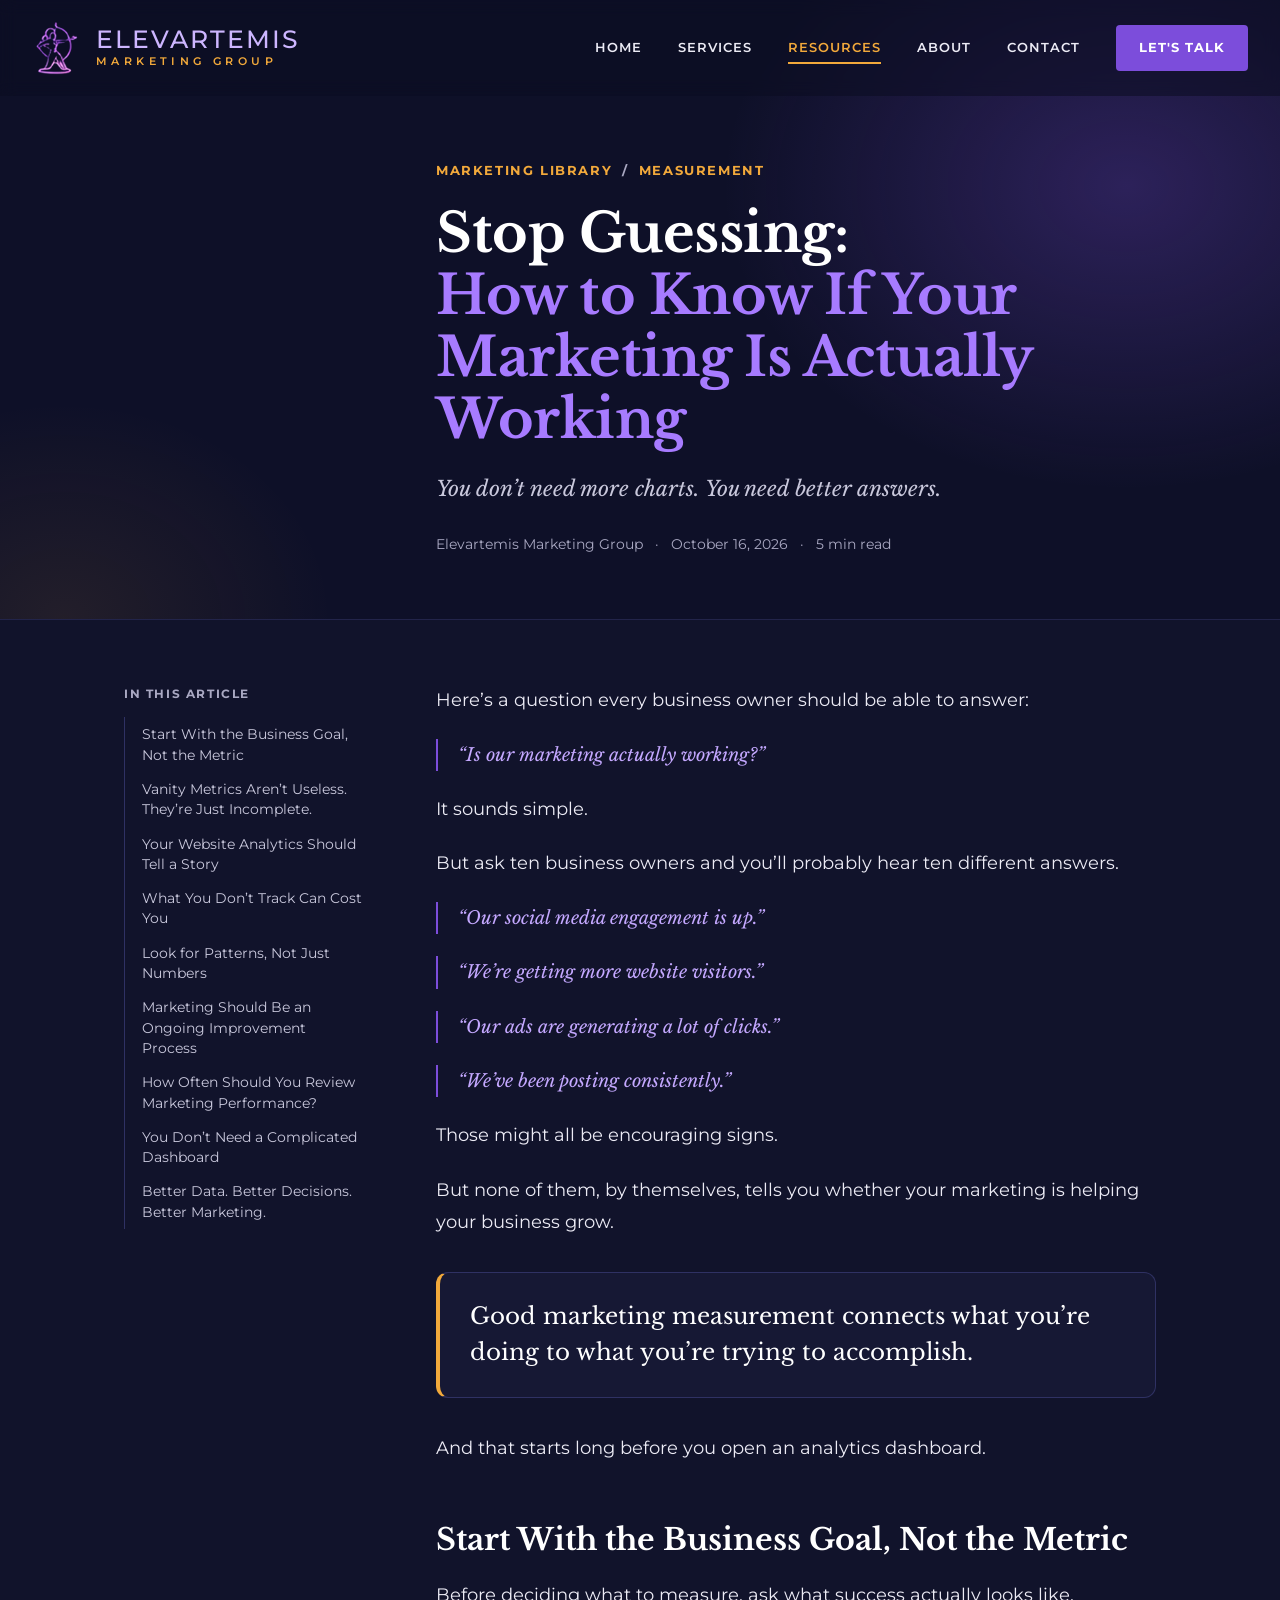
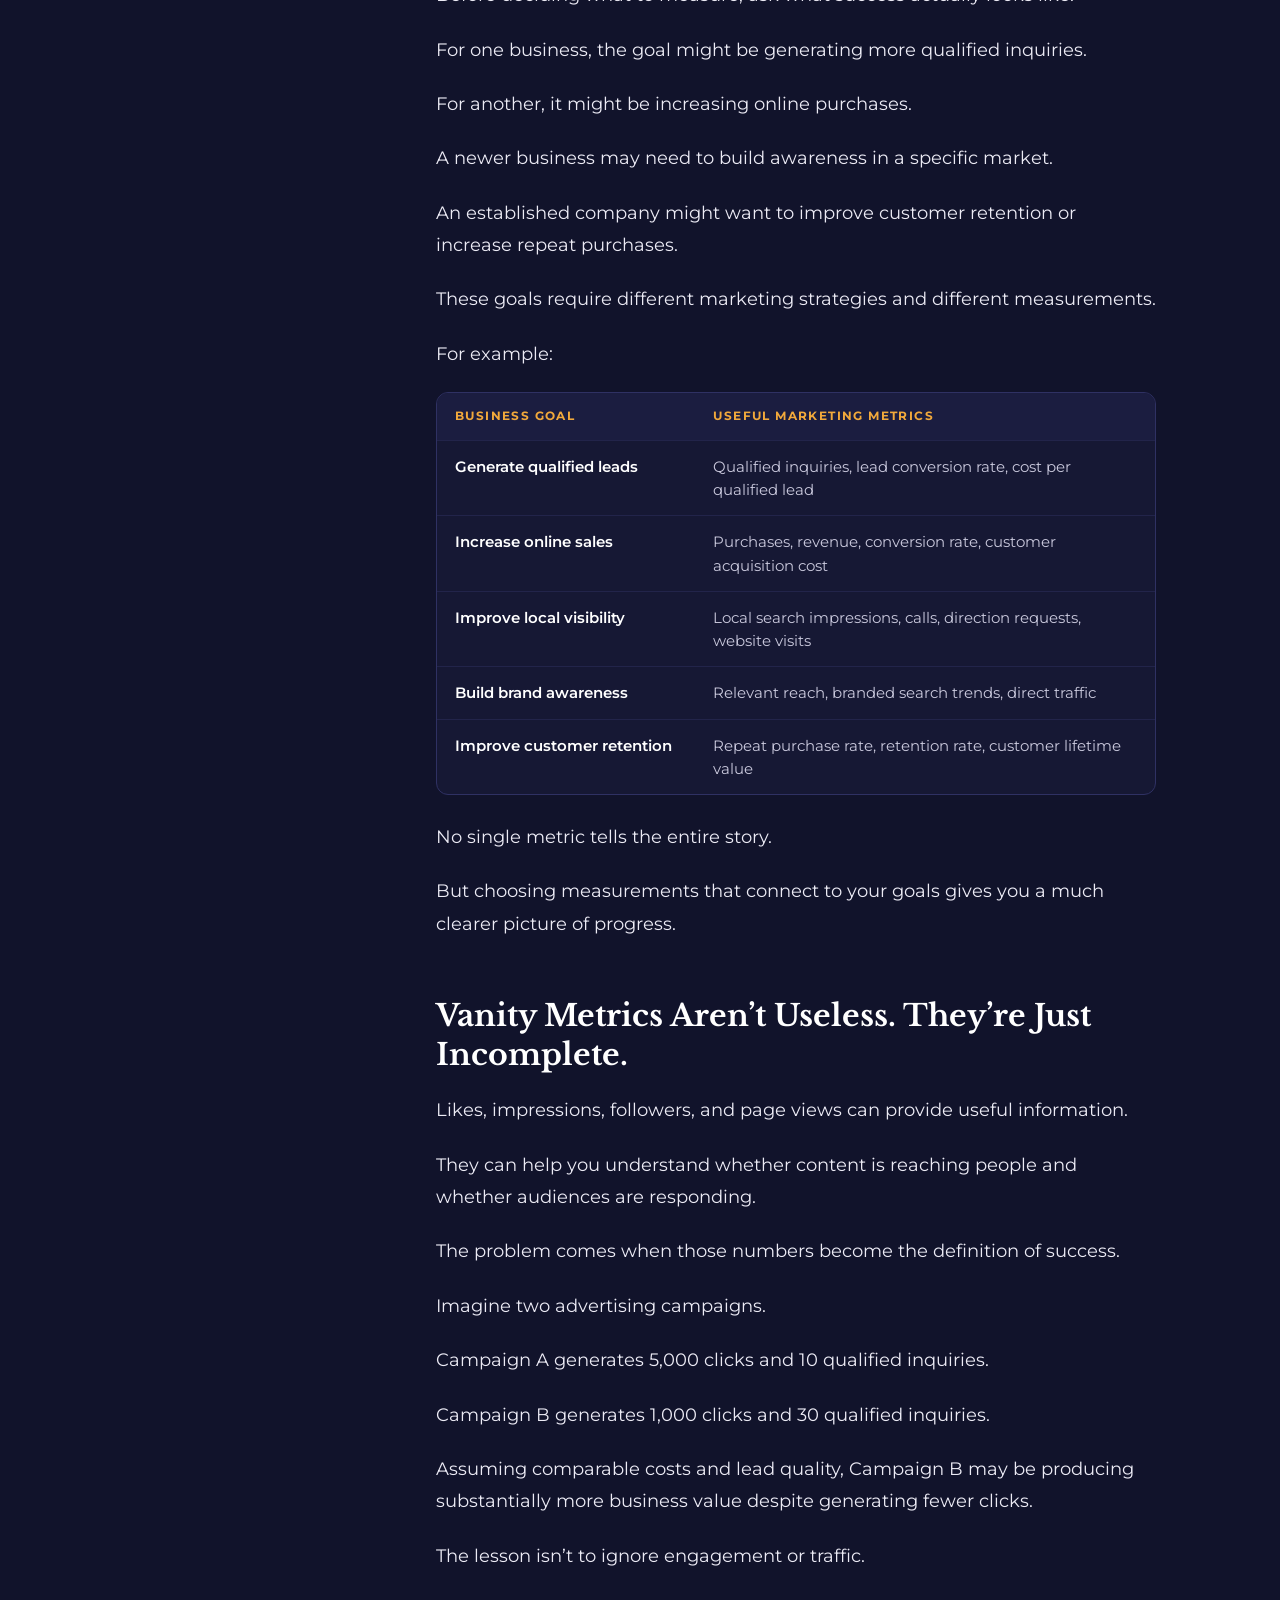
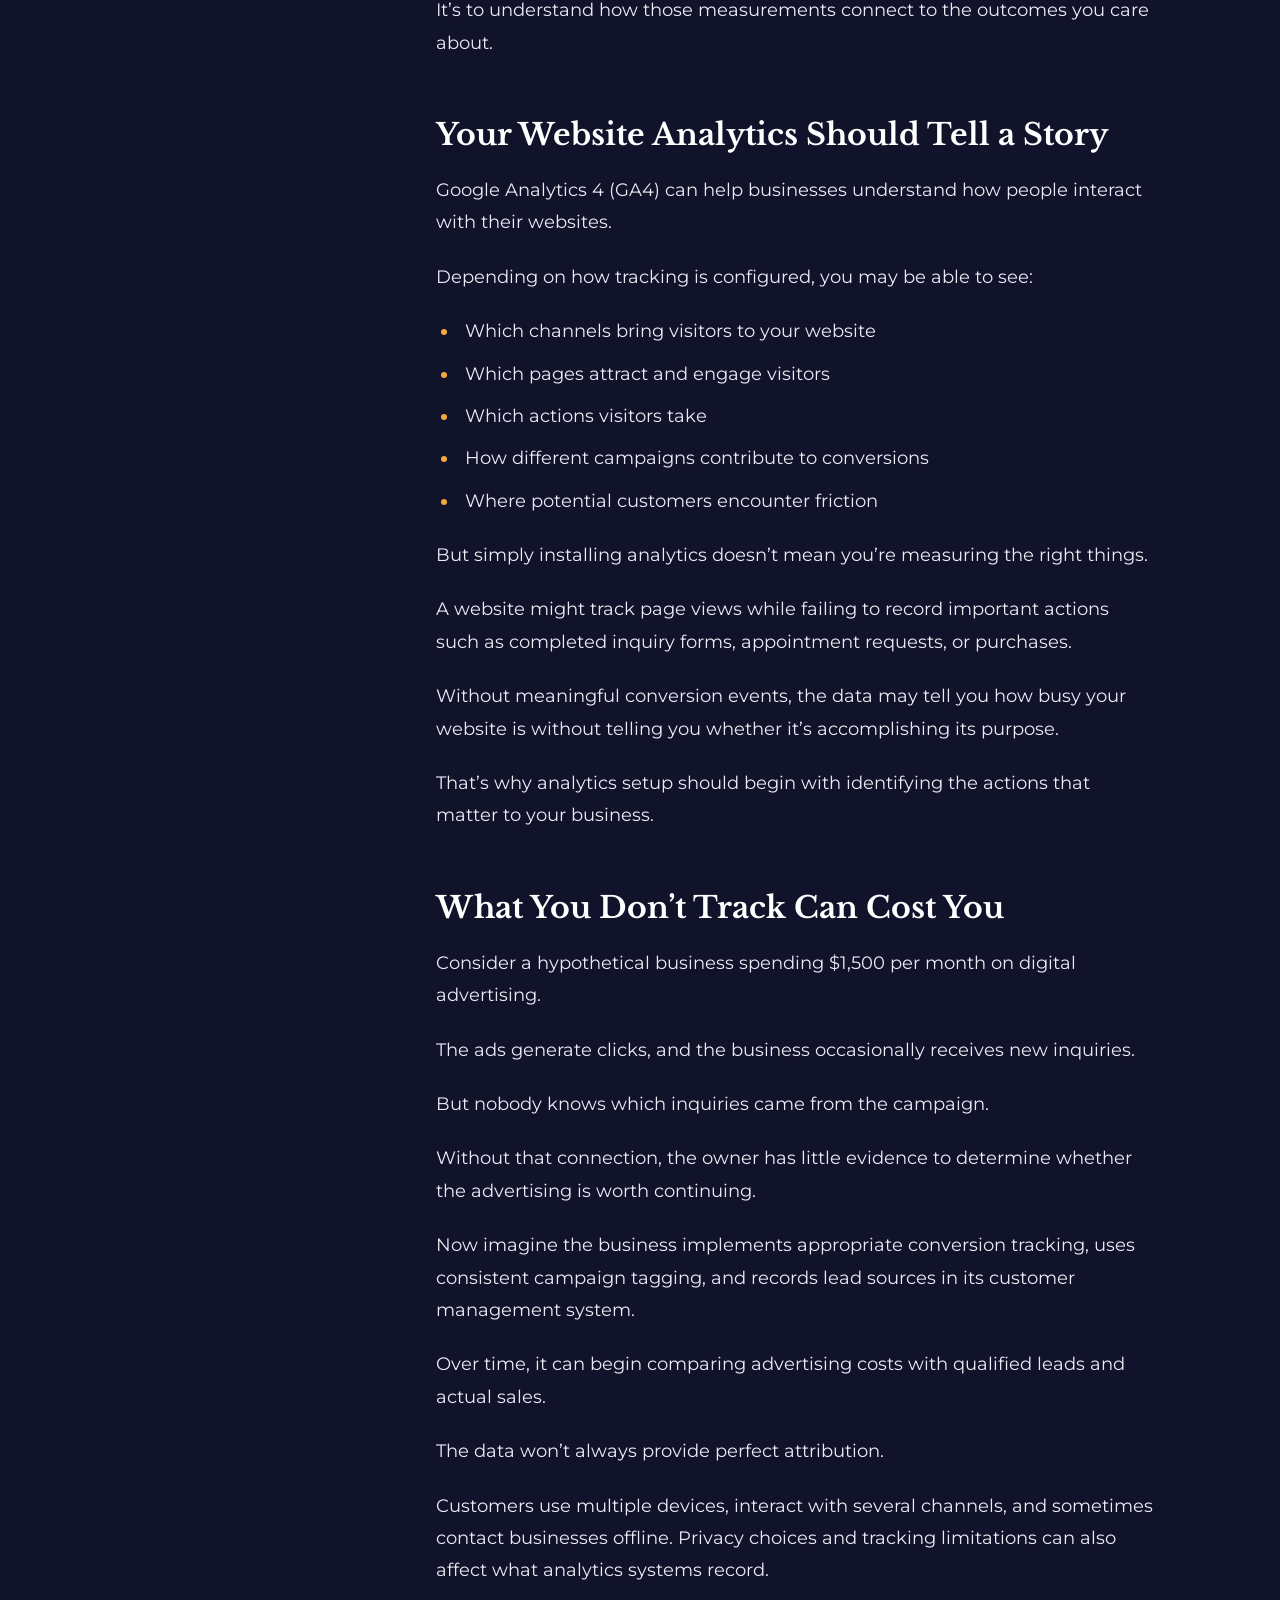
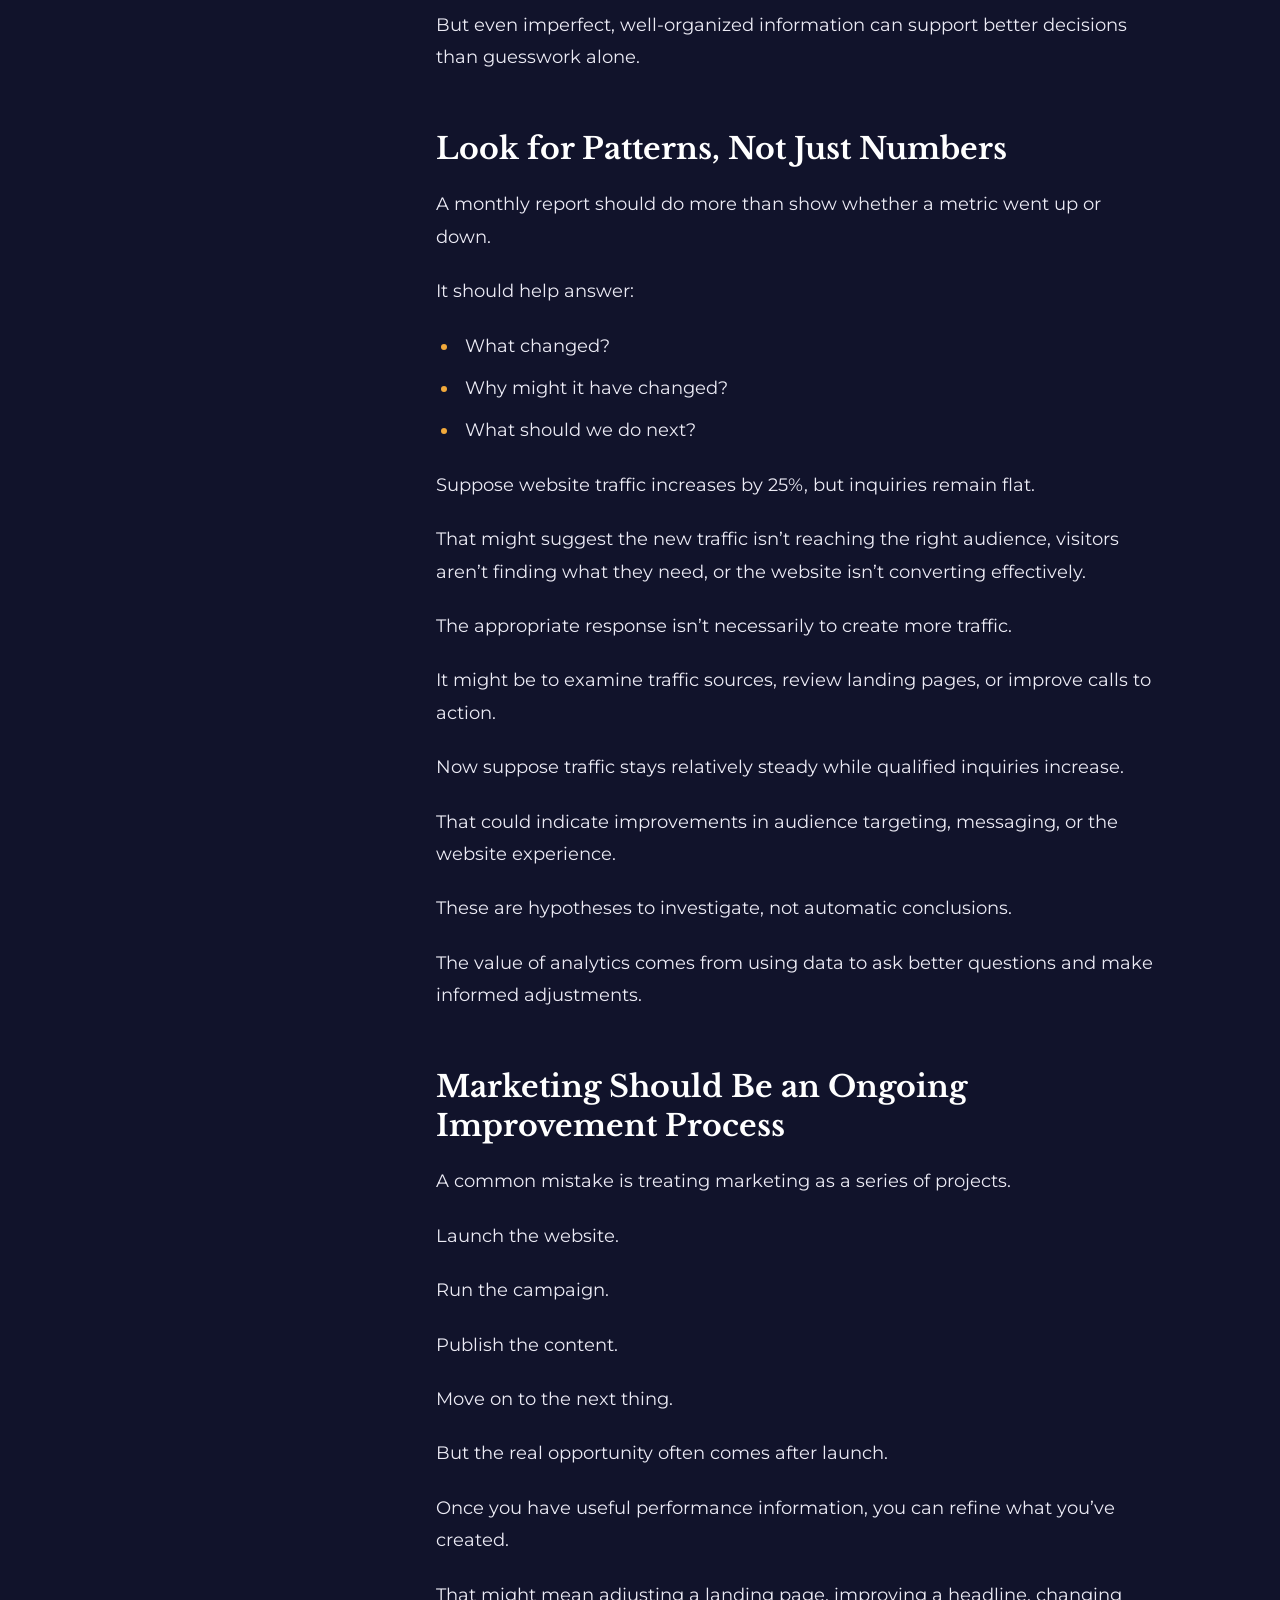
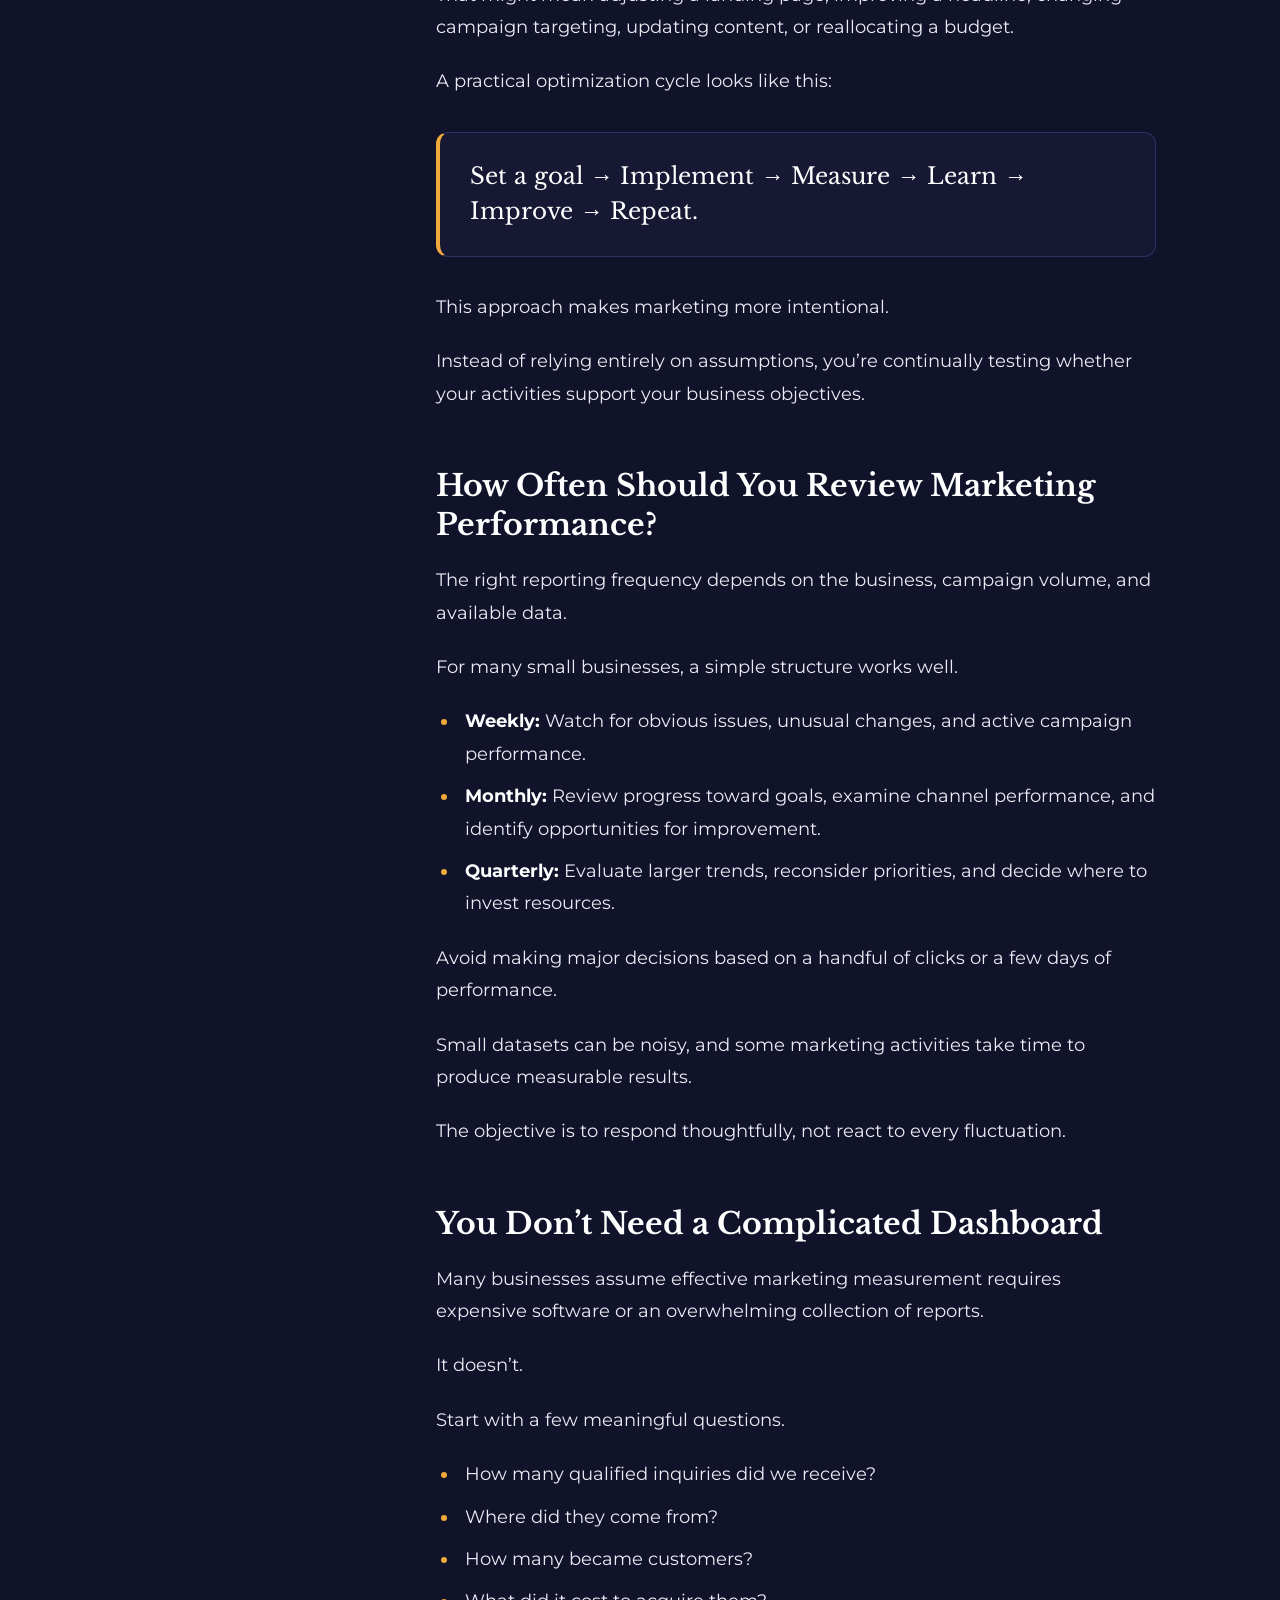
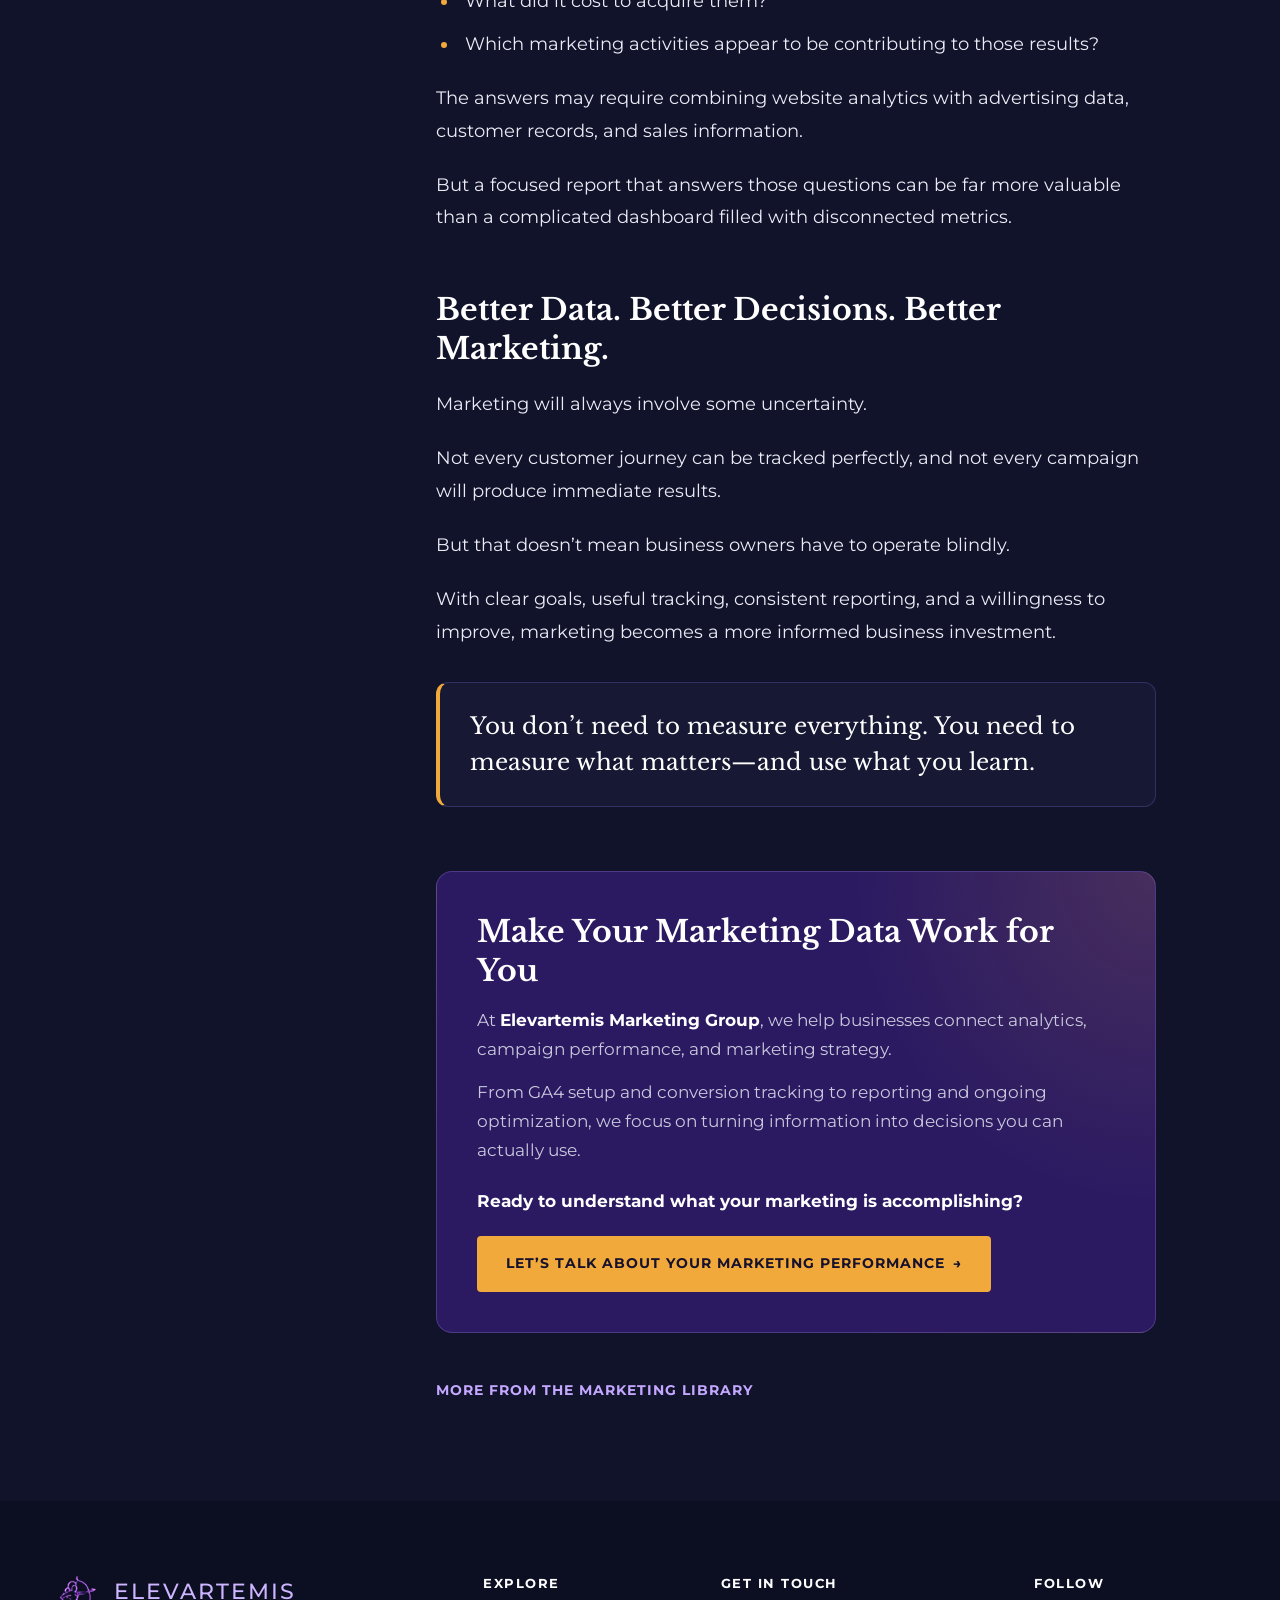
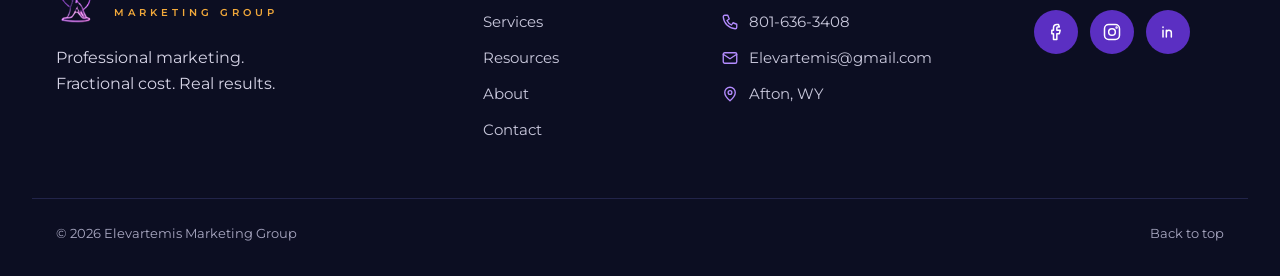
<file: articles/is-your-marketing-working.html>
<!doctype html>
<html lang="en">
<head>
  <meta charset="utf-8">
  <meta name="viewport" content="width=device-width, initial-scale=1">
  <title>Stop Guessing: How to Know If Your Marketing Is Actually Working | Elevartemis</title>
  <meta name="description" content="Likes and clicks are not the whole story. How to pick metrics that match your goals, set up useful tracking, and read reports that lead to decisions.">
  <meta property="og:type" content="article">
  <meta property="og:title" content="Stop Guessing: How to Know If Your Marketing Is Actually Working">
  <meta property="og:description" content="Likes and clicks are not the whole story. How to pick metrics that match your goals, set up useful tracking, and read reports that lead to decisions.">
  <link rel="icon" href="../images/logo.png">
  <link rel="preconnect" href="https://fonts.googleapis.com">
  <link rel="preconnect" href="https://fonts.gstatic.com" crossorigin>
  <link href="https://fonts.googleapis.com/css2?family=Libre+Baskerville:ital,wght@0,400;0,700;1,400&family=Montserrat:wght@400;500;600;700&display=swap" rel="stylesheet">
  <link rel="stylesheet" href="../css/styles.css">
  <link rel="stylesheet" href="../css/article.css">
  <script>document.documentElement.classList.add('js');</script>
  <script type="application/ld+json">
{
  "@context": "https://schema.org",
  "@type": "Article",
  "headline": "Stop Guessing: How to Know If Your Marketing Is Actually Working",
  "description": "Likes and clicks are not the whole story. How to pick metrics that match your goals, set up useful tracking, and read reports that lead to decisions.",
  "datePublished": "2026-10-16",
  "author": {
    "@type": "Organization",
    "name": "Elevartemis Marketing Group"
  },
  "publisher": {
    "@type": "Organization",
    "name": "Elevartemis Marketing Group"
  }
}
  </script>
</head>
<body data-page="article">
  <a class="skip-link" href="#main">Skip to content</a>

  <!-- ============ HEADER ============ -->
  <header class="site-header" id="siteHeader">
    <div class="header-inner">
      <a class="brand" href="../index.html" aria-label="Elevartemis Marketing Group home">
        <img src="../images/logo.png" alt="" width="50" height="58">
        <span class="brand-text">
          <span class="brand-name">Elevartemis</span>
          <span class="brand-sub">MARKETING GROUP</span>
        </span>
      </a>
      <button class="menu-toggle" id="menuToggle" aria-expanded="false" aria-controls="mainNav" aria-label="Open menu">
        <span></span><span></span><span></span>
      </button>
      <nav class="main-nav" id="mainNav" aria-label="Main">
        <a href="../index.html" class="nav-link">Home</a>
        <a href="../services.html" class="nav-link">Services</a>
        <a href="../resources.html" class="nav-link is-active">Resources</a>
        <a href="../about.html" class="nav-link">About</a>
        <a href="../contact.html" class="nav-link">Contact</a>
        <a href="../contact.html" class="btn btn-purple nav-cta">Let's talk</a>
      </nav>
    </div>
  </header>

  <main id="main">
    <article class="ar">
      <header class="ar-hero">
        <div class="container ar-hero-inner">
          <nav class="ar-crumbs hero-anim" style="--d:0" aria-label="Breadcrumb">
            <a href="../resources.html#library">Marketing Library</a><span aria-hidden="true">/</span><span>Measurement</span>
          </nav>
          <h1 class="ar-title hero-anim" style="--d:1">Stop Guessing: <span class="accent">How to Know If Your Marketing Is Actually Working</span></h1>
          <p class="ar-dek hero-anim" style="--d:2">You don&rsquo;t need more charts. You need better answers.</p>
          <p class="ar-meta hero-anim" style="--d:3">
            <span>Elevartemis Marketing Group</span><span aria-hidden="true">&middot;</span>
            <time datetime="2026-10-16">October 16, 2026</time><span aria-hidden="true">&middot;</span>
            <span>5 min read</span>
          </p>
        </div>
      </header>

      <div class="container ar-layout">
        <aside class="ar-toc" aria-labelledby="tocTitle">
          <div class="ar-toc-inner">
            <p class="ar-toc-title" id="tocTitle">In this article</p>
            <ol>
              <li><a href="#start-with-the-business-goal-not-the-metric">Start With the Business Goal, Not the Metric</a></li>
              <li><a href="#vanity-metrics-aren-t-useless-they-re-just-incomplete">Vanity Metrics Aren&rsquo;t Useless. They&rsquo;re Just Incomplete.</a></li>
              <li><a href="#your-website-analytics-should-tell-a-story">Your Website Analytics Should Tell a Story</a></li>
              <li><a href="#what-you-don-t-track-can-cost-you">What You Don&rsquo;t Track Can Cost You</a></li>
              <li><a href="#look-for-patterns-not-just-numbers">Look for Patterns, Not Just Numbers</a></li>
              <li><a href="#marketing-should-be-an-ongoing-improvement-process">Marketing Should Be an Ongoing Improvement Process</a></li>
              <li><a href="#how-often-should-you-review-marketing-performance">How Often Should You Review Marketing Performance?</a></li>
              <li><a href="#you-don-t-need-a-complicated-dashboard">You Don&rsquo;t Need a Complicated Dashboard</a></li>
              <li><a href="#better-data-better-decisions-better-marketing">Better Data. Better Decisions. Better Marketing.</a></li>
            </ol>
          </div>
        </aside>

        <div class="ar-body">
          <p>Here&rsquo;s a question every business owner should be able to answer:</p>
          <p class="ar-example">&ldquo;Is our marketing actually working?&rdquo;</p>
          <p>It sounds simple.</p>
          <p>But ask ten business owners and you&rsquo;ll probably hear ten different answers.</p>
          <p class="ar-example">&ldquo;Our social media engagement is up.&rdquo;</p>
          <p class="ar-example">&ldquo;We&rsquo;re getting more website visitors.&rdquo;</p>
          <p class="ar-example">&ldquo;Our ads are generating a lot of clicks.&rdquo;</p>
          <p class="ar-example">&ldquo;We&rsquo;ve been posting consistently.&rdquo;</p>
          <p>Those might all be encouraging signs.</p>
          <p>But none of them, by themselves, tells you whether your marketing is helping your business grow.</p>
          <p class="ar-pull">Good marketing measurement connects what you&rsquo;re doing to what you&rsquo;re trying to accomplish.</p>
          <p>And that starts long before you open an analytics dashboard.</p>
          <h2 id="start-with-the-business-goal-not-the-metric">Start With the Business Goal, Not the Metric</h2>
          <p>Before deciding what to measure, ask what success actually looks like.</p>
          <p>For one business, the goal might be generating more qualified inquiries.</p>
          <p>For another, it might be increasing online purchases.</p>
          <p>A newer business may need to build awareness in a specific market.</p>
          <p>An established company might want to improve customer retention or increase repeat purchases.</p>
          <p>These goals require different marketing strategies and different measurements.</p>
          <p>For example:</p>
          <div class="ar-table-wrap" role="region" tabindex="0" aria-label="Table: Business Goal and Useful Marketing Metrics"><table class="ar-table"><thead><tr><th scope="col">Business Goal</th><th scope="col">Useful Marketing Metrics</th></tr></thead><tbody><tr><th scope="row">Generate qualified leads</th><td>Qualified inquiries, lead conversion rate, cost per qualified lead</td></tr><tr><th scope="row">Increase online sales</th><td>Purchases, revenue, conversion rate, customer acquisition cost</td></tr><tr><th scope="row">Improve local visibility</th><td>Local search impressions, calls, direction requests, website visits</td></tr><tr><th scope="row">Build brand awareness</th><td>Relevant reach, branded search trends, direct traffic</td></tr><tr><th scope="row">Improve customer retention</th><td>Repeat purchase rate, retention rate, customer lifetime value</td></tr></tbody></table></div>
          <p>No single metric tells the entire story.</p>
          <p>But choosing measurements that connect to your goals gives you a much clearer picture of progress.</p>
          <h2 id="vanity-metrics-aren-t-useless-they-re-just-incomplete">Vanity Metrics Aren&rsquo;t Useless. They&rsquo;re Just Incomplete.</h2>
          <p>Likes, impressions, followers, and page views can provide useful information.</p>
          <p>They can help you understand whether content is reaching people and whether audiences are responding.</p>
          <p>The problem comes when those numbers become the definition of success.</p>
          <p>Imagine two advertising campaigns.</p>
          <p>Campaign A generates 5,000 clicks and 10 qualified inquiries.</p>
          <p>Campaign B generates 1,000 clicks and 30 qualified inquiries.</p>
          <p>Assuming comparable costs and lead quality, Campaign B may be producing substantially more business value despite generating fewer clicks.</p>
          <p>The lesson isn&rsquo;t to ignore engagement or traffic.</p>
          <p>It&rsquo;s to understand how those measurements connect to the outcomes you care about.</p>
          <h2 id="your-website-analytics-should-tell-a-story">Your Website Analytics Should Tell a Story</h2>
          <p>Google Analytics 4 (GA4) can help businesses understand how people interact with their websites.</p>
          <p>Depending on how tracking is configured, you may be able to see:</p>
          <ul><li>Which channels bring visitors to your website</li><li>Which pages attract and engage visitors</li><li>Which actions visitors take</li><li>How different campaigns contribute to conversions</li><li>Where potential customers encounter friction</li></ul>
          <p>But simply installing analytics doesn&rsquo;t mean you&rsquo;re measuring the right things.</p>
          <p>A website might track page views while failing to record important actions such as completed inquiry forms, appointment requests, or purchases.</p>
          <p>Without meaningful conversion events, the data may tell you how busy your website is without telling you whether it&rsquo;s accomplishing its purpose.</p>
          <p>That&rsquo;s why analytics setup should begin with identifying the actions that matter to your business.</p>
          <h2 id="what-you-don-t-track-can-cost-you">What You Don&rsquo;t Track Can Cost You</h2>
          <p>Consider a hypothetical business spending $1,500 per month on digital advertising.</p>
          <p>The ads generate clicks, and the business occasionally receives new inquiries.</p>
          <p>But nobody knows which inquiries came from the campaign.</p>
          <p>Without that connection, the owner has little evidence to determine whether the advertising is worth continuing.</p>
          <p>Now imagine the business implements appropriate conversion tracking, uses consistent campaign tagging, and records lead sources in its customer management system.</p>
          <p>Over time, it can begin comparing advertising costs with qualified leads and actual sales.</p>
          <p>The data won&rsquo;t always provide perfect attribution.</p>
          <p>Customers use multiple devices, interact with several channels, and sometimes contact businesses offline. Privacy choices and tracking limitations can also affect what analytics systems record.</p>
          <p>But even imperfect, well-organized information can support better decisions than guesswork alone.</p>
          <h2 id="look-for-patterns-not-just-numbers">Look for Patterns, Not Just Numbers</h2>
          <p>A monthly report should do more than show whether a metric went up or down.</p>
          <p>It should help answer:</p>
          <ul><li>What changed?</li><li>Why might it have changed?</li><li>What should we do next?</li></ul>
          <p>Suppose website traffic increases by 25%, but inquiries remain flat.</p>
          <p>That might suggest the new traffic isn&rsquo;t reaching the right audience, visitors aren&rsquo;t finding what they need, or the website isn&rsquo;t converting effectively.</p>
          <p>The appropriate response isn&rsquo;t necessarily to create more traffic.</p>
          <p>It might be to examine traffic sources, review landing pages, or improve calls to action.</p>
          <p>Now suppose traffic stays relatively steady while qualified inquiries increase.</p>
          <p>That could indicate improvements in audience targeting, messaging, or the website experience.</p>
          <p>These are hypotheses to investigate, not automatic conclusions.</p>
          <p>The value of analytics comes from using data to ask better questions and make informed adjustments.</p>
          <h2 id="marketing-should-be-an-ongoing-improvement-process">Marketing Should Be an Ongoing Improvement Process</h2>
          <p>A common mistake is treating marketing as a series of projects.</p>
          <p>Launch the website.</p>
          <p>Run the campaign.</p>
          <p>Publish the content.</p>
          <p>Move on to the next thing.</p>
          <p>But the real opportunity often comes after launch.</p>
          <p>Once you have useful performance information, you can refine what you&rsquo;ve created.</p>
          <p>That might mean adjusting a landing page, improving a headline, changing campaign targeting, updating content, or reallocating a budget.</p>
          <p>A practical optimization cycle looks like this:</p>
          <p class="ar-pull">Set a goal → Implement → Measure → Learn → Improve → Repeat.</p>
          <p>This approach makes marketing more intentional.</p>
          <p>Instead of relying entirely on assumptions, you&rsquo;re continually testing whether your activities support your business objectives.</p>
          <h2 id="how-often-should-you-review-marketing-performance">How Often Should You Review Marketing Performance?</h2>
          <p>The right reporting frequency depends on the business, campaign volume, and available data.</p>
          <p>For many small businesses, a simple structure works well.</p>
          <ul><li><strong>Weekly:</strong> Watch for obvious issues, unusual changes, and active campaign performance.</li><li><strong>Monthly:</strong> Review progress toward goals, examine channel performance, and identify opportunities for improvement.</li><li><strong>Quarterly:</strong> Evaluate larger trends, reconsider priorities, and decide where to invest resources.</li></ul>
          <p>Avoid making major decisions based on a handful of clicks or a few days of performance.</p>
          <p>Small datasets can be noisy, and some marketing activities take time to produce measurable results.</p>
          <p>The objective is to respond thoughtfully, not react to every fluctuation.</p>
          <h2 id="you-don-t-need-a-complicated-dashboard">You Don&rsquo;t Need a Complicated Dashboard</h2>
          <p>Many businesses assume effective marketing measurement requires expensive software or an overwhelming collection of reports.</p>
          <p>It doesn&rsquo;t.</p>
          <p>Start with a few meaningful questions.</p>
          <ul><li>How many qualified inquiries did we receive?</li><li>Where did they come from?</li><li>How many became customers?</li><li>What did it cost to acquire them?</li><li>Which marketing activities appear to be contributing to those results?</li></ul>
          <p>The answers may require combining website analytics with advertising data, customer records, and sales information.</p>
          <p>But a focused report that answers those questions can be far more valuable than a complicated dashboard filled with disconnected metrics.</p>
          <h2 id="better-data-better-decisions-better-marketing">Better Data. Better Decisions. Better Marketing.</h2>
          <p>Marketing will always involve some uncertainty.</p>
          <p>Not every customer journey can be tracked perfectly, and not every campaign will produce immediate results.</p>
          <p>But that doesn&rsquo;t mean business owners have to operate blindly.</p>
          <p>With clear goals, useful tracking, consistent reporting, and a willingness to improve, marketing becomes a more informed business investment.</p>
          <p class="ar-pull">You don&rsquo;t need to measure everything. You need to measure what matters—and use what you learn.</p>

          <aside class="ar-cta" aria-labelledby="arCtaTitle">
            <h2 class="ar-cta-title" id="arCtaTitle">Make Your Marketing Data Work for You</h2>
            <p>At <strong>Elevartemis Marketing Group</strong>, we help businesses connect analytics, campaign performance, and marketing strategy.</p>
            <p>From GA4 setup and conversion tracking to reporting and ongoing optimization, we focus on turning information into decisions you can actually use.</p>
            <p class="ar-cta-q">Ready to understand what your marketing is accomplishing?</p>
            <a href="../contact.html" class="btn btn-orange btn-lg">Let&rsquo;s Talk About Your Marketing Performance <span aria-hidden="true">&rarr;</span></a>
          </aside>

          <p class="ar-back"><a href="../resources.html#library" class="text-link">More from the Marketing Library</a></p>
        </div>
      </div>
    </article>
  </main>

  <!-- ============ FOOTER ============ -->
  <footer class="site-footer">
    <div class="container footer-grid">
      <div class="footer-brand">
        <a class="brand" href="../index.html" aria-label="Elevartemis Marketing Group home">
          <img src="../images/logo.png" alt="" width="44" height="52">
          <span class="brand-text">
            <span class="brand-name">Elevartemis</span>
            <span class="brand-sub">MARKETING GROUP</span>
          </span>
        </a>
        <p>Professional marketing.<br>Fractional cost. Real results.</p>
      </div>
      <nav class="footer-col" aria-label="Footer">
        <h2 class="footer-heading">Explore</h2>
        <a href="../services.html">Services</a>
        <a href="../resources.html">Resources</a>
        <a href="../about.html">About</a>
        <a href="../contact.html">Contact</a>
      </nav>
      <div class="footer-col">
        <h2 class="footer-heading">Get in touch</h2>
        <a href="tel:8016363408" class="contact-line"><svg viewBox="0 0 24 24" aria-hidden="true"><path d="M5 3h4l2 5-3 2a12 12 0 0 0 6 6l2-3 5 2v4a2 2 0 0 1-2 2A17 17 0 0 1 3 5a2 2 0 0 1 2-2z"/></svg>801-636-3408</a>
        <a href="mailto:Elevartemis@gmail.com" class="contact-line"><svg viewBox="0 0 24 24" aria-hidden="true"><rect x="3" y="5" width="18" height="14" rx="2"/><path d="M3 7l9 6 9-6"/></svg>Elevartemis@gmail.com</a>
        <span class="contact-line"><svg viewBox="0 0 24 24" aria-hidden="true"><path d="M12 21s-7-6-7-11a7 7 0 0 1 14 0c0 5-7 11-7 11z"/><circle cx="12" cy="10" r="2.5"/></svg>Afton, WY</span>
      </div>
      <div class="footer-col">
        <h2 class="footer-heading">Follow</h2>
        <div class="socials">
          <a href="#" aria-label="Elevartemis on Facebook"><svg viewBox="0 0 24 24" aria-hidden="true"><path d="M15 3h-2a4 4 0 0 0-4 4v3H7v4h2v7h4v-7h3l1-4h-4V7a1 1 0 0 1 1-1h2z"/></svg></a>
          <a href="#" aria-label="Elevartemis on Instagram"><svg viewBox="0 0 24 24" aria-hidden="true"><rect x="3" y="3" width="18" height="18" rx="5"/><circle cx="12" cy="12" r="4"/><circle cx="17.5" cy="6.5" r="0.6"/></svg></a>
          <a href="#" aria-label="Elevartemis on LinkedIn"><svg viewBox="0 0 24 24" aria-hidden="true"><path d="M6 10v8M6 6v.5M10 18v-8M10 13a3 3 0 0 1 6 0v5"/></svg></a>
        </div>
      </div>
    </div>
    <div class="container footer-bottom">
      <span>© <span id="year">2026</span> Elevartemis Marketing Group</span>
      <a href="#main" class="back-to-top">Back to top</a>
    </div>
  </footer>

  <script src="../js/main.js"></script>
</body>
</html>
</file>
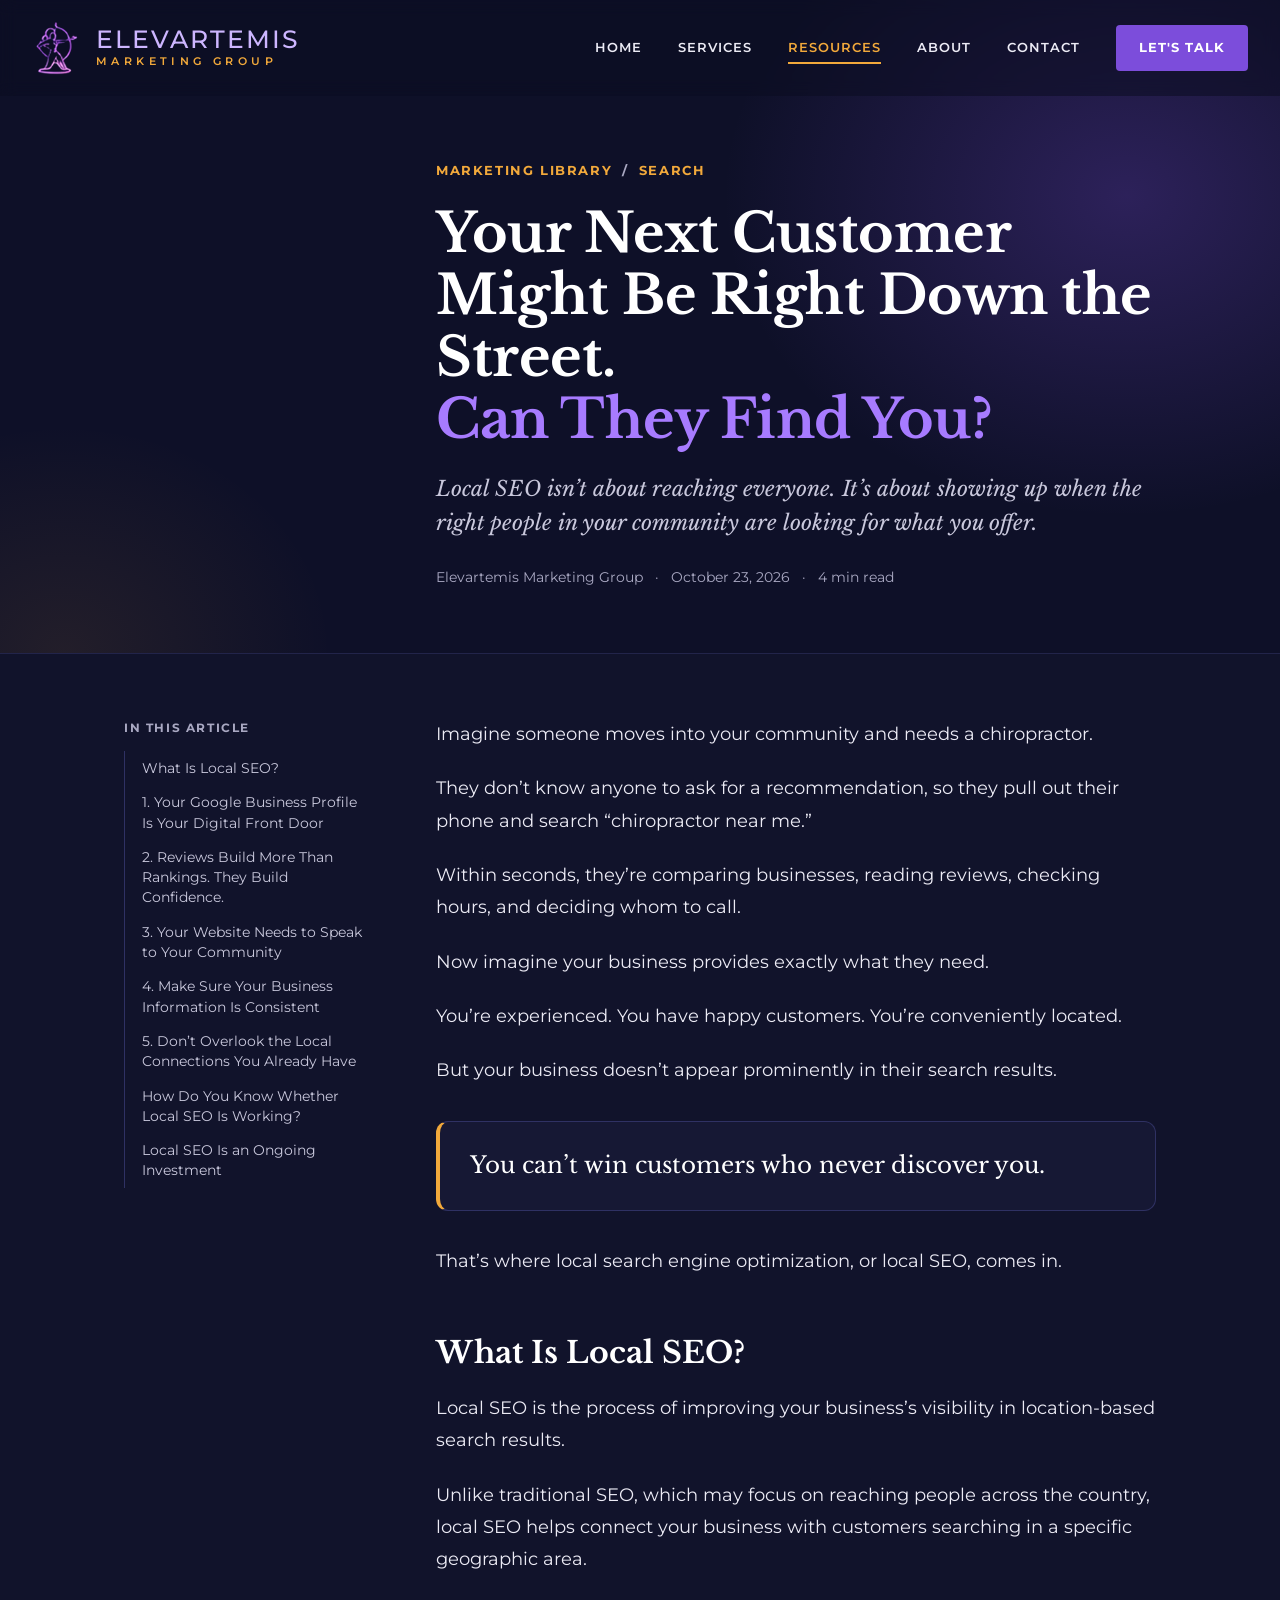
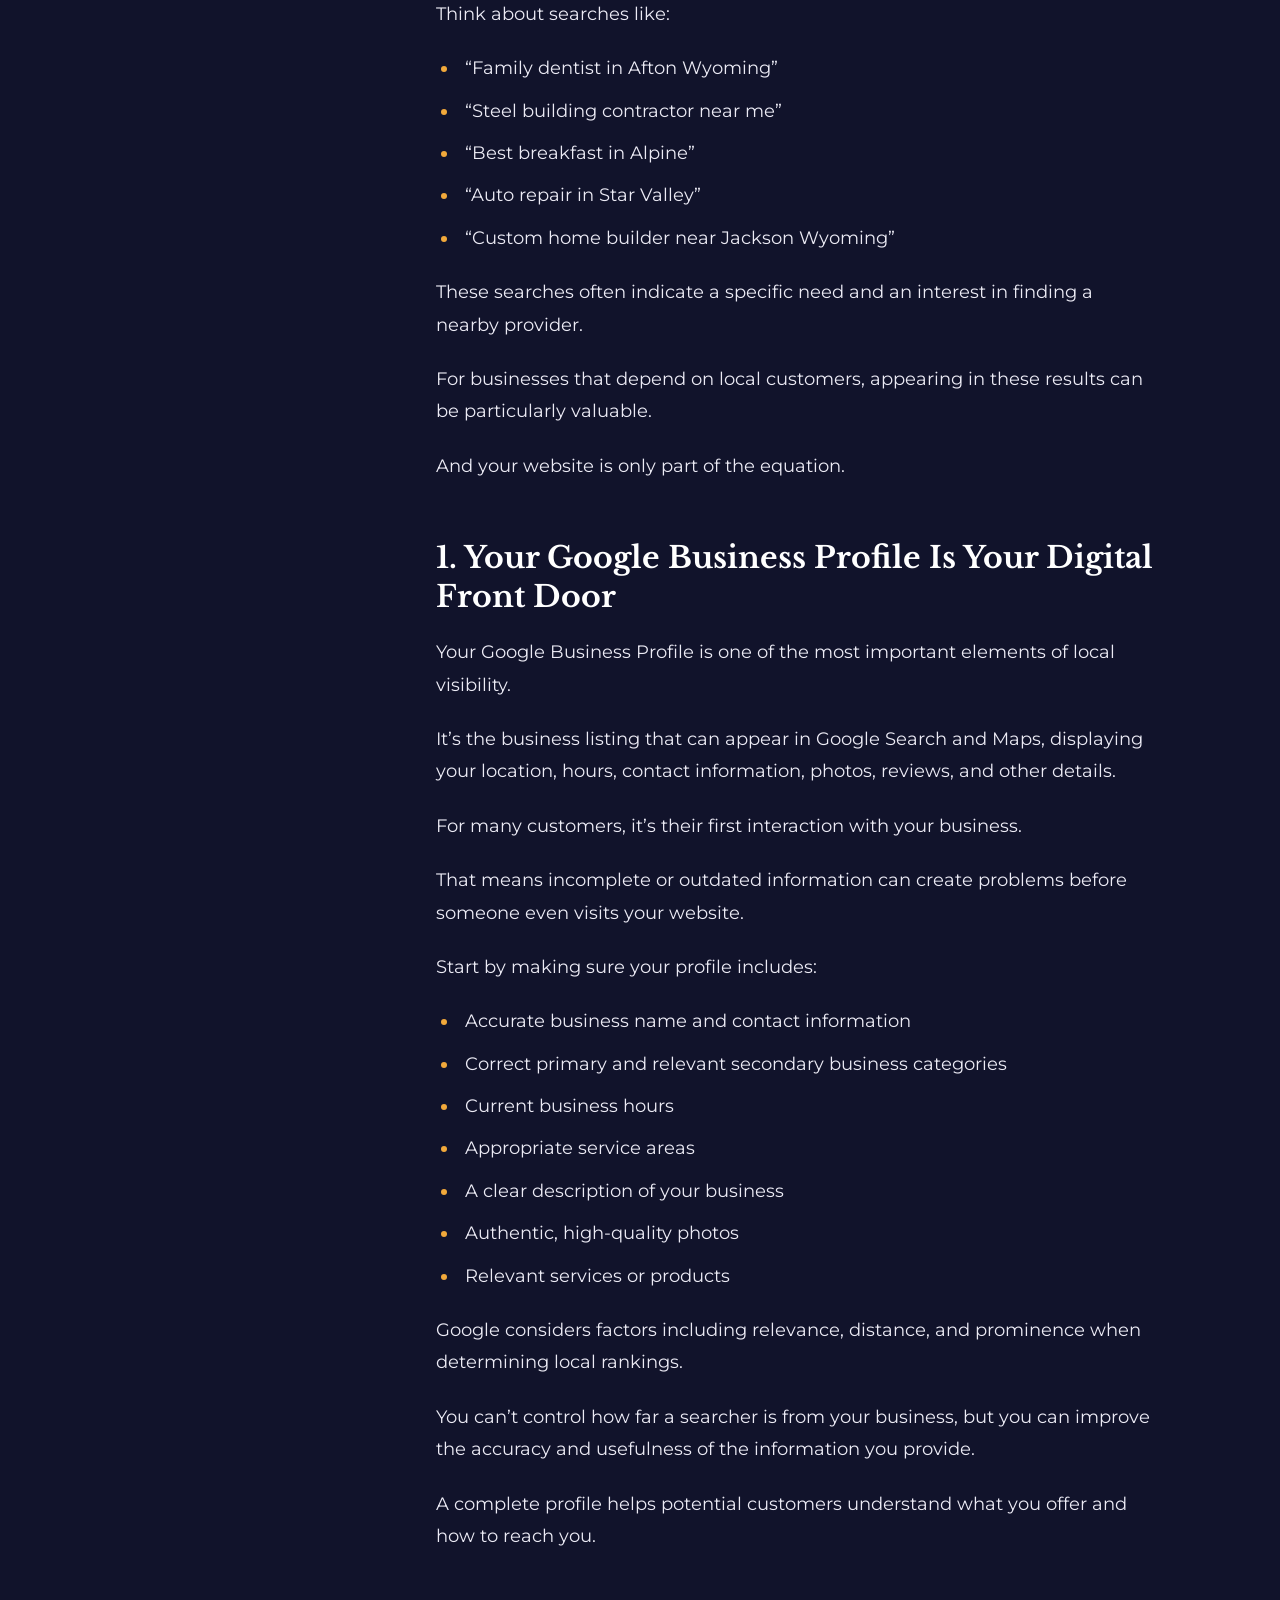
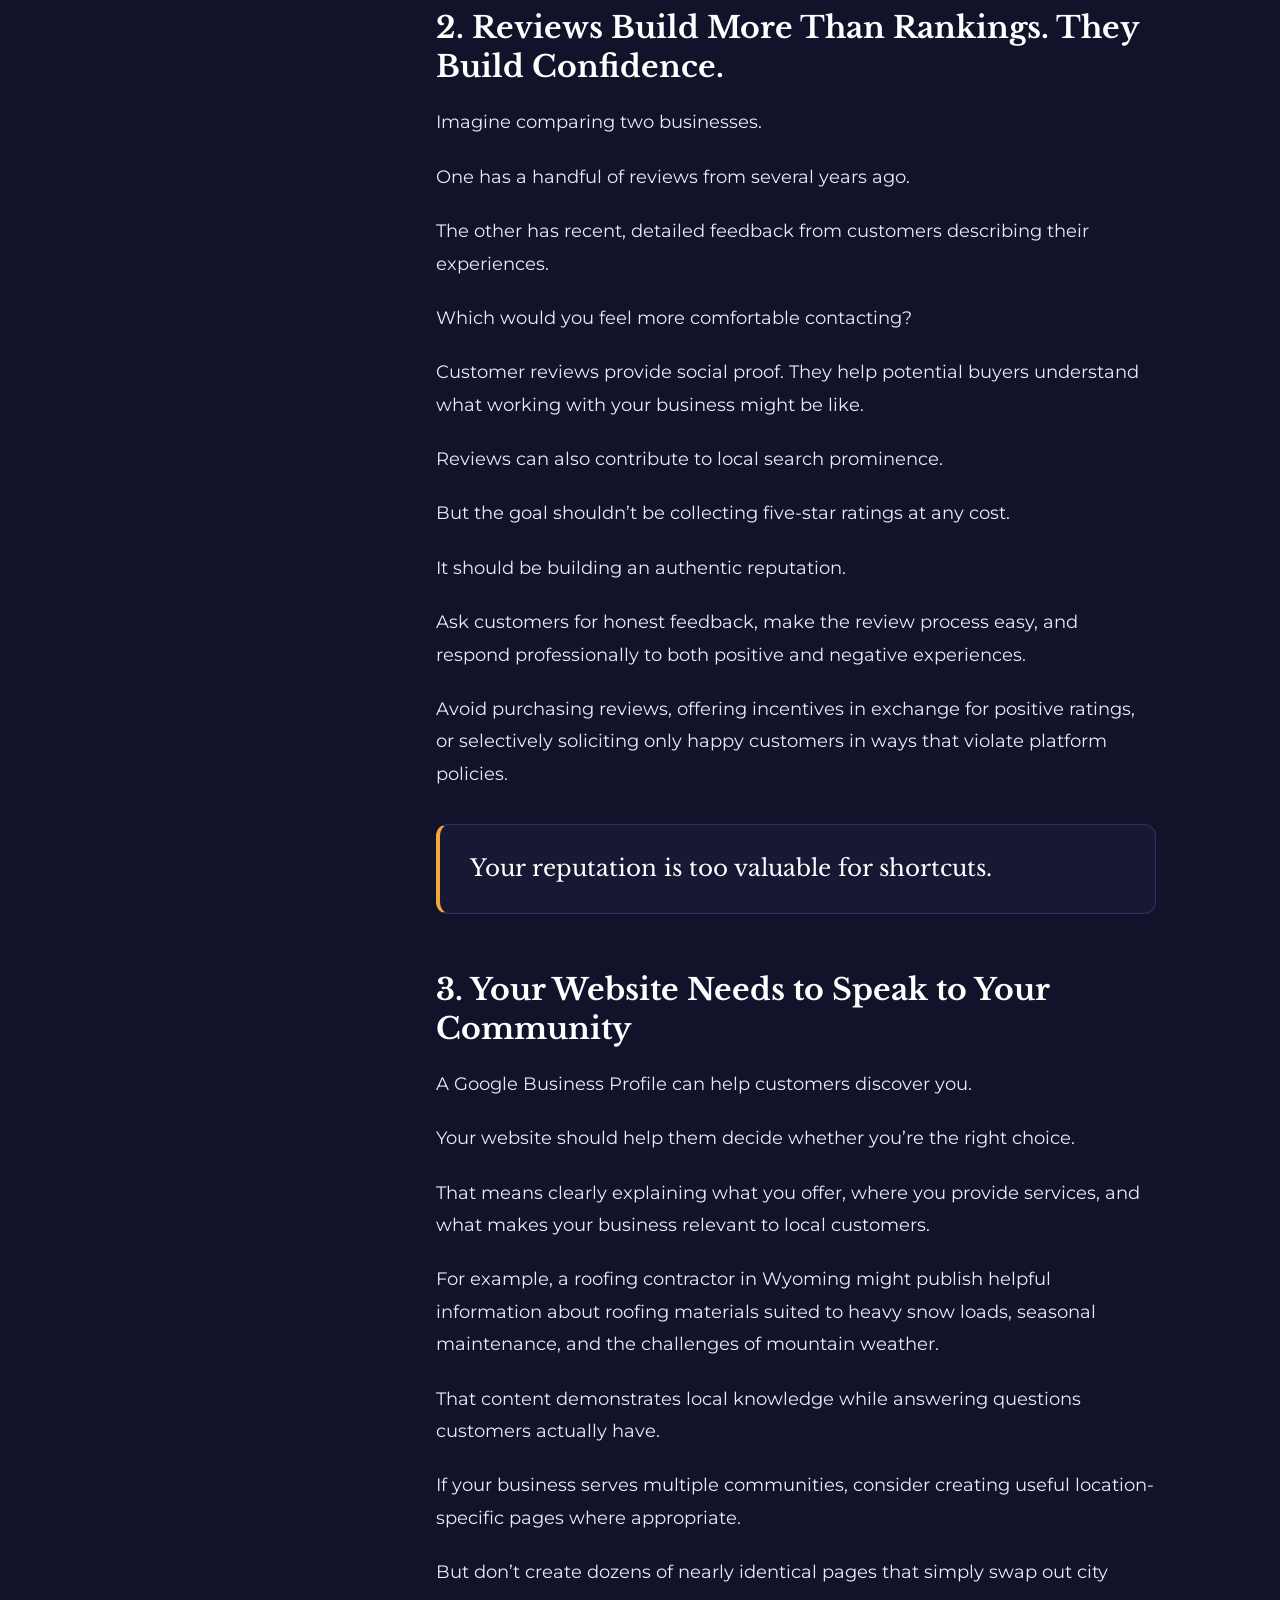
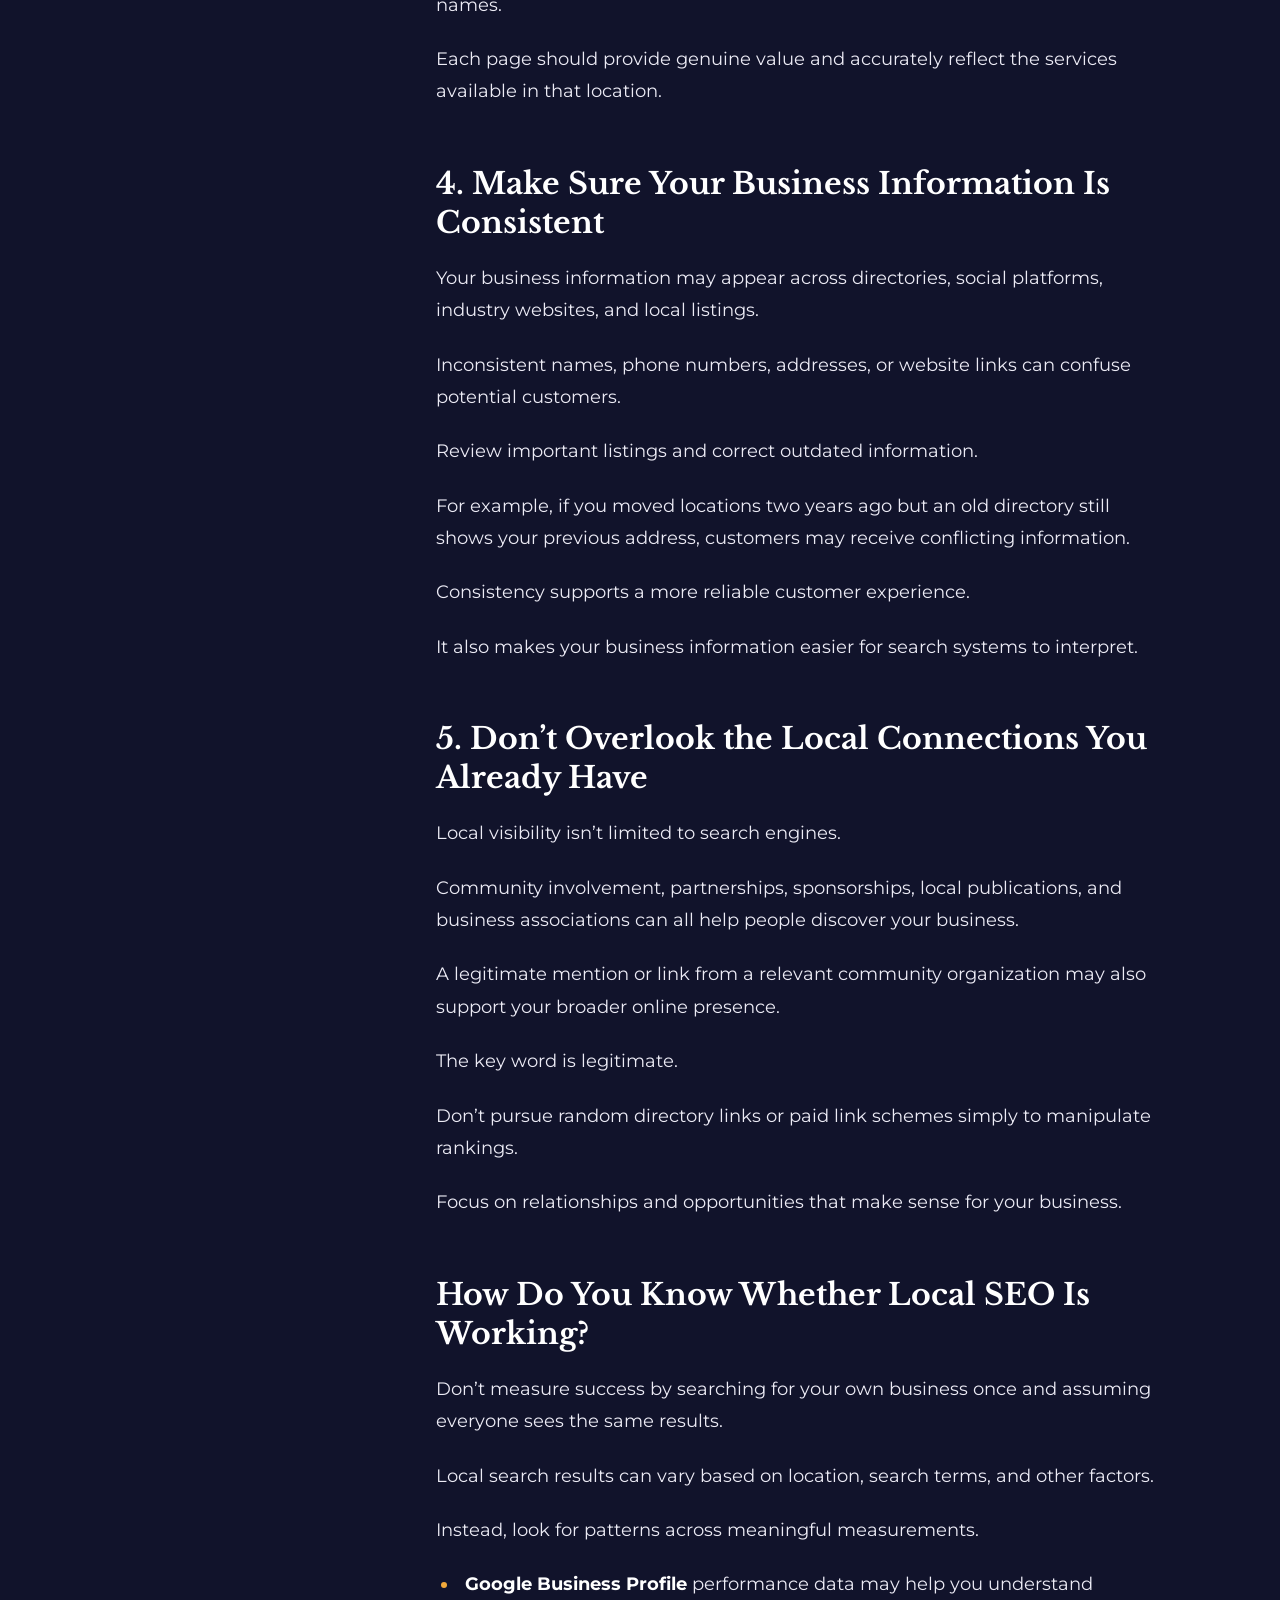
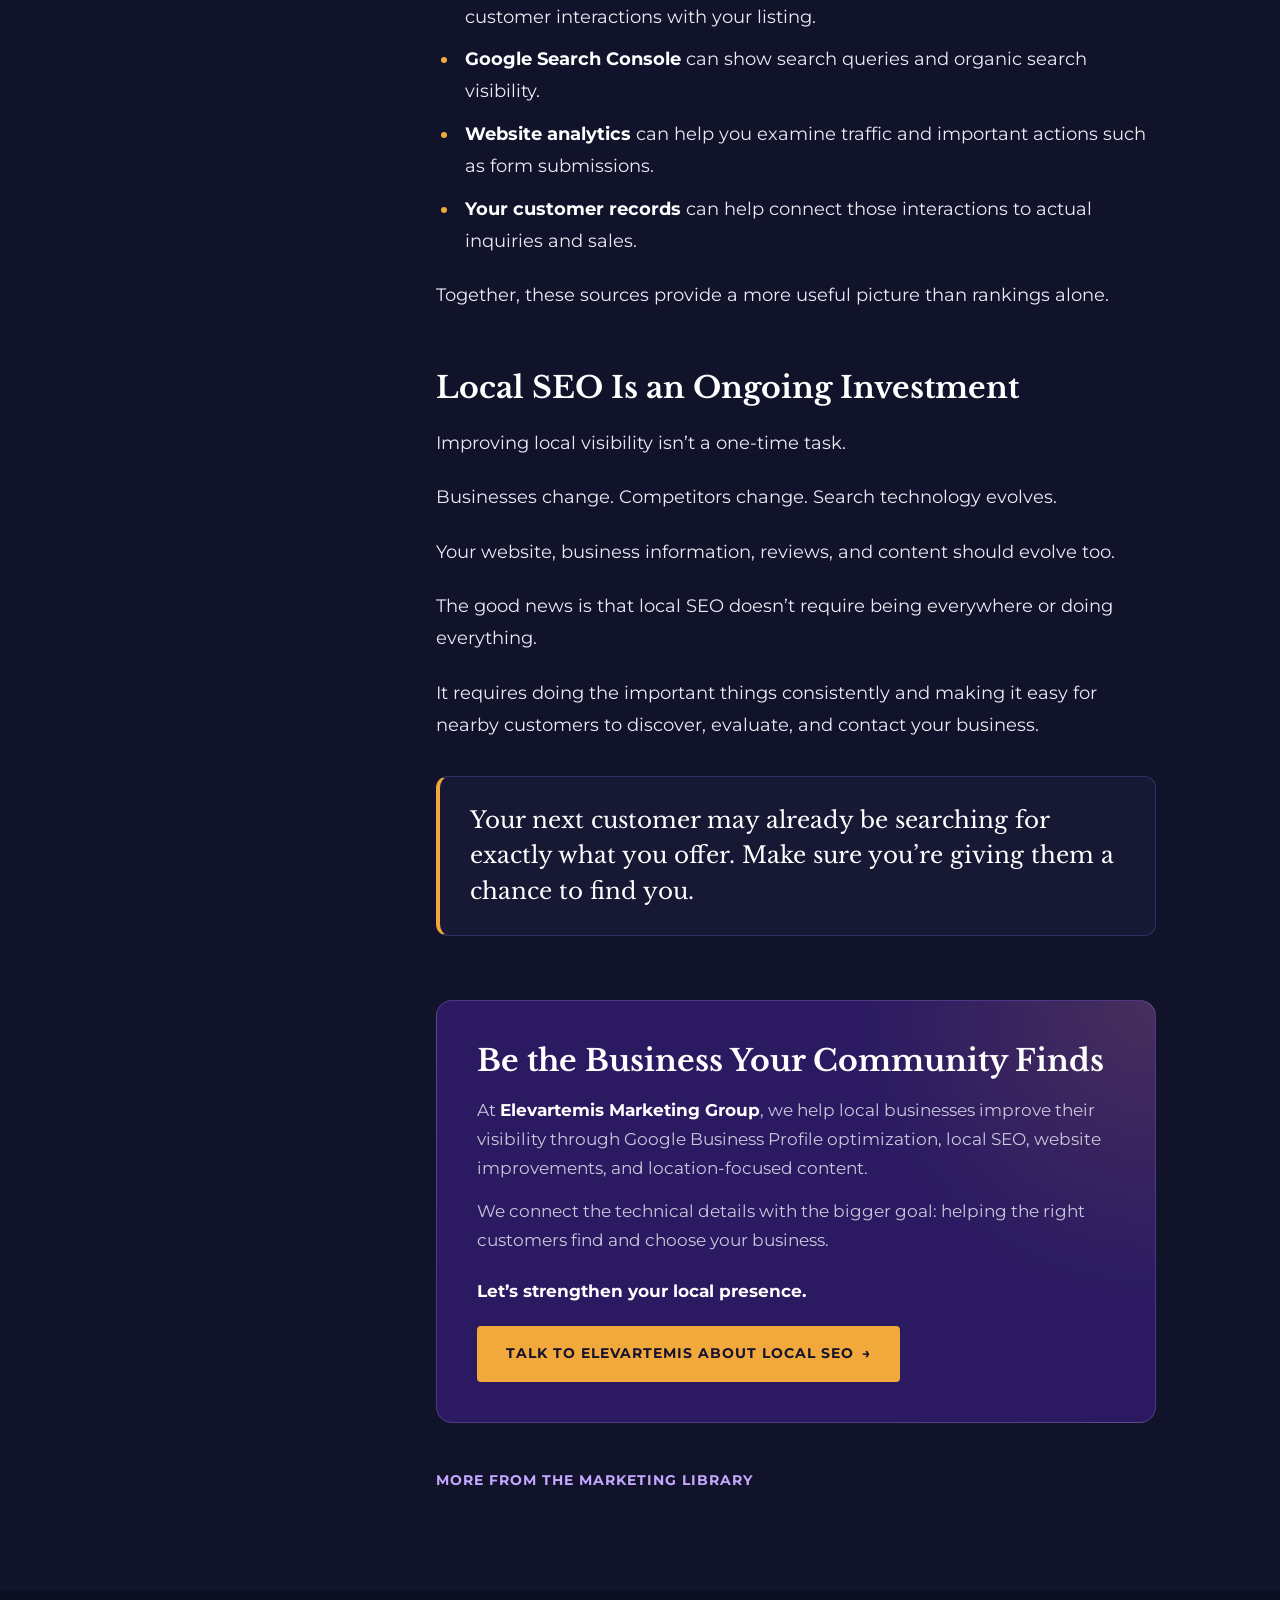
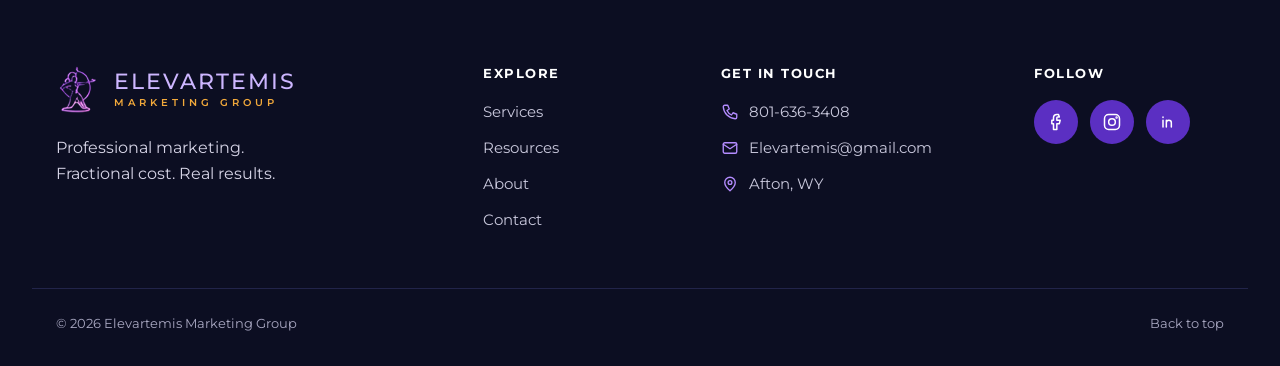
<file: articles/local-seo-can-they-find-you.html>
<!doctype html>
<html lang="en">
<head>
  <meta charset="utf-8">
  <meta name="viewport" content="width=device-width, initial-scale=1">
  <title>Your Next Customer Might Be Right Down the Street. Can They Find You? | Elevartemis</title>
  <meta name="description" content="Local SEO for small businesses: your Google Business Profile, reviews, local website content, consistent listings, community connections, and how to tell it is working.">
  <meta property="og:type" content="article">
  <meta property="og:title" content="Your Next Customer Might Be Right Down the Street. Can They Find You?">
  <meta property="og:description" content="Local SEO for small businesses: your Google Business Profile, reviews, local website content, consistent listings, community connections, and how to tell it is working.">
  <link rel="icon" href="../images/logo.png">
  <link rel="preconnect" href="https://fonts.googleapis.com">
  <link rel="preconnect" href="https://fonts.gstatic.com" crossorigin>
  <link href="https://fonts.googleapis.com/css2?family=Libre+Baskerville:ital,wght@0,400;0,700;1,400&family=Montserrat:wght@400;500;600;700&display=swap" rel="stylesheet">
  <link rel="stylesheet" href="../css/styles.css">
  <link rel="stylesheet" href="../css/article.css">
  <script>document.documentElement.classList.add('js');</script>
  <script type="application/ld+json">
{
  "@context": "https://schema.org",
  "@type": "Article",
  "headline": "Your Next Customer Might Be Right Down the Street. Can They Find You?",
  "description": "Local SEO for small businesses: your Google Business Profile, reviews, local website content, consistent listings, community connections, and how to tell it is working.",
  "datePublished": "2026-10-23",
  "author": {
    "@type": "Organization",
    "name": "Elevartemis Marketing Group"
  },
  "publisher": {
    "@type": "Organization",
    "name": "Elevartemis Marketing Group"
  }
}
  </script>
</head>
<body data-page="article">
  <a class="skip-link" href="#main">Skip to content</a>

  <!-- ============ HEADER ============ -->
  <header class="site-header" id="siteHeader">
    <div class="header-inner">
      <a class="brand" href="../index.html" aria-label="Elevartemis Marketing Group home">
        <img src="../images/logo.png" alt="" width="50" height="58">
        <span class="brand-text">
          <span class="brand-name">Elevartemis</span>
          <span class="brand-sub">MARKETING GROUP</span>
        </span>
      </a>
      <button class="menu-toggle" id="menuToggle" aria-expanded="false" aria-controls="mainNav" aria-label="Open menu">
        <span></span><span></span><span></span>
      </button>
      <nav class="main-nav" id="mainNav" aria-label="Main">
        <a href="../index.html" class="nav-link">Home</a>
        <a href="../services.html" class="nav-link">Services</a>
        <a href="../resources.html" class="nav-link is-active">Resources</a>
        <a href="../about.html" class="nav-link">About</a>
        <a href="../contact.html" class="nav-link">Contact</a>
        <a href="../contact.html" class="btn btn-purple nav-cta">Let's talk</a>
      </nav>
    </div>
  </header>

  <main id="main">
    <article class="ar">
      <header class="ar-hero">
        <div class="container ar-hero-inner">
          <nav class="ar-crumbs hero-anim" style="--d:0" aria-label="Breadcrumb">
            <a href="../resources.html#library">Marketing Library</a><span aria-hidden="true">/</span><span>Search</span>
          </nav>
          <h1 class="ar-title hero-anim" style="--d:1">Your Next Customer Might Be Right Down the Street. <span class="accent">Can They Find You?</span></h1>
          <p class="ar-dek hero-anim" style="--d:2">Local SEO isn&rsquo;t about reaching everyone. It&rsquo;s about showing up when the right people in your community are looking for what you offer.</p>
          <p class="ar-meta hero-anim" style="--d:3">
            <span>Elevartemis Marketing Group</span><span aria-hidden="true">&middot;</span>
            <time datetime="2026-10-23">October 23, 2026</time><span aria-hidden="true">&middot;</span>
            <span>4 min read</span>
          </p>
        </div>
      </header>

      <div class="container ar-layout">
        <aside class="ar-toc" aria-labelledby="tocTitle">
          <div class="ar-toc-inner">
            <p class="ar-toc-title" id="tocTitle">In this article</p>
            <ol>
              <li><a href="#what-is-local-seo">What Is Local SEO?</a></li>
              <li><a href="#1-your-google-business-profile-is-your-digital-front-door">1. Your Google Business Profile Is Your Digital Front Door</a></li>
              <li><a href="#2-reviews-build-more-than-rankings-they-build-confidence">2. Reviews Build More Than Rankings. They Build Confidence.</a></li>
              <li><a href="#3-your-website-needs-to-speak-to-your-community">3. Your Website Needs to Speak to Your Community</a></li>
              <li><a href="#4-make-sure-your-business-information-is-consistent">4. Make Sure Your Business Information Is Consistent</a></li>
              <li><a href="#5-don-t-overlook-the-local-connections-you-already-have">5. Don&rsquo;t Overlook the Local Connections You Already Have</a></li>
              <li><a href="#how-do-you-know-whether-local-seo-is-working">How Do You Know Whether Local SEO Is Working?</a></li>
              <li><a href="#local-seo-is-an-ongoing-investment">Local SEO Is an Ongoing Investment</a></li>
            </ol>
          </div>
        </aside>

        <div class="ar-body">
          <p>Imagine someone moves into your community and needs a chiropractor.</p>
          <p>They don&rsquo;t know anyone to ask for a recommendation, so they pull out their phone and search &ldquo;chiropractor near me.&rdquo;</p>
          <p>Within seconds, they&rsquo;re comparing businesses, reading reviews, checking hours, and deciding whom to call.</p>
          <p>Now imagine your business provides exactly what they need.</p>
          <p>You&rsquo;re experienced. You have happy customers. You&rsquo;re conveniently located.</p>
          <p>But your business doesn&rsquo;t appear prominently in their search results.</p>
          <p class="ar-pull">You can&rsquo;t win customers who never discover you.</p>
          <p>That&rsquo;s where local search engine optimization, or local SEO, comes in.</p>
          <h2 id="what-is-local-seo">What Is Local SEO?</h2>
          <p>Local SEO is the process of improving your business&rsquo;s visibility in location-based search results.</p>
          <p>Unlike traditional SEO, which may focus on reaching people across the country, local SEO helps connect your business with customers searching in a specific geographic area.</p>
          <p>Think about searches like:</p>
          <ul><li>&ldquo;Family dentist in Afton Wyoming&rdquo;</li><li>&ldquo;Steel building contractor near me&rdquo;</li><li>&ldquo;Best breakfast in Alpine&rdquo;</li><li>&ldquo;Auto repair in Star Valley&rdquo;</li><li>&ldquo;Custom home builder near Jackson Wyoming&rdquo;</li></ul>
          <p>These searches often indicate a specific need and an interest in finding a nearby provider.</p>
          <p>For businesses that depend on local customers, appearing in these results can be particularly valuable.</p>
          <p>And your website is only part of the equation.</p>
          <h2 id="1-your-google-business-profile-is-your-digital-front-door">1. Your Google Business Profile Is Your Digital Front Door</h2>
          <p>Your Google Business Profile is one of the most important elements of local visibility.</p>
          <p>It&rsquo;s the business listing that can appear in Google Search and Maps, displaying your location, hours, contact information, photos, reviews, and other details.</p>
          <p>For many customers, it&rsquo;s their first interaction with your business.</p>
          <p>That means incomplete or outdated information can create problems before someone even visits your website.</p>
          <p>Start by making sure your profile includes:</p>
          <ul><li>Accurate business name and contact information</li><li>Correct primary and relevant secondary business categories</li><li>Current business hours</li><li>Appropriate service areas</li><li>A clear description of your business</li><li>Authentic, high-quality photos</li><li>Relevant services or products</li></ul>
          <p>Google considers factors including relevance, distance, and prominence when determining local rankings.</p>
          <p>You can&rsquo;t control how far a searcher is from your business, but you can improve the accuracy and usefulness of the information you provide.</p>
          <p>A complete profile helps potential customers understand what you offer and how to reach you.</p>
          <h2 id="2-reviews-build-more-than-rankings-they-build-confidence">2. Reviews Build More Than Rankings. They Build Confidence.</h2>
          <p>Imagine comparing two businesses.</p>
          <p>One has a handful of reviews from several years ago.</p>
          <p>The other has recent, detailed feedback from customers describing their experiences.</p>
          <p>Which would you feel more comfortable contacting?</p>
          <p>Customer reviews provide social proof. They help potential buyers understand what working with your business might be like.</p>
          <p>Reviews can also contribute to local search prominence.</p>
          <p>But the goal shouldn&rsquo;t be collecting five-star ratings at any cost.</p>
          <p>It should be building an authentic reputation.</p>
          <p>Ask customers for honest feedback, make the review process easy, and respond professionally to both positive and negative experiences.</p>
          <p>Avoid purchasing reviews, offering incentives in exchange for positive ratings, or selectively soliciting only happy customers in ways that violate platform policies.</p>
          <p class="ar-pull">Your reputation is too valuable for shortcuts.</p>
          <h2 id="3-your-website-needs-to-speak-to-your-community">3. Your Website Needs to Speak to Your Community</h2>
          <p>A Google Business Profile can help customers discover you.</p>
          <p>Your website should help them decide whether you&rsquo;re the right choice.</p>
          <p>That means clearly explaining what you offer, where you provide services, and what makes your business relevant to local customers.</p>
          <p>For example, a roofing contractor in Wyoming might publish helpful information about roofing materials suited to heavy snow loads, seasonal maintenance, and the challenges of mountain weather.</p>
          <p>That content demonstrates local knowledge while answering questions customers actually have.</p>
          <p>If your business serves multiple communities, consider creating useful location-specific pages where appropriate.</p>
          <p>But don&rsquo;t create dozens of nearly identical pages that simply swap out city names.</p>
          <p>Each page should provide genuine value and accurately reflect the services available in that location.</p>
          <h2 id="4-make-sure-your-business-information-is-consistent">4. Make Sure Your Business Information Is Consistent</h2>
          <p>Your business information may appear across directories, social platforms, industry websites, and local listings.</p>
          <p>Inconsistent names, phone numbers, addresses, or website links can confuse potential customers.</p>
          <p>Review important listings and correct outdated information.</p>
          <p>For example, if you moved locations two years ago but an old directory still shows your previous address, customers may receive conflicting information.</p>
          <p>Consistency supports a more reliable customer experience.</p>
          <p>It also makes your business information easier for search systems to interpret.</p>
          <h2 id="5-don-t-overlook-the-local-connections-you-already-have">5. Don&rsquo;t Overlook the Local Connections You Already Have</h2>
          <p>Local visibility isn&rsquo;t limited to search engines.</p>
          <p>Community involvement, partnerships, sponsorships, local publications, and business associations can all help people discover your business.</p>
          <p>A legitimate mention or link from a relevant community organization may also support your broader online presence.</p>
          <p>The key word is legitimate.</p>
          <p>Don&rsquo;t pursue random directory links or paid link schemes simply to manipulate rankings.</p>
          <p>Focus on relationships and opportunities that make sense for your business.</p>
          <h2 id="how-do-you-know-whether-local-seo-is-working">How Do You Know Whether Local SEO Is Working?</h2>
          <p>Don&rsquo;t measure success by searching for your own business once and assuming everyone sees the same results.</p>
          <p>Local search results can vary based on location, search terms, and other factors.</p>
          <p>Instead, look for patterns across meaningful measurements.</p>
          <ul><li><strong>Google Business Profile</strong> performance data may help you understand customer interactions with your listing.</li><li><strong>Google Search Console</strong> can show search queries and organic search visibility.</li><li><strong>Website analytics</strong> can help you examine traffic and important actions such as form submissions.</li><li><strong>Your customer records</strong> can help connect those interactions to actual inquiries and sales.</li></ul>
          <p>Together, these sources provide a more useful picture than rankings alone.</p>
          <h2 id="local-seo-is-an-ongoing-investment">Local SEO Is an Ongoing Investment</h2>
          <p>Improving local visibility isn&rsquo;t a one-time task.</p>
          <p>Businesses change. Competitors change. Search technology evolves.</p>
          <p>Your website, business information, reviews, and content should evolve too.</p>
          <p>The good news is that local SEO doesn&rsquo;t require being everywhere or doing everything.</p>
          <p>It requires doing the important things consistently and making it easy for nearby customers to discover, evaluate, and contact your business.</p>
          <p class="ar-pull">Your next customer may already be searching for exactly what you offer. Make sure you&rsquo;re giving them a chance to find you.</p>

          <aside class="ar-cta" aria-labelledby="arCtaTitle">
            <h2 class="ar-cta-title" id="arCtaTitle">Be the Business Your Community Finds</h2>
            <p>At <strong>Elevartemis Marketing Group</strong>, we help local businesses improve their visibility through Google Business Profile optimization, local SEO, website improvements, and location-focused content.</p>
            <p>We connect the technical details with the bigger goal: helping the right customers find and choose your business.</p>
            <p class="ar-cta-q">Let&rsquo;s strengthen your local presence.</p>
            <a href="../contact.html" class="btn btn-orange btn-lg">Talk to Elevartemis About Local SEO <span aria-hidden="true">&rarr;</span></a>
          </aside>

          <p class="ar-back"><a href="../resources.html#library" class="text-link">More from the Marketing Library</a></p>
        </div>
      </div>
    </article>
  </main>

  <!-- ============ FOOTER ============ -->
  <footer class="site-footer">
    <div class="container footer-grid">
      <div class="footer-brand">
        <a class="brand" href="../index.html" aria-label="Elevartemis Marketing Group home">
          <img src="../images/logo.png" alt="" width="44" height="52">
          <span class="brand-text">
            <span class="brand-name">Elevartemis</span>
            <span class="brand-sub">MARKETING GROUP</span>
          </span>
        </a>
        <p>Professional marketing.<br>Fractional cost. Real results.</p>
      </div>
      <nav class="footer-col" aria-label="Footer">
        <h2 class="footer-heading">Explore</h2>
        <a href="../services.html">Services</a>
        <a href="../resources.html">Resources</a>
        <a href="../about.html">About</a>
        <a href="../contact.html">Contact</a>
      </nav>
      <div class="footer-col">
        <h2 class="footer-heading">Get in touch</h2>
        <a href="tel:8016363408" class="contact-line"><svg viewBox="0 0 24 24" aria-hidden="true"><path d="M5 3h4l2 5-3 2a12 12 0 0 0 6 6l2-3 5 2v4a2 2 0 0 1-2 2A17 17 0 0 1 3 5a2 2 0 0 1 2-2z"/></svg>801-636-3408</a>
        <a href="mailto:Elevartemis@gmail.com" class="contact-line"><svg viewBox="0 0 24 24" aria-hidden="true"><rect x="3" y="5" width="18" height="14" rx="2"/><path d="M3 7l9 6 9-6"/></svg>Elevartemis@gmail.com</a>
        <span class="contact-line"><svg viewBox="0 0 24 24" aria-hidden="true"><path d="M12 21s-7-6-7-11a7 7 0 0 1 14 0c0 5-7 11-7 11z"/><circle cx="12" cy="10" r="2.5"/></svg>Afton, WY</span>
      </div>
      <div class="footer-col">
        <h2 class="footer-heading">Follow</h2>
        <div class="socials">
          <a href="#" aria-label="Elevartemis on Facebook"><svg viewBox="0 0 24 24" aria-hidden="true"><path d="M15 3h-2a4 4 0 0 0-4 4v3H7v4h2v7h4v-7h3l1-4h-4V7a1 1 0 0 1 1-1h2z"/></svg></a>
          <a href="#" aria-label="Elevartemis on Instagram"><svg viewBox="0 0 24 24" aria-hidden="true"><rect x="3" y="3" width="18" height="18" rx="5"/><circle cx="12" cy="12" r="4"/><circle cx="17.5" cy="6.5" r="0.6"/></svg></a>
          <a href="#" aria-label="Elevartemis on LinkedIn"><svg viewBox="0 0 24 24" aria-hidden="true"><path d="M6 10v8M6 6v.5M10 18v-8M10 13a3 3 0 0 1 6 0v5"/></svg></a>
        </div>
      </div>
    </div>
    <div class="container footer-bottom">
      <span>© <span id="year">2026</span> Elevartemis Marketing Group</span>
      <a href="#main" class="back-to-top">Back to top</a>
    </div>
  </footer>

  <script src="../js/main.js"></script>
</body>
</html>
</file>
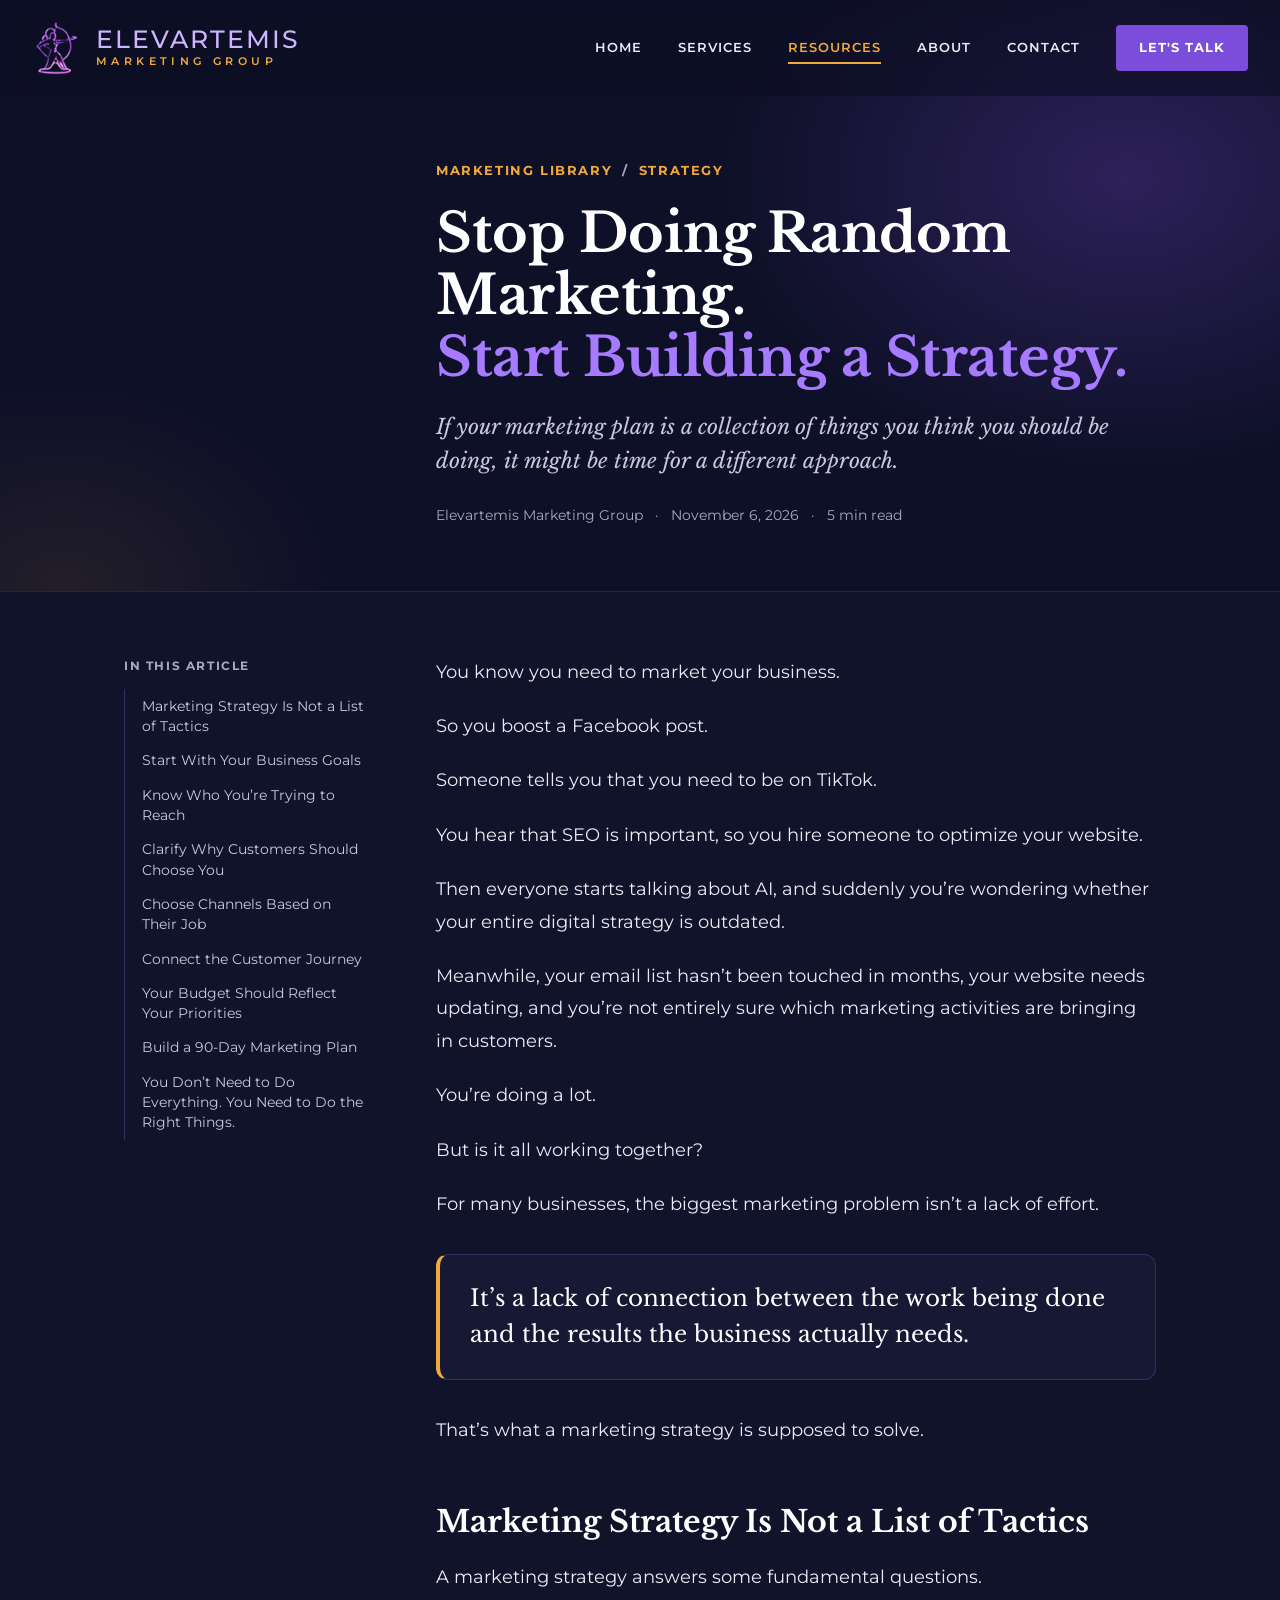
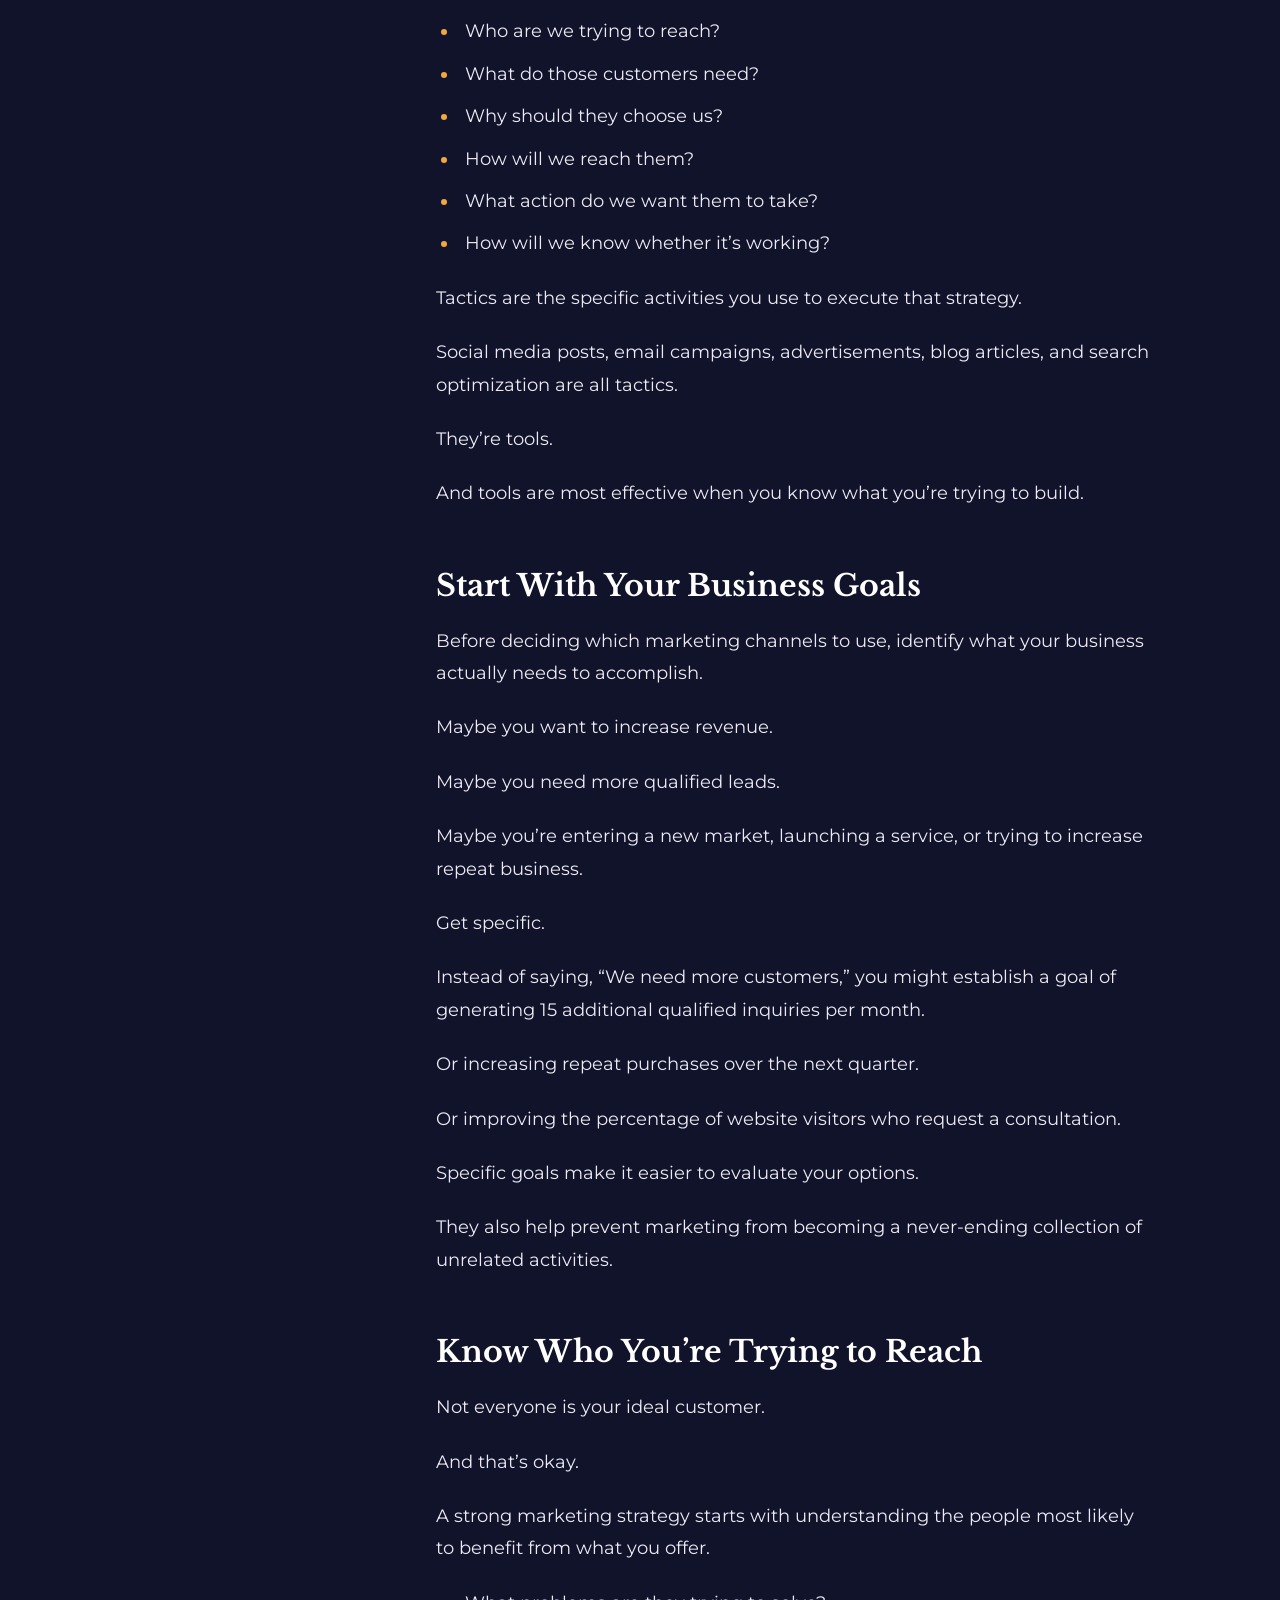
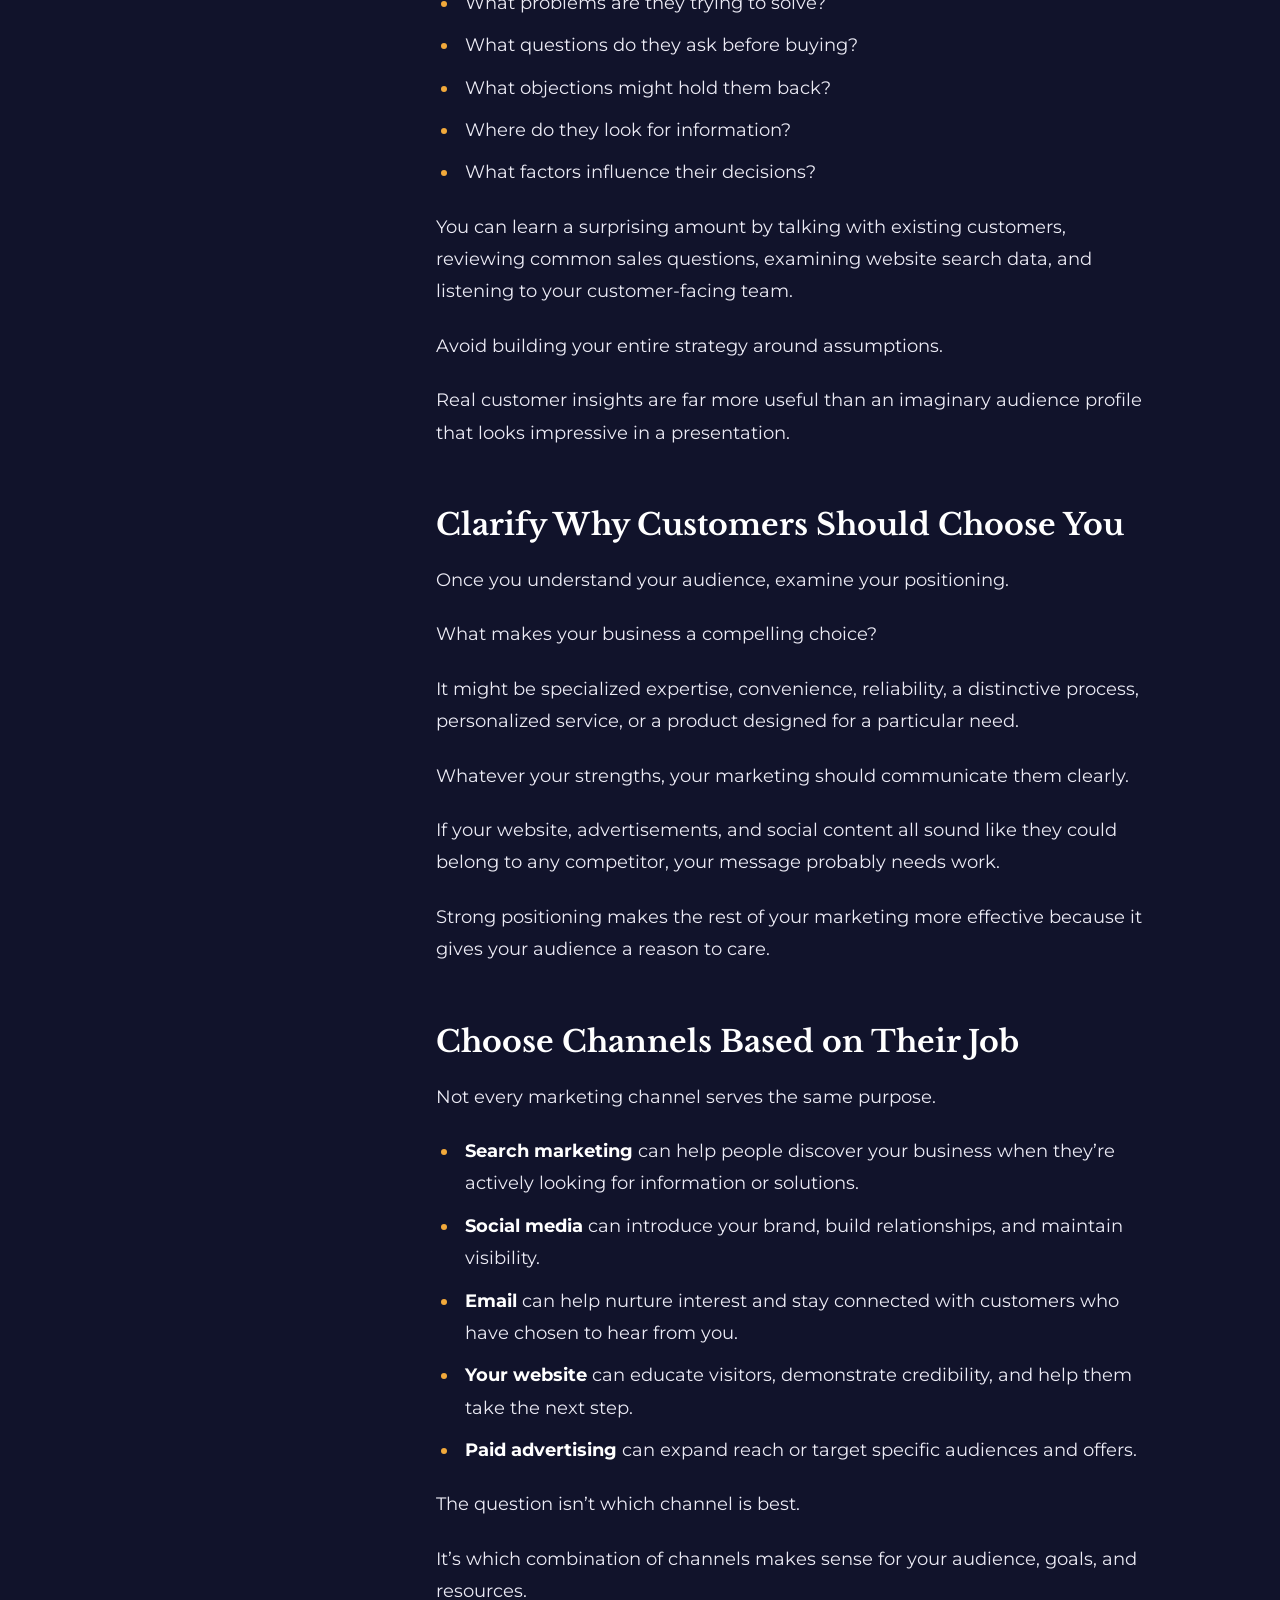
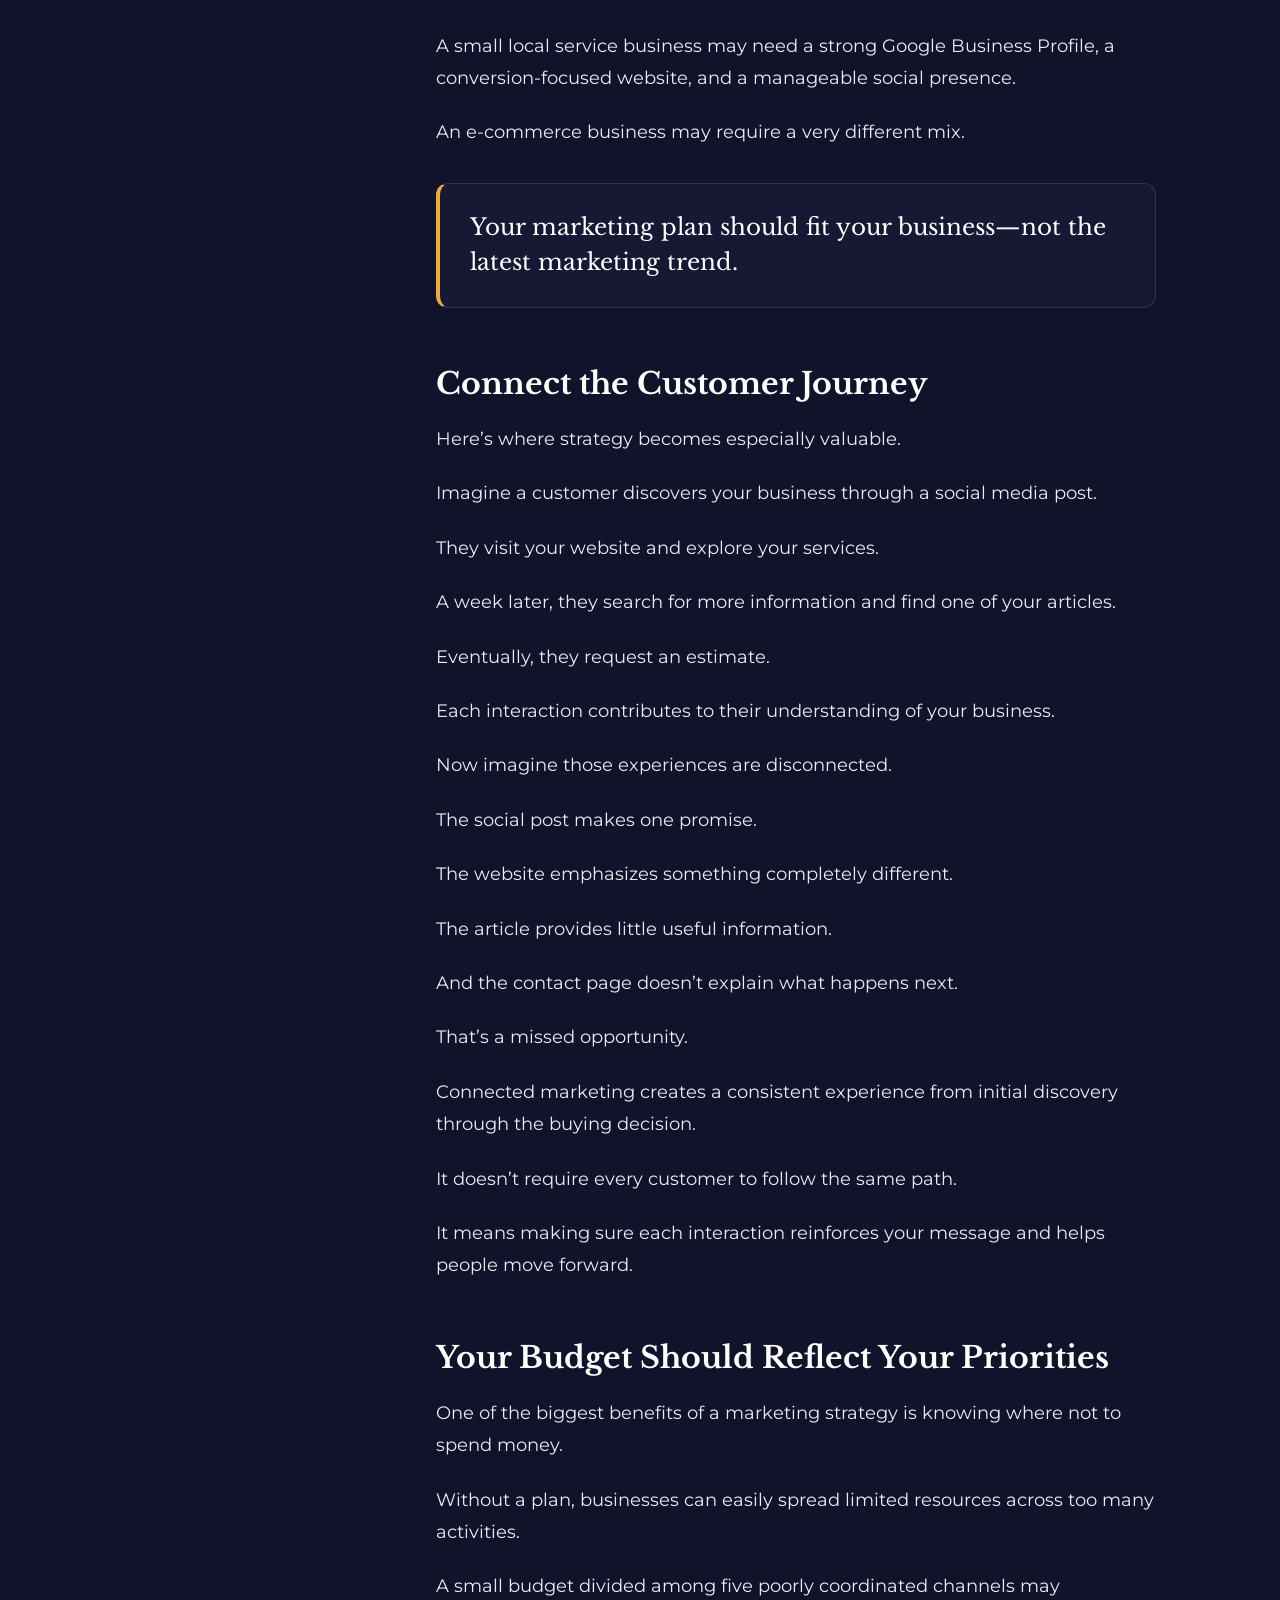
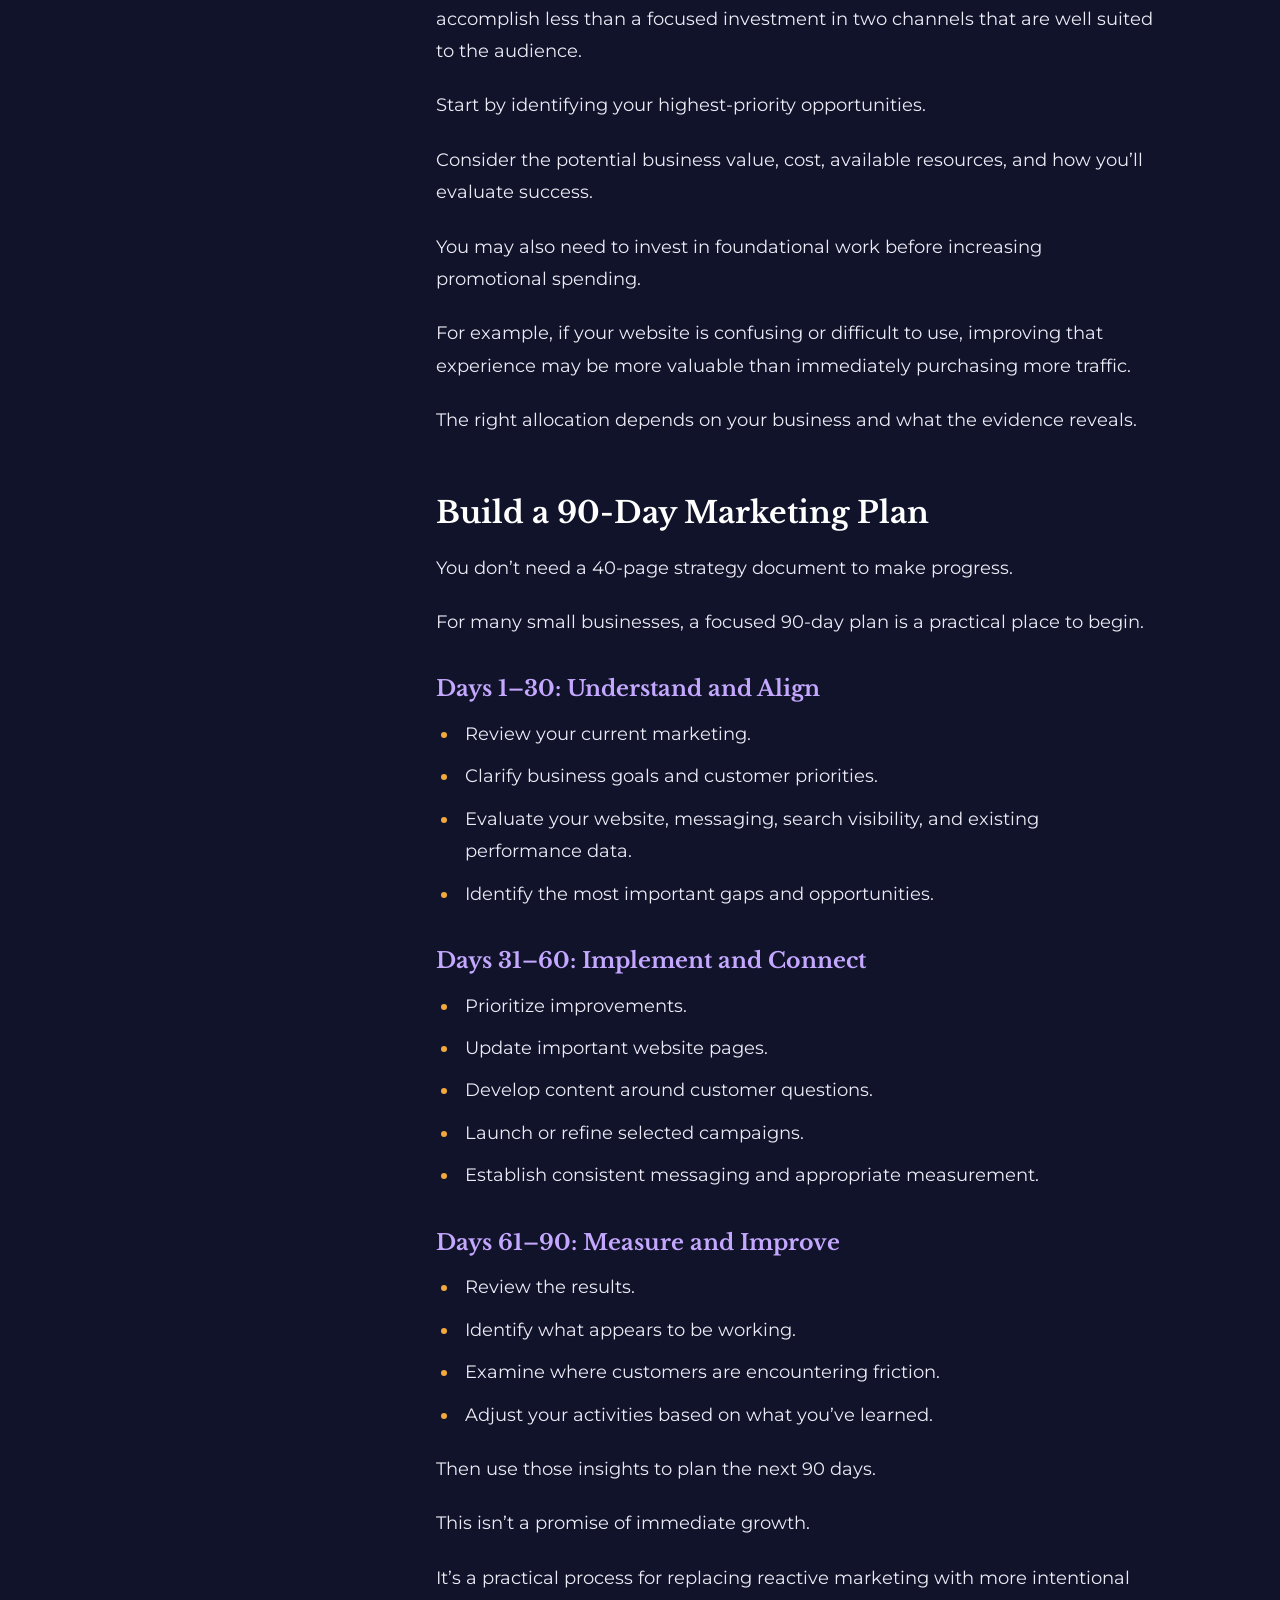
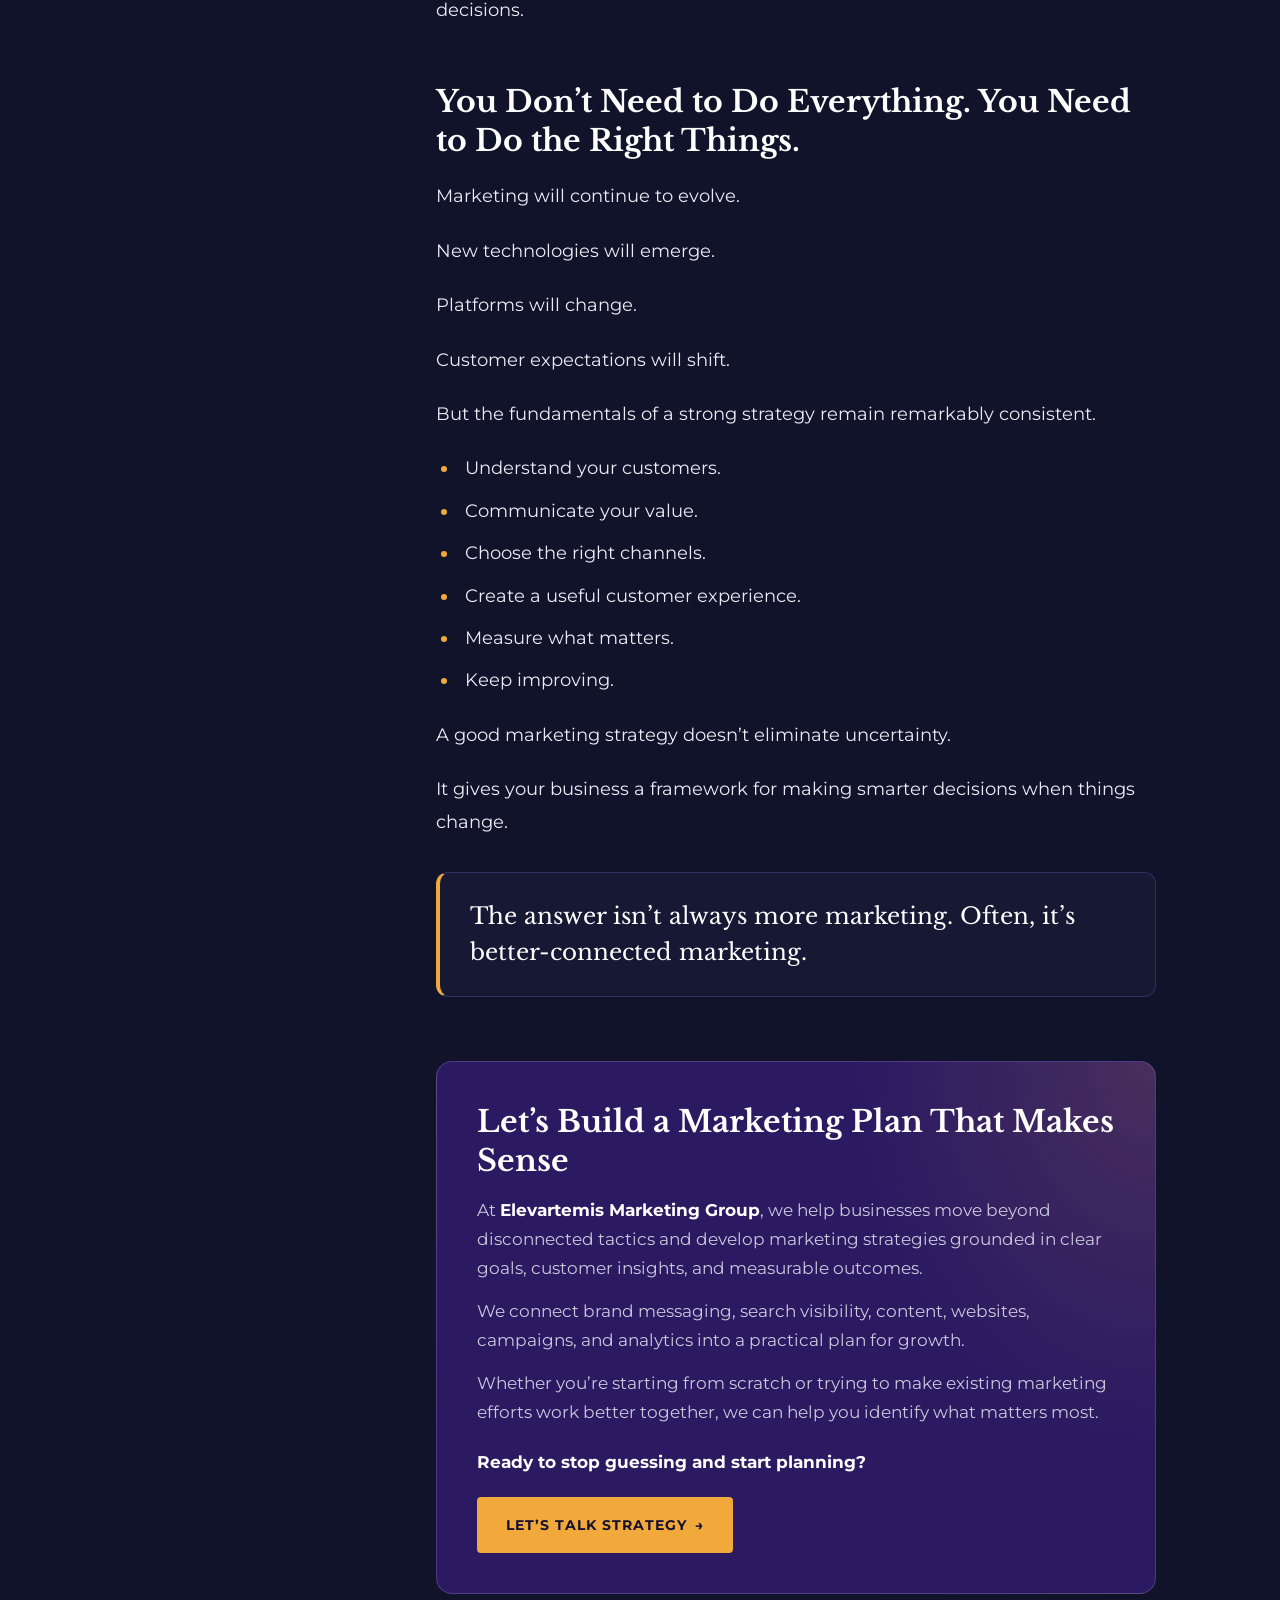
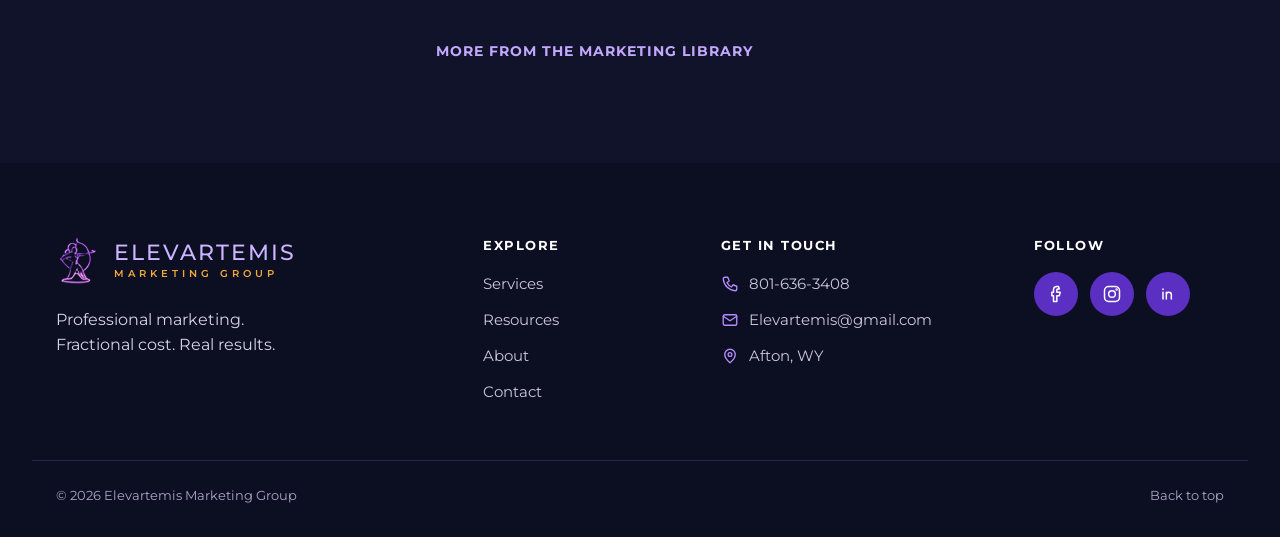
<file: articles/marketing-strategy.html>
<!doctype html>
<html lang="en">
<head>
  <meta charset="utf-8">
  <meta name="viewport" content="width=device-width, initial-scale=1">
  <title>Stop Doing Random Marketing. Start Building a Strategy. | Elevartemis</title>
  <meta name="description" content="Boosted posts, a new platform, a quick SEO fix: tactics without a plan rarely add up. How to set goals, know your customer, choose channels, and build a 90-day marketing plan.">
  <meta property="og:type" content="article">
  <meta property="og:title" content="Stop Doing Random Marketing. Start Building a Strategy.">
  <meta property="og:description" content="Boosted posts, a new platform, a quick SEO fix: tactics without a plan rarely add up. How to set goals, know your customer, choose channels, and build a 90-day marketing plan.">
  <link rel="icon" href="../images/logo.png">
  <link rel="preconnect" href="https://fonts.googleapis.com">
  <link rel="preconnect" href="https://fonts.gstatic.com" crossorigin>
  <link href="https://fonts.googleapis.com/css2?family=Libre+Baskerville:ital,wght@0,400;0,700;1,400&family=Montserrat:wght@400;500;600;700&display=swap" rel="stylesheet">
  <link rel="stylesheet" href="../css/styles.css">
  <link rel="stylesheet" href="../css/article.css">
  <script>document.documentElement.classList.add('js');</script>
  <script type="application/ld+json">
{
  "@context": "https://schema.org",
  "@type": "Article",
  "headline": "Stop Doing Random Marketing. Start Building a Strategy.",
  "description": "Boosted posts, a new platform, a quick SEO fix: tactics without a plan rarely add up. How to set goals, know your customer, choose channels, and build a 90-day marketing plan.",
  "datePublished": "2026-11-06",
  "author": {
    "@type": "Organization",
    "name": "Elevartemis Marketing Group"
  },
  "publisher": {
    "@type": "Organization",
    "name": "Elevartemis Marketing Group"
  }
}
  </script>
</head>
<body data-page="article">
  <a class="skip-link" href="#main">Skip to content</a>

  <!-- ============ HEADER ============ -->
  <header class="site-header" id="siteHeader">
    <div class="header-inner">
      <a class="brand" href="../index.html" aria-label="Elevartemis Marketing Group home">
        <img src="../images/logo.png" alt="" width="50" height="58">
        <span class="brand-text">
          <span class="brand-name">Elevartemis</span>
          <span class="brand-sub">MARKETING GROUP</span>
        </span>
      </a>
      <button class="menu-toggle" id="menuToggle" aria-expanded="false" aria-controls="mainNav" aria-label="Open menu">
        <span></span><span></span><span></span>
      </button>
      <nav class="main-nav" id="mainNav" aria-label="Main">
        <a href="../index.html" class="nav-link">Home</a>
        <a href="../services.html" class="nav-link">Services</a>
        <a href="../resources.html" class="nav-link is-active">Resources</a>
        <a href="../about.html" class="nav-link">About</a>
        <a href="../contact.html" class="nav-link">Contact</a>
        <a href="../contact.html" class="btn btn-purple nav-cta">Let's talk</a>
      </nav>
    </div>
  </header>

  <main id="main">
    <article class="ar">
      <header class="ar-hero">
        <div class="container ar-hero-inner">
          <nav class="ar-crumbs hero-anim" style="--d:0" aria-label="Breadcrumb">
            <a href="../resources.html#library">Marketing Library</a><span aria-hidden="true">/</span><span>Strategy</span>
          </nav>
          <h1 class="ar-title hero-anim" style="--d:1">Stop Doing Random Marketing. <span class="accent">Start Building a Strategy.</span></h1>
          <p class="ar-dek hero-anim" style="--d:2">If your marketing plan is a collection of things you think you should be doing, it might be time for a different approach.</p>
          <p class="ar-meta hero-anim" style="--d:3">
            <span>Elevartemis Marketing Group</span><span aria-hidden="true">&middot;</span>
            <time datetime="2026-11-06">November 6, 2026</time><span aria-hidden="true">&middot;</span>
            <span>5 min read</span>
          </p>
        </div>
      </header>

      <div class="container ar-layout">
        <aside class="ar-toc" aria-labelledby="tocTitle">
          <div class="ar-toc-inner">
            <p class="ar-toc-title" id="tocTitle">In this article</p>
            <ol>
              <li><a href="#marketing-strategy-is-not-a-list-of-tactics">Marketing Strategy Is Not a List of Tactics</a></li>
              <li><a href="#start-with-your-business-goals">Start With Your Business Goals</a></li>
              <li><a href="#know-who-you-re-trying-to-reach">Know Who You&rsquo;re Trying to Reach</a></li>
              <li><a href="#clarify-why-customers-should-choose-you">Clarify Why Customers Should Choose You</a></li>
              <li><a href="#choose-channels-based-on-their-job">Choose Channels Based on Their Job</a></li>
              <li><a href="#connect-the-customer-journey">Connect the Customer Journey</a></li>
              <li><a href="#your-budget-should-reflect-your-priorities">Your Budget Should Reflect Your Priorities</a></li>
              <li><a href="#build-a-90-day-marketing-plan">Build a 90-Day Marketing Plan</a></li>
              <li><a href="#you-don-t-need-to-do-everything-you-need-to-do-the-right-things">You Don&rsquo;t Need to Do Everything. You Need to Do the Right Things.</a></li>
            </ol>
          </div>
        </aside>

        <div class="ar-body">
          <p>You know you need to market your business.</p>
          <p>So you boost a Facebook post.</p>
          <p>Someone tells you that you need to be on TikTok.</p>
          <p>You hear that SEO is important, so you hire someone to optimize your website.</p>
          <p>Then everyone starts talking about AI, and suddenly you&rsquo;re wondering whether your entire digital strategy is outdated.</p>
          <p>Meanwhile, your email list hasn&rsquo;t been touched in months, your website needs updating, and you&rsquo;re not entirely sure which marketing activities are bringing in customers.</p>
          <p>You&rsquo;re doing a lot.</p>
          <p>But is it all working together?</p>
          <p>For many businesses, the biggest marketing problem isn&rsquo;t a lack of effort.</p>
          <p class="ar-pull">It&rsquo;s a lack of connection between the work being done and the results the business actually needs.</p>
          <p>That&rsquo;s what a marketing strategy is supposed to solve.</p>
          <h2 id="marketing-strategy-is-not-a-list-of-tactics">Marketing Strategy Is Not a List of Tactics</h2>
          <p>A marketing strategy answers some fundamental questions.</p>
          <ul><li>Who are we trying to reach?</li><li>What do those customers need?</li><li>Why should they choose us?</li><li>How will we reach them?</li><li>What action do we want them to take?</li><li>How will we know whether it&rsquo;s working?</li></ul>
          <p>Tactics are the specific activities you use to execute that strategy.</p>
          <p>Social media posts, email campaigns, advertisements, blog articles, and search optimization are all tactics.</p>
          <p>They&rsquo;re tools.</p>
          <p>And tools are most effective when you know what you&rsquo;re trying to build.</p>
          <h2 id="start-with-your-business-goals">Start With Your Business Goals</h2>
          <p>Before deciding which marketing channels to use, identify what your business actually needs to accomplish.</p>
          <p>Maybe you want to increase revenue.</p>
          <p>Maybe you need more qualified leads.</p>
          <p>Maybe you&rsquo;re entering a new market, launching a service, or trying to increase repeat business.</p>
          <p>Get specific.</p>
          <p>Instead of saying, &ldquo;We need more customers,&rdquo; you might establish a goal of generating 15 additional qualified inquiries per month.</p>
          <p>Or increasing repeat purchases over the next quarter.</p>
          <p>Or improving the percentage of website visitors who request a consultation.</p>
          <p>Specific goals make it easier to evaluate your options.</p>
          <p>They also help prevent marketing from becoming a never-ending collection of unrelated activities.</p>
          <h2 id="know-who-you-re-trying-to-reach">Know Who You&rsquo;re Trying to Reach</h2>
          <p>Not everyone is your ideal customer.</p>
          <p>And that&rsquo;s okay.</p>
          <p>A strong marketing strategy starts with understanding the people most likely to benefit from what you offer.</p>
          <ul><li>What problems are they trying to solve?</li><li>What questions do they ask before buying?</li><li>What objections might hold them back?</li><li>Where do they look for information?</li><li>What factors influence their decisions?</li></ul>
          <p>You can learn a surprising amount by talking with existing customers, reviewing common sales questions, examining website search data, and listening to your customer-facing team.</p>
          <p>Avoid building your entire strategy around assumptions.</p>
          <p>Real customer insights are far more useful than an imaginary audience profile that looks impressive in a presentation.</p>
          <h2 id="clarify-why-customers-should-choose-you">Clarify Why Customers Should Choose You</h2>
          <p>Once you understand your audience, examine your positioning.</p>
          <p>What makes your business a compelling choice?</p>
          <p>It might be specialized expertise, convenience, reliability, a distinctive process, personalized service, or a product designed for a particular need.</p>
          <p>Whatever your strengths, your marketing should communicate them clearly.</p>
          <p>If your website, advertisements, and social content all sound like they could belong to any competitor, your message probably needs work.</p>
          <p>Strong positioning makes the rest of your marketing more effective because it gives your audience a reason to care.</p>
          <h2 id="choose-channels-based-on-their-job">Choose Channels Based on Their Job</h2>
          <p>Not every marketing channel serves the same purpose.</p>
          <ul><li><strong>Search marketing</strong> can help people discover your business when they&rsquo;re actively looking for information or solutions.</li><li><strong>Social media</strong> can introduce your brand, build relationships, and maintain visibility.</li><li><strong>Email</strong> can help nurture interest and stay connected with customers who have chosen to hear from you.</li><li><strong>Your website</strong> can educate visitors, demonstrate credibility, and help them take the next step.</li><li><strong>Paid advertising</strong> can expand reach or target specific audiences and offers.</li></ul>
          <p>The question isn&rsquo;t which channel is best.</p>
          <p>It&rsquo;s which combination of channels makes sense for your audience, goals, and resources.</p>
          <p>A small local service business may need a strong Google Business Profile, a conversion-focused website, and a manageable social presence.</p>
          <p>An e-commerce business may require a very different mix.</p>
          <p class="ar-pull">Your marketing plan should fit your business—not the latest marketing trend.</p>
          <h2 id="connect-the-customer-journey">Connect the Customer Journey</h2>
          <p>Here&rsquo;s where strategy becomes especially valuable.</p>
          <p>Imagine a customer discovers your business through a social media post.</p>
          <p>They visit your website and explore your services.</p>
          <p>A week later, they search for more information and find one of your articles.</p>
          <p>Eventually, they request an estimate.</p>
          <p>Each interaction contributes to their understanding of your business.</p>
          <p>Now imagine those experiences are disconnected.</p>
          <p>The social post makes one promise.</p>
          <p>The website emphasizes something completely different.</p>
          <p>The article provides little useful information.</p>
          <p>And the contact page doesn&rsquo;t explain what happens next.</p>
          <p>That&rsquo;s a missed opportunity.</p>
          <p>Connected marketing creates a consistent experience from initial discovery through the buying decision.</p>
          <p>It doesn&rsquo;t require every customer to follow the same path.</p>
          <p>It means making sure each interaction reinforces your message and helps people move forward.</p>
          <h2 id="your-budget-should-reflect-your-priorities">Your Budget Should Reflect Your Priorities</h2>
          <p>One of the biggest benefits of a marketing strategy is knowing where not to spend money.</p>
          <p>Without a plan, businesses can easily spread limited resources across too many activities.</p>
          <p>A small budget divided among five poorly coordinated channels may accomplish less than a focused investment in two channels that are well suited to the audience.</p>
          <p>Start by identifying your highest-priority opportunities.</p>
          <p>Consider the potential business value, cost, available resources, and how you&rsquo;ll evaluate success.</p>
          <p>You may also need to invest in foundational work before increasing promotional spending.</p>
          <p>For example, if your website is confusing or difficult to use, improving that experience may be more valuable than immediately purchasing more traffic.</p>
          <p>The right allocation depends on your business and what the evidence reveals.</p>
          <h2 id="build-a-90-day-marketing-plan">Build a 90-Day Marketing Plan</h2>
          <p>You don&rsquo;t need a 40-page strategy document to make progress.</p>
          <p>For many small businesses, a focused 90-day plan is a practical place to begin.</p>
          <h3>Days 1–30: Understand and Align</h3>
          <ul><li>Review your current marketing.</li><li>Clarify business goals and customer priorities.</li><li>Evaluate your website, messaging, search visibility, and existing performance data.</li><li>Identify the most important gaps and opportunities.</li></ul>
          <h3>Days 31–60: Implement and Connect</h3>
          <ul><li>Prioritize improvements.</li><li>Update important website pages.</li><li>Develop content around customer questions.</li><li>Launch or refine selected campaigns.</li><li>Establish consistent messaging and appropriate measurement.</li></ul>
          <h3>Days 61–90: Measure and Improve</h3>
          <ul><li>Review the results.</li><li>Identify what appears to be working.</li><li>Examine where customers are encountering friction.</li><li>Adjust your activities based on what you&rsquo;ve learned.</li></ul>
          <p>Then use those insights to plan the next 90 days.</p>
          <p>This isn&rsquo;t a promise of immediate growth.</p>
          <p>It&rsquo;s a practical process for replacing reactive marketing with more intentional decisions.</p>
          <h2 id="you-don-t-need-to-do-everything-you-need-to-do-the-right-things">You Don&rsquo;t Need to Do Everything. You Need to Do the Right Things.</h2>
          <p>Marketing will continue to evolve.</p>
          <p>New technologies will emerge.</p>
          <p>Platforms will change.</p>
          <p>Customer expectations will shift.</p>
          <p>But the fundamentals of a strong strategy remain remarkably consistent.</p>
          <ul><li>Understand your customers.</li><li>Communicate your value.</li><li>Choose the right channels.</li><li>Create a useful customer experience.</li><li>Measure what matters.</li><li>Keep improving.</li></ul>
          <p>A good marketing strategy doesn&rsquo;t eliminate uncertainty.</p>
          <p>It gives your business a framework for making smarter decisions when things change.</p>
          <p class="ar-pull">The answer isn&rsquo;t always more marketing. Often, it&rsquo;s better-connected marketing.</p>

          <aside class="ar-cta" aria-labelledby="arCtaTitle">
            <h2 class="ar-cta-title" id="arCtaTitle">Let&rsquo;s Build a Marketing Plan That Makes Sense</h2>
            <p>At <strong>Elevartemis Marketing Group</strong>, we help businesses move beyond disconnected tactics and develop marketing strategies grounded in clear goals, customer insights, and measurable outcomes.</p>
            <p>We connect brand messaging, search visibility, content, websites, campaigns, and analytics into a practical plan for growth.</p>
            <p>Whether you&rsquo;re starting from scratch or trying to make existing marketing efforts work better together, we can help you identify what matters most.</p>
            <p class="ar-cta-q">Ready to stop guessing and start planning?</p>
            <a href="../contact.html" class="btn btn-orange btn-lg">Let&rsquo;s Talk Strategy <span aria-hidden="true">&rarr;</span></a>
          </aside>

          <p class="ar-back"><a href="../resources.html#library" class="text-link">More from the Marketing Library</a></p>
        </div>
      </div>
    </article>
  </main>

  <!-- ============ FOOTER ============ -->
  <footer class="site-footer">
    <div class="container footer-grid">
      <div class="footer-brand">
        <a class="brand" href="../index.html" aria-label="Elevartemis Marketing Group home">
          <img src="../images/logo.png" alt="" width="44" height="52">
          <span class="brand-text">
            <span class="brand-name">Elevartemis</span>
            <span class="brand-sub">MARKETING GROUP</span>
          </span>
        </a>
        <p>Professional marketing.<br>Fractional cost. Real results.</p>
      </div>
      <nav class="footer-col" aria-label="Footer">
        <h2 class="footer-heading">Explore</h2>
        <a href="../services.html">Services</a>
        <a href="../resources.html">Resources</a>
        <a href="../about.html">About</a>
        <a href="../contact.html">Contact</a>
      </nav>
      <div class="footer-col">
        <h2 class="footer-heading">Get in touch</h2>
        <a href="tel:8016363408" class="contact-line"><svg viewBox="0 0 24 24" aria-hidden="true"><path d="M5 3h4l2 5-3 2a12 12 0 0 0 6 6l2-3 5 2v4a2 2 0 0 1-2 2A17 17 0 0 1 3 5a2 2 0 0 1 2-2z"/></svg>801-636-3408</a>
        <a href="mailto:Elevartemis@gmail.com" class="contact-line"><svg viewBox="0 0 24 24" aria-hidden="true"><rect x="3" y="5" width="18" height="14" rx="2"/><path d="M3 7l9 6 9-6"/></svg>Elevartemis@gmail.com</a>
        <span class="contact-line"><svg viewBox="0 0 24 24" aria-hidden="true"><path d="M12 21s-7-6-7-11a7 7 0 0 1 14 0c0 5-7 11-7 11z"/><circle cx="12" cy="10" r="2.5"/></svg>Afton, WY</span>
      </div>
      <div class="footer-col">
        <h2 class="footer-heading">Follow</h2>
        <div class="socials">
          <a href="#" aria-label="Elevartemis on Facebook"><svg viewBox="0 0 24 24" aria-hidden="true"><path d="M15 3h-2a4 4 0 0 0-4 4v3H7v4h2v7h4v-7h3l1-4h-4V7a1 1 0 0 1 1-1h2z"/></svg></a>
          <a href="#" aria-label="Elevartemis on Instagram"><svg viewBox="0 0 24 24" aria-hidden="true"><rect x="3" y="3" width="18" height="18" rx="5"/><circle cx="12" cy="12" r="4"/><circle cx="17.5" cy="6.5" r="0.6"/></svg></a>
          <a href="#" aria-label="Elevartemis on LinkedIn"><svg viewBox="0 0 24 24" aria-hidden="true"><path d="M6 10v8M6 6v.5M10 18v-8M10 13a3 3 0 0 1 6 0v5"/></svg></a>
        </div>
      </div>
    </div>
    <div class="container footer-bottom">
      <span>© <span id="year">2026</span> Elevartemis Marketing Group</span>
      <a href="#main" class="back-to-top">Back to top</a>
    </div>
  </footer>

  <script src="../js/main.js"></script>
</body>
</html>
</file>
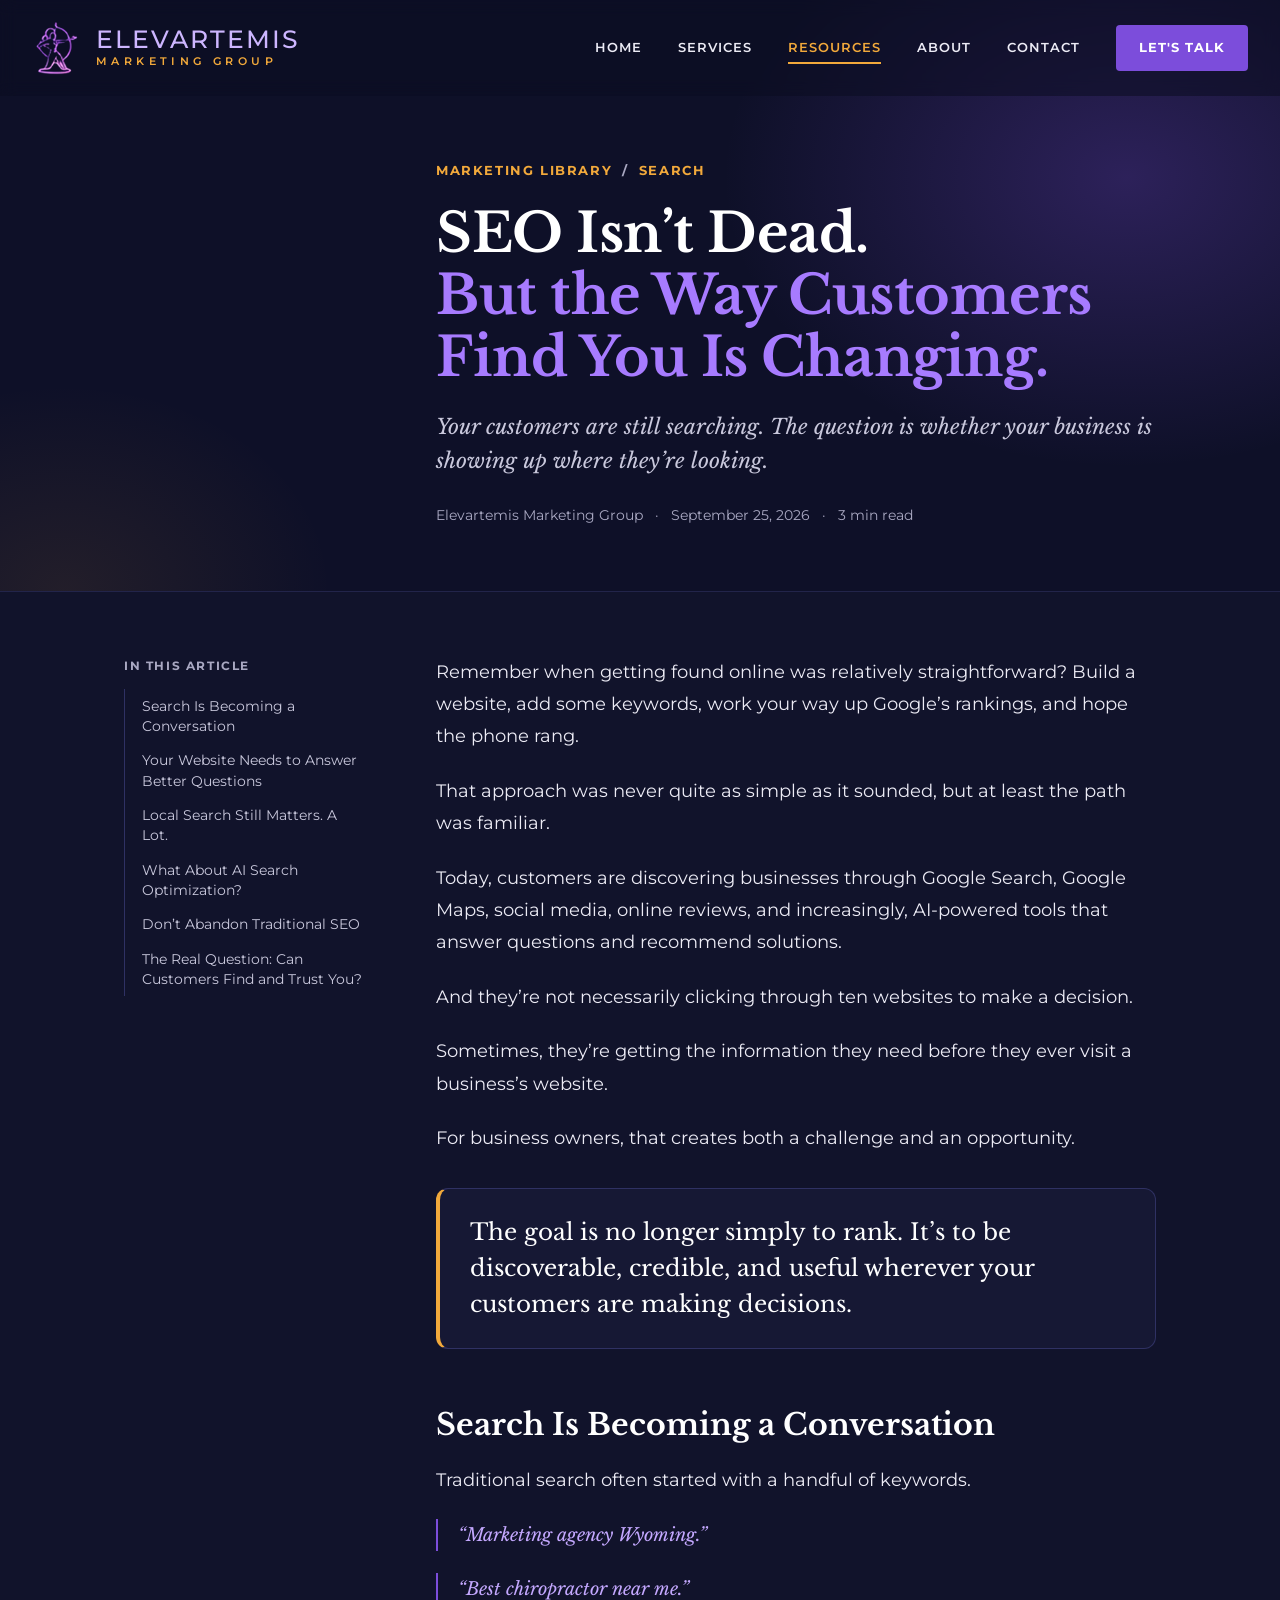
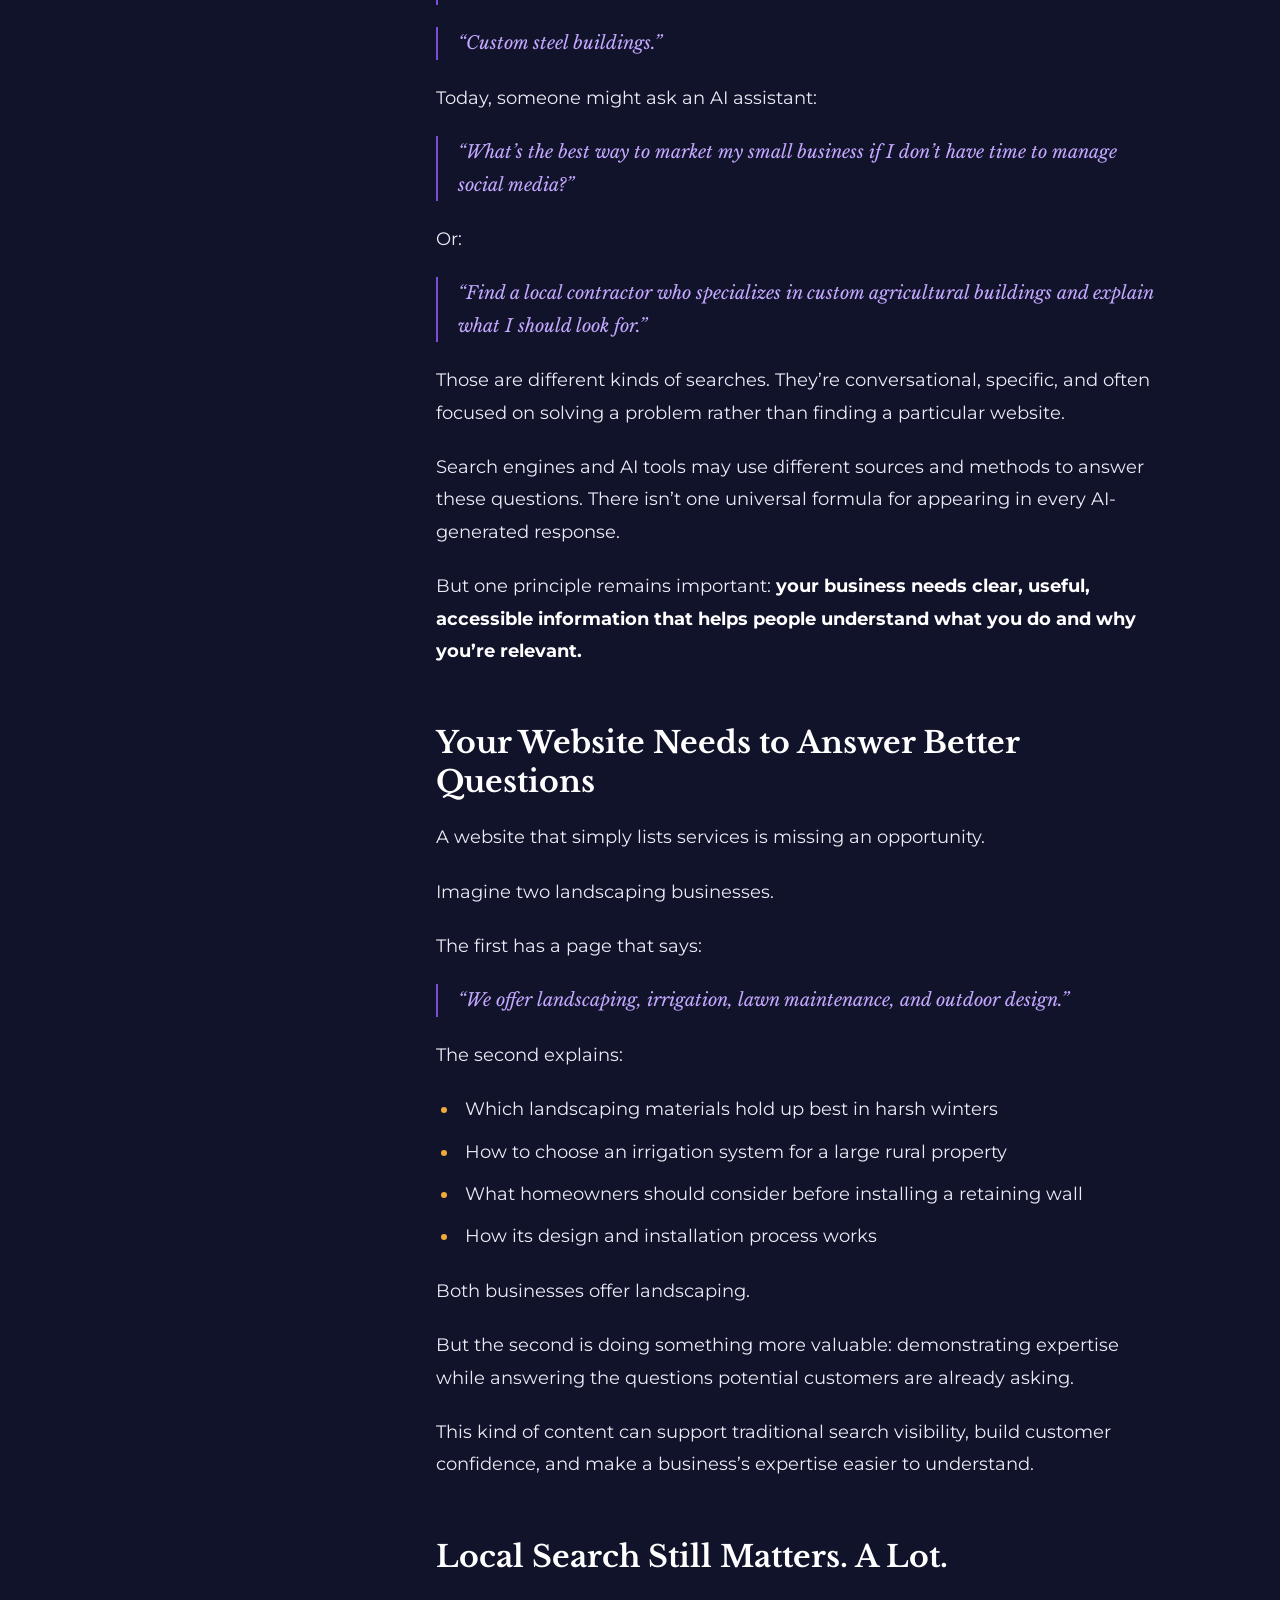
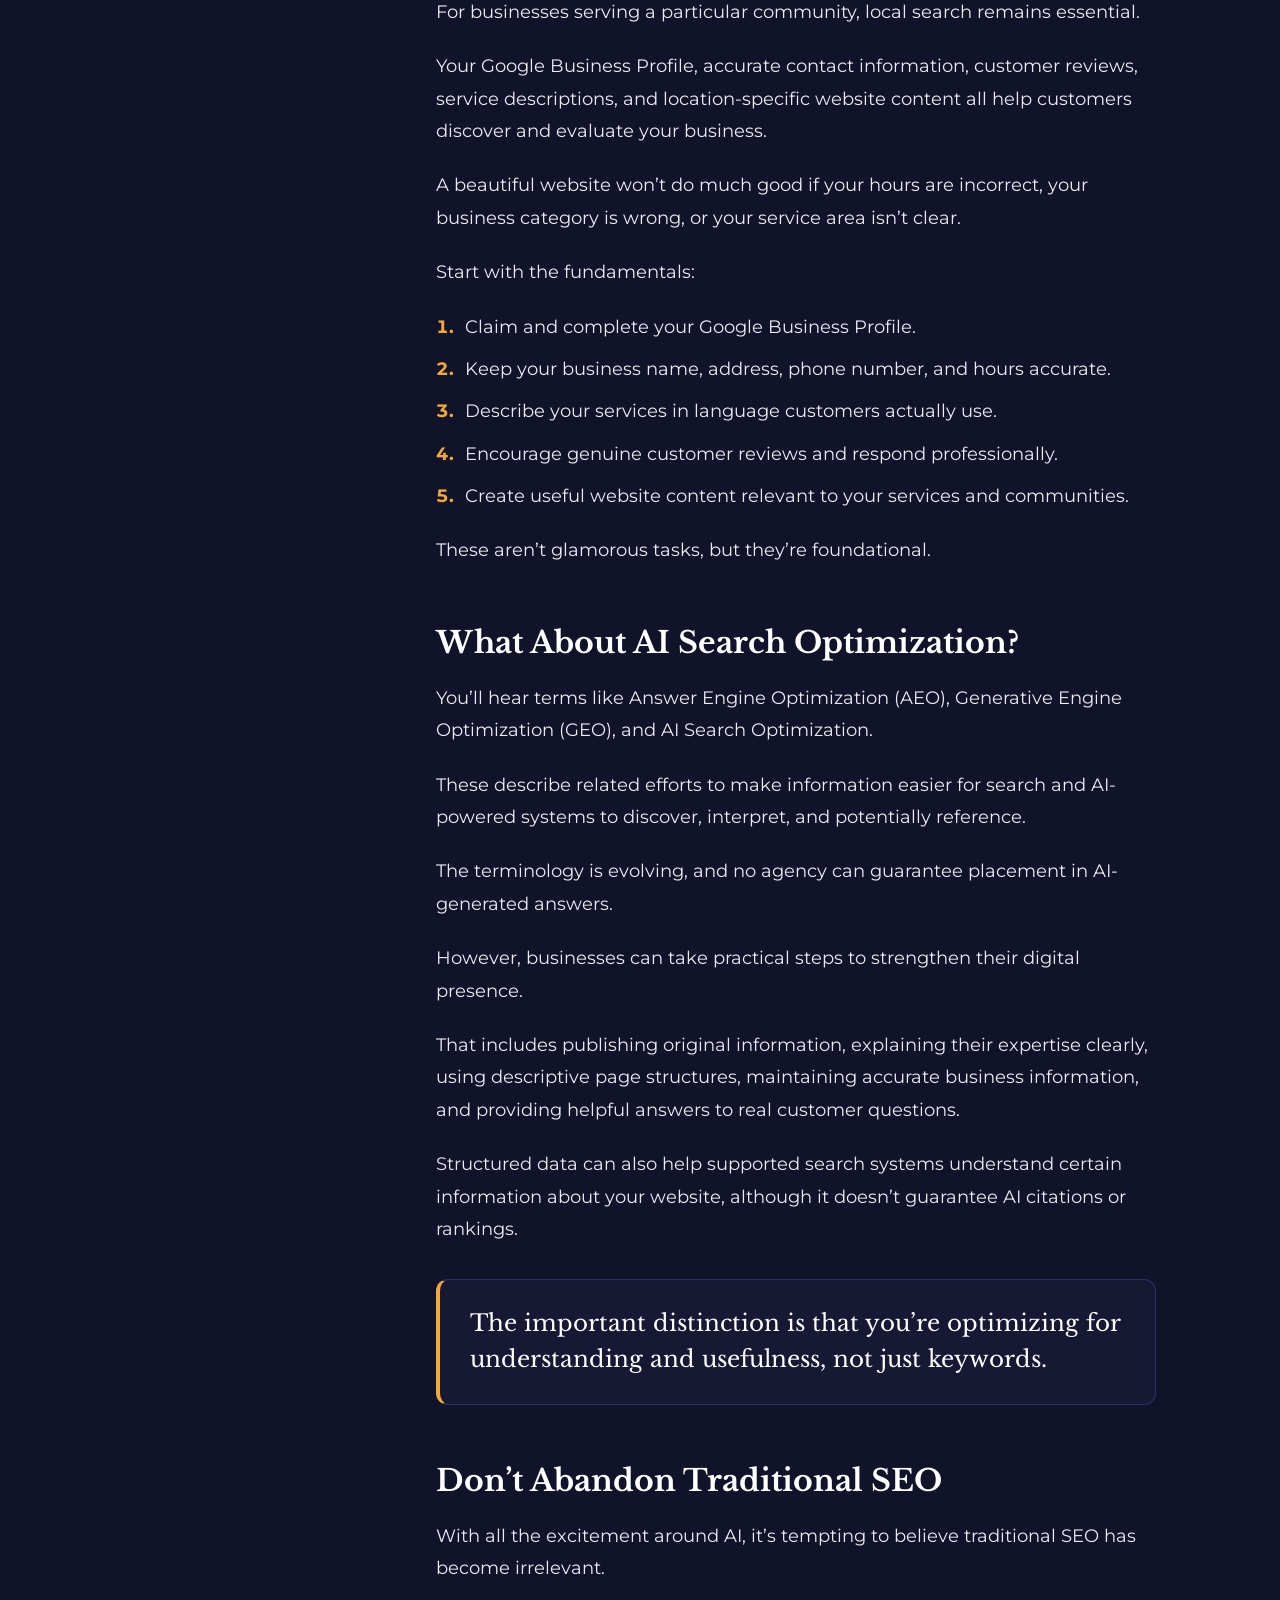
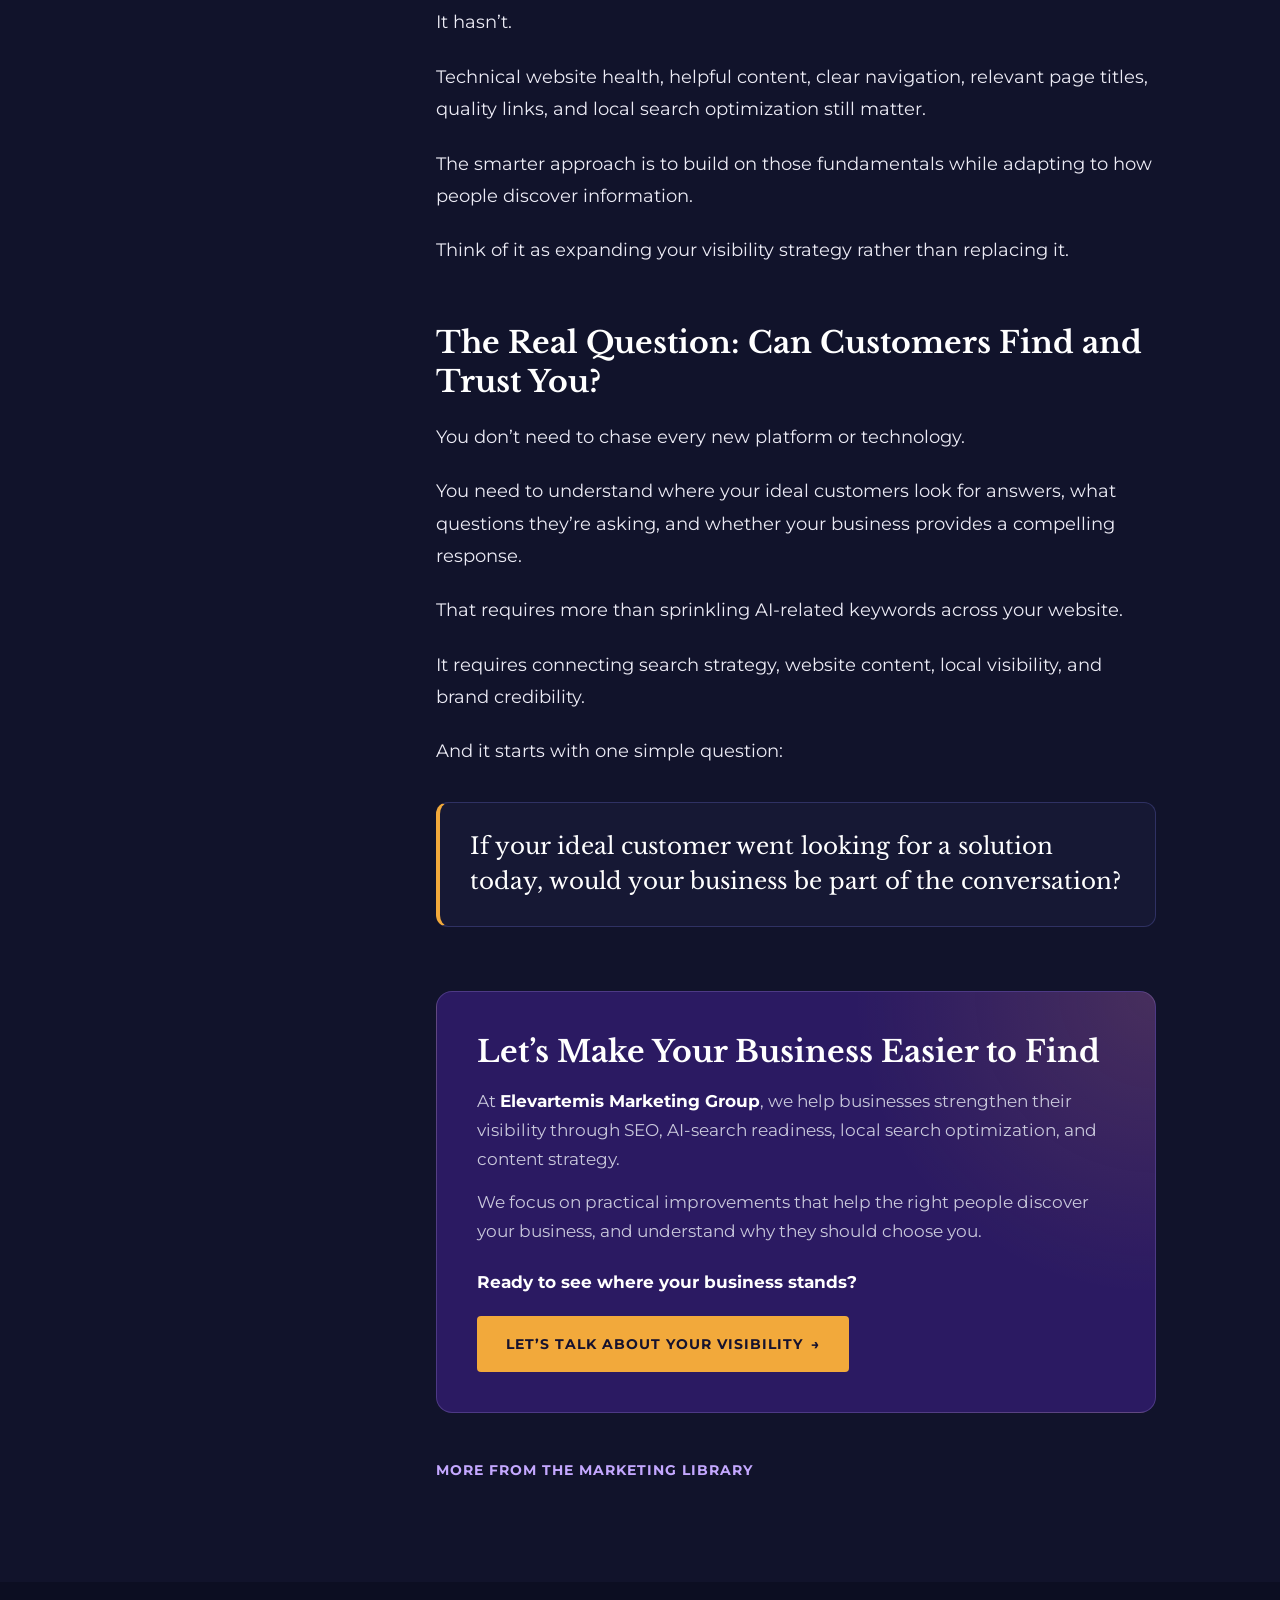
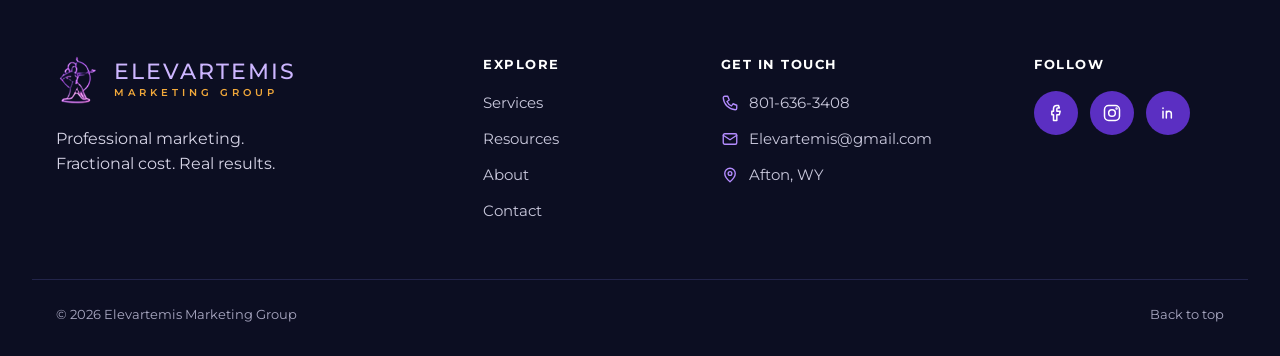
<file: articles/seo-isnt-dead.html>
<!doctype html>
<html lang="en">
<head>
  <meta charset="utf-8">
  <meta name="viewport" content="width=device-width, initial-scale=1">
  <title>SEO Isn&#x27;t Dead. But the Way Customers Find You Is Changing. | Elevartemis</title>
  <meta name="description" content="Customers now find businesses through Google, Maps, reviews, and AI tools. What still matters for SEO, what is new with AI search, and where to start.">
  <meta property="og:type" content="article">
  <meta property="og:title" content="SEO Isn&#x27;t Dead. But the Way Customers Find You Is Changing.">
  <meta property="og:description" content="Customers now find businesses through Google, Maps, reviews, and AI tools. What still matters for SEO, what is new with AI search, and where to start.">
  <link rel="icon" href="../images/logo.png">
  <link rel="preconnect" href="https://fonts.googleapis.com">
  <link rel="preconnect" href="https://fonts.gstatic.com" crossorigin>
  <link href="https://fonts.googleapis.com/css2?family=Libre+Baskerville:ital,wght@0,400;0,700;1,400&family=Montserrat:wght@400;500;600;700&display=swap" rel="stylesheet">
  <link rel="stylesheet" href="../css/styles.css">
  <link rel="stylesheet" href="../css/article.css">
  <script>document.documentElement.classList.add('js');</script>
  <script type="application/ld+json">
{
  "@context": "https://schema.org",
  "@type": "Article",
  "headline": "SEO Isn't Dead. But the Way Customers Find You Is Changing.",
  "description": "Customers now find businesses through Google, Maps, reviews, and AI tools. What still matters for SEO, what is new with AI search, and where to start.",
  "datePublished": "2026-09-25",
  "author": {
    "@type": "Organization",
    "name": "Elevartemis Marketing Group"
  },
  "publisher": {
    "@type": "Organization",
    "name": "Elevartemis Marketing Group"
  }
}
  </script>
</head>
<body data-page="article">
  <a class="skip-link" href="#main">Skip to content</a>

  <!-- ============ HEADER ============ -->
  <header class="site-header" id="siteHeader">
    <div class="header-inner">
      <a class="brand" href="../index.html" aria-label="Elevartemis Marketing Group home">
        <img src="../images/logo.png" alt="" width="50" height="58">
        <span class="brand-text">
          <span class="brand-name">Elevartemis</span>
          <span class="brand-sub">MARKETING GROUP</span>
        </span>
      </a>
      <button class="menu-toggle" id="menuToggle" aria-expanded="false" aria-controls="mainNav" aria-label="Open menu">
        <span></span><span></span><span></span>
      </button>
      <nav class="main-nav" id="mainNav" aria-label="Main">
        <a href="../index.html" class="nav-link">Home</a>
        <a href="../services.html" class="nav-link">Services</a>
        <a href="../resources.html" class="nav-link is-active">Resources</a>
        <a href="../about.html" class="nav-link">About</a>
        <a href="../contact.html" class="nav-link">Contact</a>
        <a href="../contact.html" class="btn btn-purple nav-cta">Let's talk</a>
      </nav>
    </div>
  </header>

  <main id="main">
    <article class="ar">
      <header class="ar-hero">
        <div class="container ar-hero-inner">
          <nav class="ar-crumbs hero-anim" style="--d:0" aria-label="Breadcrumb">
            <a href="../resources.html#library">Marketing Library</a><span aria-hidden="true">/</span><span>Search</span>
          </nav>
          <h1 class="ar-title hero-anim" style="--d:1">SEO Isn&rsquo;t Dead. <span class="accent">But the Way Customers Find You Is Changing.</span></h1>
          <p class="ar-dek hero-anim" style="--d:2">Your customers are still searching. The question is whether your business is showing up where they&rsquo;re looking.</p>
          <p class="ar-meta hero-anim" style="--d:3">
            <span>Elevartemis Marketing Group</span><span aria-hidden="true">&middot;</span>
            <time datetime="2026-09-25">September 25, 2026</time><span aria-hidden="true">&middot;</span>
            <span>3 min read</span>
          </p>
        </div>
      </header>

      <div class="container ar-layout">
        <aside class="ar-toc" aria-labelledby="tocTitle">
          <div class="ar-toc-inner">
            <p class="ar-toc-title" id="tocTitle">In this article</p>
            <ol>
              <li><a href="#search-is-becoming-a-conversation">Search Is Becoming a Conversation</a></li>
              <li><a href="#your-website-needs-to-answer-better-questions">Your Website Needs to Answer Better Questions</a></li>
              <li><a href="#local-search-still-matters-a-lot">Local Search Still Matters. A Lot.</a></li>
              <li><a href="#what-about-ai-search-optimization">What About AI Search Optimization?</a></li>
              <li><a href="#don-t-abandon-traditional-seo">Don&rsquo;t Abandon Traditional SEO</a></li>
              <li><a href="#the-real-question-can-customers-find-and-trust-you">The Real Question: Can Customers Find and Trust You?</a></li>
            </ol>
          </div>
        </aside>

        <div class="ar-body">
          <p>Remember when getting found online was relatively straightforward? Build a website, add some keywords, work your way up Google&rsquo;s rankings, and hope the phone rang.</p>
          <p>That approach was never quite as simple as it sounded, but at least the path was familiar.</p>
          <p>Today, customers are discovering businesses through Google Search, Google Maps, social media, online reviews, and increasingly, AI-powered tools that answer questions and recommend solutions.</p>
          <p>And they&rsquo;re not necessarily clicking through ten websites to make a decision.</p>
          <p>Sometimes, they&rsquo;re getting the information they need before they ever visit a business&rsquo;s website.</p>
          <p>For business owners, that creates both a challenge and an opportunity.</p>
          <p class="ar-pull">The goal is no longer simply to rank. It&rsquo;s to be discoverable, credible, and useful wherever your customers are making decisions.</p>
          <h2 id="search-is-becoming-a-conversation">Search Is Becoming a Conversation</h2>
          <p>Traditional search often started with a handful of keywords.</p>
          <p class="ar-example">&ldquo;Marketing agency Wyoming.&rdquo;</p>
          <p class="ar-example">&ldquo;Best chiropractor near me.&rdquo;</p>
          <p class="ar-example">&ldquo;Custom steel buildings.&rdquo;</p>
          <p>Today, someone might ask an AI assistant:</p>
          <p class="ar-example">&ldquo;What&rsquo;s the best way to market my small business if I don&rsquo;t have time to manage social media?&rdquo;</p>
          <p>Or:</p>
          <p class="ar-example">&ldquo;Find a local contractor who specializes in custom agricultural buildings and explain what I should look for.&rdquo;</p>
          <p>Those are different kinds of searches. They&rsquo;re conversational, specific, and often focused on solving a problem rather than finding a particular website.</p>
          <p>Search engines and AI tools may use different sources and methods to answer these questions. There isn&rsquo;t one universal formula for appearing in every AI-generated response.</p>
          <p>But one principle remains important: <strong>your business needs clear, useful, accessible information that helps people understand what you do and why you&rsquo;re relevant.</strong></p>
          <h2 id="your-website-needs-to-answer-better-questions">Your Website Needs to Answer Better Questions</h2>
          <p>A website that simply lists services is missing an opportunity.</p>
          <p>Imagine two landscaping businesses.</p>
          <p>The first has a page that says:</p>
          <p class="ar-example">&ldquo;We offer landscaping, irrigation, lawn maintenance, and outdoor design.&rdquo;</p>
          <p>The second explains:</p>
          <ul><li>Which landscaping materials hold up best in harsh winters</li><li>How to choose an irrigation system for a large rural property</li><li>What homeowners should consider before installing a retaining wall</li><li>How its design and installation process works</li></ul>
          <p>Both businesses offer landscaping.</p>
          <p>But the second is doing something more valuable: demonstrating expertise while answering the questions potential customers are already asking.</p>
          <p>This kind of content can support traditional search visibility, build customer confidence, and make a business&rsquo;s expertise easier to understand.</p>
          <h2 id="local-search-still-matters-a-lot">Local Search Still Matters. A Lot.</h2>
          <p>For businesses serving a particular community, local search remains essential.</p>
          <p>Your Google Business Profile, accurate contact information, customer reviews, service descriptions, and location-specific website content all help customers discover and evaluate your business.</p>
          <p>A beautiful website won&rsquo;t do much good if your hours are incorrect, your business category is wrong, or your service area isn&rsquo;t clear.</p>
          <p>Start with the fundamentals:</p>
          <ol><li>Claim and complete your Google Business Profile.</li><li>Keep your business name, address, phone number, and hours accurate.</li><li>Describe your services in language customers actually use.</li><li>Encourage genuine customer reviews and respond professionally.</li><li>Create useful website content relevant to your services and communities.</li></ol>
          <p>These aren&rsquo;t glamorous tasks, but they&rsquo;re foundational.</p>
          <h2 id="what-about-ai-search-optimization">What About AI Search Optimization?</h2>
          <p>You&rsquo;ll hear terms like Answer Engine Optimization (AEO), Generative Engine Optimization (GEO), and AI Search Optimization.</p>
          <p>These describe related efforts to make information easier for search and AI-powered systems to discover, interpret, and potentially reference.</p>
          <p>The terminology is evolving, and no agency can guarantee placement in AI-generated answers.</p>
          <p>However, businesses can take practical steps to strengthen their digital presence.</p>
          <p>That includes publishing original information, explaining their expertise clearly, using descriptive page structures, maintaining accurate business information, and providing helpful answers to real customer questions.</p>
          <p>Structured data can also help supported search systems understand certain information about your website, although it doesn&rsquo;t guarantee AI citations or rankings.</p>
          <p class="ar-pull">The important distinction is that you&rsquo;re optimizing for understanding and usefulness, not just keywords.</p>
          <h2 id="don-t-abandon-traditional-seo">Don&rsquo;t Abandon Traditional SEO</h2>
          <p>With all the excitement around AI, it&rsquo;s tempting to believe traditional SEO has become irrelevant.</p>
          <p>It hasn&rsquo;t.</p>
          <p>Technical website health, helpful content, clear navigation, relevant page titles, quality links, and local search optimization still matter.</p>
          <p>The smarter approach is to build on those fundamentals while adapting to how people discover information.</p>
          <p>Think of it as expanding your visibility strategy rather than replacing it.</p>
          <h2 id="the-real-question-can-customers-find-and-trust-you">The Real Question: Can Customers Find and Trust You?</h2>
          <p>You don&rsquo;t need to chase every new platform or technology.</p>
          <p>You need to understand where your ideal customers look for answers, what questions they&rsquo;re asking, and whether your business provides a compelling response.</p>
          <p>That requires more than sprinkling AI-related keywords across your website.</p>
          <p>It requires connecting search strategy, website content, local visibility, and brand credibility.</p>
          <p>And it starts with one simple question:</p>
          <p class="ar-pull">If your ideal customer went looking for a solution today, would your business be part of the conversation?</p>

          <aside class="ar-cta" aria-labelledby="arCtaTitle">
            <h2 class="ar-cta-title" id="arCtaTitle">Let&rsquo;s Make Your Business Easier to Find</h2>
            <p>At <strong>Elevartemis Marketing Group</strong>, we help businesses strengthen their visibility through SEO, AI-search readiness, local search optimization, and content strategy.</p>
            <p>We focus on practical improvements that help the right people discover your business, and understand why they should choose you.</p>
            <p class="ar-cta-q">Ready to see where your business stands?</p>
            <a href="../contact.html" class="btn btn-orange btn-lg">Let&rsquo;s Talk About Your Visibility <span aria-hidden="true">&rarr;</span></a>
          </aside>

          <p class="ar-back"><a href="../resources.html#library" class="text-link">More from the Marketing Library</a></p>
        </div>
      </div>
    </article>
  </main>

  <!-- ============ FOOTER ============ -->
  <footer class="site-footer">
    <div class="container footer-grid">
      <div class="footer-brand">
        <a class="brand" href="../index.html" aria-label="Elevartemis Marketing Group home">
          <img src="../images/logo.png" alt="" width="44" height="52">
          <span class="brand-text">
            <span class="brand-name">Elevartemis</span>
            <span class="brand-sub">MARKETING GROUP</span>
          </span>
        </a>
        <p>Professional marketing.<br>Fractional cost. Real results.</p>
      </div>
      <nav class="footer-col" aria-label="Footer">
        <h2 class="footer-heading">Explore</h2>
        <a href="../services.html">Services</a>
        <a href="../resources.html">Resources</a>
        <a href="../about.html">About</a>
        <a href="../contact.html">Contact</a>
      </nav>
      <div class="footer-col">
        <h2 class="footer-heading">Get in touch</h2>
        <a href="tel:8016363408" class="contact-line"><svg viewBox="0 0 24 24" aria-hidden="true"><path d="M5 3h4l2 5-3 2a12 12 0 0 0 6 6l2-3 5 2v4a2 2 0 0 1-2 2A17 17 0 0 1 3 5a2 2 0 0 1 2-2z"/></svg>801-636-3408</a>
        <a href="mailto:Elevartemis@gmail.com" class="contact-line"><svg viewBox="0 0 24 24" aria-hidden="true"><rect x="3" y="5" width="18" height="14" rx="2"/><path d="M3 7l9 6 9-6"/></svg>Elevartemis@gmail.com</a>
        <span class="contact-line"><svg viewBox="0 0 24 24" aria-hidden="true"><path d="M12 21s-7-6-7-11a7 7 0 0 1 14 0c0 5-7 11-7 11z"/><circle cx="12" cy="10" r="2.5"/></svg>Afton, WY</span>
      </div>
      <div class="footer-col">
        <h2 class="footer-heading">Follow</h2>
        <div class="socials">
          <a href="#" aria-label="Elevartemis on Facebook"><svg viewBox="0 0 24 24" aria-hidden="true"><path d="M15 3h-2a4 4 0 0 0-4 4v3H7v4h2v7h4v-7h3l1-4h-4V7a1 1 0 0 1 1-1h2z"/></svg></a>
          <a href="#" aria-label="Elevartemis on Instagram"><svg viewBox="0 0 24 24" aria-hidden="true"><rect x="3" y="3" width="18" height="18" rx="5"/><circle cx="12" cy="12" r="4"/><circle cx="17.5" cy="6.5" r="0.6"/></svg></a>
          <a href="#" aria-label="Elevartemis on LinkedIn"><svg viewBox="0 0 24 24" aria-hidden="true"><path d="M6 10v8M6 6v.5M10 18v-8M10 13a3 3 0 0 1 6 0v5"/></svg></a>
        </div>
      </div>
    </div>
    <div class="container footer-bottom">
      <span>© <span id="year">2026</span> Elevartemis Marketing Group</span>
      <a href="#main" class="back-to-top">Back to top</a>
    </div>
  </footer>

  <script src="../js/main.js"></script>
</body>
</html>
</file>
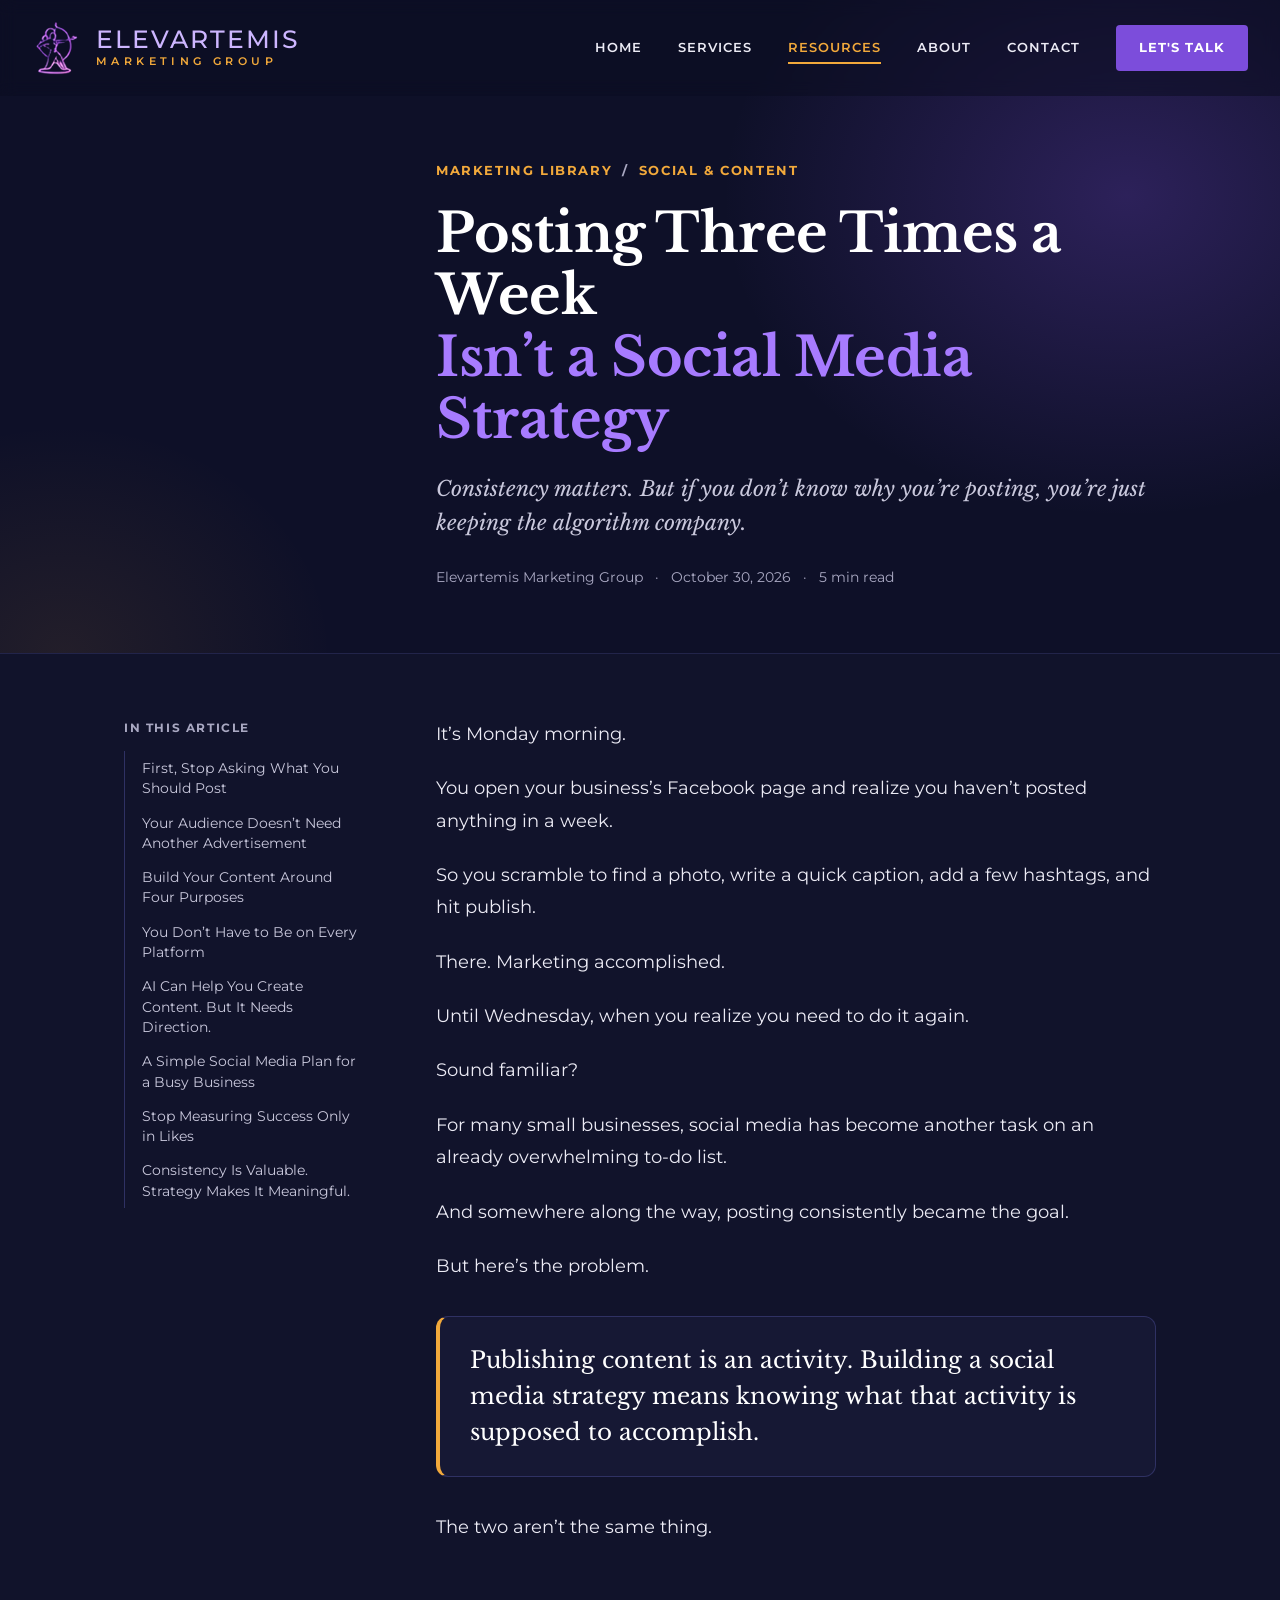
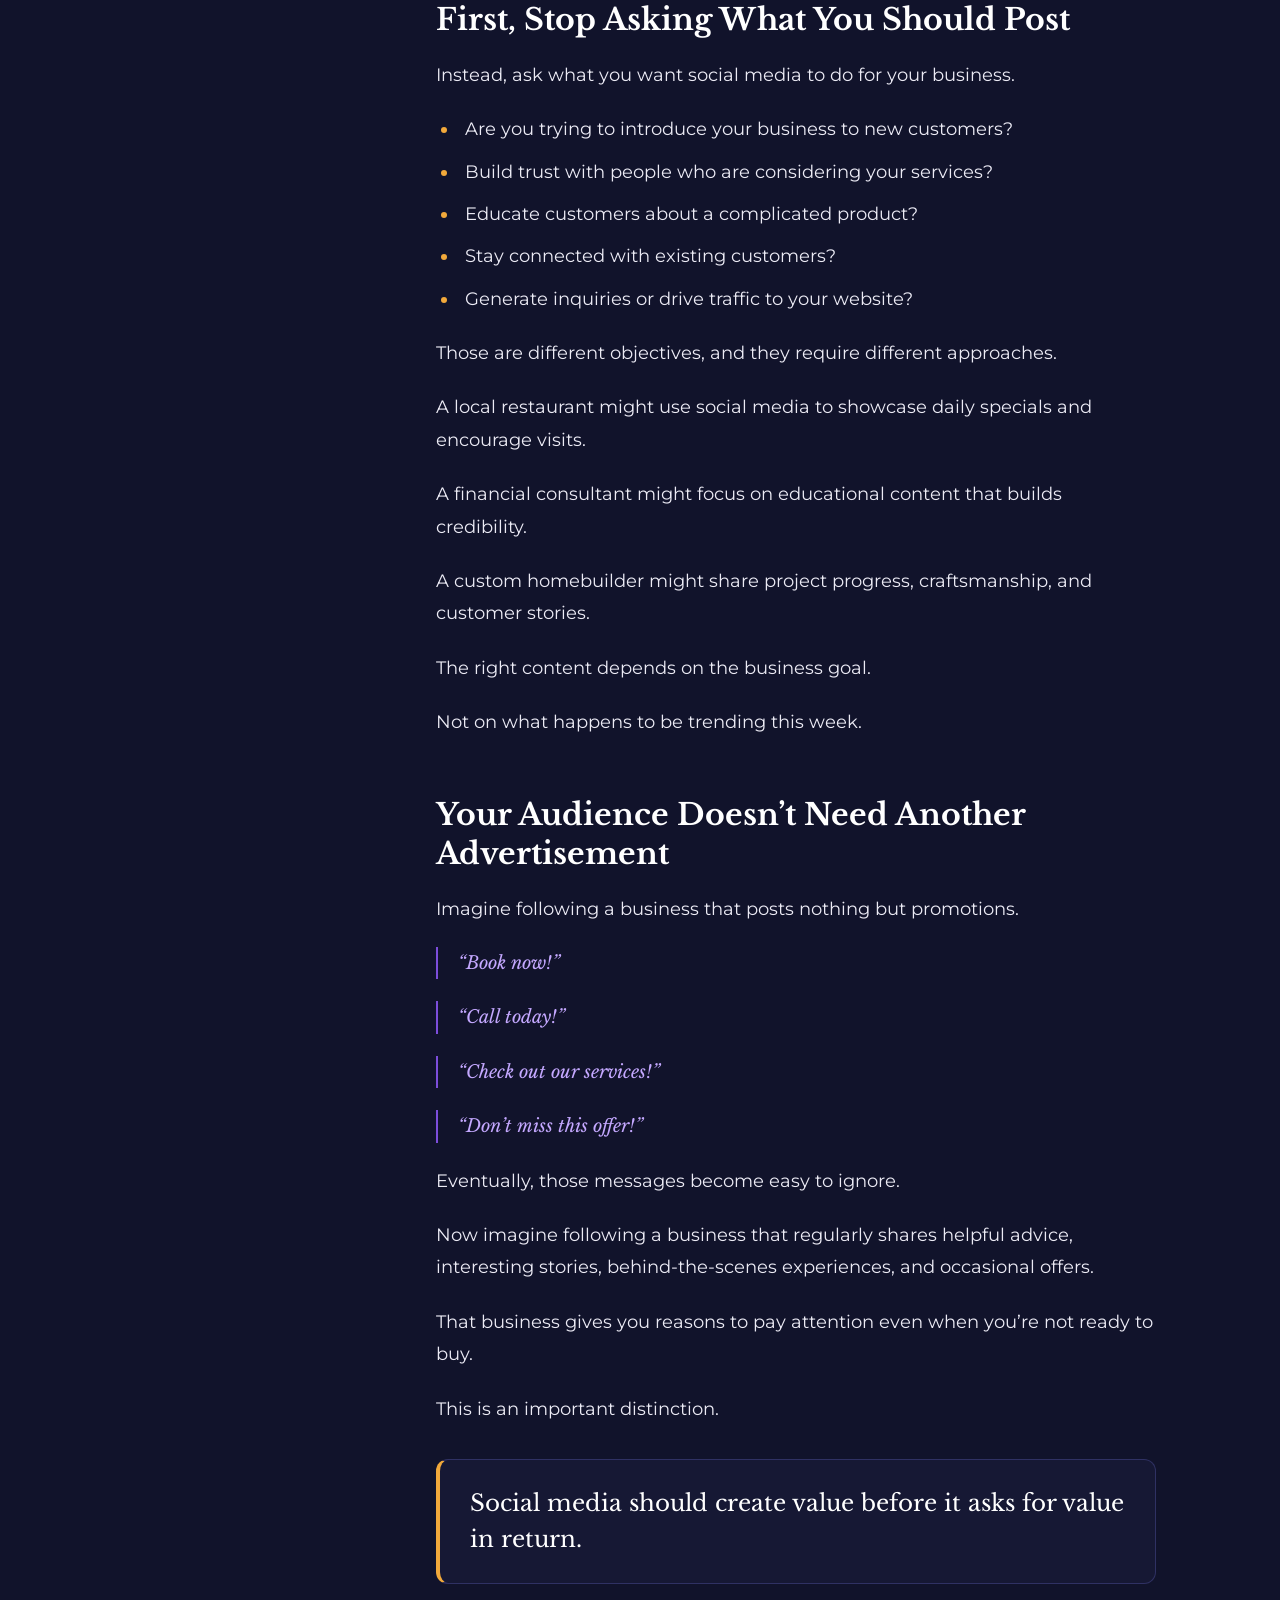
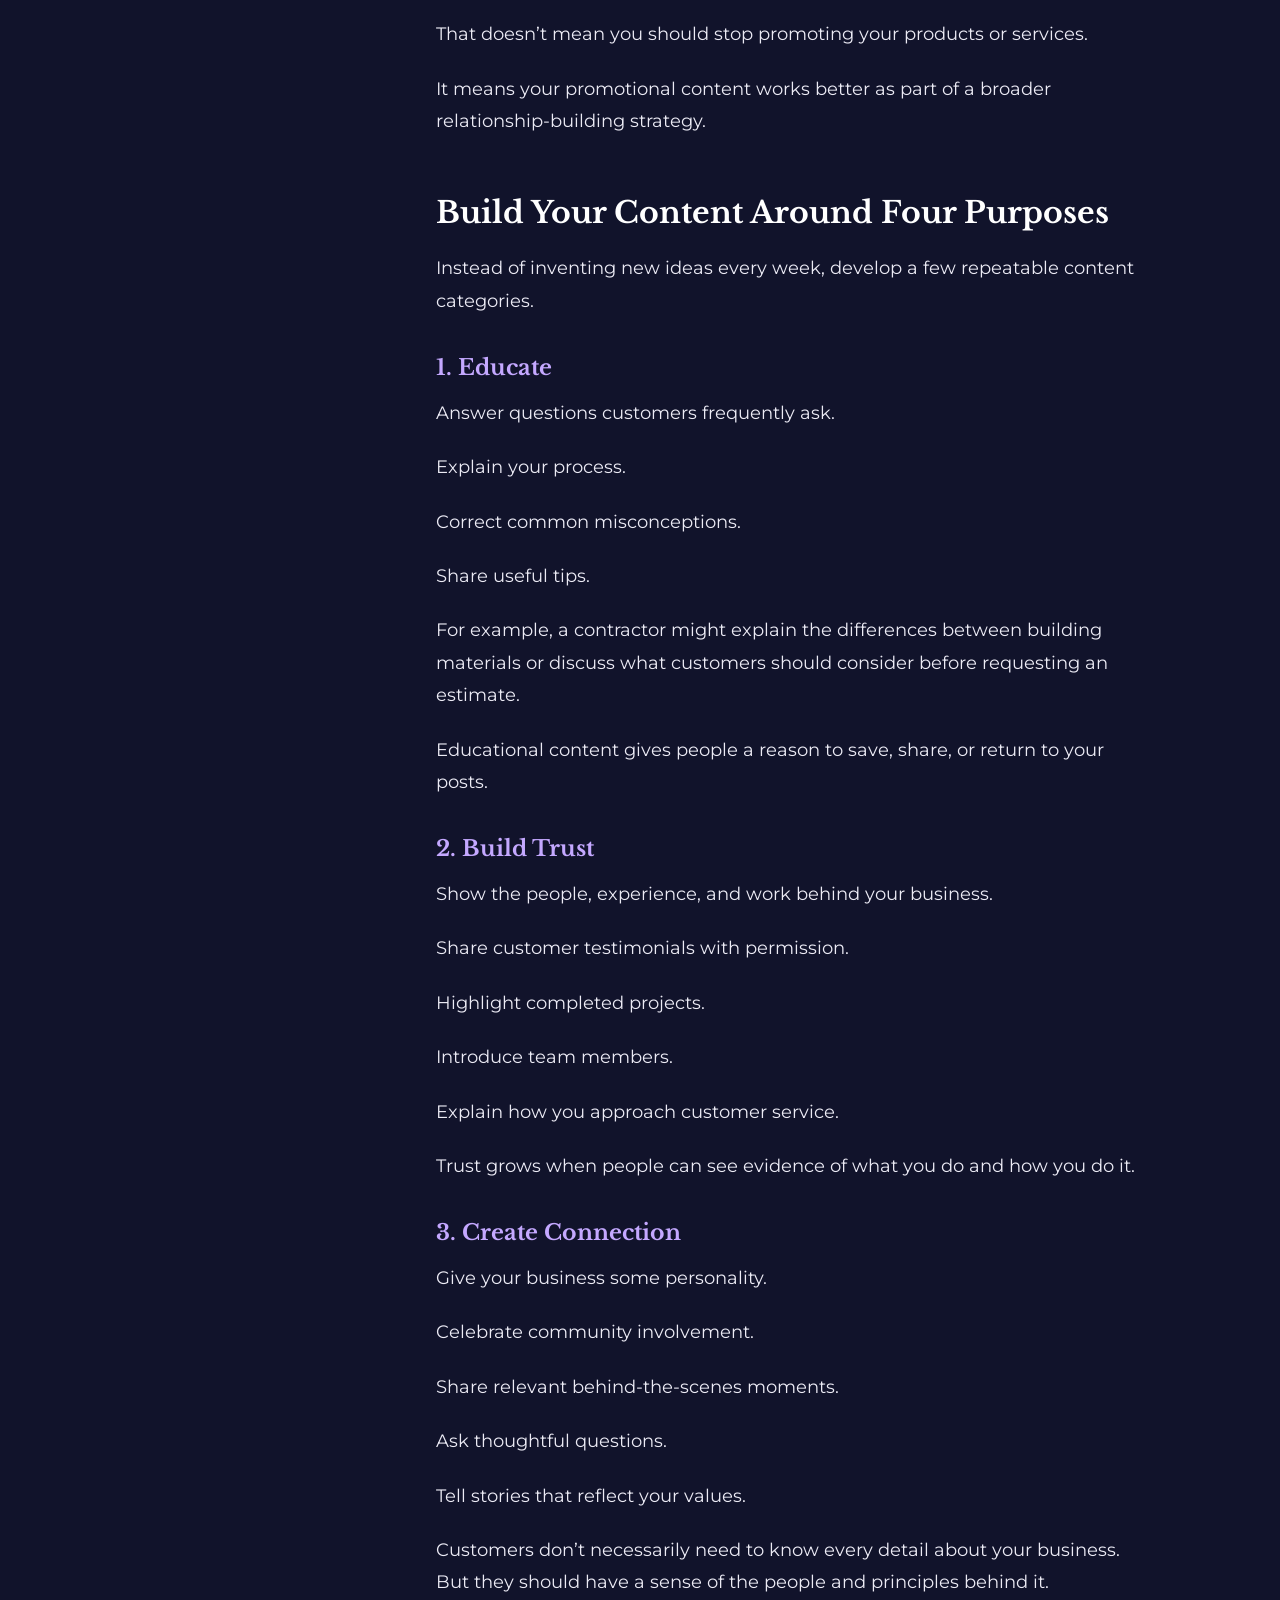
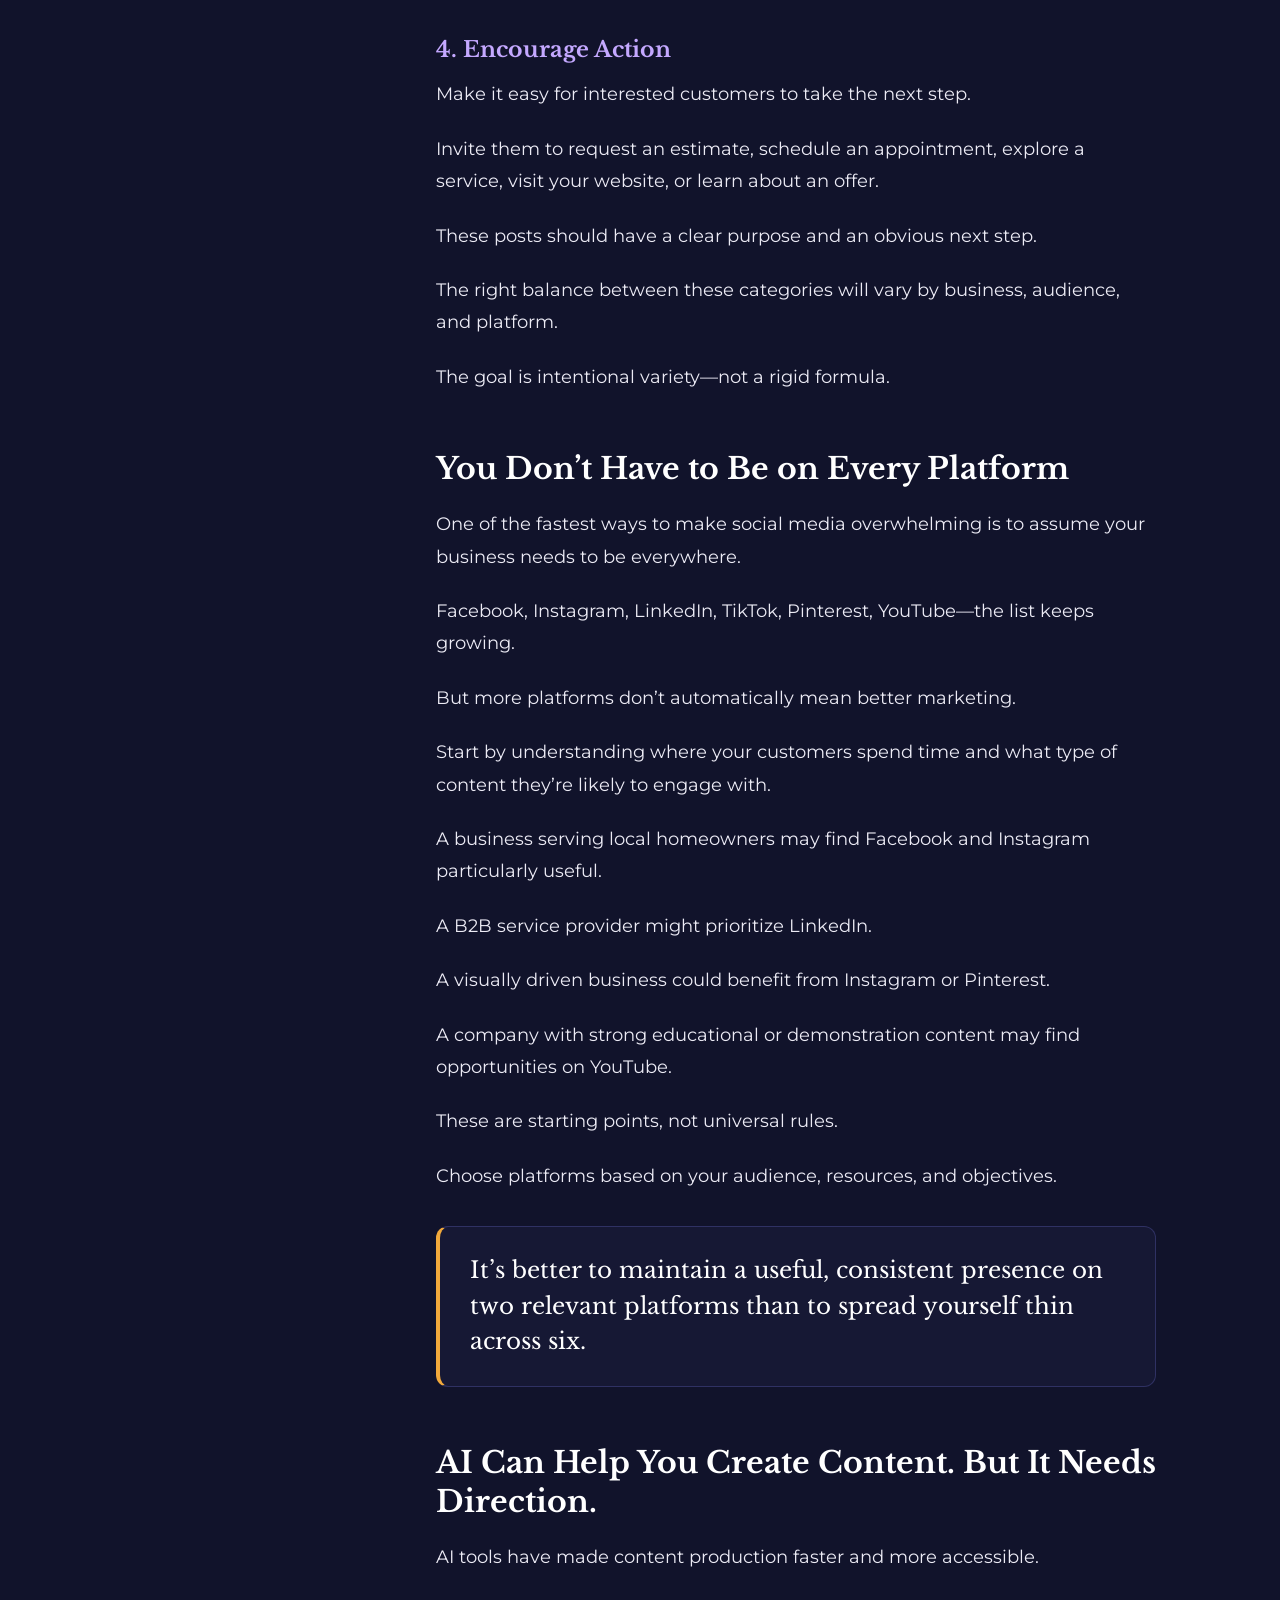
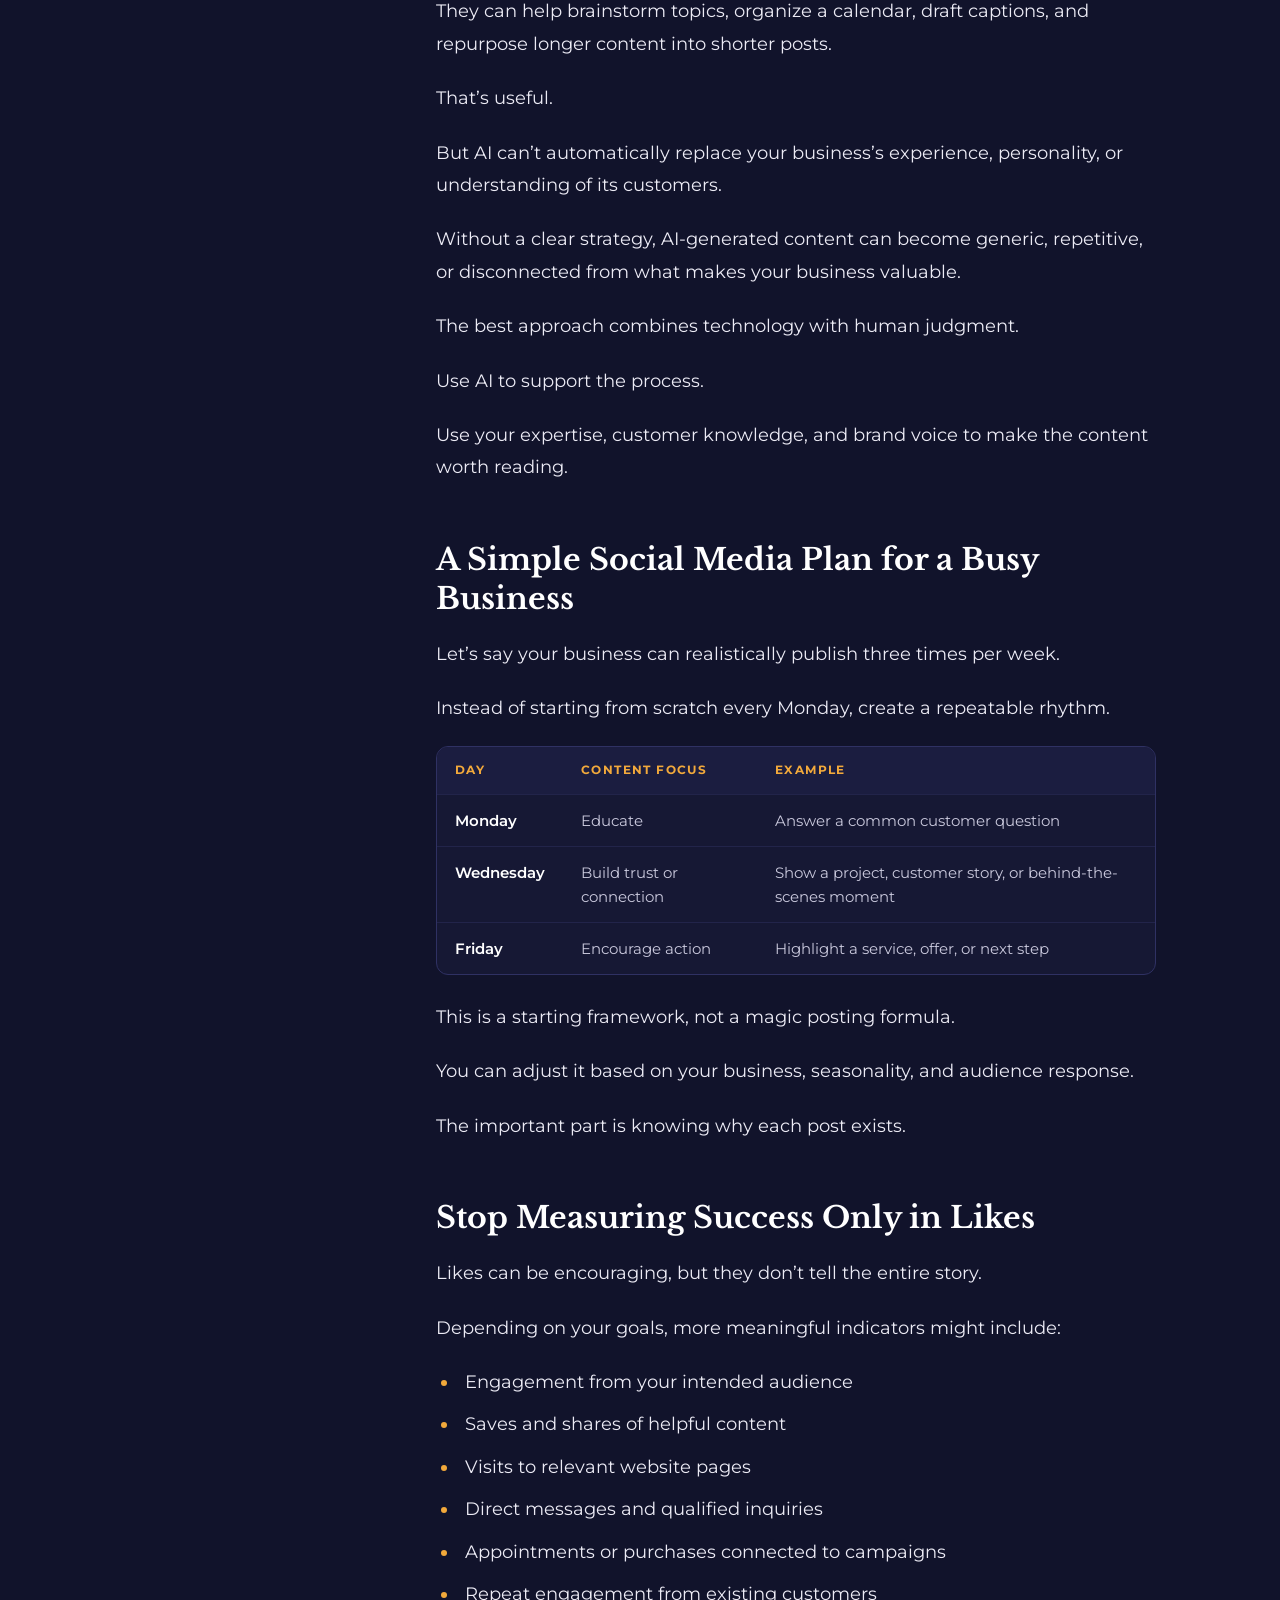
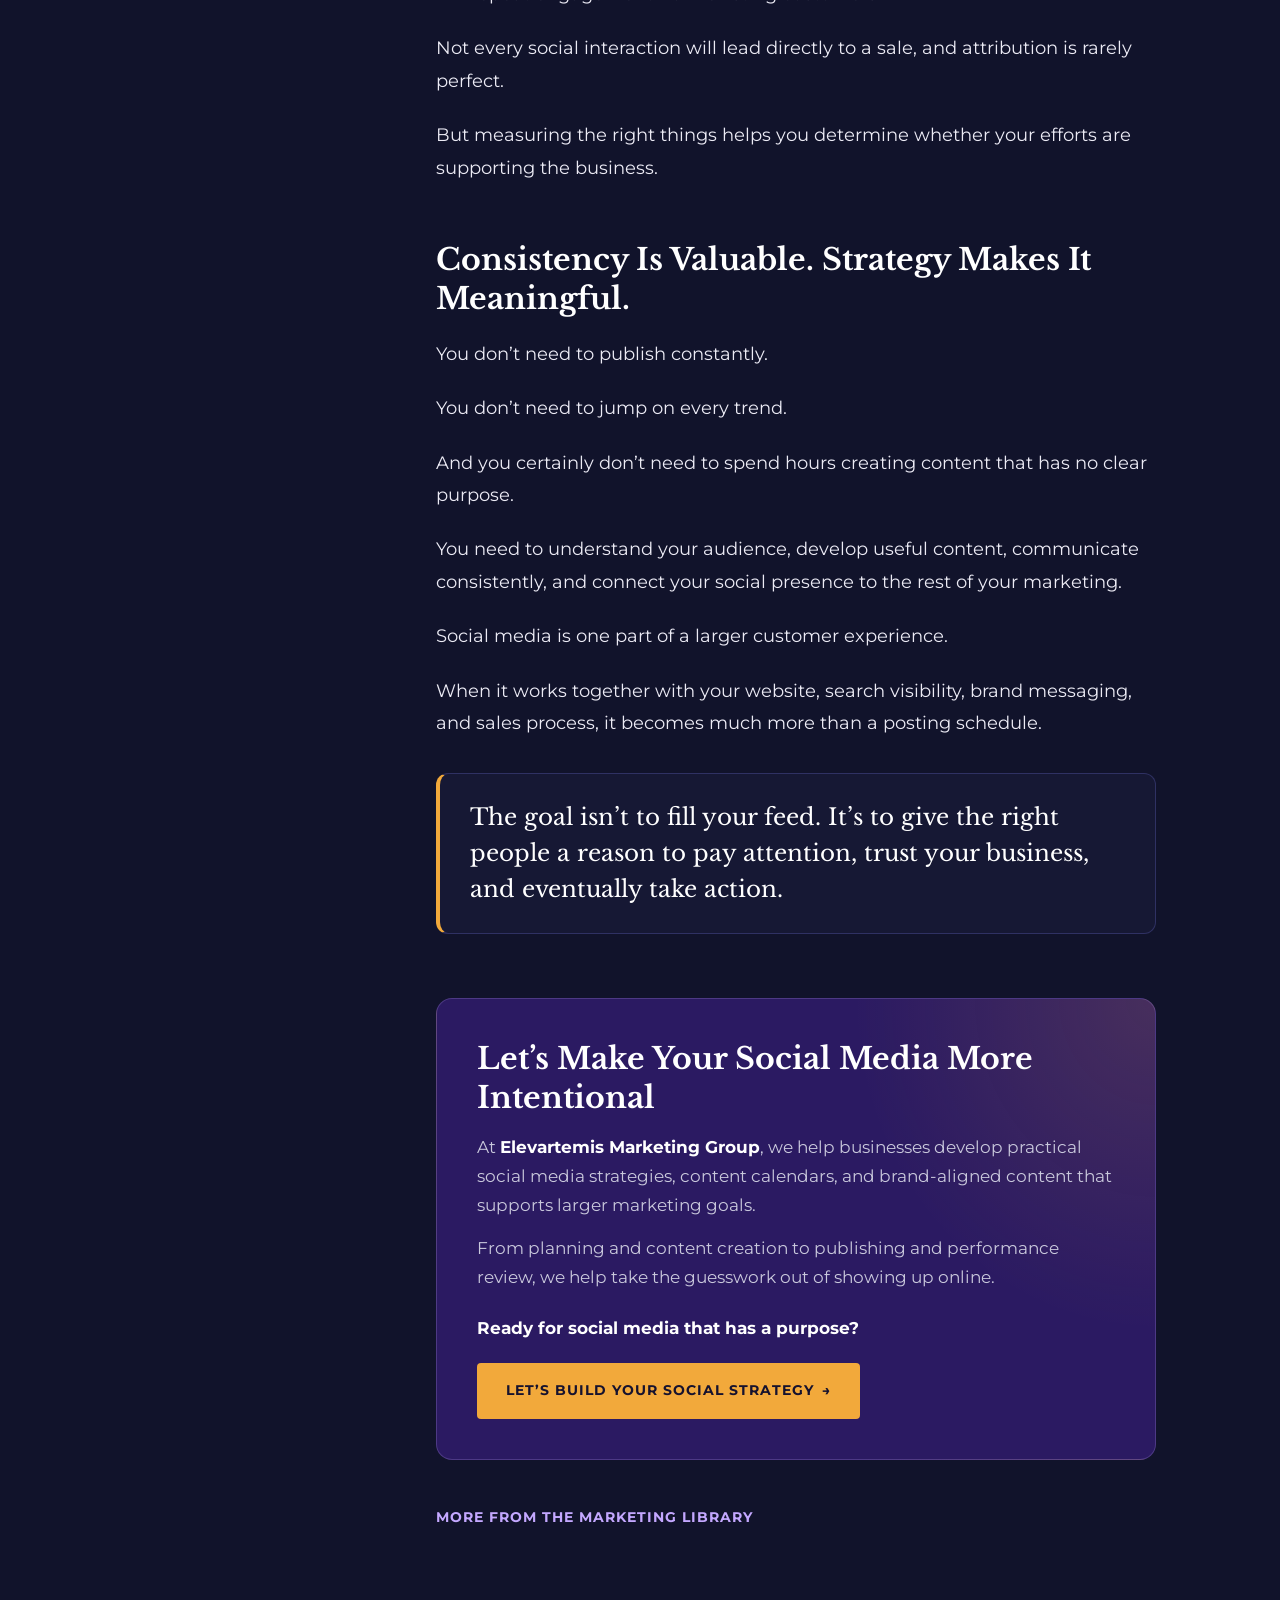
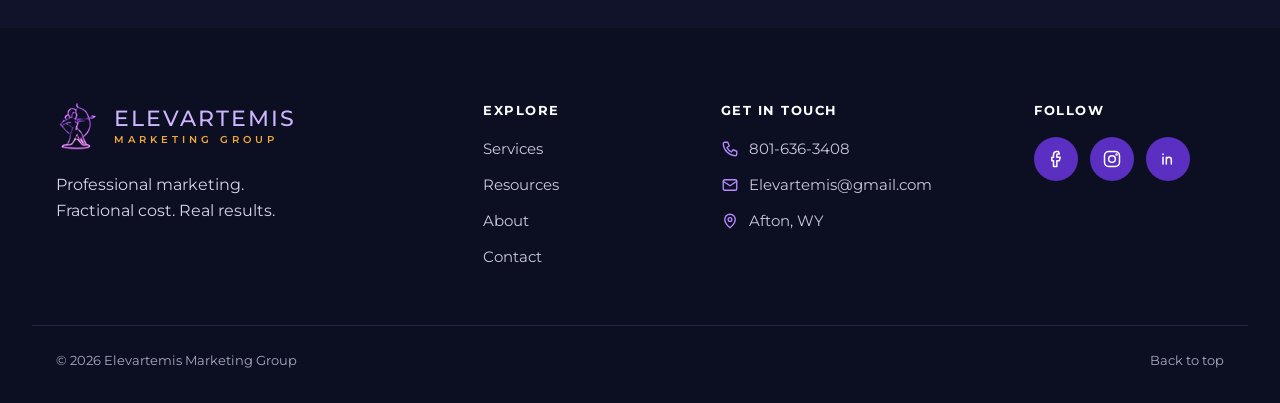
<file: articles/social-media-strategy.html>
<!doctype html>
<html lang="en">
<head>
  <meta charset="utf-8">
  <meta name="viewport" content="width=device-width, initial-scale=1">
  <title>Posting Three Times a Week Isn&#x27;t a Social Media Strategy | Elevartemis</title>
  <meta name="description" content="Consistency matters, but purpose matters more. How to set goals for social media, build content around four purposes, pick the right platforms, and measure what counts.">
  <meta property="og:type" content="article">
  <meta property="og:title" content="Posting Three Times a Week Isn&#x27;t a Social Media Strategy">
  <meta property="og:description" content="Consistency matters, but purpose matters more. How to set goals for social media, build content around four purposes, pick the right platforms, and measure what counts.">
  <link rel="icon" href="../images/logo.png">
  <link rel="preconnect" href="https://fonts.googleapis.com">
  <link rel="preconnect" href="https://fonts.gstatic.com" crossorigin>
  <link href="https://fonts.googleapis.com/css2?family=Libre+Baskerville:ital,wght@0,400;0,700;1,400&family=Montserrat:wght@400;500;600;700&display=swap" rel="stylesheet">
  <link rel="stylesheet" href="../css/styles.css">
  <link rel="stylesheet" href="../css/article.css">
  <script>document.documentElement.classList.add('js');</script>
  <script type="application/ld+json">
{
  "@context": "https://schema.org",
  "@type": "Article",
  "headline": "Posting Three Times a Week Isn't a Social Media Strategy",
  "description": "Consistency matters, but purpose matters more. How to set goals for social media, build content around four purposes, pick the right platforms, and measure what counts.",
  "datePublished": "2026-10-30",
  "author": {
    "@type": "Organization",
    "name": "Elevartemis Marketing Group"
  },
  "publisher": {
    "@type": "Organization",
    "name": "Elevartemis Marketing Group"
  }
}
  </script>
</head>
<body data-page="article">
  <a class="skip-link" href="#main">Skip to content</a>

  <!-- ============ HEADER ============ -->
  <header class="site-header" id="siteHeader">
    <div class="header-inner">
      <a class="brand" href="../index.html" aria-label="Elevartemis Marketing Group home">
        <img src="../images/logo.png" alt="" width="50" height="58">
        <span class="brand-text">
          <span class="brand-name">Elevartemis</span>
          <span class="brand-sub">MARKETING GROUP</span>
        </span>
      </a>
      <button class="menu-toggle" id="menuToggle" aria-expanded="false" aria-controls="mainNav" aria-label="Open menu">
        <span></span><span></span><span></span>
      </button>
      <nav class="main-nav" id="mainNav" aria-label="Main">
        <a href="../index.html" class="nav-link">Home</a>
        <a href="../services.html" class="nav-link">Services</a>
        <a href="../resources.html" class="nav-link is-active">Resources</a>
        <a href="../about.html" class="nav-link">About</a>
        <a href="../contact.html" class="nav-link">Contact</a>
        <a href="../contact.html" class="btn btn-purple nav-cta">Let's talk</a>
      </nav>
    </div>
  </header>

  <main id="main">
    <article class="ar">
      <header class="ar-hero">
        <div class="container ar-hero-inner">
          <nav class="ar-crumbs hero-anim" style="--d:0" aria-label="Breadcrumb">
            <a href="../resources.html#library">Marketing Library</a><span aria-hidden="true">/</span><span>Social &amp; Content</span>
          </nav>
          <h1 class="ar-title hero-anim" style="--d:1">Posting Three Times a Week <span class="accent">Isn&rsquo;t a Social Media Strategy</span></h1>
          <p class="ar-dek hero-anim" style="--d:2">Consistency matters. But if you don&rsquo;t know why you&rsquo;re posting, you&rsquo;re just keeping the algorithm company.</p>
          <p class="ar-meta hero-anim" style="--d:3">
            <span>Elevartemis Marketing Group</span><span aria-hidden="true">&middot;</span>
            <time datetime="2026-10-30">October 30, 2026</time><span aria-hidden="true">&middot;</span>
            <span>5 min read</span>
          </p>
        </div>
      </header>

      <div class="container ar-layout">
        <aside class="ar-toc" aria-labelledby="tocTitle">
          <div class="ar-toc-inner">
            <p class="ar-toc-title" id="tocTitle">In this article</p>
            <ol>
              <li><a href="#first-stop-asking-what-you-should-post">First, Stop Asking What You Should Post</a></li>
              <li><a href="#your-audience-doesn-t-need-another-advertisement">Your Audience Doesn&rsquo;t Need Another Advertisement</a></li>
              <li><a href="#build-your-content-around-four-purposes">Build Your Content Around Four Purposes</a></li>
              <li><a href="#you-don-t-have-to-be-on-every-platform">You Don&rsquo;t Have to Be on Every Platform</a></li>
              <li><a href="#ai-can-help-you-create-content-but-it-needs-direction">AI Can Help You Create Content. But It Needs Direction.</a></li>
              <li><a href="#a-simple-social-media-plan-for-a-busy-business">A Simple Social Media Plan for a Busy Business</a></li>
              <li><a href="#stop-measuring-success-only-in-likes">Stop Measuring Success Only in Likes</a></li>
              <li><a href="#consistency-is-valuable-strategy-makes-it-meaningful">Consistency Is Valuable. Strategy Makes It Meaningful.</a></li>
            </ol>
          </div>
        </aside>

        <div class="ar-body">
          <p>It&rsquo;s Monday morning.</p>
          <p>You open your business&rsquo;s Facebook page and realize you haven&rsquo;t posted anything in a week.</p>
          <p>So you scramble to find a photo, write a quick caption, add a few hashtags, and hit publish.</p>
          <p>There. Marketing accomplished.</p>
          <p>Until Wednesday, when you realize you need to do it again.</p>
          <p>Sound familiar?</p>
          <p>For many small businesses, social media has become another task on an already overwhelming to-do list.</p>
          <p>And somewhere along the way, posting consistently became the goal.</p>
          <p>But here&rsquo;s the problem.</p>
          <p class="ar-pull">Publishing content is an activity. Building a social media strategy means knowing what that activity is supposed to accomplish.</p>
          <p>The two aren&rsquo;t the same thing.</p>
          <h2 id="first-stop-asking-what-you-should-post">First, Stop Asking What You Should Post</h2>
          <p>Instead, ask what you want social media to do for your business.</p>
          <ul><li>Are you trying to introduce your business to new customers?</li><li>Build trust with people who are considering your services?</li><li>Educate customers about a complicated product?</li><li>Stay connected with existing customers?</li><li>Generate inquiries or drive traffic to your website?</li></ul>
          <p>Those are different objectives, and they require different approaches.</p>
          <p>A local restaurant might use social media to showcase daily specials and encourage visits.</p>
          <p>A financial consultant might focus on educational content that builds credibility.</p>
          <p>A custom homebuilder might share project progress, craftsmanship, and customer stories.</p>
          <p>The right content depends on the business goal.</p>
          <p>Not on what happens to be trending this week.</p>
          <h2 id="your-audience-doesn-t-need-another-advertisement">Your Audience Doesn&rsquo;t Need Another Advertisement</h2>
          <p>Imagine following a business that posts nothing but promotions.</p>
          <p class="ar-example">&ldquo;Book now!&rdquo;</p>
          <p class="ar-example">&ldquo;Call today!&rdquo;</p>
          <p class="ar-example">&ldquo;Check out our services!&rdquo;</p>
          <p class="ar-example">&ldquo;Don&rsquo;t miss this offer!&rdquo;</p>
          <p>Eventually, those messages become easy to ignore.</p>
          <p>Now imagine following a business that regularly shares helpful advice, interesting stories, behind-the-scenes experiences, and occasional offers.</p>
          <p>That business gives you reasons to pay attention even when you&rsquo;re not ready to buy.</p>
          <p>This is an important distinction.</p>
          <p class="ar-pull">Social media should create value before it asks for value in return.</p>
          <p>That doesn&rsquo;t mean you should stop promoting your products or services.</p>
          <p>It means your promotional content works better as part of a broader relationship-building strategy.</p>
          <h2 id="build-your-content-around-four-purposes">Build Your Content Around Four Purposes</h2>
          <p>Instead of inventing new ideas every week, develop a few repeatable content categories.</p>
          <h3>1. Educate</h3>
          <p>Answer questions customers frequently ask.</p>
          <p>Explain your process.</p>
          <p>Correct common misconceptions.</p>
          <p>Share useful tips.</p>
          <p>For example, a contractor might explain the differences between building materials or discuss what customers should consider before requesting an estimate.</p>
          <p>Educational content gives people a reason to save, share, or return to your posts.</p>
          <h3>2. Build Trust</h3>
          <p>Show the people, experience, and work behind your business.</p>
          <p>Share customer testimonials with permission.</p>
          <p>Highlight completed projects.</p>
          <p>Introduce team members.</p>
          <p>Explain how you approach customer service.</p>
          <p>Trust grows when people can see evidence of what you do and how you do it.</p>
          <h3>3. Create Connection</h3>
          <p>Give your business some personality.</p>
          <p>Celebrate community involvement.</p>
          <p>Share relevant behind-the-scenes moments.</p>
          <p>Ask thoughtful questions.</p>
          <p>Tell stories that reflect your values.</p>
          <p>Customers don&rsquo;t necessarily need to know every detail about your business. But they should have a sense of the people and principles behind it.</p>
          <h3>4. Encourage Action</h3>
          <p>Make it easy for interested customers to take the next step.</p>
          <p>Invite them to request an estimate, schedule an appointment, explore a service, visit your website, or learn about an offer.</p>
          <p>These posts should have a clear purpose and an obvious next step.</p>
          <p>The right balance between these categories will vary by business, audience, and platform.</p>
          <p>The goal is intentional variety—not a rigid formula.</p>
          <h2 id="you-don-t-have-to-be-on-every-platform">You Don&rsquo;t Have to Be on Every Platform</h2>
          <p>One of the fastest ways to make social media overwhelming is to assume your business needs to be everywhere.</p>
          <p>Facebook, Instagram, LinkedIn, TikTok, Pinterest, YouTube—the list keeps growing.</p>
          <p>But more platforms don&rsquo;t automatically mean better marketing.</p>
          <p>Start by understanding where your customers spend time and what type of content they&rsquo;re likely to engage with.</p>
          <p>A business serving local homeowners may find Facebook and Instagram particularly useful.</p>
          <p>A B2B service provider might prioritize LinkedIn.</p>
          <p>A visually driven business could benefit from Instagram or Pinterest.</p>
          <p>A company with strong educational or demonstration content may find opportunities on YouTube.</p>
          <p>These are starting points, not universal rules.</p>
          <p>Choose platforms based on your audience, resources, and objectives.</p>
          <p class="ar-pull">It&rsquo;s better to maintain a useful, consistent presence on two relevant platforms than to spread yourself thin across six.</p>
          <h2 id="ai-can-help-you-create-content-but-it-needs-direction">AI Can Help You Create Content. But It Needs Direction.</h2>
          <p>AI tools have made content production faster and more accessible.</p>
          <p>They can help brainstorm topics, organize a calendar, draft captions, and repurpose longer content into shorter posts.</p>
          <p>That&rsquo;s useful.</p>
          <p>But AI can&rsquo;t automatically replace your business&rsquo;s experience, personality, or understanding of its customers.</p>
          <p>Without a clear strategy, AI-generated content can become generic, repetitive, or disconnected from what makes your business valuable.</p>
          <p>The best approach combines technology with human judgment.</p>
          <p>Use AI to support the process.</p>
          <p>Use your expertise, customer knowledge, and brand voice to make the content worth reading.</p>
          <h2 id="a-simple-social-media-plan-for-a-busy-business">A Simple Social Media Plan for a Busy Business</h2>
          <p>Let&rsquo;s say your business can realistically publish three times per week.</p>
          <p>Instead of starting from scratch every Monday, create a repeatable rhythm.</p>
          <div class="ar-table-wrap" role="region" tabindex="0" aria-label="Table: Day and Content Focus and Example"><table class="ar-table"><thead><tr><th scope="col">Day</th><th scope="col">Content Focus</th><th scope="col">Example</th></tr></thead><tbody><tr><th scope="row">Monday</th><td>Educate</td><td>Answer a common customer question</td></tr><tr><th scope="row">Wednesday</th><td>Build trust or connection</td><td>Show a project, customer story, or behind-the-scenes moment</td></tr><tr><th scope="row">Friday</th><td>Encourage action</td><td>Highlight a service, offer, or next step</td></tr></tbody></table></div>
          <p>This is a starting framework, not a magic posting formula.</p>
          <p>You can adjust it based on your business, seasonality, and audience response.</p>
          <p>The important part is knowing why each post exists.</p>
          <h2 id="stop-measuring-success-only-in-likes">Stop Measuring Success Only in Likes</h2>
          <p>Likes can be encouraging, but they don&rsquo;t tell the entire story.</p>
          <p>Depending on your goals, more meaningful indicators might include:</p>
          <ul><li>Engagement from your intended audience</li><li>Saves and shares of helpful content</li><li>Visits to relevant website pages</li><li>Direct messages and qualified inquiries</li><li>Appointments or purchases connected to campaigns</li><li>Repeat engagement from existing customers</li></ul>
          <p>Not every social interaction will lead directly to a sale, and attribution is rarely perfect.</p>
          <p>But measuring the right things helps you determine whether your efforts are supporting the business.</p>
          <h2 id="consistency-is-valuable-strategy-makes-it-meaningful">Consistency Is Valuable. Strategy Makes It Meaningful.</h2>
          <p>You don&rsquo;t need to publish constantly.</p>
          <p>You don&rsquo;t need to jump on every trend.</p>
          <p>And you certainly don&rsquo;t need to spend hours creating content that has no clear purpose.</p>
          <p>You need to understand your audience, develop useful content, communicate consistently, and connect your social presence to the rest of your marketing.</p>
          <p>Social media is one part of a larger customer experience.</p>
          <p>When it works together with your website, search visibility, brand messaging, and sales process, it becomes much more than a posting schedule.</p>
          <p class="ar-pull">The goal isn&rsquo;t to fill your feed. It&rsquo;s to give the right people a reason to pay attention, trust your business, and eventually take action.</p>

          <aside class="ar-cta" aria-labelledby="arCtaTitle">
            <h2 class="ar-cta-title" id="arCtaTitle">Let&rsquo;s Make Your Social Media More Intentional</h2>
            <p>At <strong>Elevartemis Marketing Group</strong>, we help businesses develop practical social media strategies, content calendars, and brand-aligned content that supports larger marketing goals.</p>
            <p>From planning and content creation to publishing and performance review, we help take the guesswork out of showing up online.</p>
            <p class="ar-cta-q">Ready for social media that has a purpose?</p>
            <a href="../contact.html" class="btn btn-orange btn-lg">Let&rsquo;s Build Your Social Strategy <span aria-hidden="true">&rarr;</span></a>
          </aside>

          <p class="ar-back"><a href="../resources.html#library" class="text-link">More from the Marketing Library</a></p>
        </div>
      </div>
    </article>
  </main>

  <!-- ============ FOOTER ============ -->
  <footer class="site-footer">
    <div class="container footer-grid">
      <div class="footer-brand">
        <a class="brand" href="../index.html" aria-label="Elevartemis Marketing Group home">
          <img src="../images/logo.png" alt="" width="44" height="52">
          <span class="brand-text">
            <span class="brand-name">Elevartemis</span>
            <span class="brand-sub">MARKETING GROUP</span>
          </span>
        </a>
        <p>Professional marketing.<br>Fractional cost. Real results.</p>
      </div>
      <nav class="footer-col" aria-label="Footer">
        <h2 class="footer-heading">Explore</h2>
        <a href="../services.html">Services</a>
        <a href="../resources.html">Resources</a>
        <a href="../about.html">About</a>
        <a href="../contact.html">Contact</a>
      </nav>
      <div class="footer-col">
        <h2 class="footer-heading">Get in touch</h2>
        <a href="tel:8016363408" class="contact-line"><svg viewBox="0 0 24 24" aria-hidden="true"><path d="M5 3h4l2 5-3 2a12 12 0 0 0 6 6l2-3 5 2v4a2 2 0 0 1-2 2A17 17 0 0 1 3 5a2 2 0 0 1 2-2z"/></svg>801-636-3408</a>
        <a href="mailto:Elevartemis@gmail.com" class="contact-line"><svg viewBox="0 0 24 24" aria-hidden="true"><rect x="3" y="5" width="18" height="14" rx="2"/><path d="M3 7l9 6 9-6"/></svg>Elevartemis@gmail.com</a>
        <span class="contact-line"><svg viewBox="0 0 24 24" aria-hidden="true"><path d="M12 21s-7-6-7-11a7 7 0 0 1 14 0c0 5-7 11-7 11z"/><circle cx="12" cy="10" r="2.5"/></svg>Afton, WY</span>
      </div>
      <div class="footer-col">
        <h2 class="footer-heading">Follow</h2>
        <div class="socials">
          <a href="#" aria-label="Elevartemis on Facebook"><svg viewBox="0 0 24 24" aria-hidden="true"><path d="M15 3h-2a4 4 0 0 0-4 4v3H7v4h2v7h4v-7h3l1-4h-4V7a1 1 0 0 1 1-1h2z"/></svg></a>
          <a href="#" aria-label="Elevartemis on Instagram"><svg viewBox="0 0 24 24" aria-hidden="true"><rect x="3" y="3" width="18" height="18" rx="5"/><circle cx="12" cy="12" r="4"/><circle cx="17.5" cy="6.5" r="0.6"/></svg></a>
          <a href="#" aria-label="Elevartemis on LinkedIn"><svg viewBox="0 0 24 24" aria-hidden="true"><path d="M6 10v8M6 6v.5M10 18v-8M10 13a3 3 0 0 1 6 0v5"/></svg></a>
        </div>
      </div>
    </div>
    <div class="container footer-bottom">
      <span>© <span id="year">2026</span> Elevartemis Marketing Group</span>
      <a href="#main" class="back-to-top">Back to top</a>
    </div>
  </footer>

  <script src="../js/main.js"></script>
</body>
</html>
</file>
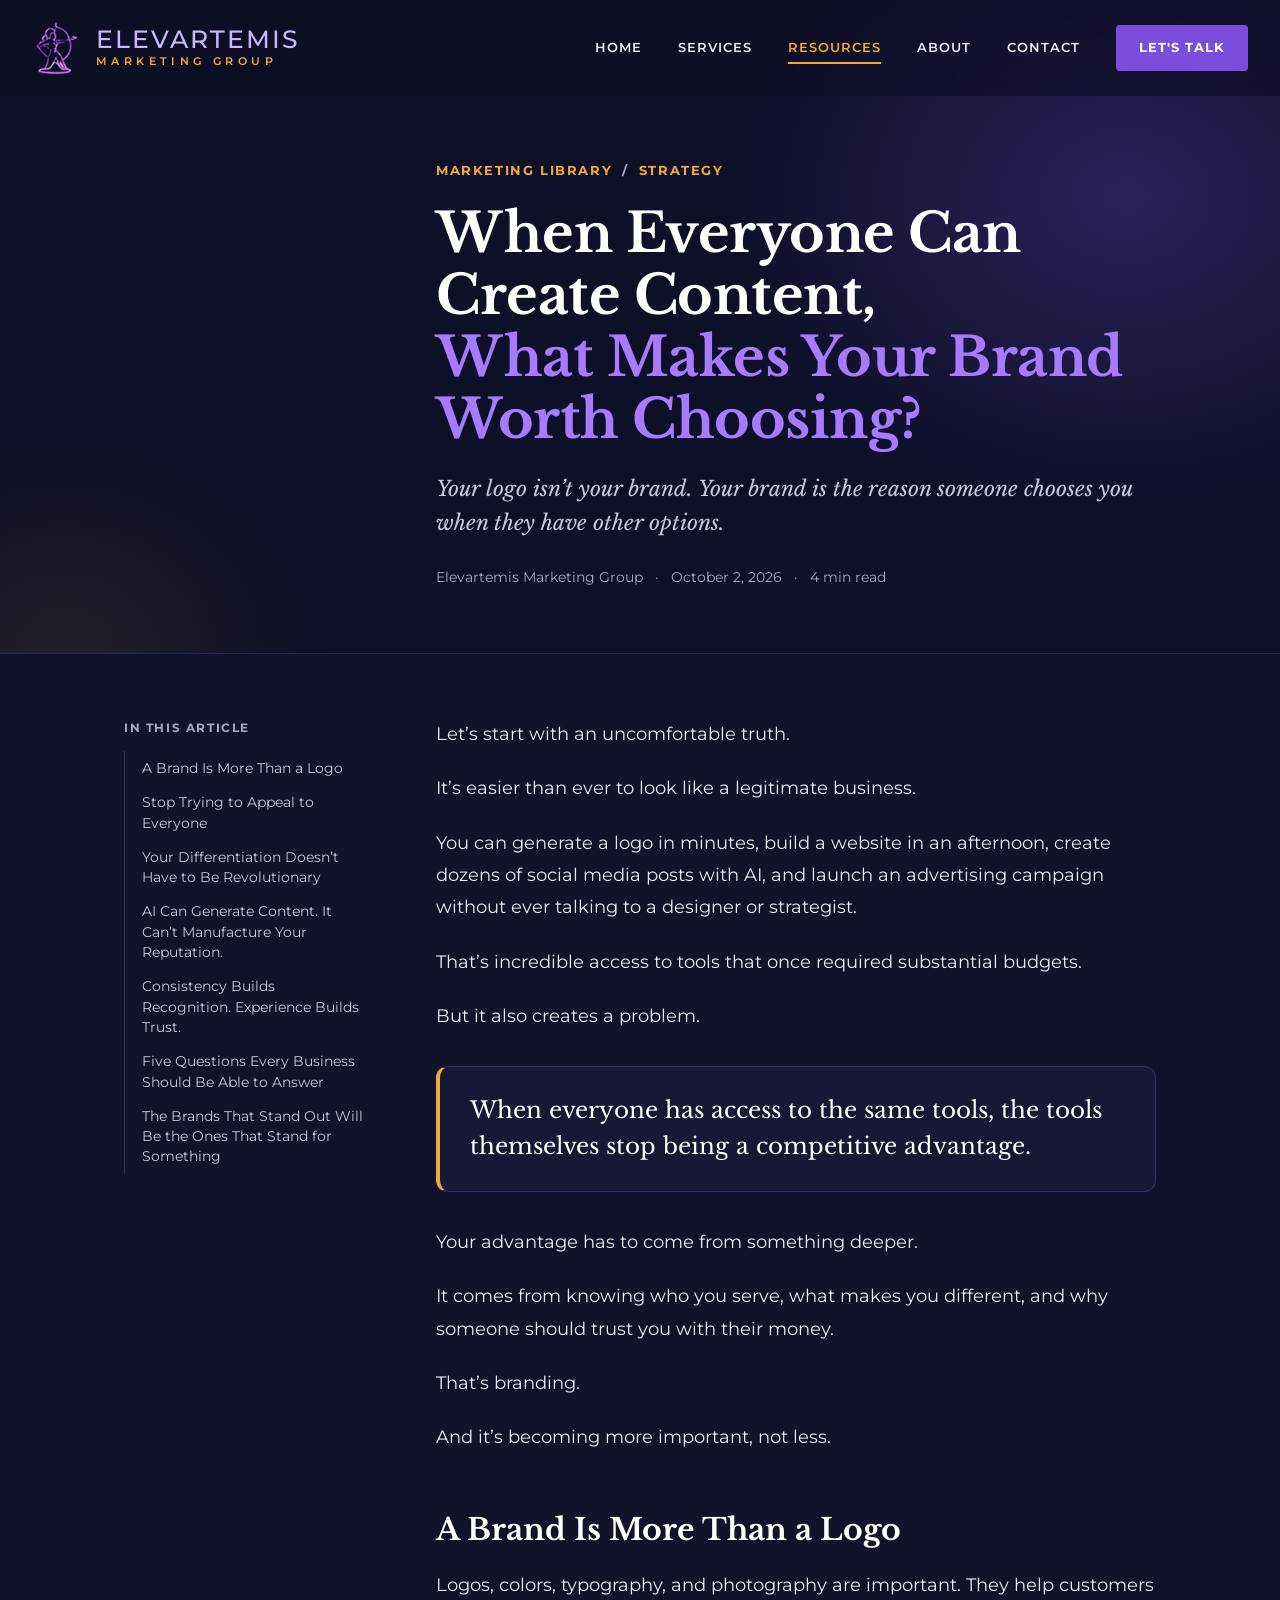
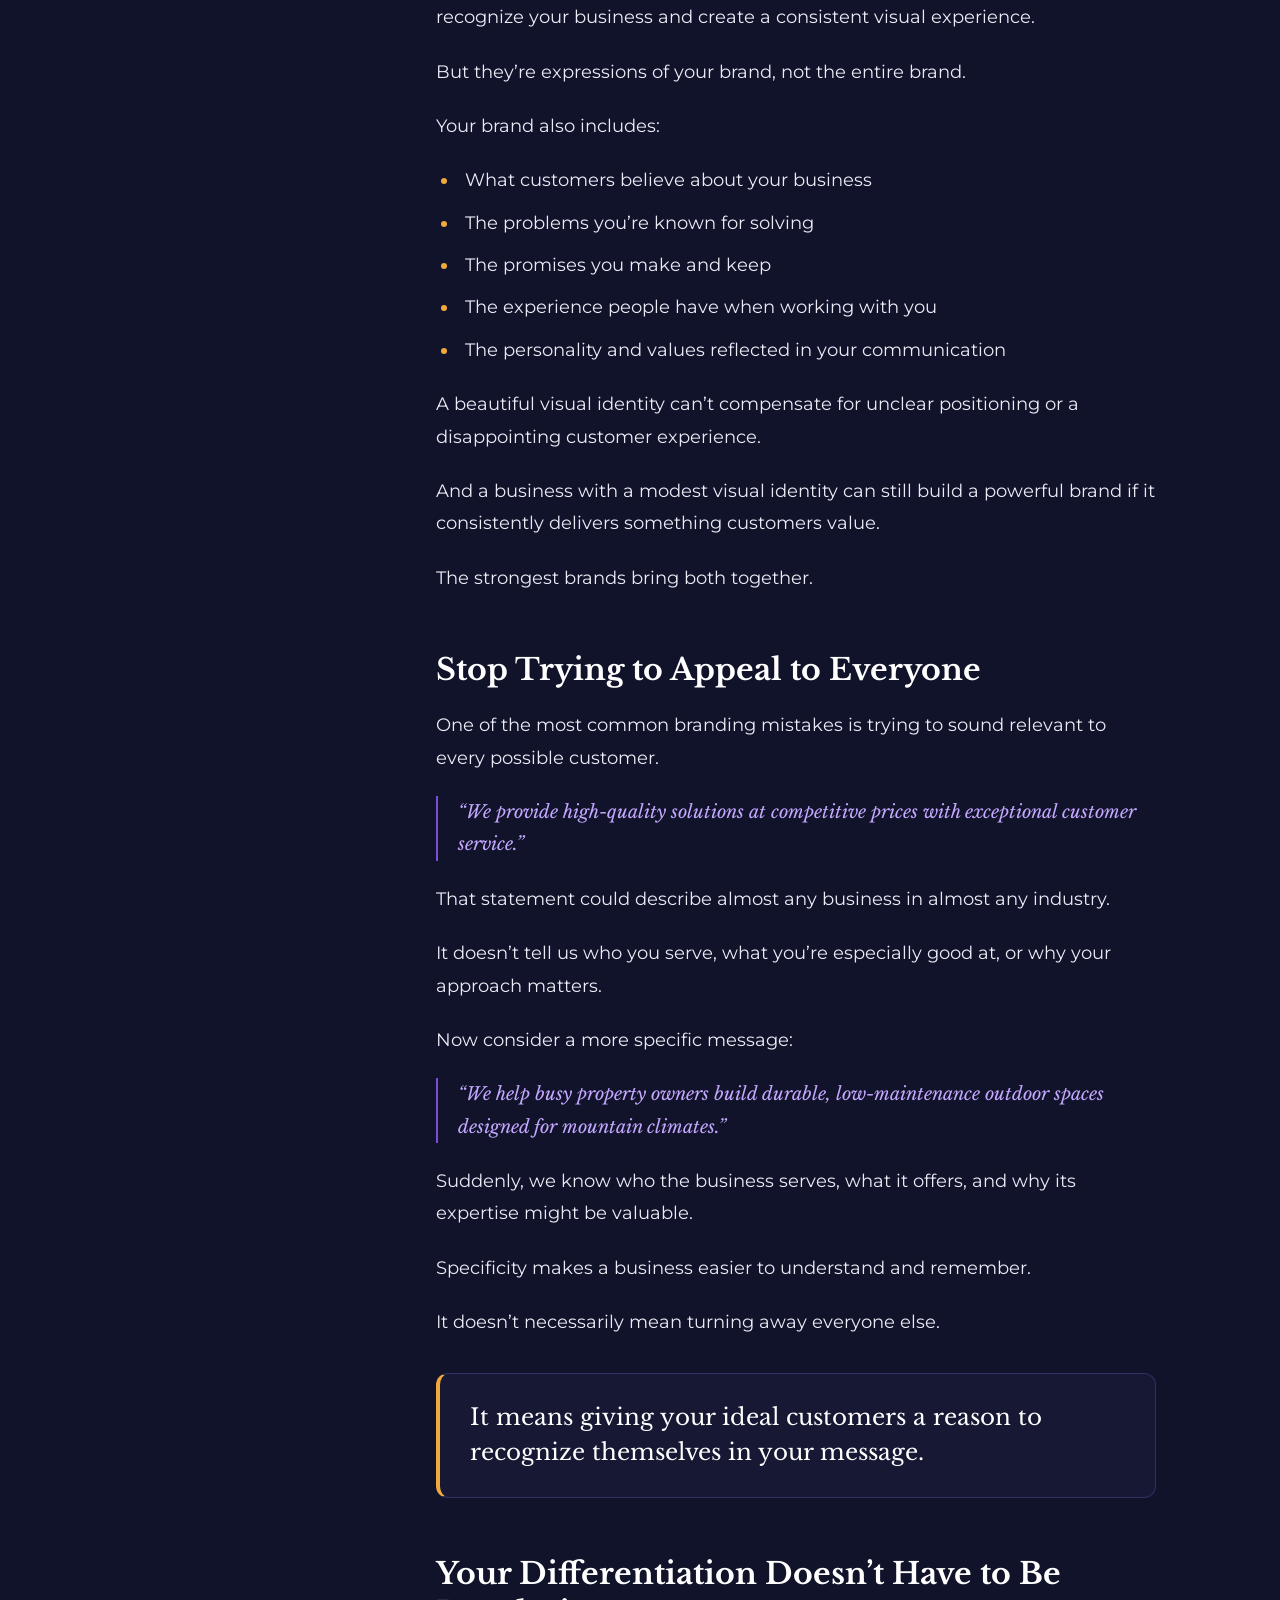
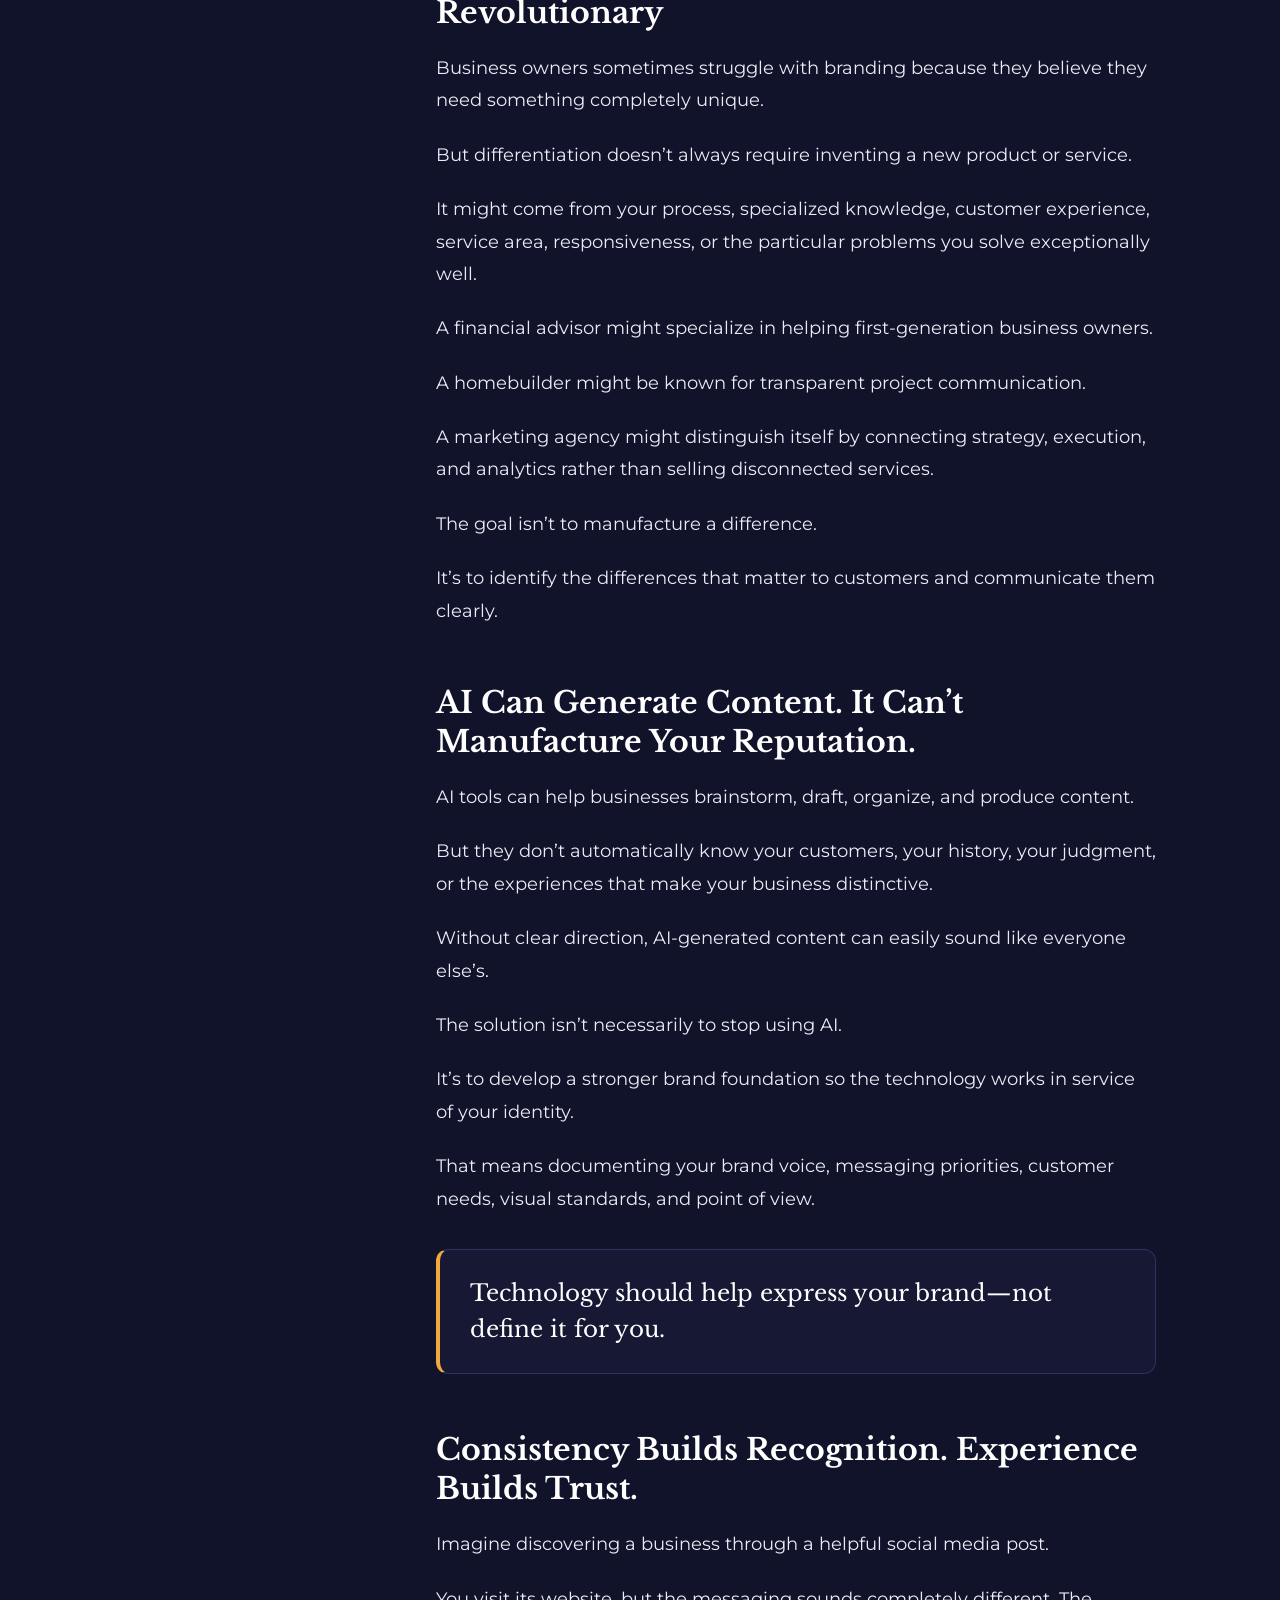
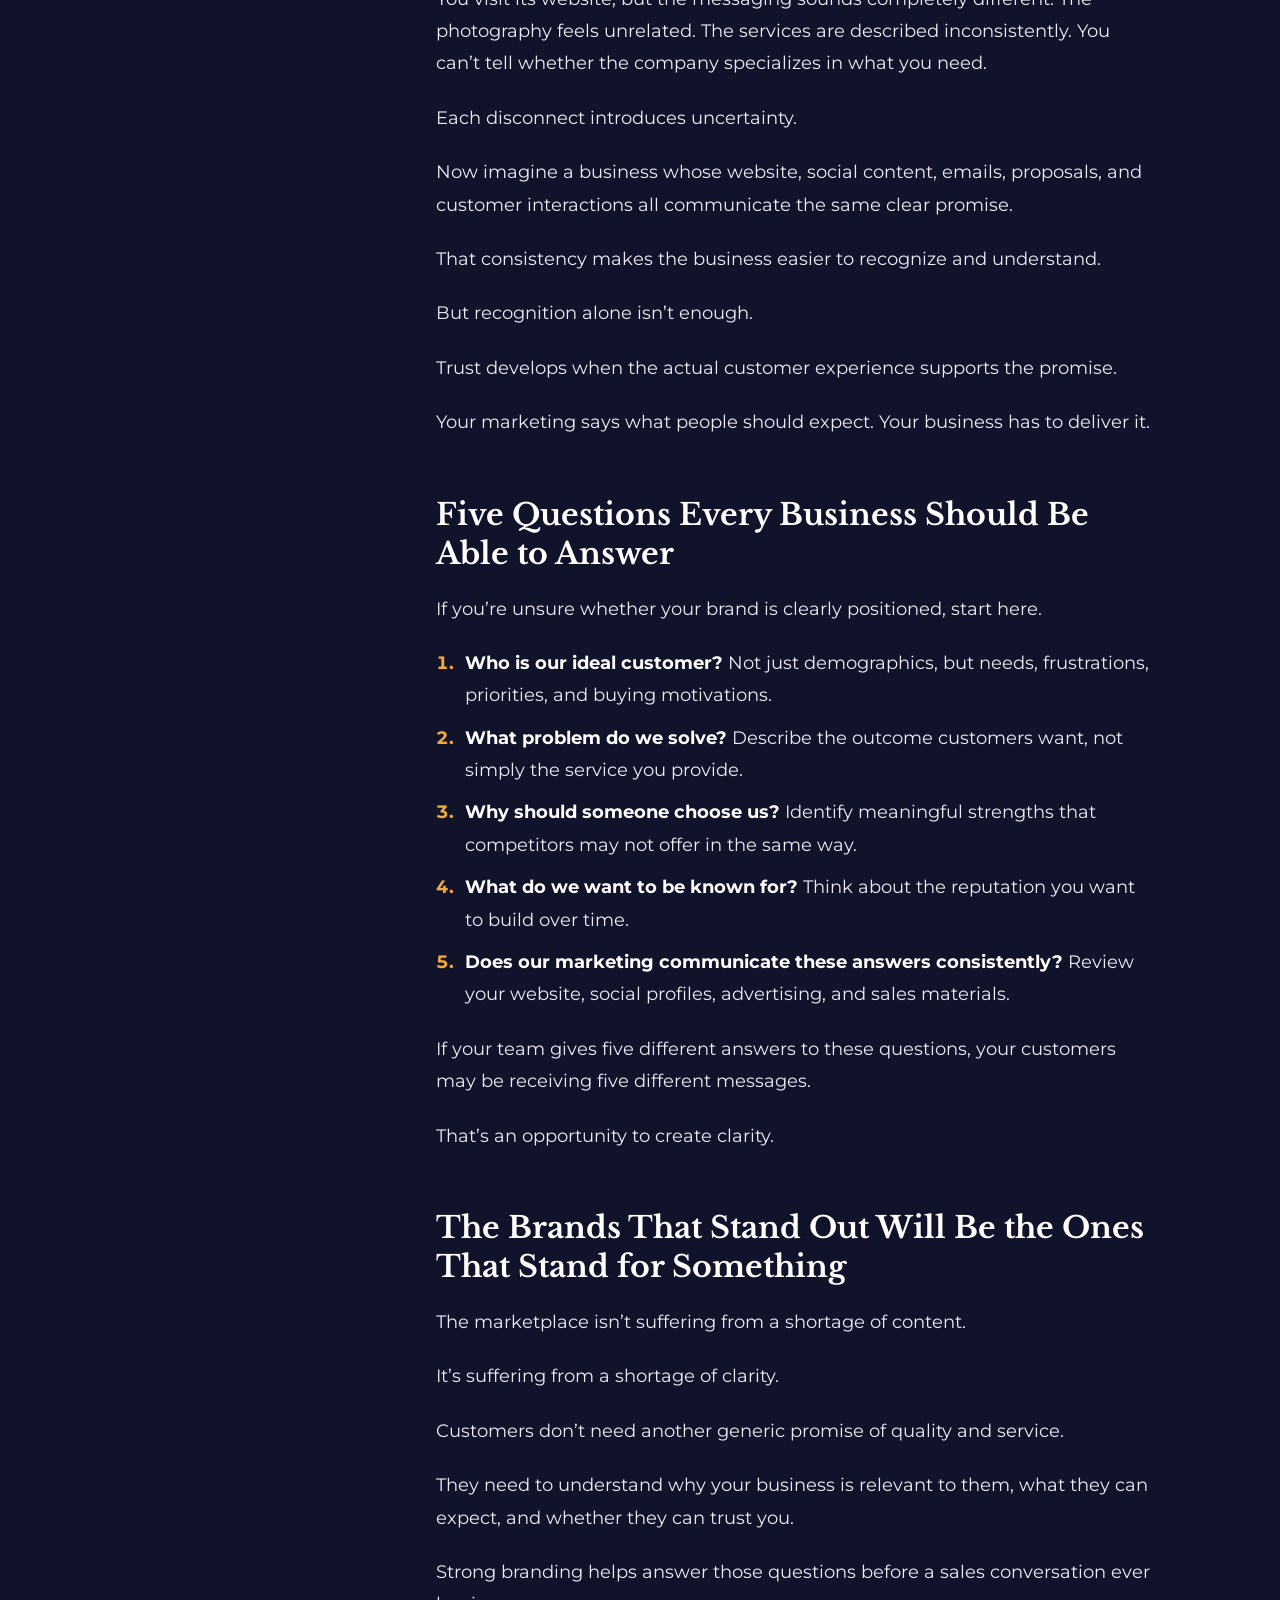
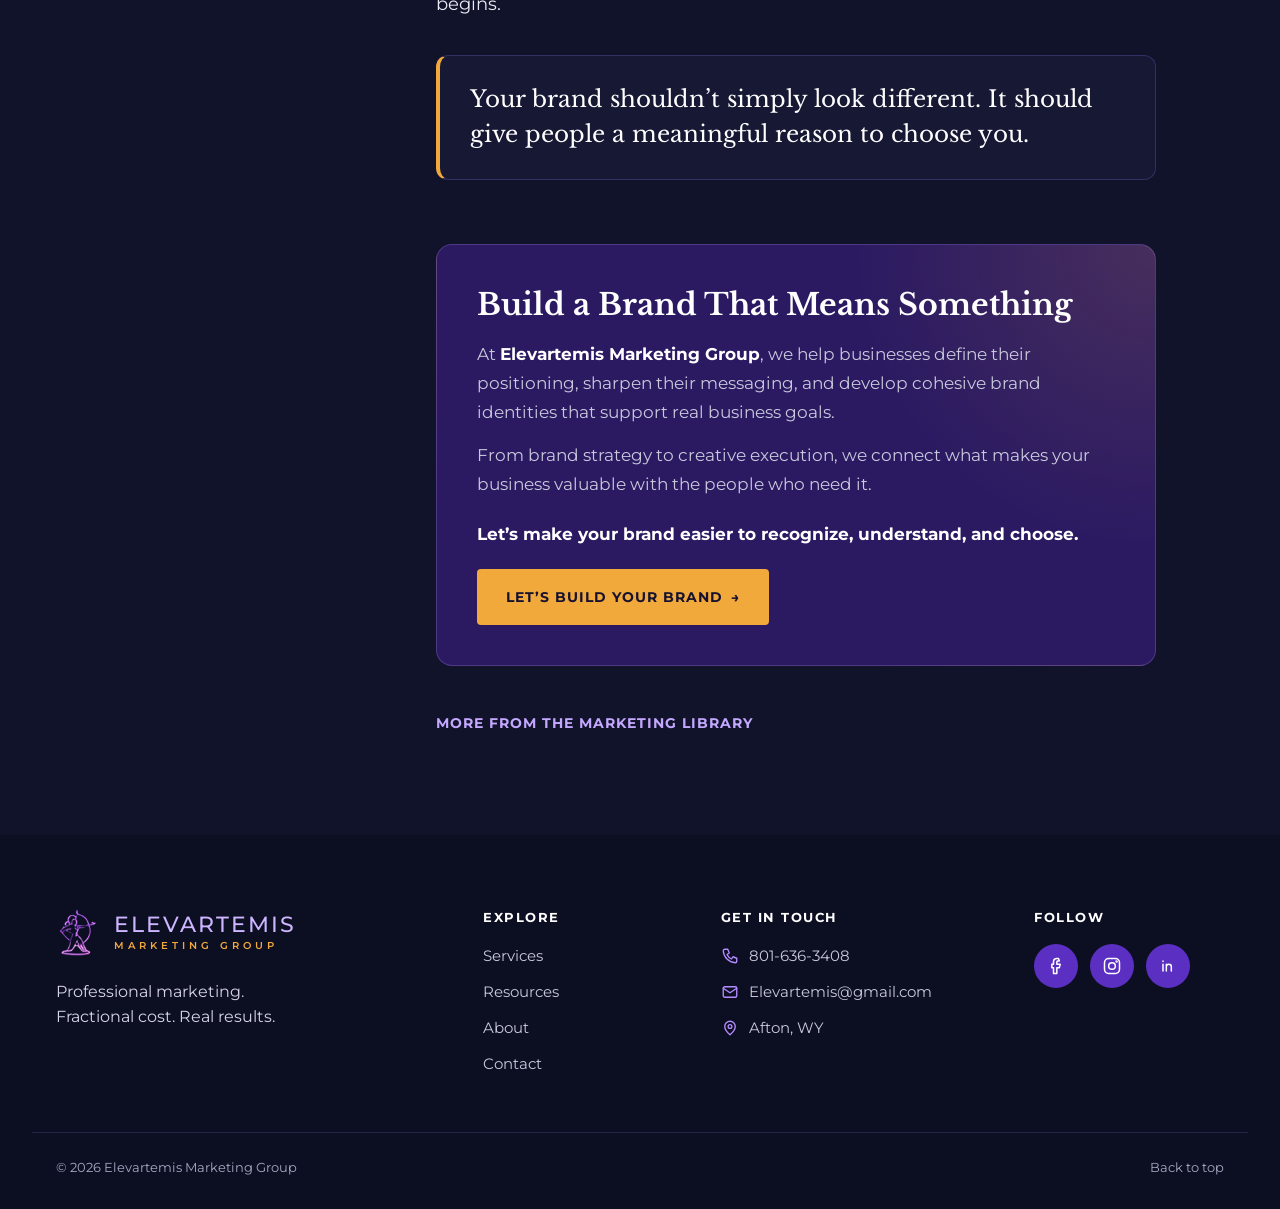
<file: articles/what-makes-your-brand-worth-choosing.html>
<!doctype html>
<html lang="en">
<head>
  <meta charset="utf-8">
  <meta name="viewport" content="width=device-width, initial-scale=1">
  <title>When Everyone Can Create Content, What Makes Your Brand Worth Choosing? | Elevartemis</title>
  <meta name="description" content="Anyone can make a logo, a website, and AI content. What sets your business apart is clear positioning, a real point of view, and an experience that keeps its promise.">
  <meta property="og:type" content="article">
  <meta property="og:title" content="When Everyone Can Create Content, What Makes Your Brand Worth Choosing?">
  <meta property="og:description" content="Anyone can make a logo, a website, and AI content. What sets your business apart is clear positioning, a real point of view, and an experience that keeps its promise.">
  <link rel="icon" href="../images/logo.png">
  <link rel="preconnect" href="https://fonts.googleapis.com">
  <link rel="preconnect" href="https://fonts.gstatic.com" crossorigin>
  <link href="https://fonts.googleapis.com/css2?family=Libre+Baskerville:ital,wght@0,400;0,700;1,400&family=Montserrat:wght@400;500;600;700&display=swap" rel="stylesheet">
  <link rel="stylesheet" href="../css/styles.css">
  <link rel="stylesheet" href="../css/article.css">
  <script>document.documentElement.classList.add('js');</script>
  <script type="application/ld+json">
{
  "@context": "https://schema.org",
  "@type": "Article",
  "headline": "When Everyone Can Create Content, What Makes Your Brand Worth Choosing?",
  "description": "Anyone can make a logo, a website, and AI content. What sets your business apart is clear positioning, a real point of view, and an experience that keeps its promise.",
  "datePublished": "2026-10-02",
  "author": {
    "@type": "Organization",
    "name": "Elevartemis Marketing Group"
  },
  "publisher": {
    "@type": "Organization",
    "name": "Elevartemis Marketing Group"
  }
}
  </script>
</head>
<body data-page="article">
  <a class="skip-link" href="#main">Skip to content</a>

  <!-- ============ HEADER ============ -->
  <header class="site-header" id="siteHeader">
    <div class="header-inner">
      <a class="brand" href="../index.html" aria-label="Elevartemis Marketing Group home">
        <img src="../images/logo.png" alt="" width="50" height="58">
        <span class="brand-text">
          <span class="brand-name">Elevartemis</span>
          <span class="brand-sub">MARKETING GROUP</span>
        </span>
      </a>
      <button class="menu-toggle" id="menuToggle" aria-expanded="false" aria-controls="mainNav" aria-label="Open menu">
        <span></span><span></span><span></span>
      </button>
      <nav class="main-nav" id="mainNav" aria-label="Main">
        <a href="../index.html" class="nav-link">Home</a>
        <a href="../services.html" class="nav-link">Services</a>
        <a href="../resources.html" class="nav-link is-active">Resources</a>
        <a href="../about.html" class="nav-link">About</a>
        <a href="../contact.html" class="nav-link">Contact</a>
        <a href="../contact.html" class="btn btn-purple nav-cta">Let's talk</a>
      </nav>
    </div>
  </header>

  <main id="main">
    <article class="ar">
      <header class="ar-hero">
        <div class="container ar-hero-inner">
          <nav class="ar-crumbs hero-anim" style="--d:0" aria-label="Breadcrumb">
            <a href="../resources.html#library">Marketing Library</a><span aria-hidden="true">/</span><span>Strategy</span>
          </nav>
          <h1 class="ar-title hero-anim" style="--d:1">When Everyone Can Create Content, <span class="accent">What Makes Your Brand Worth Choosing?</span></h1>
          <p class="ar-dek hero-anim" style="--d:2">Your logo isn&rsquo;t your brand. Your brand is the reason someone chooses you when they have other options.</p>
          <p class="ar-meta hero-anim" style="--d:3">
            <span>Elevartemis Marketing Group</span><span aria-hidden="true">&middot;</span>
            <time datetime="2026-10-02">October 2, 2026</time><span aria-hidden="true">&middot;</span>
            <span>4 min read</span>
          </p>
        </div>
      </header>

      <div class="container ar-layout">
        <aside class="ar-toc" aria-labelledby="tocTitle">
          <div class="ar-toc-inner">
            <p class="ar-toc-title" id="tocTitle">In this article</p>
            <ol>
              <li><a href="#a-brand-is-more-than-a-logo">A Brand Is More Than a Logo</a></li>
              <li><a href="#stop-trying-to-appeal-to-everyone">Stop Trying to Appeal to Everyone</a></li>
              <li><a href="#your-differentiation-doesn-t-have-to-be-revolutionary">Your Differentiation Doesn&rsquo;t Have to Be Revolutionary</a></li>
              <li><a href="#ai-can-generate-content-it-can-t-manufacture-your-reputation">AI Can Generate Content. It Can&rsquo;t Manufacture Your Reputation.</a></li>
              <li><a href="#consistency-builds-recognition-experience-builds-trust">Consistency Builds Recognition. Experience Builds Trust.</a></li>
              <li><a href="#five-questions-every-business-should-be-able-to-answer">Five Questions Every Business Should Be Able to Answer</a></li>
              <li><a href="#the-brands-that-stand-out-will-be-the-ones-that-stand-for-something">The Brands That Stand Out Will Be the Ones That Stand for Something</a></li>
            </ol>
          </div>
        </aside>

        <div class="ar-body">
          <p>Let&rsquo;s start with an uncomfortable truth.</p>
          <p>It&rsquo;s easier than ever to look like a legitimate business.</p>
          <p>You can generate a logo in minutes, build a website in an afternoon, create dozens of social media posts with AI, and launch an advertising campaign without ever talking to a designer or strategist.</p>
          <p>That&rsquo;s incredible access to tools that once required substantial budgets.</p>
          <p>But it also creates a problem.</p>
          <p class="ar-pull">When everyone has access to the same tools, the tools themselves stop being a competitive advantage.</p>
          <p>Your advantage has to come from something deeper.</p>
          <p>It comes from knowing who you serve, what makes you different, and why someone should trust you with their money.</p>
          <p>That&rsquo;s branding.</p>
          <p>And it&rsquo;s becoming more important, not less.</p>
          <h2 id="a-brand-is-more-than-a-logo">A Brand Is More Than a Logo</h2>
          <p>Logos, colors, typography, and photography are important. They help customers recognize your business and create a consistent visual experience.</p>
          <p>But they&rsquo;re expressions of your brand, not the entire brand.</p>
          <p>Your brand also includes:</p>
          <ul><li>What customers believe about your business</li><li>The problems you&rsquo;re known for solving</li><li>The promises you make and keep</li><li>The experience people have when working with you</li><li>The personality and values reflected in your communication</li></ul>
          <p>A beautiful visual identity can&rsquo;t compensate for unclear positioning or a disappointing customer experience.</p>
          <p>And a business with a modest visual identity can still build a powerful brand if it consistently delivers something customers value.</p>
          <p>The strongest brands bring both together.</p>
          <h2 id="stop-trying-to-appeal-to-everyone">Stop Trying to Appeal to Everyone</h2>
          <p>One of the most common branding mistakes is trying to sound relevant to every possible customer.</p>
          <p class="ar-example">&ldquo;We provide high-quality solutions at competitive prices with exceptional customer service.&rdquo;</p>
          <p>That statement could describe almost any business in almost any industry.</p>
          <p>It doesn&rsquo;t tell us who you serve, what you&rsquo;re especially good at, or why your approach matters.</p>
          <p>Now consider a more specific message:</p>
          <p class="ar-example">&ldquo;We help busy property owners build durable, low-maintenance outdoor spaces designed for mountain climates.&rdquo;</p>
          <p>Suddenly, we know who the business serves, what it offers, and why its expertise might be valuable.</p>
          <p>Specificity makes a business easier to understand and remember.</p>
          <p>It doesn&rsquo;t necessarily mean turning away everyone else.</p>
          <p class="ar-pull">It means giving your ideal customers a reason to recognize themselves in your message.</p>
          <h2 id="your-differentiation-doesn-t-have-to-be-revolutionary">Your Differentiation Doesn&rsquo;t Have to Be Revolutionary</h2>
          <p>Business owners sometimes struggle with branding because they believe they need something completely unique.</p>
          <p>But differentiation doesn&rsquo;t always require inventing a new product or service.</p>
          <p>It might come from your process, specialized knowledge, customer experience, service area, responsiveness, or the particular problems you solve exceptionally well.</p>
          <p>A financial advisor might specialize in helping first-generation business owners.</p>
          <p>A homebuilder might be known for transparent project communication.</p>
          <p>A marketing agency might distinguish itself by connecting strategy, execution, and analytics rather than selling disconnected services.</p>
          <p>The goal isn&rsquo;t to manufacture a difference.</p>
          <p>It&rsquo;s to identify the differences that matter to customers and communicate them clearly.</p>
          <h2 id="ai-can-generate-content-it-can-t-manufacture-your-reputation">AI Can Generate Content. It Can&rsquo;t Manufacture Your Reputation.</h2>
          <p>AI tools can help businesses brainstorm, draft, organize, and produce content.</p>
          <p>But they don&rsquo;t automatically know your customers, your history, your judgment, or the experiences that make your business distinctive.</p>
          <p>Without clear direction, AI-generated content can easily sound like everyone else&rsquo;s.</p>
          <p>The solution isn&rsquo;t necessarily to stop using AI.</p>
          <p>It&rsquo;s to develop a stronger brand foundation so the technology works in service of your identity.</p>
          <p>That means documenting your brand voice, messaging priorities, customer needs, visual standards, and point of view.</p>
          <p class="ar-pull">Technology should help express your brand—not define it for you.</p>
          <h2 id="consistency-builds-recognition-experience-builds-trust">Consistency Builds Recognition. Experience Builds Trust.</h2>
          <p>Imagine discovering a business through a helpful social media post.</p>
          <p>You visit its website, but the messaging sounds completely different. The photography feels unrelated. The services are described inconsistently. You can&rsquo;t tell whether the company specializes in what you need.</p>
          <p>Each disconnect introduces uncertainty.</p>
          <p>Now imagine a business whose website, social content, emails, proposals, and customer interactions all communicate the same clear promise.</p>
          <p>That consistency makes the business easier to recognize and understand.</p>
          <p>But recognition alone isn&rsquo;t enough.</p>
          <p>Trust develops when the actual customer experience supports the promise.</p>
          <p>Your marketing says what people should expect. Your business has to deliver it.</p>
          <h2 id="five-questions-every-business-should-be-able-to-answer">Five Questions Every Business Should Be Able to Answer</h2>
          <p>If you&rsquo;re unsure whether your brand is clearly positioned, start here.</p>
          <ol><li><strong>Who is our ideal customer?</strong> Not just demographics, but needs, frustrations, priorities, and buying motivations.</li><li><strong>What problem do we solve?</strong> Describe the outcome customers want, not simply the service you provide.</li><li><strong>Why should someone choose us?</strong> Identify meaningful strengths that competitors may not offer in the same way.</li><li><strong>What do we want to be known for?</strong> Think about the reputation you want to build over time.</li><li><strong>Does our marketing communicate these answers consistently?</strong> Review your website, social profiles, advertising, and sales materials.</li></ol>
          <p>If your team gives five different answers to these questions, your customers may be receiving five different messages.</p>
          <p>That&rsquo;s an opportunity to create clarity.</p>
          <h2 id="the-brands-that-stand-out-will-be-the-ones-that-stand-for-something">The Brands That Stand Out Will Be the Ones That Stand for Something</h2>
          <p>The marketplace isn&rsquo;t suffering from a shortage of content.</p>
          <p>It&rsquo;s suffering from a shortage of clarity.</p>
          <p>Customers don&rsquo;t need another generic promise of quality and service.</p>
          <p>They need to understand why your business is relevant to them, what they can expect, and whether they can trust you.</p>
          <p>Strong branding helps answer those questions before a sales conversation ever begins.</p>
          <p class="ar-pull">Your brand shouldn&rsquo;t simply look different. It should give people a meaningful reason to choose you.</p>

          <aside class="ar-cta" aria-labelledby="arCtaTitle">
            <h2 class="ar-cta-title" id="arCtaTitle">Build a Brand That Means Something</h2>
            <p>At <strong>Elevartemis Marketing Group</strong>, we help businesses define their positioning, sharpen their messaging, and develop cohesive brand identities that support real business goals.</p>
            <p>From brand strategy to creative execution, we connect what makes your business valuable with the people who need it.</p>
            <p class="ar-cta-q">Let&rsquo;s make your brand easier to recognize, understand, and choose.</p>
            <a href="../contact.html" class="btn btn-orange btn-lg">Let&rsquo;s Build Your Brand <span aria-hidden="true">&rarr;</span></a>
          </aside>

          <p class="ar-back"><a href="../resources.html#library" class="text-link">More from the Marketing Library</a></p>
        </div>
      </div>
    </article>
  </main>

  <!-- ============ FOOTER ============ -->
  <footer class="site-footer">
    <div class="container footer-grid">
      <div class="footer-brand">
        <a class="brand" href="../index.html" aria-label="Elevartemis Marketing Group home">
          <img src="../images/logo.png" alt="" width="44" height="52">
          <span class="brand-text">
            <span class="brand-name">Elevartemis</span>
            <span class="brand-sub">MARKETING GROUP</span>
          </span>
        </a>
        <p>Professional marketing.<br>Fractional cost. Real results.</p>
      </div>
      <nav class="footer-col" aria-label="Footer">
        <h2 class="footer-heading">Explore</h2>
        <a href="../services.html">Services</a>
        <a href="../resources.html">Resources</a>
        <a href="../about.html">About</a>
        <a href="../contact.html">Contact</a>
      </nav>
      <div class="footer-col">
        <h2 class="footer-heading">Get in touch</h2>
        <a href="tel:8016363408" class="contact-line"><svg viewBox="0 0 24 24" aria-hidden="true"><path d="M5 3h4l2 5-3 2a12 12 0 0 0 6 6l2-3 5 2v4a2 2 0 0 1-2 2A17 17 0 0 1 3 5a2 2 0 0 1 2-2z"/></svg>801-636-3408</a>
        <a href="mailto:Elevartemis@gmail.com" class="contact-line"><svg viewBox="0 0 24 24" aria-hidden="true"><rect x="3" y="5" width="18" height="14" rx="2"/><path d="M3 7l9 6 9-6"/></svg>Elevartemis@gmail.com</a>
        <span class="contact-line"><svg viewBox="0 0 24 24" aria-hidden="true"><path d="M12 21s-7-6-7-11a7 7 0 0 1 14 0c0 5-7 11-7 11z"/><circle cx="12" cy="10" r="2.5"/></svg>Afton, WY</span>
      </div>
      <div class="footer-col">
        <h2 class="footer-heading">Follow</h2>
        <div class="socials">
          <a href="#" aria-label="Elevartemis on Facebook"><svg viewBox="0 0 24 24" aria-hidden="true"><path d="M15 3h-2a4 4 0 0 0-4 4v3H7v4h2v7h4v-7h3l1-4h-4V7a1 1 0 0 1 1-1h2z"/></svg></a>
          <a href="#" aria-label="Elevartemis on Instagram"><svg viewBox="0 0 24 24" aria-hidden="true"><rect x="3" y="3" width="18" height="18" rx="5"/><circle cx="12" cy="12" r="4"/><circle cx="17.5" cy="6.5" r="0.6"/></svg></a>
          <a href="#" aria-label="Elevartemis on LinkedIn"><svg viewBox="0 0 24 24" aria-hidden="true"><path d="M6 10v8M6 6v.5M10 18v-8M10 13a3 3 0 0 1 6 0v5"/></svg></a>
        </div>
      </div>
    </div>
    <div class="container footer-bottom">
      <span>© <span id="year">2026</span> Elevartemis Marketing Group</span>
      <a href="#main" class="back-to-top">Back to top</a>
    </div>
  </footer>

  <script src="../js/main.js"></script>
</body>
</html>
</file>
<file: css/styles.css>
/* =========================================================
   Elevartemis Marketing Group — Home page styles
   ========================================================= */

:root {
  --navy-900: #0C0E22;
  --navy-800: #0E1028;
  --navy-700: #11132B;
  --navy-600: #161834;
  --card:     #1B1D40;
  --card-2:   #22244A;
  --line:     #2F3163;
  --line-soft:#22244A;

  --purple:        #7C4DDB;
  --purple-deep:   #5B2FC2;
  --purple-bright: #A77BFF;
  --lavender:      #C4A8FF;
  --lavender-2:    #CDB6FF;

  --orange:      #F2A93B;
  --orange-soft: #F5C57A;
  --orange-dark: #A45A06;   /* for text on light backgrounds */
  --rule:        #C98A2E;

  --text:       #ECEBF5;
  --text-soft:  #C9C8DC;
  --text-muted: #A9A8C2;
  --paper:      #F3F2EF;
  --ink:        #1B1D40;
  --ink-soft:   #4A4960;

  --serif: "Libre Baskerville", Georgia, "Times New Roman", serif;
  --sans:  Montserrat, "Helvetica Neue", Helvetica, Arial, sans-serif;

  --radius: 8px;
  --ease-out: cubic-bezier(.22, 1, .36, 1);
  --header-h: 96px;
}

/* ---------- Base ---------- */
*, *::before, *::after { box-sizing: border-box; }
html { scroll-behavior: smooth; scroll-padding-top: 80px; }
body {
  margin: 0;
  background: var(--navy-700);
  color: var(--text);
  font-family: var(--sans);
  font-size: 16px;
  line-height: 1.6;
  -webkit-font-smoothing: antialiased;
}
img { max-width: 100%; display: block; }
h1, h2, h3, p { margin: 0; }
a { color: var(--lavender); }
a:hover { color: #E2D4FF; }
:focus-visible { outline: 2px solid var(--orange); outline-offset: 3px; border-radius: 2px; }

.container { width: 100%; max-width: 1216px; margin: 0 auto; padding: 0 24px; }
.container.narrow { max-width: 900px; }
.accent { color: var(--purple-bright); }

.skip-link {
  position: absolute; left: 16px; top: -60px; z-index: 200;
  background: var(--orange); color: var(--navy-900);
  padding: 12px 18px; border-radius: 4px; font-weight: 700; text-decoration: none;
  transition: top .2s;
}
.skip-link:focus { top: 16px; }

/* ---------- Buttons ---------- */
.btn {
  display: inline-flex; align-items: center; justify-content: center;
  min-height: 46px; padding: 0 22px;
  border-radius: 4px; border: 1.5px solid transparent;
  font-family: var(--sans); font-size: 13px; font-weight: 700;
  letter-spacing: 1px; text-transform: uppercase; text-decoration: none;
  cursor: pointer; position: relative; overflow: hidden;
  transition: transform .25s var(--ease-out), background-color .25s, border-color .25s, color .25s, box-shadow .25s;
}
.btn:hover { transform: translateY(-2px); }
.btn:active { transform: translateY(0); }
.btn-lg { min-height: 56px; padding: 0 28px; font-size: 14px; }
.btn-xl { min-height: 64px; padding: 0 32px; font-size: 15px; }

.btn-purple { background: var(--purple); color: #fff; }
.btn-purple:hover { background: #8C5FE8; color: #fff; box-shadow: 0 10px 24px -10px rgba(124, 77, 219, .8); }

.btn-orange { background: var(--orange); color: #16122E; }
.btn-orange:hover { background: #F7B955; color: #16122E; box-shadow: 0 12px 28px -10px rgba(242, 169, 59, .75); }

.btn-outline { border-color: var(--purple-bright); color: var(--text); background: transparent; }
.btn-outline:hover { background: rgba(167, 123, 255, .12); color: #fff; }

/* Light sweep across orange buttons on hover */
.btn-orange::after {
  content: ""; position: absolute; top: 0; left: -60%; width: 40%; height: 100%;
  background: linear-gradient(100deg, transparent, rgba(255,255,255,.45), transparent);
  transform: skewX(-20deg);
}
.btn-orange:hover::after { animation: sweep .8s var(--ease-out); }
@keyframes sweep { to { left: 130%; } }

.text-link {
  font-size: 14px; font-weight: 700; letter-spacing: 1px; text-transform: uppercase;
  color: var(--lavender); text-decoration: none;
  background: linear-gradient(currentColor, currentColor) left bottom / 0 1.5px no-repeat;
  padding-bottom: 4px; transition: background-size .35s var(--ease-out);
}
.text-link:hover { background-size: 100% 1.5px; }

/* ---------- Header ---------- */
.site-header {
  position: fixed; inset: 0 0 auto 0; z-index: 100;
  height: var(--header-h);
  background: rgba(12, 14, 34, .55);
  backdrop-filter: blur(8px);
  -webkit-backdrop-filter: blur(8px);
  border-bottom: 1px solid transparent;
  transition: height .35s var(--ease-out), background-color .35s, border-color .35s, box-shadow .35s;
}
.site-header.is-scrolled {
  height: 72px;
  background: rgba(12, 14, 34, .94);
  border-bottom-color: var(--line-soft);
  box-shadow: 0 10px 30px -18px rgba(0,0,0,.8);
}
.header-inner {
  height: 100%; max-width: 1360px; margin: 0 auto; padding: 0 32px;
  display: flex; align-items: center; justify-content: space-between; gap: 24px;
}

.brand { display: flex; align-items: center; gap: 14px; text-decoration: none; }
.brand img { width: 50px; height: 58px; object-fit: contain; transition: transform .35s var(--ease-out); }
.site-header.is-scrolled .brand img { transform: scale(.82); }
.brand-text { display: flex; flex-direction: column; gap: 5px; }
.brand-name { text-transform: uppercase; font-size: 25px; font-weight: 500; letter-spacing: 2px; color: var(--lavender-2); line-height: 1; }
.brand-sub { font-size: 10.5px; font-weight: 600; letter-spacing: 4.4px; color: var(--orange); line-height: 1; }

.main-nav { display: flex; align-items: center; gap: 36px; }
.nav-link {
  position: relative; font-size: 13px; font-weight: 600; letter-spacing: 1px;
  text-transform: uppercase; color: var(--text); text-decoration: none; padding: 6px 0;
}
.nav-link::after {
  content: ""; position: absolute; left: 0; bottom: 0; width: 100%; height: 2px;
  background: var(--orange); transform: scaleX(0); transform-origin: left;
  transition: transform .35s var(--ease-out);
}
.nav-link:hover { color: #fff; }
.nav-link:hover::after, .nav-link.is-active::after { transform: scaleX(1); }
.nav-link.is-active { color: var(--orange); }

.menu-toggle {
  display: none; width: 48px; height: 48px; padding: 12px;
  background: transparent; border: 0; cursor: pointer;
  flex-direction: column; justify-content: space-between;
}
.menu-toggle span {
  display: block; height: 2px; width: 100%; background: var(--text); border-radius: 2px;
  transition: transform .3s var(--ease-out), opacity .2s;
}
.menu-toggle[aria-expanded="true"] span:nth-child(1) { transform: translateY(10px) rotate(45deg); }
.menu-toggle[aria-expanded="true"] span:nth-child(2) { opacity: 0; }
.menu-toggle[aria-expanded="true"] span:nth-child(3) { transform: translateY(-10px) rotate(-45deg); }

/* ---------- Hero ---------- */
.hero {
  position: relative; min-height: clamp(640px, 88vh, 820px);
  display: flex; align-items: center;
  padding: calc(var(--header-h) + 48px) 0 96px;
  background: var(--navy-800); overflow: hidden;
  border-bottom: 1px solid var(--line-soft);
}
.hero-media { position: absolute; top: 0; right: 0; width: 62%; height: 100%; }
.hero-media img {
  width: 100%; height: 112%; object-fit: cover; object-position: 42% 50%;
  will-change: transform;
}
.hero-shade {
  position: absolute; inset: 0;
  background:
    linear-gradient(90deg, var(--navy-800) 0%, var(--navy-800) 40%, rgba(14,16,40,.55) 50%, rgba(14,16,40,0) 62%),
    linear-gradient(0deg, var(--navy-800) 0%, rgba(14,16,40,0) 22%);
}
.hero-content { position: relative; z-index: 2; }
.hero-content > * { max-width: 620px; }

.eyebrow {
  font-size: 14px; font-weight: 700; letter-spacing: 2px; text-transform: uppercase;
  color: var(--orange); margin-bottom: 20px;
}
.hero-title {
  font-family: var(--serif); font-weight: 700;
  font-size: clamp(44px, 6vw, 72px); line-height: 1.1; letter-spacing: -1px; color: #fff;
  margin-bottom: 28px;
}
.hero-line { display: block; }
.hero-text { font-size: clamp(17px, 1.5vw, 19px); line-height: 1.7; color: #D6D4E6; max-width: 540px; margin-bottom: 36px; }
.hero-actions { display: flex; flex-wrap: wrap; gap: 16px; }

.scroll-cue {
  position: absolute; left: 50%; bottom: 32px; z-index: 2;
  width: 28px; height: 46px; margin-left: -14px;
  border: 2px solid rgba(236, 235, 245, .5); border-radius: 14px;
}
.scroll-cue span {
  position: absolute; left: 50%; top: 8px; width: 4px; height: 8px; margin-left: -2px;
  background: var(--orange); border-radius: 2px;
  animation: cue 1.8s var(--ease-out) infinite;
}
@keyframes cue {
  0%   { transform: translateY(0); opacity: 0; }
  30%  { opacity: 1; }
  100% { transform: translateY(16px); opacity: 0; }
}

/* Hero entrance (runs once on load) */
.js .hero-anim { opacity: 0; transform: translateY(28px); }
.js .is-loaded .hero-anim {
  opacity: 1; transform: none;
  transition: opacity .9s var(--ease-out), transform .9s var(--ease-out);
  transition-delay: calc(var(--d, 0) * 130ms + 150ms);
}
.js .hero-media img { transform: scale(1.12); opacity: 0; }
.js .is-loaded .hero-media img {
  opacity: 1; transform: scale(1);
  transition: transform 2.6s var(--ease-out), opacity 1.2s ease;
}

/* ---------- Scroll reveal ---------- */
.js [data-reveal] {
  opacity: 0; transform: translateY(32px);
  transition: opacity .8s var(--ease-out), transform .8s var(--ease-out);
  transition-delay: calc(var(--d, 0) * 110ms);
}
.js [data-reveal].is-visible { opacity: 1; transform: none; }
/* once revealed, drop the stagger delay so hovers respond instantly */
.js [data-reveal].reveal-done { transition-delay: 0s; }
.js .card.reveal-done { transition: transform .45s var(--ease-out), border-color .35s, box-shadow .45s var(--ease-out); }

/* ---------- Trust strip ---------- */
.trust { background: var(--navy-900); border-top: 1px solid var(--line-soft); border-bottom: 1px solid var(--line-soft); padding: 44px 0; }
.trust-inner { display: flex; align-items: center; gap: 48px; }
.trust-label { flex: 0 0 220px; font-size: 14px; line-height: 1.5; color: #B7B6CF; }
.logo-row { flex: 1; list-style: none; margin: 0; padding: 0; display: grid; grid-template-columns: repeat(5, minmax(0, 1fr)); gap: 24px; }
.logo-slot {
  height: 56px; border: 1px dashed #3A3C6E; border-radius: 4px;
  display: flex; align-items: center; justify-content: center;
  font-size: 13px; color: #8F8EAB;
}

/* ---------- Sections ---------- */
.section { padding: 104px 0; }
.section-head { margin-bottom: 56px; }
.section-head.center { text-align: center; }
.section-head.split { display: flex; justify-content: space-between; align-items: flex-end; gap: 32px; }
.section-title { font-family: var(--serif); font-weight: 700; font-size: clamp(30px, 3.2vw, 40px); line-height: 1.22; color: #fff; }
.section-title.lg { font-size: clamp(32px, 3.6vw, 44px); margin-bottom: 24px; }
.lead { font-size: 17px; line-height: 1.75; color: var(--text-soft); max-width: 520px; }

.rule-label {
  display: inline-flex; align-items: center; gap: 24px; margin-bottom: 16px;
  font-family: var(--sans); font-size: 15px; font-weight: 700; letter-spacing: 3px; text-transform: uppercase; color: #fff;
}
.rule-label::before, .rule-label::after {
  content: ""; width: 120px; height: 1px; background: var(--rule);
  transform: scaleX(0); transition: transform 1s var(--ease-out) .2s;
}
.rule-label::before { transform-origin: right; }
.rule-label::after { transform-origin: left; }
.is-visible .rule-label::before, .is-visible .rule-label::after, html:not(.js) .rule-label::before, html:not(.js) .rule-label::after { transform: scaleX(1); }
.rule-label.dark { color: var(--ink); margin-bottom: 0; }

/* ---------- Cards ---------- */
.card {
  background: var(--card); border: 1px solid var(--line); border-radius: var(--radius);
  transition: transform .45s var(--ease-out), border-color .35s, box-shadow .45s var(--ease-out), opacity .8s var(--ease-out);
}
.card:hover {
  transform: translateY(-6px);
  border-color: rgba(167, 123, 255, .6);
  box-shadow: 0 24px 48px -24px rgba(124, 77, 219, .55);
}
/* keep reveal transform from fighting hover */
.js .card[data-reveal].is-visible:hover { transform: translateY(-6px); }

.service-grid { display: grid; grid-template-columns: repeat(4, minmax(0, 1fr)); gap: 24px; }
.service-card { padding: 36px 28px; text-align: center; display: flex; flex-direction: column; align-items: center; gap: 16px; }
.card-icon {
  width: 60px; height: 60px; fill: none; stroke: #B48CFF; stroke-width: 1.8;
  stroke-linecap: round; stroke-linejoin: round;
  transition: transform .5s var(--ease-out), stroke .3s;
}
.service-card:hover .card-icon { transform: translateY(-4px) rotate(-4deg); stroke: var(--orange); }
.service-card h3 { font-size: 16px; font-weight: 700; letter-spacing: 1.5px; text-transform: uppercase; color: #fff; }
.service-card p { font-size: 15px; line-height: 1.6; color: var(--text-soft); }

/* "What we do" outcome cards (home) */
.wwd-head { display: grid; grid-template-columns: 1fr 1fr; gap: 72px; align-items: end; margin-bottom: 56px; }
.wwd-head .section-title { margin-bottom: 0; }
.wwd-head .section-title .accent { display: block; }
.wwd-copy p { font-size: 18px; line-height: 1.7; color: var(--text-soft); }
.wwd-copy p + p { margin-top: 16px; color: var(--text); }
.outcome-grid { display: grid; grid-template-columns: repeat(4, minmax(0, 1fr)); gap: 20px; }
.outcome-card { padding: 30px 24px 28px; display: flex; flex-direction: column; gap: 14px; }
.outcome-icon {
  width: 52px; height: 52px; border-radius: 12px; display: flex; align-items: center; justify-content: center;
  background: rgba(167, 123, 255, .14); margin-bottom: 6px;
  transition: transform .45s var(--ease-out), background-color .3s;
}
.outcome-icon svg { width: 28px; height: 28px; fill: none; stroke: #B48CFF; stroke-width: 1.7; stroke-linecap: round; stroke-linejoin: round; }
.outcome-card.warm .outcome-icon { background: rgba(242, 169, 59, .14); }
.outcome-card.warm .outcome-icon svg { stroke: var(--orange); }
.outcome-card:hover .outcome-icon { transform: translateY(-3px) rotate(-5deg); }
.outcome-card h3 { font-family: var(--serif); font-size: clamp(19px, 1.6vw, 21px); line-height: 1.3; color: #fff; }
.outcome-card p { font-size: 15px; line-height: 1.7; color: var(--text-soft); flex: 1; }
.outcome-tags { list-style: none; margin: 8px 0 0; padding: 0; display: flex; flex-wrap: wrap; gap: 6px 0; }
.outcome-tags li { font-size: 12px; font-weight: 700; letter-spacing: 1.2px; text-transform: uppercase; color: var(--lavender); }
.outcome-tags li:not(:last-child)::after { content: "·"; margin: 0 10px; color: var(--text-muted); }
.outcome-card.warm .outcome-tags li { color: var(--orange-soft); }
/* "The Elevartemis approach" statement (home) */
.approach {
  position: relative; overflow: hidden; margin-top: 72px;
  display: grid; grid-template-columns: 1.25fr 1fr; gap: 56px; align-items: center;
  padding: 64px; border-radius: 20px;
  background:
    radial-gradient(60% 90% at 100% 50%, rgba(124, 77, 219, .30), transparent 70%),
    linear-gradient(135deg, #22194F 0%, #171936 65%);
  border: 1px solid rgba(167, 123, 255, .4);
}
.approach-title { font-family: var(--serif); font-weight: 700; font-size: clamp(30px, 3.4vw, 44px); line-height: 1.18; color: #fff; margin-bottom: 26px; }
.approach-title .accent { display: block; margin-top: 4px; }
.approach-copy > p:not(.eyebrow) { font-size: 18px; line-height: 1.7; color: var(--text-soft); max-width: 600px; }
.approach-copy > p + p { margin-top: 14px; }
.approach-copy .approach-punch {
  margin-top: 22px !important; font-family: var(--serif); font-style: italic; font-weight: 700;
  font-size: clamp(22px, 2.2vw, 28px); color: var(--orange-soft) !important;
}
.approach-btn { margin-top: 30px; gap: 10px; }
.approach-btn span { transition: transform .3s var(--ease-out); }
.approach-btn:hover span { transform: translateX(4px); }

.approach-visual { position: relative; width: 100%; max-width: 420px; aspect-ratio: 1; margin: 0 auto; }
.approach-lines { position: absolute; inset: 0; width: 100%; height: 100%; fill: none; stroke: rgba(167, 123, 255, .55); stroke-width: 1.6; stroke-linecap: round; }
.approach-lines .orbit { stroke: rgba(167, 123, 255, .14); stroke-dasharray: 4 7; }
.approach-lines .ring { stroke: rgba(242, 169, 59, .55); stroke-dasharray: 6 6; }
.js .approach-lines path { stroke-dasharray: 200; stroke-dashoffset: 200; }
.js .approach-lines .ring { stroke-dasharray: 900; stroke-dashoffset: 900; }
.js .approach.is-visible .approach-lines path { stroke-dashoffset: 0; transition: stroke-dashoffset 1s var(--ease-out) .3s; }
.js .approach.is-visible .approach-lines .ring { stroke-dashoffset: 0; transition: stroke-dashoffset 1.6s var(--ease-out) 1s; }
.approach-lines .orbit { animation: orbit 60s linear infinite; transform-origin: 200px 200px; }
@keyframes orbit { to { transform: rotate(360deg); } }

.node {
  position: absolute; transform: translate(-50%, -50%);
  padding: 9px 14px; border-radius: 99px; white-space: nowrap;
  background: #1B1D40; border: 1px solid rgba(167, 123, 255, .5);
  font-size: 13px; font-weight: 700; color: #fff;
  box-shadow: 0 10px 24px -12px rgba(0,0,0,.8);
  transition: border-color .3s, background-color .3s;
}
.node:hover { border-color: var(--orange); }
.n1 { left: 50%; top: 15%; }
.n2 { left: 83.25%; top: 39.25%; }
.n3 { left: 70.5%; top: 78.25%; }
.n4 { left: 29.5%; top: 78.25%; }
.n5 { left: 16.75%; top: 39.25%; }
.n-center {
  left: 50%; top: 50%; display: flex; flex-direction: column; align-items: center; gap: 4px;
  width: 104px; height: 104px; border-radius: 50%; justify-content: center; padding: 0;
  background: var(--purple-deep); border: 2px solid var(--purple-bright);
  box-shadow: 0 0 0 10px rgba(124, 77, 219, .15), 0 20px 40px -16px rgba(0,0,0,.9);
}
.n-center img { width: 34px; height: 38px; object-fit: contain; }
.n-center b { font-size: 12px; letter-spacing: 1px; text-transform: uppercase; }
.js .approach .node { opacity: 0; scale: .7; }
.js .approach.is-visible .node { opacity: 1; scale: 1; transition: opacity .5s ease, scale .6s cubic-bezier(.34, 1.56, .64, 1); }
.js .approach.is-visible .n-center { transition-delay: .1s; }
.js .approach.is-visible .n1 { transition-delay: .55s; }
.js .approach.is-visible .n2 { transition-delay: .7s; }
.js .approach.is-visible .n3 { transition-delay: .85s; }
.js .approach.is-visible .n4 { transition-delay: 1s; }
.js .approach.is-visible .n5 { transition-delay: 1.15s; }

@media (max-width: 1024px) {
  .approach { grid-template-columns: 1fr; padding: 48px 36px; gap: 40px; }
}
@media (max-width: 560px) {
  .approach { padding: 36px 22px; margin-top: 56px; }
  .approach-btn { width: 100%; }
  .approach-visual { max-width: 340px; }
  .node { font-size: 11.5px; padding: 7px 11px; white-space: normal; max-width: 92px; text-align: center; line-height: 1.25; border-radius: 14px; }
  .n-center { width: 86px; height: 86px; max-width: none; border-radius: 50%; }
}
@media (prefers-reduced-motion: reduce) {
  .approach-lines .orbit { animation: none; }
  .js .approach .node { opacity: 1; scale: 1; }
  .js .approach-lines path, .js .approach-lines .ring { stroke-dashoffset: 0; }
}
.services-more { margin-top: 48px; display: flex; justify-content: center; align-items: center; flex-wrap: wrap; gap: 20px 28px; text-align: center; }
.services-more p { color: var(--text-soft); }

/* ---------- Why us ---------- */
.why { background: var(--navy-600); border-top: 1px solid var(--line-soft); border-bottom: 1px solid var(--line-soft); }
.why-grid { display: grid; grid-template-columns: repeat(2, minmax(0, 1fr)); gap: 96px; align-items: center; }
.why-list { list-style: none; margin: 0; padding: 0; display: flex; flex-direction: column; gap: 36px; }
.why-list li { display: flex; gap: 20px; }
.why-icon {
  flex: 0 0 56px; height: 56px; border-radius: 50%; background: #2A2160;
  display: flex; align-items: center; justify-content: center;
  transition: background-color .35s, transform .45s var(--ease-out);
}
.why-list li:hover .why-icon { background: var(--purple-deep); transform: scale(1.08); }
.why-icon svg { width: 28px; height: 28px; fill: none; stroke: var(--lavender); stroke-width: 1.8; stroke-linecap: round; stroke-linejoin: round; }
.why-list h3 { font-size: 18px; font-weight: 700; color: #fff; margin-bottom: 6px; }
.why-list p { font-size: 15px; color: var(--text-soft); }

/* ---------- Process ---------- */
.process { background: var(--paper); color: var(--ink); padding: 88px 0; }
.process .section-head { margin-bottom: 48px; }
.process-steps { list-style: none; margin: 0; padding: 0; display: grid; grid-template-columns: repeat(5, minmax(0, 1fr)); gap: 24px; }
.step { position: relative; display: flex; flex-direction: column; align-items: center; gap: 10px; text-align: center; }
.step-circle {
  position: relative; z-index: 1;
  width: 80px; height: 80px; border-radius: 50%; background: var(--purple-deep);
  display: flex; align-items: center; justify-content: center;
  box-shadow: 0 0 0 0 rgba(91, 47, 194, .35);
}
.step-circle svg { width: 38px; height: 38px; fill: none; stroke: #fff; stroke-width: 1.6; stroke-linecap: round; stroke-linejoin: round; }
.step-num { font-size: 22px; font-weight: 700; color: var(--orange-dark); }
.step h3 { font-size: 15px; font-weight: 700; letter-spacing: 1.5px; text-transform: uppercase; }
.step p { font-size: 14px; line-height: 1.55; color: var(--ink-soft); max-width: 210px; }

/* dashed connector between steps */
.step:not(:last-child)::after {
  content: ""; position: absolute; top: 40px; left: calc(50% + 56px); right: calc(-50% + 44px);
  height: 0; border-top: 2px dashed var(--purple);
  transform-origin: left;
}

/* sequenced entrance: circles pop, then connectors draw */
.js .process-steps .step-circle { transform: scale(0); }
.js .process-steps .step > :not(.step-circle) { opacity: 0; transform: translateY(12px); }
.js .process-steps .step:not(:last-child)::after { transform: scaleX(0); }

.js .process-steps.is-visible .step-circle {
  transform: scale(1);
  transition: transform .6s cubic-bezier(.34, 1.56, .64, 1);
  transition-delay: calc(var(--i) * 280ms);
  animation: ring 1.2s ease-out calc(var(--i) * 280ms + 300ms) 1;
}
.js .process-steps.is-visible .step > :not(.step-circle) {
  opacity: 1; transform: none;
  transition: opacity .6s var(--ease-out), transform .6s var(--ease-out);
  transition-delay: calc(var(--i) * 280ms + 180ms);
}
.js .process-steps.is-visible .step:not(:last-child)::after {
  transform: scaleX(1);
  transition: transform .5s var(--ease-out);
  transition-delay: calc(var(--i) * 280ms + 250ms);
}
@keyframes ring {
  from { box-shadow: 0 0 0 0 rgba(91, 47, 194, .45); }
  to   { box-shadow: 0 0 0 18px rgba(91, 47, 194, 0); }
}
.step:hover .step-circle { transform: scale(1.06); transition: transform .3s var(--ease-out); }

/* ---------- Work ---------- */
.work-grid { display: grid; grid-template-columns: repeat(2, minmax(0, 1fr)); gap: 32px; }
.work-card { overflow: hidden; }
.media-placeholder {
  aspect-ratio: 16 / 8; background: var(--card-2); border-bottom: 1px solid var(--line);
  display: flex; align-items: center; justify-content: center;
  color: #8F8EAB; font-size: 15px; overflow: hidden;
  transition: transform .7s var(--ease-out);
}
.work-card:hover .media-placeholder, .post-card:hover .media-placeholder { transform: scale(1.04); }
.work-body { padding: 28px 32px 32px; display: flex; flex-direction: column; gap: 12px; position: relative; background: var(--card); }
.chip { align-self: flex-start; padding: 6px 12px; border-radius: 99px; background: #2A2160; font-size: 12px; font-weight: 600; color: #D9C9FF; }
.work-body h3 { font-family: var(--serif); font-size: 24px; color: #fff; }
.work-body p { font-size: 15px; color: var(--text-soft); }
.work-body .result { font-size: 16px; font-weight: 700; color: var(--orange); }

/* ---------- Testimonial ---------- */
.testimonial { background: var(--navy-600); border-top: 1px solid var(--line-soft); border-bottom: 1px solid var(--line-soft); text-align: center; }
.testimonial figure { margin: 0 auto; display: flex; flex-direction: column; align-items: center; gap: 24px; }
.quote-mark { width: 48px; height: 36px; fill: var(--purple-bright); }
.testimonial blockquote { margin: 0; font-family: var(--serif); font-style: italic; font-size: clamp(22px, 2.4vw, 28px); line-height: 1.55; color: #fff; }
.testimonial figcaption { font-size: 15px; font-weight: 600; letter-spacing: .5px; color: var(--text-soft); }

/* ---------- Blog ---------- */
.blog-grid { display: grid; grid-template-columns: repeat(3, minmax(0, 1fr)); gap: 32px; }
.post-card { overflow: hidden; text-decoration: none; display: flex; flex-direction: column; }
.post-card .media-placeholder { aspect-ratio: 16 / 9; }
.post-body { padding: 24px; display: flex; flex-direction: column; gap: 10px; position: relative; background: var(--card); flex: 1; }
.post-cat { font-size: 12px; font-weight: 700; letter-spacing: 1.5px; text-transform: uppercase; color: var(--orange); }
.post-body h3 { font-size: 19px; font-weight: 600; line-height: 1.4; color: #fff; transition: color .3s; }
.post-card:hover h3 { color: var(--lavender); }
.post-date { font-size: 13px; color: var(--text-muted); }
/* Featured article layout: one large card + two compact cards */
.blog-grid.has-featured { grid-template-columns: minmax(0, 1.45fr) minmax(0, 1fr); grid-template-rows: 1fr 1fr; gap: 24px 32px; }
.post-featured { grid-row: span 2; }
.post-featured .post-body { padding: 32px; gap: 14px; }
.post-featured h3 { font-family: var(--serif); font-size: clamp(24px, 2.3vw, 30px); font-weight: 700; line-height: 1.3; }
.post-excerpt { font-size: 16px; line-height: 1.65; color: var(--text-soft); }
.post-flag { display: inline-block; margin-right: 12px; padding: 4px 10px; border-radius: 99px; background: var(--orange); color: #16122E; letter-spacing: 1.2px; }
.post-side .post-body { padding: 28px; justify-content: center; }
.post-side h3 { font-size: 20px; }

/* ---------- CTA ---------- */
.cta {
  position: relative; overflow: hidden;
  background: #2B1A62; padding: 88px 0;
}
.cta::before {
  content: ""; position: absolute; inset: 0;
  background: radial-gradient(60% 120% at 85% 50%, rgba(242, 169, 59, .16), transparent 60%);
  pointer-events: none;
}
.cta-archer {
  position: absolute; left: 3%; bottom: 0; height: 88%; width: auto; max-width: 240px;
  object-fit: contain; object-position: left bottom; opacity: .95;
}
.js .cta-archer { transform: translateX(-40px); opacity: 0; transition: transform 1.2s var(--ease-out), opacity 1.2s ease; }
.js .cta.is-visible .cta-archer { transform: none; opacity: .95; }
.cta-inner { position: relative; display: flex; align-items: center; justify-content: space-between; gap: 48px; padding-left: 220px; }
/* CTA without the archer (home): drop the space reserved for the image */
.cta-plain .cta-inner { padding-left: 24px; }
.cta-title { font-family: var(--serif); font-weight: 700; font-size: clamp(30px, 3.2vw, 40px); line-height: 1.25; color: #fff; max-width: 720px; }
.cta-title .accent { color: var(--lavender); display: block; }
.cta-actions { display: flex; flex-direction: column; align-items: center; gap: 16px; flex-shrink: 0; }
.cta-note { font-family: var(--serif); font-style: italic; font-size: 18px; color: var(--orange-soft); }

/* gentle attention pulse on the main CTA, once it's on screen */
.js .cta.is-visible .btn-orange { animation: pulse 2.8s ease-in-out 1.2s 2; }
@keyframes pulse {
  0%, 100% { box-shadow: 0 0 0 0 rgba(242, 169, 59, .5); }
  50%      { box-shadow: 0 0 0 14px rgba(242, 169, 59, 0); }
}

/* ---------- Footer ---------- */
.site-footer { background: var(--navy-900); padding: 72px 0 32px; }
.footer-grid { display: grid; grid-template-columns: 2fr 1fr 1.4fr 1fr; gap: 48px; }
.footer-brand { display: flex; flex-direction: column; gap: 20px; }
.footer-brand .brand img { width: 44px; height: 52px; }
.footer-brand .brand-name { font-size: 22px; }
.footer-brand .brand-sub { font-size: 10px; letter-spacing: 4px; }
.footer-brand p { font-size: 16px; line-height: 1.6; color: #D6D4E6; }
.footer-col { display: flex; flex-direction: column; gap: 12px; }
.footer-heading { font-family: var(--sans); font-size: 13px; font-weight: 700; letter-spacing: 1.5px; text-transform: uppercase; color: #fff; margin-bottom: 4px; }
.footer-col a { font-size: 15px; color: var(--text-soft); text-decoration: none; transition: color .25s, transform .25s var(--ease-out); }
.footer-col > a:hover { color: #fff; transform: translateX(4px); }
.contact-line { display: flex; align-items: center; gap: 10px; font-size: 15px; color: var(--text-soft); }
.contact-line svg { width: 18px; height: 18px; flex-shrink: 0; fill: none; stroke: #B48CFF; stroke-width: 1.8; stroke-linecap: round; stroke-linejoin: round; }
.socials { display: flex; gap: 12px; }
.socials a {
  width: 44px; height: 44px; border-radius: 50%; background: var(--purple-deep);
  display: flex; align-items: center; justify-content: center;
  transition: background-color .3s, transform .35s var(--ease-out);
}
.socials a:hover { background: var(--orange); transform: translateY(-3px); }
.socials svg { width: 20px; height: 20px; fill: none; stroke: #fff; stroke-width: 1.8; stroke-linecap: round; stroke-linejoin: round; }
.socials a:hover svg { stroke: #16122E; }
.footer-bottom {
  margin-top: 56px; padding-top: 24px; border-top: 1px solid var(--line-soft);
  display: flex; justify-content: space-between; gap: 16px; font-size: 13px; color: var(--text-muted);
}
.back-to-top { color: var(--text-muted); text-decoration: none; }
.back-to-top:hover { color: #fff; }

/* =========================================================
   Responsive
   ========================================================= */
@media (max-width: 1180px) {
  .main-nav { gap: 24px; }
  .service-grid, .outcome-grid { grid-template-columns: repeat(2, minmax(0, 1fr)); }
  .wwd-head { grid-template-columns: 1fr; gap: 24px; }
  .trust-inner { flex-direction: column; align-items: stretch; gap: 20px; text-align: center; }
  .trust-label { flex: none; }
  .cta-inner { padding-left: 180px; }
}

@media (max-width: 1024px) {
  :root { --header-h: 76px; }
  .menu-toggle { display: flex; }
  .main-nav {
    position: fixed; top: var(--header-h); left: 0; right: 0;
    flex-direction: column; align-items: stretch; gap: 0;
    padding: 12px 24px 28px;
    background: rgba(12, 14, 34, .98);
    border-bottom: 1px solid var(--line-soft);
    clip-path: inset(0 0 100% 0);
    visibility: hidden;
    transition: clip-path .45s var(--ease-out), visibility 0s linear .45s;
  }
  .main-nav.is-open { clip-path: inset(0 0 0 0); visibility: visible; transition: clip-path .45s var(--ease-out); }
  .site-header.is-scrolled .main-nav { top: 72px; }
  .nav-link { padding: 16px 0; font-size: 15px; border-bottom: 1px solid var(--line-soft); }
  .nav-link::after { display: none; }
  .nav-cta { margin-top: 20px; min-height: 52px; }
  .brand-name { font-size: 21px; }
  .brand img { width: 42px; height: 48px; }

  .hero-media { width: 100%; opacity: .55; }
  .hero-shade { background: linear-gradient(90deg, rgba(14,16,40,.95) 0%, rgba(14,16,40,.6) 100%), linear-gradient(0deg, var(--navy-800) 0%, rgba(14,16,40,0) 30%); }

  .why-grid { grid-template-columns: 1fr; gap: 56px; }
  .process-steps { grid-template-columns: 1fr; gap: 36px; max-width: 420px; margin: 0 auto; }
  .step:not(:last-child)::after { display: none; }
  .work-grid { grid-template-columns: 1fr; }
  .blog-grid { grid-template-columns: repeat(2, minmax(0, 1fr)); }
  .blog-grid.has-featured { grid-template-columns: 1fr; grid-template-rows: none; }
  .post-featured { grid-row: auto; }
  .footer-grid { grid-template-columns: repeat(2, minmax(0, 1fr)); }
}

@media (max-width: 720px) {
  .section { padding: 72px 0; }
  .section-head.split { flex-direction: column; align-items: flex-start; }
  .logo-row { grid-template-columns: repeat(2, minmax(0, 1fr)); }
  .service-grid, .blog-grid, .outcome-grid { grid-template-columns: 1fr; }
  .outcome-card { padding: 28px 24px; }
  .rule-label::before, .rule-label::after { width: 40px; }
  .hero-actions .btn { width: 100%; }
  .cta { padding: 64px 0 220px; }
  .cta-archer { left: 50%; transform: translateX(-50%); height: 200px; }
  .js .cta-archer { transform: translate(-50%, 30px); }
  .js .cta.is-visible .cta-archer { transform: translateX(-50%); }
  .cta-inner { padding-left: 24px; flex-direction: column; align-items: flex-start; }
  .cta.cta-plain { padding-bottom: 64px; }
  .cta-actions { align-items: flex-start; width: 100%; }
  .cta-actions .btn { width: 100%; }
  .footer-grid { grid-template-columns: 1fr; }
  .footer-bottom { flex-direction: column; }
}

/* =========================================================
   Reduced motion: show everything, skip the movement
   ========================================================= */
@media (prefers-reduced-motion: reduce) {
  html { scroll-behavior: auto; }
  *, *::before, *::after {
    animation: none !important;
    transition-duration: .01ms !important;
    transition-delay: 0s !important;
  }
  .js .hero-anim, .js [data-reveal], .js .hero-media img,
  .js .process-steps .step-circle, .js .process-steps .step > :not(.step-circle) {
    opacity: 1 !important; transform: none !important;
  }
  .js .cta-archer { opacity: .95 !important; }
  .js .process-steps .step:not(:last-child)::after, .rule-label::before, .rule-label::after { transform: none !important; }
  .scroll-cue span { opacity: 1; }
}
</file>
<file: css/work.css>
/* =========================================================
   Elevartemis — Our Work page (loads after styles.css + services.css)
   ========================================================= */

/* ---------- Device frames ---------- */
.browser {
  background: #1A1C3A; border: 1px solid #34366C; border-radius: 10px; overflow: hidden;
  box-shadow: 0 40px 80px -40px rgba(0, 0, 0, .85), 0 0 0 1px rgba(255,255,255,.02);
}
.browser-bar {
  display: flex; align-items: center; gap: 6px; height: 34px; padding: 0 12px;
  background: #23254B; border-bottom: 1px solid #34366C;
}
.browser-bar i { width: 10px; height: 10px; border-radius: 50%; background: #45477A; }
.browser-bar i:nth-child(1) { background: #E0697A; }
.browser-bar i:nth-child(2) { background: #E8B04B; }
.browser-bar i:nth-child(3) { background: #5DBB7C; }
.browser-bar span {
  flex: 1; max-width: 320px; margin-left: 12px; height: 20px; border-radius: 99px; background: #171935;
  font-size: 11px; color: #A9A8C2; display: flex; align-items: center; padding: 0 12px; overflow: hidden; white-space: nowrap;
}
.browser-screen { position: relative; aspect-ratio: 16 / 10; overflow: hidden; background: var(--navy-800); }
.browser-screen > img { width: 100%; height: auto; display: block; }

/* hover / focus to scroll the full screenshot */
.scroll-shot { transform: translateY(0); transition: transform 1.4s var(--ease-out); }
.browser:hover .scroll-shot, .browser:focus-visible .scroll-shot {
  transform: translateY(calc(var(--shift, 0px) * -1));
  transition: transform var(--dur, 8s) cubic-bezier(.45, 0, .55, 1);
}
.browser[tabindex] { cursor: ns-resize; }

/* slow automatic pan in the hero */
.auto-pan { animation: pan 26s cubic-bezier(.45, 0, .55, 1) 2s infinite alternate; }
@keyframes pan {
  0%, 8% { transform: translateY(0); }
  92%, 100% { transform: translateY(calc(var(--shift, 0px) * -1)); }
}

.phone {
  width: 190px; padding: 8px; border-radius: 34px; background: #05060F;
  border: 1px solid #2F3163;
  box-shadow: 0 40px 70px -30px rgba(0, 0, 0, .9);
}
.phone-screen { position: relative; aspect-ratio: 9 / 19.5; border-radius: 26px; overflow: hidden; background: var(--navy-800); }
.phone-screen::before {
  content: ""; position: absolute; z-index: 2; top: 8px; left: 50%; width: 34%; height: 18px;
  margin-left: -17%; border-radius: 99px; background: #05060F;
}
.phone-screen img { width: 100%; height: 100%; object-fit: cover; object-position: top; }

/* skeleton placeholder for client screenshots */
.shot-placeholder {
  position: absolute; inset: 0; padding: 7% 8%;
  display: flex; flex-direction: column; gap: 6%;
  background: linear-gradient(160deg, #1F2150 0%, #15173A 60%, #2A1C5E 100%);
}
.shot-placeholder.alt { background: linear-gradient(160deg, #2A2038 0%, #1A1830 60%, #3A2A1C 100%); }
.shot-placeholder.tall { padding: 28% 10% 10%; gap: 5%; }
.sk { display: block; border-radius: 4px; background: rgba(255, 255, 255, .08); }
.sk-nav { height: 6%; width: 100%; }
.sk-hero { height: 38%; width: 70%; background: rgba(167, 123, 255, .16); }
.shot-placeholder.tall .sk-hero { width: 100%; height: 30%; }
.sk-line { height: 5%; width: 60%; }
.sk-line.short { width: 40%; }
.sk-btn { height: 8%; width: 24%; background: rgba(242, 169, 59, .45); }
.shot-placeholder.tall .sk-btn { width: 60%; height: 6%; }
.shot-placeholder em {
  position: absolute; inset: 0; display: flex; align-items: center; justify-content: center;
  font-style: normal; font-size: 14px; font-weight: 600; color: #C9C8DC; letter-spacing: .5px;
}

/* ---------- Hero ---------- */
.work-hero {
  position: relative; overflow: hidden;
  padding: calc(var(--header-h) + 72px) 0 96px;
  background:
    radial-gradient(50% 60% at 80% 40%, rgba(124, 77, 219, .30), transparent 70%),
    radial-gradient(35% 45% at 95% 95%, rgba(242, 169, 59, .12), transparent 70%),
    var(--navy-800);
}
.work-hero-grid { display: grid; grid-template-columns: 1fr 1.05fr; gap: 64px; align-items: center; }
.work-hero-title {
  font-family: var(--serif); font-weight: 700; color: #fff;
  font-size: clamp(34px, 4vw, 52px); line-height: 1.16; letter-spacing: -.5px; margin-bottom: 26px;
}
.work-hero-title .accent { display: block; margin-top: 6px; }
.work-hero-note {
  margin-top: 28px; padding-left: 18px; border-left: 3px solid var(--orange);
  font-family: var(--serif); font-style: italic; font-size: 20px; color: var(--orange-soft);
}
.hero-devices { position: relative; padding: 0 0 48px 0; }
.hero-browser { width: 92%; margin-left: auto; transform: perspective(1600px) rotateY(-8deg) rotateX(3deg); transform-origin: right center; }
.hero-phone { position: absolute; left: -28px; bottom: -8px; width: 140px; transform: rotate(-4deg); }

/* ---------- Category nav ---------- */
.cat-nav {
  position: sticky; top: 72px; z-index: 50;
  background: rgba(12, 14, 34, .92); backdrop-filter: blur(8px); -webkit-backdrop-filter: blur(8px);
  border-top: 1px solid var(--line-soft); border-bottom: 1px solid var(--line-soft);
}
.cat-nav-inner { display: flex; justify-content: center; gap: 8px; padding-top: 12px; padding-bottom: 12px; overflow-x: auto; }
.cat-link {
  flex-shrink: 0; padding: 10px 20px; border-radius: 99px; border: 1px solid transparent;
  font-size: 13px; font-weight: 700; letter-spacing: 1px; text-transform: uppercase;
  color: var(--text-soft); text-decoration: none;
  transition: color .25s, background-color .25s, border-color .25s;
}
.cat-link:hover { color: #fff; border-color: var(--line); }
.cat-link.is-active { color: #16122E; background: var(--orange); }

.cat-section { scroll-margin-top: 140px; }
.cat-head { display: grid; grid-template-columns: 1fr 1fr; gap: 72px; align-items: end; margin-bottom: 56px; }
.cat-head .section-title { margin-bottom: 0; }
.cat-head-side .lead { margin-bottom: 20px; }
.pill-row { list-style: none; margin: 0; padding: 0; display: flex; flex-wrap: wrap; gap: 8px; }
.pill-row li {
  padding: 7px 14px; border-radius: 99px; border: 1px solid rgba(242, 169, 59, .45);
  font-size: 13px; font-weight: 600; color: var(--orange-soft);
}

/* ---------- Projects ---------- */
.project-name { font-family: var(--serif); font-size: 26px; line-height: 1.3; color: #fff; }
.project-name.lg { font-size: clamp(26px, 2.6vw, 32px); margin: 14px 0 28px; }
.project-meta { margin-top: 4px; font-size: 14px; color: var(--text-muted); }
.project-title-row { display: flex; justify-content: space-between; align-items: flex-start; gap: 24px; margin-bottom: 28px; }
.project-title-row .text-link { flex-shrink: 0; margin-top: 8px; }

.cws { display: grid; grid-template-columns: repeat(3, minmax(0, 1fr)); gap: 0; margin-bottom: 28px; counter-reset: cws; }
.cws-step { padding: 0 24px; border-left: 1px solid var(--line); position: relative; }
.cws-step:first-child { padding-left: 0; border-left: 0; }
.cws-step h4 {
  display: flex; align-items: center; gap: 10px; margin: 0 0 10px;
  font-size: 12px; font-weight: 700; letter-spacing: 1.5px; text-transform: uppercase; color: var(--orange);
}
.cws-step:not(:last-child) h4::after {
  content: ""; width: 7px; height: 7px; border-top: 2px solid var(--orange); border-right: 2px solid var(--orange);
  transform: rotate(45deg); opacity: .7;
}
.cws-step p { font-size: 15px; line-height: 1.65; color: var(--text-soft); }
.cws.compact { grid-template-columns: 1fr; gap: 16px; }
.cws.compact .cws-step { padding: 0 0 0 16px; border-left: 2px solid var(--line); }
.cws.compact .cws-step h4 { margin-bottom: 4px; }

/* featured project */
.project-feature { margin-bottom: 40px; }
.device-stage { position: relative; }
.project-feature .device-stage { padding: 0 110px 56px 0; margin-bottom: 48px; }
.phone-overlap { position: absolute; right: 0; bottom: 0; }
.project-feature .phone-overlap { width: 230px; }
.stage-hint { position: absolute; left: 0; bottom: 14px; font-size: 13px; color: var(--text-muted); }
.stage-hint::before { content: ""; display: inline-block; width: 18px; height: 1px; background: var(--text-muted); vertical-align: middle; margin-right: 10px; }

/* smaller client projects */
.project-grid { display: grid; grid-template-columns: repeat(2, minmax(0, 1fr)); gap: 32px; }
.project-card { background: var(--card); border: 1px solid var(--line); border-radius: 12px; padding: 28px; transition: border-color .35s, transform .45s var(--ease-out); }
.project-card:hover { border-color: rgba(167, 123, 255, .5); }
.project-card .device-stage.small { padding: 0 56px 28px 0; margin-bottom: 28px; }
.phone-overlap.sm { width: 112px; padding: 5px; border-radius: 22px; }
.phone-overlap.sm .phone-screen { border-radius: 18px; }
.phone-overlap.sm .phone-screen::before { height: 10px; top: 5px; }
.project-card .project-name { font-size: 22px; }
.project-card .project-title-row { margin-bottom: 20px; }

/* ---------- Social & Content ---------- */
.social { background: var(--navy-600); border-top: 1px solid var(--line-soft); border-bottom: 1px solid var(--line-soft); }
.social-grid-wrap { display: grid; grid-template-columns: 1fr 1.05fr; gap: 80px; align-items: center; margin-bottom: 64px; }
.pillar-legend { margin: 32px 0; padding: 22px 24px; border: 1px solid var(--line); border-radius: 10px; background: rgba(27, 29, 64, .6); }
.legend-head { font-size: 12px; font-weight: 700; letter-spacing: 1.5px; text-transform: uppercase; color: #fff; margin-bottom: 14px; }
.pillar-legend ul { list-style: none; margin: 0; padding: 0; display: grid; gap: 10px; }
.pillar-legend li { display: flex; align-items: baseline; gap: 10px; font-size: 14px; color: var(--text-soft); }
.pillar-legend strong { color: #fff; font-weight: 700; min-width: 82px; }
.dot { flex: 0 0 10px; width: 10px; height: 10px; border-radius: 50%; transform: translateY(1px); }
.dot-brand { background: #A77BFF; }
.dot-edu { background: #F2A93B; }
.dot-proof { background: #6FC7B8; }
.dot-offer { background: #F3F2EF; }

.check-list { list-style: none; margin: 0; padding: 0; display: flex; flex-wrap: wrap; gap: 10px 22px; }
.check-list li { position: relative; padding-left: 24px; font-size: 15px; font-weight: 600; color: var(--text); }
.check-list li::before {
  content: ""; position: absolute; left: 2px; top: 6px; width: 11px; height: 6px;
  border-left: 2px solid var(--orange); border-bottom: 2px solid var(--orange); transform: rotate(-45deg);
}

.ig-frame {
  background: #FFFFFF; border-radius: 16px; padding: 18px 18px 14px; color: #16122E;
  box-shadow: 0 50px 90px -40px rgba(0, 0, 0, .9);
}
.ig-profile { display: flex; align-items: center; gap: 14px; padding: 4px 4px 16px; }
.ig-avatar { width: 52px; height: 52px; border-radius: 50%; background: var(--navy-700); padding: 6px; object-fit: contain; border: 2px solid var(--orange); }
.ig-id { flex: 1; min-width: 0; }
.ig-handle { font-size: 15px; font-weight: 700; }
.ig-bio { font-size: 13px; color: #55546B; }
.ig-follow { padding: 7px 16px; border-radius: 8px; background: var(--purple); color: #fff; font-size: 13px; font-weight: 700; }
.ig-grid { list-style: none; margin: 0; padding: 0; display: grid; grid-template-columns: repeat(3, minmax(0, 1fr)); gap: 3px; }
.ig-caption { margin-top: 12px; font-size: 12px; color: #6B6A80; text-align: center; }

.post {
  position: relative; aspect-ratio: 1; overflow: hidden; container-type: inline-size;
  display: flex; flex-direction: column; justify-content: center; padding: 11%;
  transition: box-shadow .3s;
}
.post-tag {
  position: absolute; left: 7%; bottom: 7%; z-index: 3;
  padding: 3cqw 5cqw; border-radius: 99px; font-size: 6.5cqw; font-weight: 700; letter-spacing: .5px;
  background: #16122E; color: #fff; opacity: 0; transform: translateY(6px);
  transition: opacity .25s, transform .3s var(--ease-out);
}
.post:hover .post-tag, .post:focus-within .post-tag { opacity: 1; transform: none; }
.post[data-pillar="Brand"]:hover { box-shadow: inset 0 0 0 4px #A77BFF; }
.post[data-pillar="Education"]:hover { box-shadow: inset 0 0 0 4px #F2A93B; }
.post[data-pillar="Proof"]:hover { box-shadow: inset 0 0 0 4px #6FC7B8; }
.post[data-pillar="Offer"]:hover { box-shadow: inset 0 0 0 4px #16122E; }

.p-navy { background: #11132B; color: #fff; }
.p-paper { background: #F3F2EF; color: #16122E; }
.p-purple { background: #5B2FC2; color: #fff; }
.p-orange { background: #F2A93B; color: #16122E; }
.p-image { background: #11132B; padding: 0; justify-content: flex-end; }

.post-serif { position: relative; z-index: 1; font-family: var(--serif); font-weight: 700; font-size: 10.5cqw; line-height: 1.2; }
.post-serif.xl { font-size: 14cqw; text-align: center; }
.post-sans { font-size: 7.5cqw; font-weight: 700; margin-top: 5cqw; }
.post-kicker { font-size: 5.5cqw; font-weight: 700; letter-spacing: 1px; text-transform: uppercase; color: #A45A06; margin-bottom: 5cqw; }
.p-navy .post-kicker { color: var(--orange); }
.post-kicker.light { color: #E2D4FF; }
.post-swipe { position: absolute; right: 9%; bottom: 8%; font-size: 5.5cqw; font-weight: 700; letter-spacing: 1px; text-transform: uppercase; color: #5B2FC2; }
.post-swipe::after { content: ""; display: inline-block; width: 3cqw; height: 3cqw; margin-left: 2cqw; border-top: 2px solid currentColor; border-right: 2px solid currentColor; transform: rotate(45deg); }
.post-rings { position: absolute; inset: 8%; width: 84%; height: 84%; fill: none; stroke: rgba(167, 123, 255, .45); stroke-width: 1.2; }
.post-rings circle:last-child { fill: var(--orange); stroke: none; }
.p-navy:first-child { justify-content: flex-end; }
.p-navy:first-child .post-serif { background: #11132B; padding: 1cqw 3cqw; align-self: center; }
.post-browser { border-radius: 4px; overflow: hidden; aspect-ratio: 16 / 10; border: 2px solid rgba(255,255,255,.3); }
.post-browser img { width: 100%; height: auto; }
.post-steps { list-style: none; margin: 0; padding: 0; counter-reset: s; display: grid; gap: 3cqw; }
.post-steps li { counter-increment: s; font-family: var(--serif); font-weight: 700; font-size: 10cqw; line-height: 1.1; display: flex; align-items: baseline; gap: 4cqw; }
.post-steps li::before { content: "0" counter(s); font-family: var(--sans); font-size: 5.5cqw; color: #A45A06; }
.post-steps li:last-child { color: #5B2FC2; }
.post-bg { position: absolute; inset: 0; width: 100%; height: 100%; object-fit: cover; object-position: 55% 50%; }
.post-wordmark {
  position: relative; z-index: 1; display: flex; align-items: center; justify-content: center; gap: 3cqw;
  padding: 8cqw 6cqw 7cqw; background: linear-gradient(0deg, rgba(12,14,34,.95), rgba(12,14,34,0));
}
.post-wordmark img { width: 11cqw; }
.post-wordmark span { font-size: 8cqw; font-weight: 600; letter-spacing: 1.2cqw; text-transform: uppercase; color: #E2D4FF; }
.post-cta { align-self: flex-start; margin-top: 7cqw; padding: 3.5cqw 6cqw; border-radius: 99px; background: #16122E; color: #fff; font-size: 6cqw; font-weight: 700; }
.post-quote { font-family: var(--serif); font-size: 32cqw; line-height: .6; color: #7C4DDB; height: 14cqw; }
.post-script { margin-top: 5cqw; font-family: var(--serif); font-style: italic; font-size: 7cqw; color: #F5C57A; }

.client-social { display: grid; grid-template-columns: 1fr 1.4fr; gap: 48px; align-items: center; background: var(--card); border: 1px solid var(--line); border-radius: 12px; padding: 32px; }
.client-social-tiles { display: grid; grid-template-columns: repeat(3, 1fr); gap: 4px; }
.client-social-tiles span { aspect-ratio: 1; border-radius: 4px; background: linear-gradient(160deg, #2A2160, #1B1D40); position: relative; }
.client-social-tiles span::after { content: "[Post]"; position: absolute; inset: 0; display: flex; align-items: center; justify-content: center; font-size: 12px; color: #8F8EAB; }
.client-social.has-posts { grid-template-columns: 1fr 1fr; align-items: start; }
.client-posts { list-style: none; margin: 0; padding: 0; display: grid; grid-template-columns: repeat(3, minmax(0, 1fr)); gap: 4px; }
.client-posts li { aspect-ratio: 3 / 4; overflow: hidden; border-radius: 4px; background: var(--navy-700); }
.client-posts img { width: 100%; height: 100%; object-fit: cover; display: block; }
.client-social .project-name, .case-card .project-name { margin-bottom: 20px; }
.client-social .cws.compact { grid-template-columns: repeat(3, minmax(0, 1fr)); margin-bottom: 0; }

/* ---------- Campaigns ---------- */
.campaign {
  background: var(--card); border: 1px solid var(--line); border-radius: 16px; padding: 48px;
  margin-bottom: 64px;
}
.asset-viewer { margin-top: 8px; }
.asset-tabs { display: flex; flex-wrap: wrap; gap: 8px; margin-bottom: 20px; }
.asset-tabs button {
  padding: 10px 18px; border-radius: 99px; border: 1px solid var(--line); background: transparent;
  font-family: var(--sans); font-size: 13px; font-weight: 700; letter-spacing: .5px; color: var(--text-soft); cursor: pointer;
  transition: background-color .25s, color .25s, border-color .25s;
}
.asset-tabs button:hover { color: #fff; border-color: var(--purple-bright); }
.asset-tabs button[aria-selected="true"] { background: var(--purple); border-color: var(--purple); color: #fff; }

.asset-panel { min-height: 440px; border-radius: 12px; background: #0E1028; border: 1px solid var(--line-soft); padding: 32px; display: flex; align-items: center; justify-content: center; }
.asset-panel[hidden] { display: none; }
.js .asset-panel.is-active { animation: panelIn .5s var(--ease-out); }
@keyframes panelIn { from { opacity: 0; transform: translateY(12px); } to { opacity: 1; transform: none; } }
.asset-panel > * { width: 100%; max-width: 860px; }

/* landing page mock */
.lp {
  display: grid; grid-template-columns: 1.2fr 1fr; gap: 32px; align-items: center; padding: 40px;
  background: linear-gradient(90deg, rgba(14,16,40,.96) 45%, rgba(14,16,40,.7)), url("../images/hero.jpg") right center / cover;
}
.lp-kicker { font-size: 12px; font-weight: 700; letter-spacing: 1.5px; text-transform: uppercase; color: var(--orange); }
.lp-title { margin: 12px 0 18px; font-family: var(--serif); font-weight: 700; font-size: 28px; line-height: 1.25; color: #fff; }
.lp-points { list-style: none; margin: 0; padding: 0; display: grid; gap: 8px; }
.lp-points li { position: relative; padding-left: 22px; font-size: 15px; color: var(--text); }
.lp-points li::before { content: ""; position: absolute; left: 2px; top: 6px; width: 10px; height: 5px; border-left: 2px solid var(--orange); border-bottom: 2px solid var(--orange); transform: rotate(-45deg); }
.lp-form { background: #fff; border-radius: 10px; padding: 22px; display: flex; flex-direction: column; gap: 10px; }
.lp-form-title { font-family: var(--serif); font-weight: 700; font-size: 18px; color: #16122E; margin-bottom: 4px; }
.lp-field { height: 38px; border: 1px solid #D8D6E3; border-radius: 6px; padding: 0 12px; display: flex; align-items: center; font-size: 13px; color: #6B6A80; }
.lp-btn { display: inline-flex; align-items: center; justify-content: center; min-height: 42px; padding: 0 18px; border-radius: 6px; background: var(--orange); color: #16122E; font-size: 13px; font-weight: 700; letter-spacing: .5px; text-transform: uppercase; }
.lp-fine { font-family: var(--serif); font-style: italic; font-size: 13px; color: #6B6A80; text-align: center; }

/* email mock */
.email { max-width: 620px !important; background: #fff; border-radius: 12px; overflow: hidden; color: #16122E; }
.email-head { display: flex; align-items: center; gap: 12px; padding: 16px 20px; border-bottom: 1px solid #ECEAF3; }
.email-avatar { width: 40px; height: 40px; border-radius: 50%; background: var(--navy-700); padding: 5px; object-fit: contain; }
.email-head > div { flex: 1; min-width: 0; }
.email-from { font-size: 14px; font-weight: 700; }
.email-subject { font-size: 14px; color: #4A4960; }
.email-seq { font-size: 12px; font-weight: 700; color: var(--purple); background: #F0EAFF; padding: 5px 10px; border-radius: 99px; }
.email-body { padding: 28px 32px; display: flex; flex-direction: column; gap: 14px; }
.email-body p { font-size: 15px; line-height: 1.65; color: #3C3B52; }
.email-body .email-h { font-family: var(--serif); font-weight: 700; font-size: 24px; color: #16122E; }
.email-body .lp-btn { align-self: flex-start; margin-top: 6px; }
.email-seq-row { display: flex; border-top: 1px solid #ECEAF3; }
.email-seq-row span { flex: 1; padding: 12px; text-align: center; font-size: 12px; font-weight: 600; color: #6B6A80; }
.email-seq-row span + span { border-left: 1px solid #ECEAF3; }
.email-seq-row .is-on { color: var(--purple); box-shadow: inset 0 3px 0 var(--purple); }

/* ads mock */
.ads { display: grid; grid-template-columns: 0.9fr 1.1fr; gap: 28px; align-items: center; }
.ad-social { background: #fff; border-radius: 12px; overflow: hidden; color: #16122E; }
.ad-top { display: flex; align-items: center; gap: 10px; padding: 12px 14px; }
.ad-top img { width: 32px; height: 32px; border-radius: 50%; background: var(--navy-700); padding: 4px; }
.ad-top p { font-size: 13px; font-weight: 700; }
.ad-top span { font-size: 11px; color: #6B6A80; }
.ad-text { padding: 0 14px 12px; font-size: 14px; }
.ad-img { aspect-ratio: 1.2; overflow: hidden; }
.ad-img img { width: 100%; height: 100%; object-fit: cover; }
.ad-foot { display: flex; align-items: center; justify-content: space-between; gap: 10px; padding: 12px 14px; background: #F5F4F8; }
.ad-foot span { font-size: 11px; color: #6B6A80; text-transform: uppercase; }
.ad-foot p { font-size: 14px; font-weight: 700; }
.ad-btn { padding: 8px 14px; border-radius: 6px; background: #E6E4EE; font-size: 13px !important; font-weight: 700; color: #16122E !important; text-transform: none !important; }
.ad-search-label { font-size: 12px; font-weight: 700; letter-spacing: 1.5px; text-transform: uppercase; color: var(--text-muted); margin-bottom: 10px; }
.serp { background: #fff; border-radius: 12px; padding: 22px; display: flex; flex-direction: column; gap: 14px; }
.serp-q { display: block; padding: 10px 16px; border: 1px solid #D8D6E3; border-radius: 99px; font-size: 14px; color: #3C3B52; }
.serp-ad { display: flex; flex-direction: column; gap: 4px; }
.serp-url { font-size: 12px; color: #3C3B52; }
.serp-title { font-size: 18px; color: #3A2AA8; }
.serp-desc { font-size: 14px; line-height: 1.5; color: #4A4960; }
.serp .sk { height: 10px; background: #ECEAF3; }

/* calendar mock */
.cal { background: #fff; border-radius: 12px; padding: 22px; color: #16122E; }
.cal-head { display: flex; justify-content: space-between; align-items: center; gap: 16px; flex-wrap: wrap; margin-bottom: 16px; }
.cal-head > p { font-family: var(--serif); font-weight: 700; font-size: 20px; }
.cal-legend { list-style: none; margin: 0; padding: 0; display: flex; flex-wrap: wrap; gap: 12px; }
.cal-legend li { display: flex; align-items: center; gap: 6px; font-size: 12px; font-weight: 600; color: #4A4960; }
.cal-legend li::before { content: ""; width: 10px; height: 10px; border-radius: 3px; background: var(--c); }
.c-social { --c: #7C4DDB; }
.c-email { --c: #F2A93B; }
.c-ads { --c: #E0697A; }
.c-web { --c: #3FA99A; }
.cal-grid { display: grid; grid-template-columns: repeat(5, minmax(0, 1fr)); gap: 6px; }
.cal-dow { font-size: 11px; font-weight: 700; letter-spacing: 1px; text-transform: uppercase; color: #6B6A80; padding: 0 4px 4px; }
.cal-day { min-height: 76px; border: 1px solid #ECEAF3; border-radius: 6px; padding: 6px; display: flex; flex-direction: column; gap: 5px; }
.cal-day b { font-size: 12px; color: #6B6A80; }
.cal-day i {
  font-style: normal; font-size: 11px; font-weight: 600; line-height: 1.3; padding: 4px 6px; border-radius: 4px;
  background: color-mix(in srgb, var(--c) 16%, white); color: #16122E; border-left: 3px solid var(--c);
}
.js .asset-panel.is-active .cal-day i { animation: chipIn .45s var(--ease-out) both; }
.js .asset-panel.is-active .cal-day:nth-child(n+11) i { animation-delay: .15s; }
.js .asset-panel.is-active .cal-day:nth-child(n+16) i { animation-delay: .3s; }
@keyframes chipIn { from { opacity: 0; transform: scale(.85); } to { opacity: 1; transform: none; } }

/* reporting mock */
.report { display: flex; flex-direction: column; gap: 16px; }
.report-kpis { display: grid; grid-template-columns: repeat(4, minmax(0, 1fr)); gap: 12px; }
.report-kpis div { background: var(--card); border: 1px solid var(--line); border-radius: 10px; padding: 16px; display: flex; flex-direction: column; gap: 8px; }
.report-kpis span { font-size: 12px; font-weight: 600; color: var(--text-muted); }
.report-kpis b { font-family: var(--serif); font-size: 22px; color: #fff; }
.report-charts { display: grid; grid-template-columns: 1.3fr 1fr; gap: 12px; }
.report-card { background: var(--card); border: 1px solid var(--line); border-radius: 10px; padding: 18px; }
.report-card > p { font-size: 13px; font-weight: 700; color: #fff; margin-bottom: 14px; }
.report-card svg { width: 100%; height: 140px; display: block; }
.report-card .grid { stroke: #2F3163; stroke-width: 1; fill: none; }
.report-card .area { fill: rgba(124, 77, 219, .25); }
.report-card .line { fill: none; stroke: var(--purple-bright); stroke-width: 3; stroke-linejoin: round; stroke-linecap: round; vector-effect: non-scaling-stroke; stroke-dasharray: 1400; stroke-dashoffset: 0; }
.js .asset-panel.is-active .report-card .line { animation: draw 1.4s var(--ease-out) both; }
@keyframes draw { from { stroke-dashoffset: 1400; } to { stroke-dashoffset: 0; } }
.report-bars { list-style: none; margin: 0; padding: 0; display: grid; gap: 14px; }
.report-bars li { display: grid; grid-template-columns: 56px 1fr; gap: 10px; align-items: center; }
.report-bars span { font-size: 12px; color: var(--text-soft); }
.report-bars i { display: block; height: 12px; border-radius: 99px; width: var(--w); background: linear-gradient(90deg, var(--purple), var(--purple-bright)); transform-origin: left; }
.js .asset-panel.is-active .report-bars i { animation: grow 1s var(--ease-out) both; }
.report-bars li:nth-child(2) i { animation-delay: .1s !important; }
.report-bars li:nth-child(3) i { animation-delay: .2s !important; }
.report-bars li:nth-child(4) i { animation-delay: .3s !important; }
@keyframes grow { from { transform: scaleX(0); } to { transform: scaleX(1); } }
.report-note { font-size: 13px; color: var(--text-muted); text-align: center; }

/* more work + client case cards */
.more-work { margin-bottom: 64px; }
.more-title { font-family: var(--serif); font-size: 24px; color: #fff; margin-bottom: 28px; }
.more-grid { display: grid; grid-template-columns: repeat(4, minmax(0, 1fr)); gap: 24px; }
.more-item { padding-top: 20px; border-top: 2px solid var(--orange); }
.more-item h4 { margin: 0 0 8px; font-size: 16px; font-weight: 700; color: #fff; }
.more-item p { font-size: 14px; line-height: 1.6; color: var(--text-soft); }

.case-visual {
  position: relative; aspect-ratio: 16 / 9; border-radius: 8px; overflow: hidden; margin-bottom: 24px;
  background: linear-gradient(160deg, #2A2160, #15173A);
  display: flex; align-items: center; justify-content: center;
}
.case-visual em { font-style: normal; font-size: 14px; font-weight: 600; color: #C9C8DC; }
.case-visual.before-after { display: grid; grid-template-columns: 1fr 1fr; align-items: stretch; }
.case-visual.before-after span { display: flex; align-items: center; justify-content: center; }
.case-visual.before-after span:first-child { background: #22233A; filter: grayscale(1); }
.case-visual.before-after span + span { border-left: 3px solid var(--orange); }

/* ---------- Home: "A few things we've built" ---------- */
.built-grid { display: grid; grid-template-columns: 1.35fr 1fr; grid-template-rows: auto auto; gap: 24px; }
.built-card {
  display: flex; flex-direction: column; text-decoration: none; color: inherit;
  background: var(--card); border: 1px solid var(--line); border-radius: 12px; overflow: hidden;
  transition: border-color .35s, transform .45s var(--ease-out), box-shadow .45s var(--ease-out);
}
.built-card:hover { border-color: rgba(167, 123, 255, .6); box-shadow: 0 24px 48px -24px rgba(124, 77, 219, .55); color: inherit; }
.js .built-card.reveal-done:hover, .built-card:hover { transform: translateY(-4px); }
.built-main { grid-row: span 2; }
.built-main .browser { margin: 24px 24px 0; flex: 1; display: flex; flex-direction: column; }
.built-main .browser-screen { flex: 1; aspect-ratio: auto; min-height: 300px; }
.built-card:hover .scroll-shot { transform: translateY(calc(var(--shift, 0px) * -1)); transition: transform var(--dur, 8s) cubic-bezier(.45, 0, .55, 1); }
.built-img { aspect-ratio: 2 / 1; overflow: hidden; background: var(--navy-800); }
.built-img img { width: 100%; height: 100%; object-fit: cover; object-position: center top; transition: transform .8s var(--ease-out); }
.built-img.square img { object-position: center 40%; }
.built-card:hover .built-img img { transform: scale(1.04); }
.built-info { padding: 22px 24px 26px; display: flex; flex-direction: column; gap: 6px; }
.built-main .built-info { margin-top: auto; padding: 26px 28px 30px; }
.built-cat { font-size: 12px; font-weight: 700; letter-spacing: 1.5px; text-transform: uppercase; color: var(--orange); }
.built-info h3 { font-family: var(--serif); font-size: 21px; line-height: 1.3; color: #fff; }
.built-main .built-info h3 { font-size: 26px; }
.built-info p { font-size: 15px; color: var(--text-soft); }
.built-cta { margin-top: 40px; text-align: center; }
@media (max-width: 900px) {
  .built-grid { grid-template-columns: 1fr; }
  .built-main { grid-row: auto; }
}

/* ---------- Responsive ---------- */
@media (max-width: 1180px) {
  .work-hero-grid { grid-template-columns: 1fr; gap: 56px; }
  .hero-devices { max-width: 720px; }
  .social-grid-wrap { grid-template-columns: 1fr; gap: 48px; }
  .ig-frame { max-width: 560px; }
  .more-grid { grid-template-columns: repeat(2, minmax(0, 1fr)); }
}

@media (max-width: 1024px) {
  .cat-head { grid-template-columns: 1fr; gap: 24px; }
  .cat-nav { top: 72px; }
  .cat-nav-inner { justify-content: flex-start; }
  .project-grid { grid-template-columns: 1fr; }
  .cws { grid-template-columns: 1fr; gap: 18px; }
  .cws-step, .cws-step:first-child { padding: 0 0 0 16px; border-left: 2px solid var(--line); }
  .cws-step:not(:last-child) h4::after { display: none; }
  .client-social, .client-social.has-posts { grid-template-columns: 1fr; }
  .client-social .cws.compact { grid-template-columns: 1fr; }
  .campaign { padding: 32px 24px; }
  .lp { grid-template-columns: 1fr; padding: 28px; }
  .ads { grid-template-columns: 1fr; }
  .report-kpis { grid-template-columns: repeat(2, minmax(0, 1fr)); }
  .report-charts { grid-template-columns: 1fr; }
}

@media (max-width: 720px) {
  .hero-browser { width: 100%; transform: none; }
  .hero-phone { width: 110px; left: -6px; }
  .project-feature .device-stage { padding: 0 40px 40px 0; }
  .project-feature .phone-overlap { width: 120px; padding: 5px; border-radius: 22px; }
  .project-feature .phone-overlap .phone-screen { border-radius: 18px; }
  .stage-hint { display: none; }
  .project-title-row { flex-direction: column; gap: 8px; }
  .project-card { padding: 20px; }
  .asset-panel { padding: 16px; min-height: 0; }
  .asset-tabs { flex-wrap: nowrap; overflow-x: auto; padding-bottom: 4px; }
  .asset-tabs button { flex-shrink: 0; }
  .cal-grid { grid-template-columns: repeat(5, minmax(56px, 1fr)); overflow-x: auto; }
  .more-grid { grid-template-columns: 1fr; }
  .ig-frame { padding: 12px; }
}

@media (prefers-reduced-motion: reduce) {
  .auto-pan { animation: none; }
  .hero-browser { transform: none; }
}
</file>
<file: css/services.css>
/* =========================================================
   Elevartemis — Services page (loads after styles.css)
   ========================================================= */

/* ---------- Shared: sequenced lists ---------- */
.js [data-sequence] .seq-item { opacity: 0; transform: translateY(14px); }
.js [data-sequence].is-visible .seq-item {
  opacity: 1; transform: none;
  transition: opacity .6s var(--ease-out), transform .6s var(--ease-out);
  transition-delay: calc(var(--i) * 120ms + 150ms);
}

/* ---------- Hero ---------- */
.svc-hero {
  position: relative; overflow: hidden;
  padding: calc(var(--header-h) + 72px) 0 104px;
  background:
    radial-gradient(55% 70% at 88% 30%, rgba(124, 77, 219, .28), transparent 70%),
    radial-gradient(40% 50% at 70% 90%, rgba(242, 169, 59, .10), transparent 70%),
    var(--navy-800);
}
.svc-rings {
  position: absolute; right: -140px; top: 50%; width: 760px; height: 760px;
  transform: translateY(-50%); pointer-events: none;
  fill: none; stroke: rgba(167, 123, 255, .16); stroke-width: 1.5;
}
.js .svc-rings circle { stroke-dasharray: 1900; stroke-dashoffset: 1900; }
.js .is-loaded .svc-rings circle { stroke-dashoffset: 0; transition: stroke-dashoffset 2.4s var(--ease-out); }
.js .is-loaded .svc-rings circle:nth-child(2) { transition-delay: .15s; }
.js .is-loaded .svc-rings circle:nth-child(3) { transition-delay: .3s; }
.js .is-loaded .svc-rings circle:nth-child(4) { transition-delay: .45s; }

.svc-hero-grid { position: relative; display: grid; grid-template-columns: 1.25fr 1fr; gap: 72px; align-items: center; }
.svc-hero-title {
  font-family: var(--serif); font-weight: 700; color: #fff;
  font-size: clamp(38px, 4.6vw, 58px); line-height: 1.14; letter-spacing: -.5px;
  margin-bottom: 28px; max-width: 680px;
}
.svc-hero .hero-text { max-width: 580px; }

.roles-card {
  background: rgba(27, 29, 64, .82);
  border: 1px solid var(--line); border-radius: 12px;
  padding: 28px 28px 24px;
  backdrop-filter: blur(6px); -webkit-backdrop-filter: blur(6px);
  box-shadow: 0 30px 60px -30px rgba(0, 0, 0, .7);
}
.roles-head { font-size: 14px; font-weight: 700; letter-spacing: 1px; text-transform: uppercase; color: var(--orange); margin-bottom: 14px; }
.roles-list { list-style: none; margin: 0; padding: 0; }
.roles-list li {
  display: flex; justify-content: space-between; align-items: center; gap: 16px;
  padding: 12px 0; border-bottom: 1px solid var(--line-soft);
  font-size: 15px; color: var(--text);
}
.covered {
  font-size: 11px; font-weight: 700; letter-spacing: 1px; text-transform: uppercase;
  color: #D9C9FF; background: #2A2160; padding: 4px 10px; border-radius: 99px;
}
.js .roles-list .covered { transform: scale(.6); opacity: 0; }
.js .roles-list.is-visible .covered {
  transform: scale(1); opacity: 1;
  transition: transform .45s cubic-bezier(.34, 1.56, .64, 1), opacity .3s;
  transition-delay: calc(var(--i) * 120ms + 700ms);
}
.roles-foot { margin-top: 18px; font-family: var(--serif); font-style: italic; font-size: 18px; color: var(--lavender); }

/* ---------- Problem ---------- */
.problem-head { display: grid; grid-template-columns: 1.1fr 1fr; gap: 72px; align-items: end; margin-bottom: 64px; }
.problem-head .section-title { margin-bottom: 0; }
.needs-grid { display: grid; grid-template-columns: repeat(4, minmax(0, 1fr)); gap: 0; border-top: 1px solid var(--line); }
.need { padding: 32px 28px 8px 0; display: flex; flex-direction: column; gap: 12px; }
.need + .need { padding-left: 28px; border-left: 1px solid var(--line-soft); }
.need h3 { font-family: var(--serif); font-size: 24px; color: #fff; position: relative; }
.need h3::before {
  content: ""; display: block; width: 32px; height: 3px; background: var(--orange); margin-bottom: 18px;
  transform-origin: left; transition: width .4s var(--ease-out);
}
.need:hover h3::before { width: 56px; }
.need-gap { font-size: 15px; font-weight: 600; color: var(--lavender); line-height: 1.55; }
.need p:last-child { font-size: 15px; color: var(--text-soft); line-height: 1.65; }

/* ---------- Core offering ---------- */
.core { padding-top: 16px; }
.core-panel {
  position: relative; border-radius: 16px; overflow: hidden;
  display: grid; grid-template-columns: 1.15fr 1fr; gap: 64px;
  padding: 64px;
  background:
    linear-gradient(90deg, rgba(14,16,40,.96) 0%, rgba(14,16,40,.9) 45%, rgba(14,16,40,.72) 100%),
    url("../images/hero.jpg") center / cover no-repeat;
  border: 1px solid transparent;
  background-clip: padding-box;
}
.core-panel::before {
  content: ""; position: absolute; inset: 0; border-radius: 16px; padding: 1px; pointer-events: none;
  background: linear-gradient(135deg, var(--purple-bright), rgba(167,123,255,.15) 40%, rgba(242,169,59,.2) 70%, var(--orange));
  -webkit-mask: linear-gradient(#000 0 0) content-box, linear-gradient(#000 0 0);
  -webkit-mask-composite: xor; mask-composite: exclude;
}
.core-chip {
  display: inline-block; margin-bottom: 20px; padding: 7px 14px; border-radius: 99px;
  background: rgba(242, 169, 59, .14); border: 1px solid rgba(242, 169, 59, .45);
  font-size: 12px; font-weight: 700; letter-spacing: .8px; color: var(--orange-soft);
}
.core-title { font-family: var(--serif); font-weight: 700; font-size: clamp(32px, 3.6vw, 46px); line-height: 1.18; color: #fff; margin-bottom: 24px; }
.core-title .accent { display: block; }
.core-copy p { font-size: 17px; line-height: 1.75; color: #D6D4E6; max-width: 540px; }
.core-copy p + p { margin-top: 14px; }
.core-actions { display: flex; align-items: center; gap: 28px; flex-wrap: wrap; margin-top: 32px; }

.core-list-wrap {
  align-self: center;
  background: rgba(27, 29, 64, .7); border: 1px solid var(--line); border-radius: 12px; padding: 28px;
  backdrop-filter: blur(4px); -webkit-backdrop-filter: blur(4px);
}
.core-list-head { font-size: 13px; font-weight: 700; letter-spacing: 1.5px; text-transform: uppercase; color: #fff; margin-bottom: 16px; }
.core-list { list-style: none; margin: 0; padding: 0; display: grid; gap: 4px; }
.core-list li { display: flex; align-items: center; gap: 12px; padding: 9px 0; font-size: 16px; color: var(--text); }
.core-list svg {
  flex: 0 0 26px; width: 26px; height: 26px; padding: 4px; border-radius: 50%;
  background: var(--purple-deep); fill: none; stroke: #fff; stroke-width: 2.4; stroke-linecap: round; stroke-linejoin: round;
}

/* ---------- Pillars ---------- */
.pillars { padding-top: 88px; }
.pillar-grid { display: grid; grid-template-columns: repeat(2, minmax(0, 1fr)); gap: 24px; }
.pillar { padding: 36px; display: flex; flex-direction: column; gap: 24px; }
.pillar-top { display: flex; gap: 20px; align-items: flex-start; }
.pillar .card-icon { flex: 0 0 52px; width: 52px; height: 52px; }
.pillar:hover .card-icon { transform: translateY(-3px) rotate(-4deg); stroke: var(--orange); }
.pillar h3 { font-family: var(--serif); font-size: 23px; line-height: 1.3; color: #fff; margin-bottom: 8px; }
.pillar-outcome { font-size: 16px; line-height: 1.6; color: var(--text-soft); }
.tags { list-style: none; margin: 0; padding: 0; display: flex; flex-wrap: wrap; gap: 8px; }
.tags li {
  padding: 7px 12px; border-radius: 6px; font-size: 13px; font-weight: 500;
  color: #DCD3F7; background: #232552; border: 1px solid #34366C;
  transition: border-color .25s, background-color .25s;
}
.pillar:hover .tags li { border-color: #4A3F8E; }
.pillars-note { margin-top: 36px; text-align: center; font-size: 16px; color: var(--text-soft); }
.pillars-note a { font-weight: 600; }

/* ---------- How it works (cycle) ---------- */
.how { background: var(--paper); color: var(--ink); padding: 88px 0 72px; }
.how .section-head { margin-bottom: 48px; }
.cycle { list-style: none; margin: 0; padding: 0; display: grid; grid-template-columns: repeat(4, minmax(0, 1fr)); gap: 32px; position: relative; }
.cycle-step { position: relative; display: flex; flex-direction: column; align-items: center; text-align: center; gap: 12px; }
.cycle-step:not(:last-child)::after {
  content: ""; position: absolute; top: 44px; left: calc(50% + 60px); right: calc(-50% + 44px);
  border-top: 2px dashed var(--purple); transform-origin: left;
}
.js .cycle .cycle-step:not(:last-child)::after { transform: scaleX(0); }
.js .cycle.is-visible .cycle-step:not(:last-child)::after {
  transform: scaleX(1); transition: transform .5s var(--ease-out);
  transition-delay: calc(var(--i) * 120ms + 450ms);
}
.cycle-dot {
  width: 88px; height: 88px; border-radius: 50%; background: var(--purple-deep);
  display: flex; align-items: center; justify-content: center;
  transition: transform .35s var(--ease-out), background-color .3s;
}
.cycle-step:hover .cycle-dot { transform: scale(1.06); background: var(--purple); }
.cycle-dot svg { width: 40px; height: 40px; fill: none; stroke: #fff; stroke-width: 1.6; stroke-linecap: round; stroke-linejoin: round; }
.cycle-step h3 { font-family: var(--serif); font-size: 24px; color: var(--ink); margin-top: 6px; }
.cycle-step p { font-size: 15px; line-height: 1.6; color: var(--ink-soft); max-width: 240px; }

.cycle-loop { margin-top: 20px; text-align: center; }
.cycle-loop svg { display: block; width: 100%; height: 60px; fill: none; stroke: var(--orange-dark); stroke-width: 2; stroke-linecap: round; stroke-linejoin: round; }
.cycle-loop svg path:first-child { stroke-dasharray: 6 6; }
.cycle-loop p { margin-top: 10px; font-family: var(--serif); font-style: italic; font-size: 19px; color: var(--ink); }

/* ---------- Engagement options ---------- */
.option-grid { display: grid; grid-template-columns: 1fr 1.12fr 1fr; gap: 24px; align-items: stretch; }
.option { padding: 36px 32px; display: flex; flex-direction: column; gap: 14px; position: relative; }
.option h3 { font-family: var(--serif); font-size: 24px; color: #fff; }
.option-lede { font-size: 16px; line-height: 1.6; color: var(--text-soft); }
.option-list { list-style: none; margin: 8px 0 0; padding: 0; display: flex; flex-direction: column; gap: 10px; flex: 1; }
.option-list li { position: relative; padding-left: 26px; font-size: 15px; color: var(--text); }
.option-list li::before {
  content: ""; position: absolute; left: 2px; top: 6px; width: 12px; height: 7px;
  border-left: 2px solid var(--purple-bright); border-bottom: 2px solid var(--purple-bright);
  transform: rotate(-45deg);
}
.option .btn { align-self: stretch; margin-top: 18px; }

.option-featured {
  background: linear-gradient(180deg, #2A1F63 0%, var(--card) 70%);
  border-color: rgba(167, 123, 255, .7);
  box-shadow: 0 30px 60px -30px rgba(124, 77, 219, .7);
  padding-top: 48px;
}
.option-flag {
  position: absolute; top: 0; left: 32px; transform: translateY(-50%);
  padding: 7px 14px; border-radius: 99px; background: var(--orange); color: #16122E;
  font-size: 12px; font-weight: 700; letter-spacing: 1px; text-transform: uppercase;
}
.option-featured .option-list li::before { border-color: var(--orange); }

/* ---------- Need something specific ---------- */
.specific { background: var(--navy-900); border-top: 1px solid var(--line-soft); padding: 64px 0; }
.specific-inner { display: grid; grid-template-columns: 1fr 1.7fr; gap: 64px; align-items: center; }
.specific-copy h2 { font-family: var(--serif); font-size: 28px; color: #fff; margin-bottom: 12px; }
.specific-copy p { font-size: 15px; line-height: 1.65; color: var(--text-soft); margin-bottom: 18px; }
.capabilities { list-style: none; margin: 0; padding: 0; display: grid; grid-template-columns: repeat(4, minmax(0, 1fr)); gap: 12px; }
.capabilities li {
  display: flex; align-items: center; gap: 10px;
  padding: 14px 16px; border-radius: 8px; border: 1px solid var(--line); background: var(--card);
  font-size: 14px; font-weight: 600; color: var(--text);
  transition: border-color .3s, transform .35s var(--ease-out);
}
.capabilities li:hover { border-color: rgba(167, 123, 255, .6); transform: translateY(-2px); }
.capabilities svg { flex: 0 0 20px; width: 20px; height: 20px; fill: none; stroke: #B48CFF; stroke-width: 1.8; stroke-linecap: round; stroke-linejoin: round; }

/* ---------- Closing CTA ---------- */
.cta-talk { padding: 104px 0; }
.cta-talk .cta-inner { align-items: center; }
.cta-talk .cta-title { font-size: clamp(28px, 3vw, 38px); max-width: 700px; margin-bottom: 18px; }
.cta-body { font-size: 18px; line-height: 1.7; color: #E3DDF7; max-width: 620px; }

/* ---------- Responsive ---------- */
@media (max-width: 1180px) {
  .svc-hero-grid { grid-template-columns: 1fr 1fr; gap: 48px; }
  .needs-grid { grid-template-columns: repeat(2, minmax(0, 1fr)); }
  .need:nth-child(3) { border-left: 0; padding-left: 0; }
  .core-panel { grid-template-columns: 1fr; padding: 48px; gap: 40px; }
  .option-grid { grid-template-columns: 1fr; max-width: 560px; margin: 0 auto; gap: 40px; }
  .specific-inner { grid-template-columns: 1fr; gap: 32px; }
}

@media (max-width: 1024px) {
  .svc-hero-grid { grid-template-columns: 1fr; }
  .svc-rings { opacity: .6; right: -300px; }
  .problem-head { grid-template-columns: 1fr; gap: 24px; }
  .pillar-grid { grid-template-columns: 1fr; }
  .cycle { grid-template-columns: repeat(2, minmax(0, 1fr)); row-gap: 48px; }
  .cycle-step:not(:last-child)::after { display: none; }
  .cycle-loop svg { display: none; }
  .capabilities { grid-template-columns: repeat(2, minmax(0, 1fr)); }
}

@media (max-width: 720px) {
  .svc-hero { padding-bottom: 72px; }
  .needs-grid { grid-template-columns: 1fr; }
  .need, .need + .need { padding: 28px 0 8px; border-left: 0; }
  .need + .need { border-top: 1px solid var(--line-soft); }
  .core-panel { padding: 32px 24px; }
  .pillar { padding: 28px 24px; }
  .pillar-top { flex-direction: column; }
  .cycle { grid-template-columns: 1fr; }
  .core-actions .btn, .cta-talk .btn { width: 100%; }
  .cta-talk { padding: 64px 0 220px; }
}

/* ---------- Reduced motion ---------- */
@media (prefers-reduced-motion: reduce) {
  .js [data-sequence] .seq-item, .js .roles-list .covered { opacity: 1 !important; transform: none !important; }
  .js .svc-rings circle { stroke-dashoffset: 0 !important; }
  .js .cycle .cycle-step:not(:last-child)::after { transform: none !important; }
}
.pillar { scroll-margin-top: 110px; }
</file>
<file: css/resources.css>
/* =========================================================
   Elevartemis — Resources page (loads after styles.css + services.css)
   ========================================================= */

.sr-only { position: absolute; width: 1px; height: 1px; padding: 0; margin: -1px; overflow: hidden; clip: rect(0 0 0 0); white-space: nowrap; border: 0; }

/* category accent colors */
[data-cat="getting-started"]     { --acc: #F2A93B; }
[data-cat="website-and-seo"]     { --acc: #4FC1AE; }
[data-cat="social-media"]        { --acc: #A77BFF; }
[data-cat="planning-and-strategy"] { --acc: #E8B7FF; }
[data-cat="measurement"]         { --acc: #F07F92; }

/* ---------- Hero ---------- */
.res-hero {
  position: relative; overflow: hidden;
  padding: calc(var(--header-h) + 64px) 0 96px;
  background:
    radial-gradient(45% 60% at 85% 35%, rgba(124, 77, 219, .30), transparent 70%),
    radial-gradient(30% 40% at 10% 100%, rgba(242, 169, 59, .10), transparent 70%),
    var(--navy-800);
}
.res-hero-grid { display: grid; grid-template-columns: 1.15fr 1fr; gap: 72px; align-items: center; }
.res-hero-title {
  font-family: var(--serif); font-weight: 700; color: #fff;
  font-size: clamp(36px, 4.4vw, 56px); line-height: 1.14; letter-spacing: -.5px; margin-bottom: 26px;
}
.res-hero-title .accent { display: block; margin-top: 4px; }
.res-hero-note {
  margin-top: 26px; font-family: var(--serif); font-style: italic; font-size: 19px; line-height: 1.55; color: var(--orange-soft);
  padding-left: 18px; border-left: 3px solid var(--orange);
}
.res-hero-note a { color: #fff; font-weight: 700; }
.res-jump { list-style: none; margin: 32px 0 0; padding: 0; display: flex; flex-wrap: wrap; gap: 10px; }
.res-jump a {
  display: inline-block; padding: 9px 16px; border-radius: 99px; border: 1px solid var(--line);
  font-size: 13px; font-weight: 600; color: var(--text); text-decoration: none;
  transition: border-color .25s, background-color .25s;
}
.res-jump a:hover { border-color: var(--purple-bright); background: rgba(167, 123, 255, .1); color: #fff; }

/* newsletter card */
.brief-card {
  position: relative; border-radius: 16px; padding: 36px;
  background: linear-gradient(170deg, #2A1F63 0%, #1B1D40 60%);
  border: 1px solid rgba(167, 123, 255, .5);
  box-shadow: 0 40px 80px -40px rgba(124, 77, 219, .8);
}
.brief-card::after {
  content: ""; position: absolute; top: -1px; left: 36px; right: 36px; height: 3px; border-radius: 0 0 3px 3px;
  background: linear-gradient(90deg, var(--orange), var(--purple-bright));
}
.brief-kicker { font-size: 12px; font-weight: 700; letter-spacing: 1.5px; text-transform: uppercase; color: var(--orange); }
.brief-title { margin: 8px 0 6px; font-family: var(--serif); font-weight: 700; font-size: 30px; color: #fff; }
.brief-sub { font-family: var(--serif); font-style: italic; font-size: 17px; color: var(--lavender); margin-bottom: 22px; }
.brief-expect { font-size: 13px; font-weight: 700; color: #fff; margin-bottom: 10px; }
.brief-list { list-style: none; margin: 0 0 24px; padding: 0; display: grid; gap: 10px; }
.brief-list li { display: flex; align-items: center; gap: 12px; font-size: 15px; color: var(--text); }
.bi {
  flex: 0 0 26px; height: 26px; border-radius: 50%; display: inline-flex; align-items: center; justify-content: center;
  background: rgba(242, 169, 59, .16); color: var(--orange); font-size: 13px; font-weight: 700;
}
.bi-plus { background: rgba(167, 123, 255, .18); color: var(--lavender); }
.brief-form { display: grid; grid-template-columns: 1fr auto; gap: 10px; }
.brief-form input {
  min-width: 0; height: 52px; padding: 0 16px; border-radius: 6px;
  border: 1.5px solid #3A3C6E; background: #0E1028; color: #fff;
  font-family: var(--sans); font-size: 15px;
  transition: border-color .25s, box-shadow .25s;
}
.brief-form input::placeholder { color: #8F8EAB; }
.brief-form input:focus { outline: none; border-color: var(--purple-bright); box-shadow: 0 0 0 3px rgba(167, 123, 255, .25); }
.brief-form input[aria-invalid="true"] { border-color: #F07F92; }
.brief-form .btn { min-height: 52px; }
.brief-msg { grid-column: 1 / -1; min-height: 0; font-size: 14px; line-height: 1.5; }
.brief-msg:empty { display: none; }
.brief-msg.is-ok { color: #9BE3C9; }
.brief-msg.is-error { color: #F7A3B0; }
.brief-msg a { color: #fff; font-weight: 700; }
.brief-fine { margin-top: 12px; font-size: 13px; color: var(--text-muted); }

/* ---------- Start here ---------- */
.start { background: var(--paper); color: var(--ink); }
.start-kicker { font-size: 14px; font-weight: 700; letter-spacing: 2px; text-transform: uppercase; color: var(--orange-dark); margin-bottom: 12px; }
.start-title { color: var(--ink) !important; font-size: clamp(32px, 3.6vw, 44px); }
.start-sub { margin: 14px auto 0; max-width: 560px; font-size: 17px; line-height: 1.6; color: var(--ink-soft); }
.start .section-head { margin-bottom: 40px; }

.start-options { display: grid; grid-template-columns: repeat(3, minmax(0, 1fr)); gap: 14px; }
.start-opt {
  display: flex; align-items: center; gap: 16px; text-align: left;
  min-height: 84px; padding: 18px 22px; border-radius: 12px; cursor: pointer;
  background: #fff; border: 1.5px solid #E1DFE8; color: var(--ink);
  font-family: var(--sans); font-size: 16px; font-weight: 700; line-height: 1.35;
  transition: border-color .25s, transform .35s var(--ease-out), box-shadow .35s var(--ease-out), background-color .25s;
}
.start-opt:hover { border-color: var(--purple); transform: translateY(-3px); box-shadow: 0 16px 30px -18px rgba(91, 47, 194, .5); }
.start-opt[aria-pressed="true"] { background: var(--purple-deep); border-color: var(--purple-deep); color: #fff; box-shadow: 0 18px 34px -18px rgba(91, 47, 194, .8); }
.start-ico {
  flex: 0 0 44px; width: 44px; height: 44px; padding: 10px; border-radius: 50%;
  background: #F0EAFF; fill: none; stroke: var(--purple-deep); stroke-width: 1.8; stroke-linecap: round; stroke-linejoin: round;
  transition: background-color .25s, stroke .25s;
}
.start-opt[aria-pressed="true"] .start-ico { background: rgba(255,255,255,.15); stroke: #fff; }

.start-path { margin-top: 28px; }
.start-hint { text-align: center; font-size: 15px; color: var(--ink-soft); padding: 18px; border: 1.5px dashed #D2D0DC; border-radius: 12px; }
.path-panel {
  background: var(--navy-700); color: var(--text); border-radius: 14px; padding: 32px;
  display: grid; grid-template-columns: 1fr 2fr; gap: 32px; align-items: center;
  animation: pathIn .5s var(--ease-out);
}
@keyframes pathIn { from { opacity: 0; transform: translateY(10px); } to { opacity: 1; transform: none; } }
.path-label { font-family: var(--serif); font-weight: 700; font-size: 22px; color: #fff; margin-bottom: 8px; }
.path-intro p:last-child { font-size: 15px; line-height: 1.65; color: var(--text-soft); }
.path-steps { display: grid; grid-template-columns: repeat(3, minmax(0, 1fr)); gap: 12px; }
.path-step {
  display: flex; flex-direction: column; gap: 8px; padding: 18px; border-radius: 10px; text-decoration: none;
  background: var(--card); border: 1px solid var(--line); color: var(--text);
  transition: border-color .25s, transform .35s var(--ease-out);
}
.path-step:hover { border-color: var(--purple-bright); transform: translateY(-3px); color: var(--text); }
.path-kind { font-size: 11px; font-weight: 700; letter-spacing: 1.5px; text-transform: uppercase; color: var(--orange); }
.path-title { font-size: 15px; font-weight: 700; line-height: 1.4; color: #fff; flex: 1; }
.path-go { display: inline-flex; align-items: center; gap: 6px; font-size: 13px; font-weight: 600; color: var(--lavender); }
.path-service { grid-column: 1 / -1; padding-top: 18px; border-top: 1px solid var(--line-soft); font-size: 15px; color: var(--text-soft); }
.path-service a { font-weight: 700; }
.ico-sm { width: 16px; height: 16px; fill: none; stroke: currentColor; stroke-width: 2; stroke-linecap: round; stroke-linejoin: round; transition: transform .3s var(--ease-out); }
.path-step:hover .ico-sm, .res-cta:hover .ico-sm { transform: translateX(3px); }

/* ---------- Shared section head + filters ---------- */
.res-section { scroll-margin-top: 80px; }
.res-head { display: grid; grid-template-columns: 1.1fr 1fr; gap: 64px; align-items: end; margin-bottom: 36px; }
.res-head .section-title { margin-bottom: 0; }
.filters { display: flex; flex-wrap: wrap; gap: 8px; margin-bottom: 28px; }
.chip {
  display: inline-flex; align-items: center; gap: 8px; padding: 9px 16px; border-radius: 99px; cursor: pointer;
  background: transparent; border: 1px solid var(--line); color: var(--text-soft);
  font-family: var(--sans); font-size: 13px; font-weight: 700;
  transition: background-color .25s, color .25s, border-color .25s;
}
.chip span { font-size: 11px; padding: 2px 7px; border-radius: 99px; background: #262857; color: var(--text-muted); }
.chip:hover { border-color: var(--purple-bright); color: #fff; }
.chip[aria-pressed="true"] { background: var(--purple); border-color: var(--purple); color: #fff; }
.chip[aria-pressed="true"] span { background: rgba(255,255,255,.2); color: #fff; }

/* ---------- Resource cards (shared) ---------- */
.res-card {
  position: relative; background: var(--card); border: 1px solid var(--line); border-radius: 12px;
  transition: border-color .3s, transform .45s var(--ease-out), box-shadow .45s var(--ease-out);
}
.res-card:hover { border-color: rgba(167, 123, 255, .55); transform: translateY(-4px); box-shadow: 0 22px 44px -26px rgba(124, 77, 219, .6); }
.res-card.enter { opacity: 0; transform: translateY(20px); }
.res-card.enter.in {
  opacity: 1; transform: none;
  transition: opacity .55s var(--ease-out), transform .55s var(--ease-out), border-color .3s, box-shadow .45s;
  transition-delay: calc(var(--i, 0) * 60ms), calc(var(--i, 0) * 60ms), 0s, 0s;
}
.res-card.enter.in:hover { transform: translateY(-4px); transition-delay: 0s; }
.res-card.flash { animation: flash 1.8s ease-out; }
@keyframes flash {
  0%, 30% { box-shadow: 0 0 0 3px var(--orange), 0 0 40px rgba(242, 169, 59, .35); }
  100% { box-shadow: 0 0 0 0 transparent; }
}
.res-meta { display: flex; flex-wrap: wrap; align-items: center; gap: 6px 12px; margin-bottom: 10px; }
.res-cat { font-size: 11px; font-weight: 700; letter-spacing: 1.5px; text-transform: uppercase; color: var(--acc, var(--orange)); }
.res-format { font-size: 12px; font-weight: 600; color: var(--text-muted); }
.res-title { font-family: var(--serif); font-size: 20px; line-height: 1.35; color: #fff; margin-bottom: 8px; }
.res-title.sm { font-size: 18px; }
.res-title a { color: inherit; text-decoration: none; }
.res-title a:hover { color: var(--lavender); }
.res-desc { font-size: 14.5px; line-height: 1.6; color: var(--text-soft); }
.res-actions { display: flex; flex-wrap: wrap; align-items: center; gap: 8px 16px; margin-top: auto; padding-top: 18px; }
.res-cta {
  display: inline-flex; align-items: center; gap: 8px; padding: 0; border: 0; background: none; cursor: pointer;
  font-family: var(--sans); font-size: 13px; font-weight: 700; letter-spacing: .8px; text-transform: uppercase;
  color: var(--orange); text-decoration: none;
}
.res-cta:hover { color: var(--orange-soft); }
.res-soon {
  display: inline-flex; align-items: center; padding: 5px 10px; border-radius: 99px;
  font-size: 11px; font-weight: 700; letter-spacing: 1px; text-transform: uppercase;
  background: #262857; color: var(--text-muted);
}
.res-notify { font-size: 13px; font-weight: 600; color: var(--lavender); }

/* guides */
.guide-grid { display: grid; grid-template-columns: repeat(3, minmax(0, 1fr)); gap: 20px; }
.guide-card { display: grid; grid-template-columns: 92px 1fr; gap: 20px; padding: 22px; }
.guide-card .res-body { display: flex; flex-direction: column; }
.cover {
  position: relative; aspect-ratio: 3 / 4; border-radius: 4px 8px 8px 4px; overflow: hidden;
  background: linear-gradient(160deg, color-mix(in srgb, var(--acc) 55%, #1B1D40), #15173A 85%);
  box-shadow: inset 4px 0 0 rgba(0,0,0,.25), 0 10px 20px -10px rgba(0,0,0,.8);
  display: flex; flex-direction: column; justify-content: flex-end; padding: 8px;
  transition: transform .45s var(--ease-out);
}
.guide-card:hover .cover { transform: rotate(-3deg) translateY(-2px); }
.cover svg { position: absolute; top: 10%; left: 12%; width: 76%; fill: none; stroke: rgba(255,255,255,.35); stroke-width: 1.5; }
.cover span { position: relative; font-size: 9px; font-weight: 700; letter-spacing: 1px; text-transform: uppercase; color: #fff; line-height: 1.2; }

/* tools */
.tools { background: var(--navy-600); border-top: 1px solid var(--line-soft); border-bottom: 1px solid var(--line-soft); }
.checkup {
  display: grid; grid-template-columns: 1.3fr 1fr; gap: 48px; align-items: center;
  padding: 40px 44px; margin-bottom: 24px; border-radius: 16px;
  background: linear-gradient(120deg, #2A1F63 0%, #1B1D40 55%, #2B2140 100%);
  border: 1px solid rgba(242, 169, 59, .4);
}
.checkup-title { margin: 14px 0 10px; font-family: var(--serif); font-weight: 700; font-size: clamp(26px, 2.6vw, 34px); color: #fff; }
.checkup-copy p { font-size: 16px; line-height: 1.65; color: #D6D4E6; max-width: 520px; }
.checkup-copy .res-actions { padding-top: 24px; }
.checkup-visual { display: grid; grid-template-columns: 150px 1fr; gap: 24px; align-items: center; background: rgba(14,16,40,.6); border: 1px solid var(--line); border-radius: 12px; padding: 22px; }
.gauge { text-align: center; }
.gauge svg { width: 150px; height: 88px; fill: none; stroke-width: 12; stroke-linecap: round; }
.g-track { stroke: #2F3163; }
.g-fill { stroke: url(#none); stroke: var(--orange); stroke-dasharray: 158; stroke-dashoffset: 158; }
.js .checkup .g-fill { animation: gauge 2.2s var(--ease-out) .4s forwards; }
@keyframes gauge { to { stroke-dashoffset: 48; } }
.gauge span { display: block; margin-top: 4px; font-size: 12px; font-weight: 700; letter-spacing: 1px; text-transform: uppercase; color: var(--text-muted); }
.checkup-items { list-style: none; margin: 0; padding: 0; display: grid; gap: 10px; }
.checkup-items li { position: relative; padding-left: 24px; font-size: 14px; color: var(--text); }
.checkup-items li::before { content: ""; position: absolute; left: 2px; top: 6px; width: 11px; height: 6px; border-left: 2px solid #4FC1AE; border-bottom: 2px solid #4FC1AE; transform: rotate(-45deg); }
.checkup-items li:last-child::before { border-color: var(--orange); width: 8px; height: 8px; border: 0; background: var(--orange); border-radius: 50%; transform: none; top: 7px; left: 3px; }

.tool-grid { display: grid; grid-template-columns: repeat(4, minmax(0, 1fr)); gap: 16px; }
.tool-card { padding: 22px; display: flex; flex-direction: column; }
.tool-top { display: flex; align-items: center; justify-content: space-between; gap: 10px; margin-bottom: 14px; }
.tool-ico { width: 40px; height: 40px; padding: 9px; border-radius: 10px; background: #262857; fill: none; stroke: #C4A8FF; stroke-width: 1.7; stroke-linecap: round; stroke-linejoin: round; transition: background-color .3s, stroke .3s; }
.tool-card.suggest { background: transparent; border-style: dashed; justify-content: center; }
.tool-card.suggest .res-title { color: var(--lavender); }
.tool-card:hover .tool-ico { background: var(--purple-deep); stroke: #fff; }

/* library */
.library-grid { display: grid; grid-template-columns: repeat(2, minmax(0, 1fr)); gap: 20px; }
.article-card { padding: 28px 30px; display: flex; flex-direction: column; }
.article-card .res-title { font-size: 22px; }
.article-card .res-cat { color: var(--orange); }
.article-foot { display: flex; flex-wrap: wrap; align-items: center; gap: 10px; margin-top: auto; padding-top: 20px; border-top: 1px solid var(--line-soft); }
.article-card .res-desc { margin-bottom: 20px; }
.article-foot .res-soon, .article-foot .res-cta { margin-right: auto; }
.pair {
  display: inline-flex; align-items: center; gap: 8px; padding: 7px 12px; border-radius: 8px;
  background: #232552; border: 1px solid #34366C; font-size: 13px; font-weight: 600; color: #E2D4FF; text-decoration: none;
  transition: border-color .25s, background-color .25s;
}
.pair span { font-size: 11px; font-weight: 700; letter-spacing: 1px; text-transform: uppercase; color: var(--text-muted); }
.pair:hover { border-color: var(--purple-bright); color: #fff; }
.pair.svc { background: transparent; border-style: dashed; }

/* ---------- Bottom newsletter ---------- */
.brief-band { background: linear-gradient(180deg, #1C1447 0%, #2B1A62 100%); border-top: 1px solid var(--line-soft); }
.brief-band-grid { display: grid; grid-template-columns: 1.1fr 1fr; gap: 72px; align-items: center; }
.brief-band .lead { margin-bottom: 28px; color: #D6D4E6; }
.brief-form.wide { max-width: 560px; }
.brief-form.wide input { height: 56px; background: rgba(14, 16, 40, .7); }

.issue { background: #fff; color: #16122E; border-radius: 14px; overflow: hidden; box-shadow: 0 40px 80px -40px rgba(0,0,0,.8); transform: rotate(1.2deg); transition: transform .5s var(--ease-out); }
.issue:hover { transform: rotate(0); }
.issue-head { display: flex; align-items: center; gap: 12px; padding: 18px 22px; background: var(--navy-700); }
.issue-head img { width: 38px; height: 38px; object-fit: contain; }
.issue-from { font-family: var(--serif); font-weight: 700; font-size: 17px; color: #fff; }
.issue-sub { font-size: 12px; color: var(--text-muted); }
.issue-block { padding: 18px 24px; border-bottom: 1px solid #ECEAF3; }
.issue-block.last { border-bottom: 0; background: #FBF7EE; }
.issue-tag { display: inline-block; margin-bottom: 8px; font-size: 11px; font-weight: 700; letter-spacing: 1.5px; text-transform: uppercase; color: var(--orange-dark); }
.issue-h { font-family: var(--serif); font-weight: 700; font-size: 19px; margin-bottom: 6px; }
.issue-block p { font-size: 14.5px; line-height: 1.6; color: #3C3B52; }
.issue-block .issue-h { color: #16122E; }
.issue-res { font-weight: 700; color: var(--purple-deep) !important; }

/* ---------- Next step ---------- */
.next-step { padding: 80px 0 96px; }
.next-panel {
  display: flex; align-items: center; justify-content: space-between; gap: 40px;
  padding: 40px 48px; border-radius: 16px; border: 1px solid var(--line); background: var(--navy-600);
}
.next-title { font-family: var(--serif); font-weight: 700; font-size: clamp(24px, 2.4vw, 30px); color: #fff; margin-bottom: 10px; }
.next-panel p { font-size: 16px; line-height: 1.65; color: var(--text-soft); max-width: 640px; }
.next-panel .btn { flex-shrink: 0; }

/* ---------- Email gate ---------- */
.gate { width: min(440px, calc(100% - 32px)); padding: 0; border: 1px solid var(--line); border-radius: 16px; background: var(--card); color: var(--text); }
.gate::backdrop { background: rgba(5, 6, 15, .7); backdrop-filter: blur(4px); }
.gate[open] { animation: pathIn .35s var(--ease-out); }
.gate-form { position: relative; padding: 32px; display: grid; gap: 12px; }
.gate-close { position: absolute; top: 10px; right: 12px; width: 40px; height: 40px; border: 0; background: none; color: var(--text-soft); font-size: 26px; cursor: pointer; }
.gate-title { font-family: var(--serif); font-size: 22px; line-height: 1.3; color: #fff; }
.gate-sub { font-size: 14px; line-height: 1.6; color: var(--text-soft); }
.gate-form input { height: 50px; padding: 0 14px; border-radius: 6px; border: 1.5px solid #3A3C6E; background: #0E1028; color: #fff; font-family: var(--sans); font-size: 15px; }
.gate-form .brief-msg { grid-column: auto; }

.noscript { padding: 20px; border: 1px dashed var(--line); border-radius: 10px; color: var(--text-soft); }

/* ---------- Responsive ---------- */
@media (max-width: 1180px) {
  .res-hero-grid { grid-template-columns: 1fr; gap: 48px; }
  .brief-card { max-width: 620px; }
  .guide-grid { grid-template-columns: repeat(2, minmax(0, 1fr)); }
  .tool-grid { grid-template-columns: repeat(3, minmax(0, 1fr)); }
  .path-panel { grid-template-columns: 1fr; }
  .checkup { grid-template-columns: 1fr; }
  .brief-band-grid { grid-template-columns: 1fr; gap: 48px; }
  .issue { max-width: 560px; }
}
@media (max-width: 900px) {
  .res-head { grid-template-columns: 1fr; gap: 16px; }
  .start-options { grid-template-columns: repeat(2, minmax(0, 1fr)); }
  .library-grid { grid-template-columns: 1fr; }
  .tool-grid { grid-template-columns: repeat(2, minmax(0, 1fr)); }
  .next-panel { flex-direction: column; align-items: flex-start; padding: 32px; }
}
@media (max-width: 640px) {
  .brief-card { padding: 28px 22px; }
  .brief-form { grid-template-columns: 1fr; }
  .start-options { grid-template-columns: 1fr; }
  .start-opt { min-height: 68px; }
  .path-panel { padding: 22px; }
  .path-steps { grid-template-columns: 1fr; }
  .guide-grid, .tool-grid { grid-template-columns: 1fr; }
  .guide-card { grid-template-columns: 72px 1fr; gap: 16px; }
  .checkup { padding: 28px 22px; }
  .checkup-visual { grid-template-columns: 1fr; justify-items: center; }
  .issue { transform: none; }
}
@media (prefers-reduced-motion: reduce) {
  .res-card.enter { opacity: 1; transform: none; }
  .js .checkup .g-fill { stroke-dashoffset: 48; animation: none; }
  .path-panel, .gate[open] { animation: none; }
}
</file>
<file: css/about.css>
/* =========================================================
   Elevartemis — About page
   (loads after styles.css, services.css, resources.css)
   ========================================================= */

/* ---------- Photo slots (swap in real photography) ---------- */
.photo-slot { position: relative; margin: 0; overflow: hidden; background: #22244A; }
.photo-slot > img { width: 100%; height: 100%; object-fit: cover; display: block; }
.photo-empty {
  position: absolute; inset: 0; display: flex; flex-direction: column; align-items: center; justify-content: center; gap: 10px;
  padding: 16px; text-align: center;
  background:
    radial-gradient(120% 80% at 20% 0%, rgba(242, 169, 59, .28), transparent 60%),
    linear-gradient(160deg, #3A2A6E 0%, #1E1B45 70%);
}
.photo-empty svg { width: 30px; height: 30px; fill: none; stroke: rgba(255,255,255,.55); stroke-width: 1.5; stroke-linejoin: round; }
.photo-empty span { font-size: 12px; font-weight: 600; line-height: 1.4; color: rgba(255,255,255,.75); max-width: 200px; }
.polaroid { background: #FBFAF7; padding: 10px 10px 42px; box-shadow: 0 24px 40px -20px rgba(0,0,0,.8); }
.polaroid .photo-empty, .polaroid > img { position: relative; inset: auto; aspect-ratio: 1; height: auto; }
.polaroid figcaption {
  position: absolute; left: 0; right: 0; bottom: 10px; text-align: center;
  font-family: var(--serif); font-style: italic; font-size: 15px; color: #3C3B52;
}

/* ---------- 1. Hero ---------- */
.ab-hero {
  position: relative; overflow: hidden;
  padding: calc(var(--header-h) + 64px) 0 112px;
  background:
    radial-gradient(40% 50% at 90% 20%, rgba(124, 77, 219, .28), transparent 70%),
    radial-gradient(30% 40% at 0% 90%, rgba(242, 169, 59, .10), transparent 70%),
    var(--navy-800);
}
.ab-hero-title {
  font-family: var(--serif); font-weight: 700; color: #fff;
  font-size: clamp(44px, 7.4vw, 108px); line-height: 1.02; letter-spacing: -2px;
  max-width: 1100px; margin-bottom: 64px;
}
.big-idea { position: relative; display: inline-block; color: var(--purple-bright); white-space: nowrap; }
.big-idea::after {
  content: ""; position: absolute; left: -2%; right: -2%; bottom: .04em; height: .16em; z-index: -1;
  background: var(--orange); border-radius: 99px; opacity: .85;
  transform: scaleX(0); transform-origin: left; transition: transform 1s var(--ease-out) 1.1s;
}
.big-idea { z-index: 0; }
.is-loaded .big-idea::after, html:not(.js) .big-idea::after { transform: scaleX(1); }

.ab-hero-grid { display: grid; grid-template-columns: 1.05fr 1fr; gap: 80px; align-items: start; }
.people-list ul { list-style: none; margin: 0; padding: 0; }
.people-list li {
  position: relative; padding: 16px 0 16px 34px; border-bottom: 1px solid var(--line-soft);
  font-family: var(--serif); font-size: clamp(18px, 1.6vw, 21px); line-height: 1.5; color: #E3E1F0;
}
.people-list li::before {
  content: ""; position: absolute; left: 0; top: 29px; width: 18px; height: 2px; background: var(--orange);
}
.our-people {
  margin: 32px 0 20px; font-family: var(--serif); font-style: italic; font-weight: 700;
  font-size: clamp(28px, 3vw, 40px); color: var(--orange-soft);
}
.ab-mission { font-size: 19px; line-height: 1.7; color: #fff; max-width: 560px; padding: 22px 24px; border-radius: 10px; background: rgba(124, 77, 219, .16); border: 1px solid rgba(167, 123, 255, .35); }

.collage { position: relative; height: 620px; }
.collage .c1 { position: absolute; top: 0; right: 0; width: 78%; height: 66%; border-radius: 12px; box-shadow: 0 40px 70px -30px rgba(0,0,0,.9); }
.collage .c1 img { object-position: 45% 50%; }
.collage .c2 { position: absolute; left: 0; bottom: 20px; width: 46%; rotate: -6deg; z-index: 2; }
.collage .c3 { position: absolute; right: 6%; bottom: 0; width: 40%; rotate: 5deg; z-index: 1; }
.collage .polaroid { transition: rotate .5s var(--ease-out), translate .5s var(--ease-out); }
.collage .polaroid:hover { rotate: 0deg; translate: 0 -6px; }
.sticker {
  position: absolute; z-index: 3; left: 30%; top: 52%;
  width: 116px; height: 116px; border-radius: 50%; rotate: -12deg;
  display: flex; align-items: center; justify-content: center; text-align: center; padding: 16px;
  background: var(--orange); color: #16122E; font-family: var(--serif); font-style: italic; font-weight: 700; font-size: 16px; line-height: 1.2;
  box-shadow: 0 16px 30px -14px rgba(0,0,0,.8);
  animation: bob 5s ease-in-out infinite;
}
@keyframes bob { 0%, 100% { translate: 0 0; } 50% { translate: 0 -6px; } }

/* ---------- 2. Robyn ---------- */
.robyn { background: var(--navy-700); }
.robyn-grid { display: grid; grid-template-columns: 5fr 7fr; gap: 96px; align-items: start; }
.robyn-photo { position: sticky; top: 110px; }
.portrait { aspect-ratio: 4 / 5; border-radius: 14px; overflow: visible; background: transparent; }
.portrait::before {
  content: ""; position: absolute; inset: 22px -22px -22px 22px; border: 2px solid var(--orange); border-radius: 14px; z-index: 0;
}
.portrait > img, .portrait .photo-empty { position: absolute; inset: 0; border-radius: 14px; z-index: 1; overflow: hidden; }
.photo-note { margin-top: 44px; font-family: var(--serif); font-style: italic; font-size: 17px; color: var(--text-soft); }
.photo-note span { display: block; font-style: normal; font-weight: 700; font-size: 22px; color: #fff; }
.doodle-arrow { position: absolute; right: -86px; top: 38%; width: 110px; fill: none; stroke: var(--orange); stroke-width: 2.5; stroke-linecap: round; stroke-linejoin: round; }

.robyn-copy > p { font-size: 18px; line-height: 1.75; color: var(--text-soft); margin-bottom: 18px; max-width: 640px; }
.robyn-title { font-family: var(--serif); font-weight: 700; font-size: clamp(42px, 5vw, 64px); line-height: 1.1; color: #fff; margin-bottom: 14px; }
.robyn-copy .robyn-lede { font-size: 22px; color: var(--lavender); margin-bottom: 28px; }
.the-question {
  position: relative; margin: 28px 0 32px; padding: 28px 0 28px 36px;
  font-family: var(--serif); font-style: italic; font-weight: 700; font-size: clamp(26px, 2.8vw, 36px); line-height: 1.3; color: #fff;
  border-left: 4px solid var(--purple-bright);
}
.the-question::before {
  content: "\201C"; position: absolute; left: 30px; top: -22px; font-size: 90px; line-height: 1; color: var(--orange); opacity: .5;
}
.nots { list-style: none; margin: 8px 0 28px; padding: 0; display: grid; gap: 10px; }
.nots li { font-size: 19px; color: #CFCDE0; }
.strike {
  background: linear-gradient(rgba(242,169,59,.85), rgba(242,169,59,.85)) left 58% / 0 2px no-repeat;
  transition: background-size .7s var(--ease-out);
  transition-delay: calc(var(--i, 0) * 220ms + 500ms);
}
.nots li:nth-child(1) .strike { --i: 0; }
.nots li:nth-child(2) .strike { --i: 1; }
.nots li:nth-child(3) .strike { --i: 2; }
.nots.is-visible .strike, html:not(.js) .strike { background-size: 100% 2px; }
.purpose { margin-top: 8px; }
.purpose span {
  position: relative; display: inline-block; z-index: 0;
  font-family: var(--serif); font-weight: 700; font-size: clamp(30px, 3.4vw, 44px); color: #fff;
}
.purpose span::after {
  content: ""; position: absolute; left: -1%; right: -1%; bottom: .05em; height: .22em; z-index: -1;
  background: var(--purple); transform: scaleX(0); transform-origin: left; transition: transform .9s var(--ease-out) .4s;
}
.purpose.is-visible span::after, html:not(.js) .purpose span::after { transform: scaleX(1); }

/* ---------- 3. Philosophy ---------- */
.philosophy { background: var(--paper); color: var(--ink); overflow: hidden; }
.phil-head { max-width: 900px; margin-bottom: 72px; }
.phil-title { font-family: var(--serif); font-weight: 700; font-size: clamp(34px, 4.4vw, 58px); line-height: 1.12; color: var(--ink); }
.phil-title em { color: var(--purple-deep); }
.phil-head p { margin-top: 18px; font-size: 19px; color: var(--ink-soft); }

.phil-list { list-style: none; margin: 0; padding: 0; display: grid; grid-template-columns: repeat(12, minmax(0, 1fr)); row-gap: 72px; column-gap: 24px; }
.phil { position: relative; padding-top: 96px; }
.phil-num {
  position: absolute; top: -18px; left: -8px; z-index: 0;
  font-family: var(--serif); font-weight: 700; font-size: 130px; line-height: 1;
  color: transparent; -webkit-text-stroke: 1.5px rgba(91, 47, 194, .28);
  translate: 0 var(--py, 0px); transition: translate .2s linear;
  pointer-events: none;
}
.phil-body { position: relative; z-index: 1; }
.phil h3 { font-family: var(--serif); font-weight: 700; line-height: 1.15; margin-bottom: 14px; color: var(--ink); }
.phil p { font-size: 18px; line-height: 1.7; color: var(--ink-soft); max-width: 560px; }

.p1 { grid-column: 1 / 8; }
.p1 h3 { font-size: clamp(32px, 3.6vw, 46px); }
.phil-target { position: absolute; right: 0; top: -6px; width: 104px; fill: none; stroke: rgba(242, 169, 59, .6); stroke-width: 2; }
.phil-target circle:last-child { fill: var(--orange); stroke: none; }
.p1.is-visible .phil-target { animation: spin-in 1.2s var(--ease-out); }
@keyframes spin-in { from { rotate: -90deg; scale: .6; opacity: 0; } to { rotate: 0; scale: 1; opacity: 1; } }

.p2 { grid-column: 6 / 13; text-align: right; }
.p2 .phil-num { left: auto; right: -8px; }
.p2 p { margin-left: auto; }
.p2 h3 { font-size: clamp(28px, 3vw, 38px); }
.size-play { white-space: nowrap; }
.sp-big { display: inline-block; font-size: 1.9em; line-height: .8; color: var(--purple-deep); transform-origin: bottom right; }
.p2.is-visible .sp-big { animation: grow-big .9s cubic-bezier(.34, 1.56, .64, 1) .3s both; }
@keyframes grow-big { from { transform: scale(.4); } to { transform: scale(1); } }

.p3 { grid-column: 2 / 7; }
.p3 h3 { font-size: 24px; }
.p3 p { font-size: 16px; }
.simple-dot { position: absolute; right: 0; bottom: 6px; width: 14px; height: 14px; border-radius: 50%; background: var(--orange); }

.p4 { grid-column: 6 / 13; background: var(--purple-deep); color: #fff; border-radius: 18px; padding: 128px 44px 40px; }
.p4 .phil-num { top: 10px; left: 30px; -webkit-text-stroke-color: rgba(255,255,255,.22); }
.p4 h3 { font-size: clamp(30px, 3.2vw, 40px); color: #fff; }
.p4 p { color: #E6DEFF; }
.like-you { position: relative; font-style: italic; color: var(--orange-soft); }
.bubbles { margin-top: 26px; display: flex; flex-direction: column; gap: 10px; align-items: flex-start; }
.bubbles span { display: inline-block; padding: 10px 16px; border-radius: 16px 16px 16px 4px; font-size: 14px; }
.b-generic { background: rgba(255,255,255,.12); color: rgba(255,255,255,.6); text-decoration: line-through; text-decoration-color: var(--orange); }
.b-you { align-self: flex-end; border-radius: 16px 16px 4px 16px !important; background: #fff; color: #16122E; font-weight: 600; }
.p4.is-visible .b-you { animation: pop .6s cubic-bezier(.34, 1.56, .64, 1) .7s both; }
@keyframes pop { from { scale: .6; opacity: 0; } to { scale: 1; opacity: 1; } }

.p5 { grid-column: 1 / 8; }
.p5 h3 { font-size: clamp(32px, 3.6vw, 46px); }

.p6 { grid-column: 4 / 12; background: var(--orange); border-radius: 18px; padding: 128px 44px 44px; }
.p6 .phil-num { top: 10px; left: 30px; -webkit-text-stroke-color: rgba(22, 18, 46, .25); }
.p6 h3 { font-size: clamp(28px, 3vw, 38px); color: #16122E; }
.p6 .phil-come-in { display: inline-flex; align-items: center; gap: 12px; font-size: 22px; font-weight: 700; color: #16122E; }
.p6 .phil-come-in::after { content: ""; width: 44px; height: 2px; background: #16122E; transition: width .4s var(--ease-out); }
.p6:hover .phil-come-in::after { width: 72px; }

/* ---------- 4. Small on purpose ---------- */
.small { background: var(--navy-800); overflow: hidden; }
.small-grid { display: grid; grid-template-columns: 1.1fr 1fr; gap: 80px; align-items: center; margin-bottom: 96px; }
.small-title { display: flex; flex-direction: column; margin-bottom: 36px; line-height: 1; }
.st-small { font-size: 18px; font-weight: 700; letter-spacing: 6px; text-transform: uppercase; color: var(--orange); margin-bottom: 10px; transform-origin: left center; }
.st-purpose { white-space: nowrap; font-family: var(--serif); font-weight: 700; font-size: clamp(50px, 6.4vw, 96px); letter-spacing: -3px; color: #fff; }
.js .small-title .st-small { transform: scale(4); opacity: 0; }
.js .small-title.is-visible .st-small { transform: scale(1); opacity: 1; transition: transform 1s var(--ease-out) .2s, opacity .5s .2s; }
.small-copy > p { font-size: 18px; line-height: 1.75; color: var(--text-soft); max-width: 560px; margin-bottom: 18px; }
.small-copy .lean { font-family: var(--serif); font-style: italic; font-weight: 700; font-size: 28px; color: var(--orange-soft); }

.layers { display: grid; grid-template-columns: 1fr 1fr; gap: 20px; align-items: start; }
.layer-col { border-radius: 14px; padding: 24px; }
.layer-col.typical { background: rgba(27, 29, 64, .6); border: 1px dashed var(--line); }
.layer-col.ours { background: var(--card); border: 1.5px solid var(--purple-bright); box-shadow: 0 30px 60px -30px rgba(124, 77, 219, .8); }
.layer-label { font-size: 12px; font-weight: 700; letter-spacing: 1.5px; text-transform: uppercase; color: var(--text-muted); margin-bottom: 16px; }
.ours .layer-label { color: var(--orange); }
.layers ol { list-style: none; margin: 0; padding: 0; display: flex; flex-direction: column; }
.layers li { position: relative; padding: 11px 14px; border-radius: 8px; font-size: 14px; font-weight: 600; }
.layers li + li { margin-top: 22px; }
.layers li + li::before { content: ""; position: absolute; left: 50%; top: -20px; height: 18px; border-left: 2px dotted var(--line); }
.typical li { background: #1F2148; color: var(--text-muted); }
.typical li:first-child, .typical li:last-child { color: var(--text); }
.ours li { background: var(--purple-deep); color: #fff; font-size: 15px; }
.ours li + li { margin-top: 48px; }
.ours li + li::before { top: -46px; height: 42px; border-left: 3px solid var(--orange); }
.layer-note { margin-top: 20px; font-family: var(--serif); font-style: italic; font-size: 16px; color: var(--lavender); }

.goal-line { display: flex; flex-wrap: wrap; justify-content: center; gap: 8px 28px; text-align: center; }
.goal-line span { position: relative; font-family: var(--serif); font-weight: 700; font-size: clamp(28px, 3.6vw, 52px); color: #fff; }
.goal-line span:nth-child(2) { color: var(--purple-bright); }
.goal-line span:nth-child(3) { color: var(--orange-soft); }
.goal-sub { margin-top: 18px; text-align: center; font-family: var(--serif); font-style: italic; font-size: 20px; color: var(--text-soft); }

/* ---------- 5. People & culture ---------- */
.culture { background: var(--navy-600); border-top: 1px solid var(--line-soft); overflow: hidden; }
.culture-head { margin-bottom: 28px; }
.culture-head .section-title { margin-bottom: 26px; }
.serious { font-family: var(--serif); font-weight: 700; font-size: clamp(26px, 3vw, 38px); color: #fff; }
.not-serious {
  display: inline-block; margin-top: 6px; font-family: var(--serif); font-style: italic; font-weight: 700;
  font-size: clamp(26px, 3vw, 38px); color: var(--orange); rotate: -2deg; transform-origin: left;
}
.not-serious:hover { animation: wobble .6s ease-in-out; }
@keyframes wobble { 0%, 100% { rotate: -2deg; } 30% { rotate: 1.5deg; } 60% { rotate: -3deg; } }
.culture-sentence { max-width: 880px; font-size: 20px; line-height: 1.75; color: var(--text-soft); margin-bottom: 56px; }

.board {
  position: relative; height: 640px; border-radius: 20px; margin-bottom: 72px;
  background: radial-gradient(circle, rgba(167,123,255,.14) 1.2px, transparent 1.3px) 0 0 / 22px 22px, #14163A;
  border: 1px solid var(--line);
}
.board > * { position: absolute; transition: rotate .45s var(--ease-out), translate .45s var(--ease-out), box-shadow .45s; rotate: var(--r, 0deg); }
.board > *:hover { rotate: 0deg; translate: 0 -6px; z-index: 5; }
.b1 { --r: -5deg; left: 4%; top: 7%; width: 23%; }
.b2 { --r: 3deg; left: 30%; top: 5%; width: 21%; }
.b3 { --r: -1.5deg; left: 54%; top: 6%; width: 32%; }
.b4 { --r: 4deg; left: 84%; top: 12%; width: 14%; }
.b5 { --r: -3deg; left: 6%; top: 60%; width: 20%; }
.b6 { --r: 2deg; left: 30%; top: 58%; width: 22%; }
.b7 { --r: -4deg; left: 60%; top: 50%; width: 19%; }
.b4 { top: 44% !important; left: 82% !important; }
.board .polaroid figcaption { font-size: 13px; }

.note { padding: 18px 18px 20px; box-shadow: 0 18px 30px -16px rgba(0,0,0,.8); border-radius: 2px; }
.note::before { content: ""; position: absolute; top: -9px; left: 50%; width: 56px; height: 18px; margin-left: -28px; background: rgba(255,255,255,.35); rotate: -3deg; }
.n-yellow { background: #F7E3A1; color: #2A2208; }
.n-purple { background: #D9C9FF; color: #1E1450; }
.n-orange { background: #F2A93B; color: #16122E; }
.note-kicker { font-size: 11px; font-weight: 700; letter-spacing: 1.5px; text-transform: uppercase; opacity: .7; margin-bottom: 10px; }
.draft { font-family: var(--serif); font-size: 16px; line-height: 1.35; margin-bottom: 8px; }
.d1, .d2 { opacity: .6; text-decoration: line-through; text-decoration-color: #C0392B; text-decoration-thickness: 2px; }
.d3 { font-weight: 700; display: inline-block; padding: 2px 8px; border: 2px solid #5B2FC2; border-radius: 40% 60% 55% 45% / 60% 45% 55% 40%; }
.mini-chart { width: 100%; height: 60px; fill: none; stroke: #5B2FC2; stroke-width: 3; stroke-linecap: round; stroke-linejoin: round; stroke-dasharray: 160; stroke-dashoffset: 0; }
.js .board .mini-chart { stroke-dashoffset: 160; }
.js .board.is-visible .mini-chart { stroke-dashoffset: 0; transition: stroke-dashoffset 1.4s var(--ease-out) 1.2s; }
.note-yay { margin-top: 6px; font-family: var(--serif); font-style: italic; font-weight: 700; font-size: 18px; }
.note-quote { font-family: var(--serif); font-style: italic; font-size: 19px; line-height: 1.4; }

.whiteboard { background: #FDFDFB; border: 8px solid #C9CCD6; border-radius: 6px; padding: 16px; aspect-ratio: 5 / 3; box-shadow: 0 24px 40px -20px rgba(0,0,0,.8); }
.whiteboard svg { position: absolute; inset: 0; width: 100%; height: 100%; fill: none; stroke: #5B2FC2; stroke-width: 2; stroke-linecap: round; stroke-dasharray: 4 5; }
.wb-note { position: absolute; z-index: 1; padding: 8px 10px; font-size: 13px; font-weight: 700; color: #16122E; box-shadow: 0 6px 10px -6px rgba(0,0,0,.4); }
.wb-a { left: 8%; top: 12%; background: #F7E3A1; rotate: -4deg; }
.wb-b { left: 38%; top: 40%; background: #D9C9FF; rotate: 3deg; }
.wb-c { right: 8%; top: 18%; background: #F2A93B; rotate: -2deg; }
.wb-cap { position: absolute; left: 16px; bottom: 10px; font-family: var(--serif); font-style: italic; font-size: 14px; color: #55546B; }

.js .board .seq-item { opacity: 0; translate: 0 -24px; }
.js .board.is-visible .seq-item { opacity: 1; translate: 0 0; transform: none; transition: opacity .5s ease, translate .7s cubic-bezier(.34, 1.4, .64, 1), rotate .45s var(--ease-out); transition-delay: calc(var(--i) * 140ms + 100ms), calc(var(--i) * 140ms + 100ms), 0s; }
.js .board.is-visible .seq-item:hover { translate: 0 -6px; transition-delay: 0s; }

.culture-close { display: grid; grid-template-columns: 1fr 1fr; gap: 64px; align-items: end; }
.matters { font-family: var(--serif); font-weight: 700; font-size: clamp(26px, 2.8vw, 36px); line-height: 1.35; color: #fff; }
.matters span { font-style: italic; color: var(--orange-soft); }
.growing { font-size: 18px; line-height: 1.75; color: var(--text-soft); }

/* ---------- 6. Mission ---------- */
.mission { background: linear-gradient(135deg, #2B1A62 0%, #1C1447 60%, #2A1F3E 100%); overflow: hidden; position: relative; }
.mission::after {
  content: ""; position: absolute; right: -180px; top: -180px; width: 520px; height: 520px; border-radius: 50%;
  border: 2px solid rgba(167, 123, 255, .18); box-shadow: 0 0 0 70px rgba(167,123,255,.05), 0 0 0 140px rgba(167,123,255,.03);
}
.mission-eyebrow { margin: 0 0 20px; }
.mission-main {
  position: relative; z-index: 1; max-width: 1000px;
  font-family: var(--serif); font-weight: 700; font-size: clamp(38px, 5.6vw, 76px); line-height: 1.08; letter-spacing: -1px; color: #fff;
  margin-bottom: 56px;
}
.mission-list { position: relative; z-index: 1; list-style: none; margin: 0; padding: 0; display: grid; grid-template-columns: repeat(3, minmax(0, 1fr)); gap: 20px; }
.mission-list li {
  position: relative; padding: 22px 22px 22px 22px; border-radius: 12px;
  background: rgba(14, 16, 40, .45); border: 1px solid rgba(167, 123, 255, .3);
  font-size: 17px; line-height: 1.6; color: #EDE8FF;
}
.mission-list li::before { content: ""; display: block; width: 28px; height: 3px; margin-bottom: 14px; background: var(--orange); }
.mission-list li.wide { grid-column: 1 / -1; font-family: var(--serif); font-style: italic; font-size: clamp(20px, 2vw, 26px); line-height: 1.45; color: #fff; background: rgba(242, 169, 59, .1); border-color: rgba(242, 169, 59, .45); }

/* ---------- 7. Close + sign-off ---------- */
.ab-close { background: var(--navy-700); }
.close-grid { display: grid; grid-template-columns: 1fr 1fr; gap: 72px; align-items: center; margin-bottom: 112px; }
.close-copy .section-title { margin-bottom: 22px; }
.close-copy p { font-size: 19px; line-height: 1.7; color: var(--text-soft); max-width: 520px; }
.close-copy .follow { margin-top: 18px; font-family: var(--serif); font-style: italic; font-size: 24px; color: var(--orange-soft); }
.close-brief .brief-title { font-size: 26px; }
.close-brief .brief-sub { font-family: var(--sans); font-style: normal; font-size: 16px; line-height: 1.6; color: var(--text-soft); }

.signoff { text-align: center; padding-top: 72px; border-top: 1px solid var(--line-soft); }
.signoff-logo { width: 64px; height: 74px; object-fit: contain; margin: 0 auto 18px; }
.signoff-name { font-size: clamp(40px, 7vw, 92px); font-weight: 500; letter-spacing: .12em; text-transform: uppercase; color: var(--lavender-2); line-height: 1; }
.signoff-line { margin-top: 18px; font-family: var(--serif); font-style: italic; font-size: clamp(18px, 2vw, 24px); color: var(--orange-soft); }

/* ---------- Responsive ---------- */
@media (max-width: 1100px) {
  .ab-hero-grid { grid-template-columns: 1fr; gap: 56px; }
  .collage { height: 520px; max-width: 640px; }
  .robyn-grid { grid-template-columns: 1fr; gap: 72px; }
  .robyn-photo { position: relative; top: 0; max-width: 440px; }
  .doodle-arrow { display: none; }
  .phil-list { grid-template-columns: 1fr; row-gap: 56px; }
  .phil { grid-column: 1 / -1 !important; }
  .p2 { text-align: left; }
  .p2 .phil-num { left: -8px; right: auto; }
  .p2 p { margin-left: 0; }
  .small-grid { grid-template-columns: 1fr; gap: 56px; }
  .board { height: auto; display: grid; grid-template-columns: repeat(3, minmax(0, 1fr)); gap: 28px; padding: 36px 28px; }
  .board > * { position: relative; left: auto !important; top: auto !important; width: auto !important; }
  .culture-close { grid-template-columns: 1fr; gap: 24px; }
  .mission-list { grid-template-columns: 1fr; }
  .close-grid { grid-template-columns: 1fr; gap: 48px; }
}
@media (max-width: 640px) {
  .ab-hero-title { margin-bottom: 40px; letter-spacing: -1px; }
  .big-idea { white-space: normal; }
  .collage { height: 420px; }
  .sticker { width: 92px; height: 92px; font-size: 13px; left: 36%; }
  .p4, .p6 { padding: 104px 24px 28px; }
  .phil-num { font-size: 110px; }
  .layers { grid-template-columns: 1fr; }
  .board { grid-template-columns: repeat(2, minmax(0, 1fr)); padding: 28px 18px; gap: 22px; }
  .b3 { grid-column: 1 / -1; }
}
@media (prefers-reduced-motion: reduce) {
  .sticker { animation: none; }
  .js .board .seq-item { opacity: 1; translate: 0 0; }
  .js .board .mini-chart { stroke-dashoffset: 0; }
  .js .small-title .st-small { transform: none; opacity: 1; }
  .phil-num { translate: none !important; }
}
</file>
<file: css/contact.css>
/* =========================================================
   Elevartemis — Contact page (loads after styles.css)
   ========================================================= */

/* ---------- Hero ---------- */
.ct-hero {
  padding: calc(var(--header-h) + 64px) 0 56px;
  background:
    radial-gradient(40% 70% at 85% 10%, rgba(124, 77, 219, .28), transparent 70%),
    var(--navy-800);
}
.ct-title { font-family: var(--serif); font-weight: 700; font-size: clamp(40px, 5.6vw, 76px); line-height: 1.08; letter-spacing: -1px; color: #fff; margin-bottom: 26px; }
.ct-lede { max-width: 720px; font-size: clamp(18px, 1.6vw, 21px); line-height: 1.65; color: #E3E1F0; }
.ct-reassure {
  margin-top: 22px; max-width: 680px; padding-left: 18px; border-left: 3px solid var(--orange);
  font-family: var(--serif); font-style: italic; font-size: 19px; line-height: 1.6; color: var(--orange-soft);
}

/* ---------- Layout ---------- */
.ct-main { background: var(--navy-800); padding: 24px 0 112px; }
.ct-grid { display: grid; grid-template-columns: minmax(0, 1.6fr) minmax(0, 1fr); gap: 48px; align-items: start; }

/* ---------- Form card ---------- */
.form-card {
  position: relative; background: var(--card); border: 1px solid var(--line); border-radius: 18px;
  padding: 40px 44px 44px; box-shadow: 0 40px 80px -50px rgba(0,0,0,.9);
}
.form-card::before {
  content: ""; position: absolute; top: -1px; left: 44px; right: 44px; height: 3px; border-radius: 0 0 3px 3px;
  background: linear-gradient(90deg, var(--orange), var(--purple-bright));
}
.ct-form fieldset { border: 0; margin: 0; padding: 0; min-width: 0; }

.progress { display: flex; align-items: center; gap: 14px; margin-bottom: 32px; }
.progress-bar { flex: 0 0 120px; height: 6px; border-radius: 99px; background: #2A2C5A; overflow: hidden; }
.progress-bar i { display: block; height: 100%; width: 50%; border-radius: 99px; background: linear-gradient(90deg, var(--orange), var(--purple-bright)); transition: width .5s var(--ease-out); }
.progress-label { font-size: 13px; font-weight: 600; color: var(--text-muted); }
html:not(.js) .progress { display: none; }

.step-title { display: block; padding: 0; font-family: var(--serif); font-weight: 700; font-size: clamp(24px, 2.4vw, 30px); line-height: 1.25; color: #fff; margin-bottom: 8px; }
.step-hint { font-size: 15px; color: var(--text-soft); margin-bottom: 28px; }
.js .fstep[data-step="2"] { display: none; }
.js .ct-form.on-step-2 .fstep[data-step="1"] { display: none; }
.js .ct-form.on-step-2 .fstep[data-step="2"] { display: block; }
.fstep.entering { animation: stepIn .45s var(--ease-out); }
@keyframes stepIn { from { opacity: 0; transform: translateX(24px); } to { opacity: 1; transform: none; } }
html:not(.js) .fstep + .fstep { margin-top: 48px; padding-top: 40px; border-top: 1px solid var(--line); }
html:not(.js) #toStep2, html:not(.js) #backTo1 { display: none; }

/* fields */
.field-grid { display: grid; grid-template-columns: 1fr 1fr; gap: 20px 20px; }
.field { display: flex; flex-direction: column; gap: 8px; }
.span-2 { grid-column: 1 / -1; }
.ct-form label, .q-label { font-size: 15px; font-weight: 700; color: #fff; }
.opt { margin-left: 6px; font-size: 12px; font-weight: 600; color: var(--text-muted); text-transform: lowercase; }
.ct-form input[type="text"], .ct-form input[type="email"], .ct-form input[type="tel"], .ct-form textarea {
  width: 100%; min-height: 52px; padding: 13px 16px; border-radius: 8px;
  border: 1.5px solid #3A3C6E; background: #10122C; color: #fff;
  font-family: var(--sans); font-size: 16px; line-height: 1.5;
  transition: border-color .25s, box-shadow .25s, background-color .25s;
}
.ct-form textarea { min-height: 160px; resize: vertical; }
.ct-form input::placeholder, .ct-form textarea::placeholder { color: #8886A6; }
.ct-form input:hover, .ct-form textarea:hover { border-color: #4B4D85; }
.ct-form input:focus, .ct-form textarea:focus { outline: none; border-color: var(--purple-bright); box-shadow: 0 0 0 3px rgba(167, 123, 255, .25); background: #131535; }
.ct-form input[aria-invalid="true"] { border-color: #F07F92; }
.err { font-size: 13px; font-weight: 600; color: #F7A3B0; }
.err:empty { display: none; }
.micro { font-size: 13px; line-height: 1.5; color: var(--text-muted); }
.hp { position: absolute; left: -9999px; width: 1px; height: 1px; overflow: hidden; }

.step-actions { display: flex; flex-wrap: wrap; align-items: center; gap: 14px 24px; margin-top: 32px; }
.step-actions.final { justify-content: space-between; padding-top: 28px; border-top: 1px solid var(--line); }
.btn-back {
  background: none; border: 0; cursor: pointer; padding: 10px 0;
  font-family: var(--sans); font-size: 14px; font-weight: 700; letter-spacing: 1px; text-transform: uppercase; color: var(--text-soft);
}
.btn-back::before { content: ""; display: inline-block; width: 8px; height: 8px; margin-right: 10px; border-left: 2px solid currentColor; border-bottom: 2px solid currentColor; transform: rotate(45deg) translateY(-2px); }
.btn-back:hover { color: #fff; }
.ct-form button[disabled] { opacity: .6; cursor: progress; transform: none; }

/* questions */
.q { margin-bottom: 36px; }
.q > .q-label { display: block; margin-bottom: 14px; }
.q-budget .micro { margin: -6px 0 14px; }
.chips { display: flex; flex-wrap: wrap; gap: 10px; }
.chip-opt { position: relative; cursor: pointer; font-weight: 600 !important; }
.chip-opt input { position: absolute; opacity: 0; inset: 0; margin: 0; cursor: pointer; }
.chip-opt > span {
  display: inline-flex; align-items: center; gap: 10px; min-height: 46px; padding: 10px 16px; border-radius: 99px;
  border: 1.5px solid #3A3C6E; background: #10122C; color: var(--text);
  font-size: 14.5px; font-weight: 600; line-height: 1.35;
  transition: background-color .2s, border-color .2s, color .2s, transform .2s var(--ease-out);
}
.chip-opt > span::before {
  content: ""; flex: 0 0 16px; height: 16px; border-radius: 4px; border: 1.5px solid #6B6D9E; background: transparent;
  transition: background-color .2s, border-color .2s;
}
.chip-opt input[type="radio"] + span::before { border-radius: 50%; }
.chip-opt:hover > span { border-color: var(--purple-bright); }
.chip-opt input:focus-visible + span { outline: 2px solid var(--orange); outline-offset: 3px; }
.chip-opt input:checked + span { background: var(--purple-deep); border-color: var(--purple-bright); color: #fff; }
.chip-opt input:checked + span::before {
  border-color: #fff; background: #fff center / 11px no-repeat url("data:image/svg+xml,%3Csvg xmlns='http://www.w3.org/2000/svg' viewBox='0 0 12 12'%3E%3Cpath d='M2 6.5l2.5 2.5L10 3.5' fill='none' stroke='%235B2FC2' stroke-width='2' stroke-linecap='round' stroke-linejoin='round'/%3E%3C/svg%3E");
}
.chip-opt input[type="radio"]:checked + span::before { background: #fff; box-shadow: inset 0 0 0 4px var(--purple-deep); }
.chip-opt:active > span { transform: scale(.97); }

.chip-featured { flex: 1 1 100%; }
.chip-featured > span {
  width: 100%; border-radius: 14px; padding: 16px 18px; align-items: flex-start;
  border-color: rgba(242, 169, 59, .6); background: rgba(242, 169, 59, .08);
}
.chip-featured > span::before { margin-top: 3px; }
.chip-featured b { display: block; font-size: 16px; color: #fff; }
.chip-featured em { display: block; margin-top: 4px; font-style: italic; font-family: var(--serif); font-size: 14px; font-weight: 400; color: var(--orange-soft); }
.chip-featured > span > b, .chip-featured > span > em { flex: 0 0 auto; }
.chip-featured > span { flex-wrap: wrap; }
.chip-featured > span { display: grid; grid-template-columns: 16px 1fr; column-gap: 12px; }
.chip-featured > span::before { grid-row: 1 / span 2; }
.chip-featured input:checked + span { background: rgba(242, 169, 59, .18); border-color: var(--orange); }
.chip-featured input:checked + span em { color: #fff; }
.chip-featured input:checked + span::before { background-color: var(--orange); border-color: var(--orange); background-image: url("data:image/svg+xml,%3Csvg xmlns='http://www.w3.org/2000/svg' viewBox='0 0 12 12'%3E%3Cpath d='M2 6.5l2.5 2.5L10 3.5' fill='none' stroke='%2316122E' stroke-width='2' stroke-linecap='round' stroke-linejoin='round'/%3E%3C/svg%3E"); }

.reveal { margin-top: 16px; display: flex; flex-direction: column; gap: 8px; max-width: 520px; animation: stepIn .35s var(--ease-out); }
.reveal[hidden] { display: none; }
.reveal label { font-size: 14px !important; }

.form-status { margin-top: 16px; font-size: 14px; font-weight: 600; color: #F7A3B0; }
.form-status:empty { display: none; }
.form-status a { color: #fff; }

/* ---------- Confirmation ---------- */
.done { text-align: center; padding: 28px 8px 12px; outline: none; }
.done[hidden] { display: none; }
.done-mark { width: 84px; height: 84px; margin: 0 auto 22px; fill: none; stroke-width: 4; stroke-linecap: round; stroke-linejoin: round; }
.done-mark circle { stroke: var(--purple-bright); stroke-dasharray: 230; stroke-dashoffset: 230; animation: drawDone .8s var(--ease-out) forwards; }
.done-mark path { stroke: var(--orange); stroke-dasharray: 60; stroke-dashoffset: 60; animation: drawDone .5s var(--ease-out) .6s forwards; }
@keyframes drawDone { to { stroke-dashoffset: 0; } }
.done-title { font-family: var(--serif); font-weight: 700; font-size: clamp(30px, 3.2vw, 40px); color: #fff; margin-bottom: 14px; }
.done p { max-width: 460px; margin: 0 auto 10px; font-size: 17px; line-height: 1.65; color: var(--text-soft); }
.done .done-strong { font-family: var(--serif); font-style: italic; font-size: 22px; color: var(--orange-soft); }
.done-meantime { margin-top: 26px !important; padding-top: 24px; border-top: 1px solid var(--line); margin-bottom: 20px !important; }
.done a:not(.btn) { color: #fff; }

/* ---------- Sidebar ---------- */
.ct-side { display: flex; flex-direction: column; gap: 20px; position: sticky; top: 100px; }
.side-card { background: var(--navy-600); border: 1px solid var(--line); border-radius: 14px; padding: 28px; }
.side-card.soft { background: transparent; border-style: dashed; }
.side-title { font-family: var(--serif); font-size: 21px; color: #fff; margin-bottom: 18px; }
.side-card p { font-size: 15px; line-height: 1.65; color: var(--text-soft); margin-bottom: 16px; }
.next-steps { list-style: none; margin: 0; padding: 0; display: grid; gap: 18px; }
.next-steps li { display: grid; grid-template-columns: 32px 1fr; gap: 14px; font-size: 15px; line-height: 1.6; color: var(--text-soft); }
.next-steps li span {
  width: 32px; height: 32px; border-radius: 50%; display: flex; align-items: center; justify-content: center;
  background: var(--purple-deep); color: #fff; font-weight: 700; font-size: 14px;
}
.next-steps b { color: #fff; }
.side-line { display: flex; align-items: center; gap: 12px; padding: 10px 0; font-size: 15px; color: var(--text); text-decoration: none; }
.side-line + .side-line { border-top: 1px solid var(--line-soft); }
a.side-line:hover { color: var(--lavender); }
.side-line.static { margin: 0; }
.side-line svg { flex: 0 0 20px; width: 20px; height: 20px; fill: none; stroke: #B48CFF; stroke-width: 1.8; stroke-linecap: round; stroke-linejoin: round; }

/* ---------- Responsive ---------- */
@media (max-width: 1024px) {
  .ct-grid { grid-template-columns: 1fr; }
  .ct-side { position: static; }
}
@media (max-width: 640px) {
  .form-card { padding: 32px 20px 28px; border-radius: 14px; }
  .form-card::before { left: 20px; right: 20px; }
  .field-grid { grid-template-columns: 1fr; }
  .step-actions .btn { width: 100%; }
  .step-actions.final { flex-direction: column-reverse; align-items: stretch; }
  .btn-back { align-self: center; }
  .chips-stack .chip-opt { flex: 1 1 100%; }
  .chips-stack .chip-opt > span { width: 100%; border-radius: 12px; }
  .chip-opt > span { font-size: 14px; padding: 9px 14px; }
}
@media (prefers-reduced-motion: reduce) {
  .fstep.entering, .reveal { animation: none; }
  .done-mark circle, .done-mark path { animation: none; stroke-dashoffset: 0; }
}
</file>
<file: css/article.css>
/* =========================================================
   Elevartemis — Article pages (articles/*.html)
   Class prefix: .ar- (avoids clashes with styles.css)
   ========================================================= */

.ar-hero {
  position: relative; overflow: hidden;
  padding: calc(var(--header-h) + 64px) 0 64px;
  background:
    radial-gradient(45% 70% at 88% 30%, rgba(124, 77, 219, .28), transparent 70%),
    radial-gradient(30% 50% at 5% 100%, rgba(242, 169, 59, .09), transparent 70%),
    var(--navy-800);
  border-bottom: 1px solid var(--line-soft);
}
.ar-hero-inner { max-width: 1080px; }   /* 240 contents + 72 gap + 720 column + gutters */
.ar-hero-inner > * { margin-left: 312px; max-width: 720px; }
.ar-crumbs { display: flex; flex-wrap: wrap; gap: 10px; margin-bottom: 22px; font-size: 13px; font-weight: 700; letter-spacing: 1.6px; text-transform: uppercase; color: var(--orange); }
.ar-crumbs a { color: var(--orange); text-decoration: none; }
.ar-crumbs a:hover { color: var(--orange-soft); text-decoration: underline; }
.ar-crumbs span[aria-hidden] { color: var(--text-muted); }
.ar-title {
  font-family: var(--serif); font-weight: 700; color: #fff;
  font-size: clamp(32px, 4.6vw, 54px); line-height: 1.15; letter-spacing: -.5px; margin-bottom: 22px;
}
.ar-title .accent { display: block; }
.ar-dek { font-family: var(--serif); font-style: italic; font-size: clamp(18px, 1.7vw, 21px); line-height: 1.6; color: var(--text-soft); max-width: 720px; margin-bottom: 26px; }
.ar-meta { display: flex; flex-wrap: wrap; gap: 8px 12px; font-size: 14px; color: var(--text-muted); }

/* Layout: sticky contents list + reading column */
.ar-layout {
  display: grid; grid-template-columns: 240px minmax(0, 720px); justify-content: center; gap: 72px;
  padding-top: 64px; padding-bottom: 96px;
}
.ar-toc-inner { position: sticky; top: calc(var(--header-h) + 24px); }
.ar-toc-title { font-size: 12px; font-weight: 700; letter-spacing: 1.6px; text-transform: uppercase; color: var(--text-muted); margin-bottom: 14px; }
.ar-toc ol { list-style: none; margin: 0; padding: 0; border-left: 1px solid var(--line); }
.ar-toc li a {
  display: block; padding: 7px 0 7px 16px; margin-left: -1px; border-left: 2px solid transparent;
  font-size: 14px; line-height: 1.45; color: var(--text-soft); text-decoration: none;
  transition: color .2s, border-color .2s;
}
.ar-toc li a:hover { color: #fff; border-left-color: var(--purple-bright); }

/* Reading column */
.ar-body { font-size: 18px; line-height: 1.8; color: var(--text); }
.ar-body > p, .ar-body > ul, .ar-body > ol { margin: 0 0 22px; }
.ar-body h2 {
  font-family: var(--serif); font-weight: 700; color: #fff;
  font-size: clamp(24px, 2.4vw, 30px); line-height: 1.3; margin: 56px 0 20px;
  scroll-margin-top: calc(var(--header-h) + 16px);
}
.ar-body strong { color: #fff; }
.ar-body ul, .ar-body ol { padding-left: 1.3em; }
.ar-body li { margin-bottom: 10px; padding-left: 6px; }
.ar-body ul li::marker { color: var(--orange); }
.ar-body ol li::marker { color: var(--orange); font-weight: 700; }
.ar-example {
  font-family: var(--serif); font-style: italic; color: var(--lavender);
  padding-left: 20px; border-left: 2px solid var(--purple);
}
.ar-pull {
  font-family: var(--serif); font-size: clamp(20px, 2vw, 23px); line-height: 1.55; color: #fff;
  padding: 26px 30px; margin: 34px 0 !important; border-radius: 12px;
  background: var(--navy-600); border: 1px solid var(--line); border-left: 4px solid var(--orange);
}

/* Closing call to action */
.ar-cta {
  margin-top: 64px; padding: 40px; border-radius: 16px;
  background: radial-gradient(70% 120% at 100% 0%, rgba(242, 169, 59, .14), transparent 60%), #2B1A62;
  border: 1px solid rgba(196, 168, 255, .22);
}
.ar-body .ar-cta-title { font-family: var(--serif); font-weight: 700; color: #fff; font-size: clamp(24px, 2.4vw, 30px); line-height: 1.3; margin: 0 0 16px; }
.ar-cta .btn span { margin-left: 8px; }
.ar-cta p { font-size: 17px; line-height: 1.7; color: var(--text-soft); margin-bottom: 14px; }
.ar-cta .ar-cta-q { font-weight: 700; color: #fff; margin: 22px 0 20px; }
.ar-body .ar-back { margin: 40px 0 0; }

@media (max-width: 1024px) {
  .ar-hero-inner { max-width: 768px; }
  .ar-hero-inner > * { margin-left: 0; }
  .ar-layout { grid-template-columns: minmax(0, 720px); gap: 0; }
  .ar-toc { margin-bottom: 40px; }
  .ar-toc-inner { position: static; padding: 22px 24px; border-radius: 12px; background: var(--navy-600); border: 1px solid var(--line); }
}
@media (max-width: 720px) {
  .ar-hero { padding: calc(var(--header-h) + 40px) 0 44px; }
  .ar-layout { padding-top: 40px; padding-bottom: 72px; }
  .ar-body { font-size: 17px; }
  .ar-body h2 { margin-top: 44px; }
  .ar-pull { padding: 22px 22px; }
  .ar-cta { padding: 28px 22px; }
  .ar-cta .btn { width: 100%; white-space: normal; text-align: center; }
}
@media (prefers-reduced-motion: reduce) {
  .ar-toc li a { transition: none; }
}

/* Tables (scroll sideways on narrow screens instead of squeezing) */
.ar-table-wrap { overflow-x: auto; margin: 8px 0 26px; border: 1px solid var(--line); border-radius: 12px; background: var(--navy-600); }
.ar-table { width: 100%; min-width: 560px; border-collapse: collapse; font-size: 15px; line-height: 1.55; }
.ar-table th, .ar-table td { padding: 14px 18px; text-align: left; vertical-align: top; border-bottom: 1px solid var(--line-soft); }
.ar-table thead th { font-size: 12px; font-weight: 700; letter-spacing: 1.4px; text-transform: uppercase; color: var(--orange); background: var(--card); }
.ar-table tbody th { font-weight: 600; color: #fff; width: 36%; }
.ar-table td { color: var(--text-soft); }
.ar-table tbody tr:last-child th, .ar-table tbody tr:last-child td { border-bottom: 0; }
@media (max-width: 720px) {
  .ar-table { min-width: 0; font-size: 14px; }
  .ar-table th, .ar-table td { padding: 12px 14px; }
  .ar-table tbody th { width: 40%; }
}

/* Sub-headings inside a section */
.ar-body h3 { font-family: var(--serif); font-weight: 700; color: var(--lavender); font-size: clamp(19px, 1.8vw, 22px); line-height: 1.35; margin: 36px 0 14px; }
.ar-table tbody th { white-space: nowrap; }
@media (max-width: 720px) { .ar-table tbody th { white-space: normal; } }
.ar-table:has(thead th:nth-child(3)) tbody th { width: auto; }
</file>
